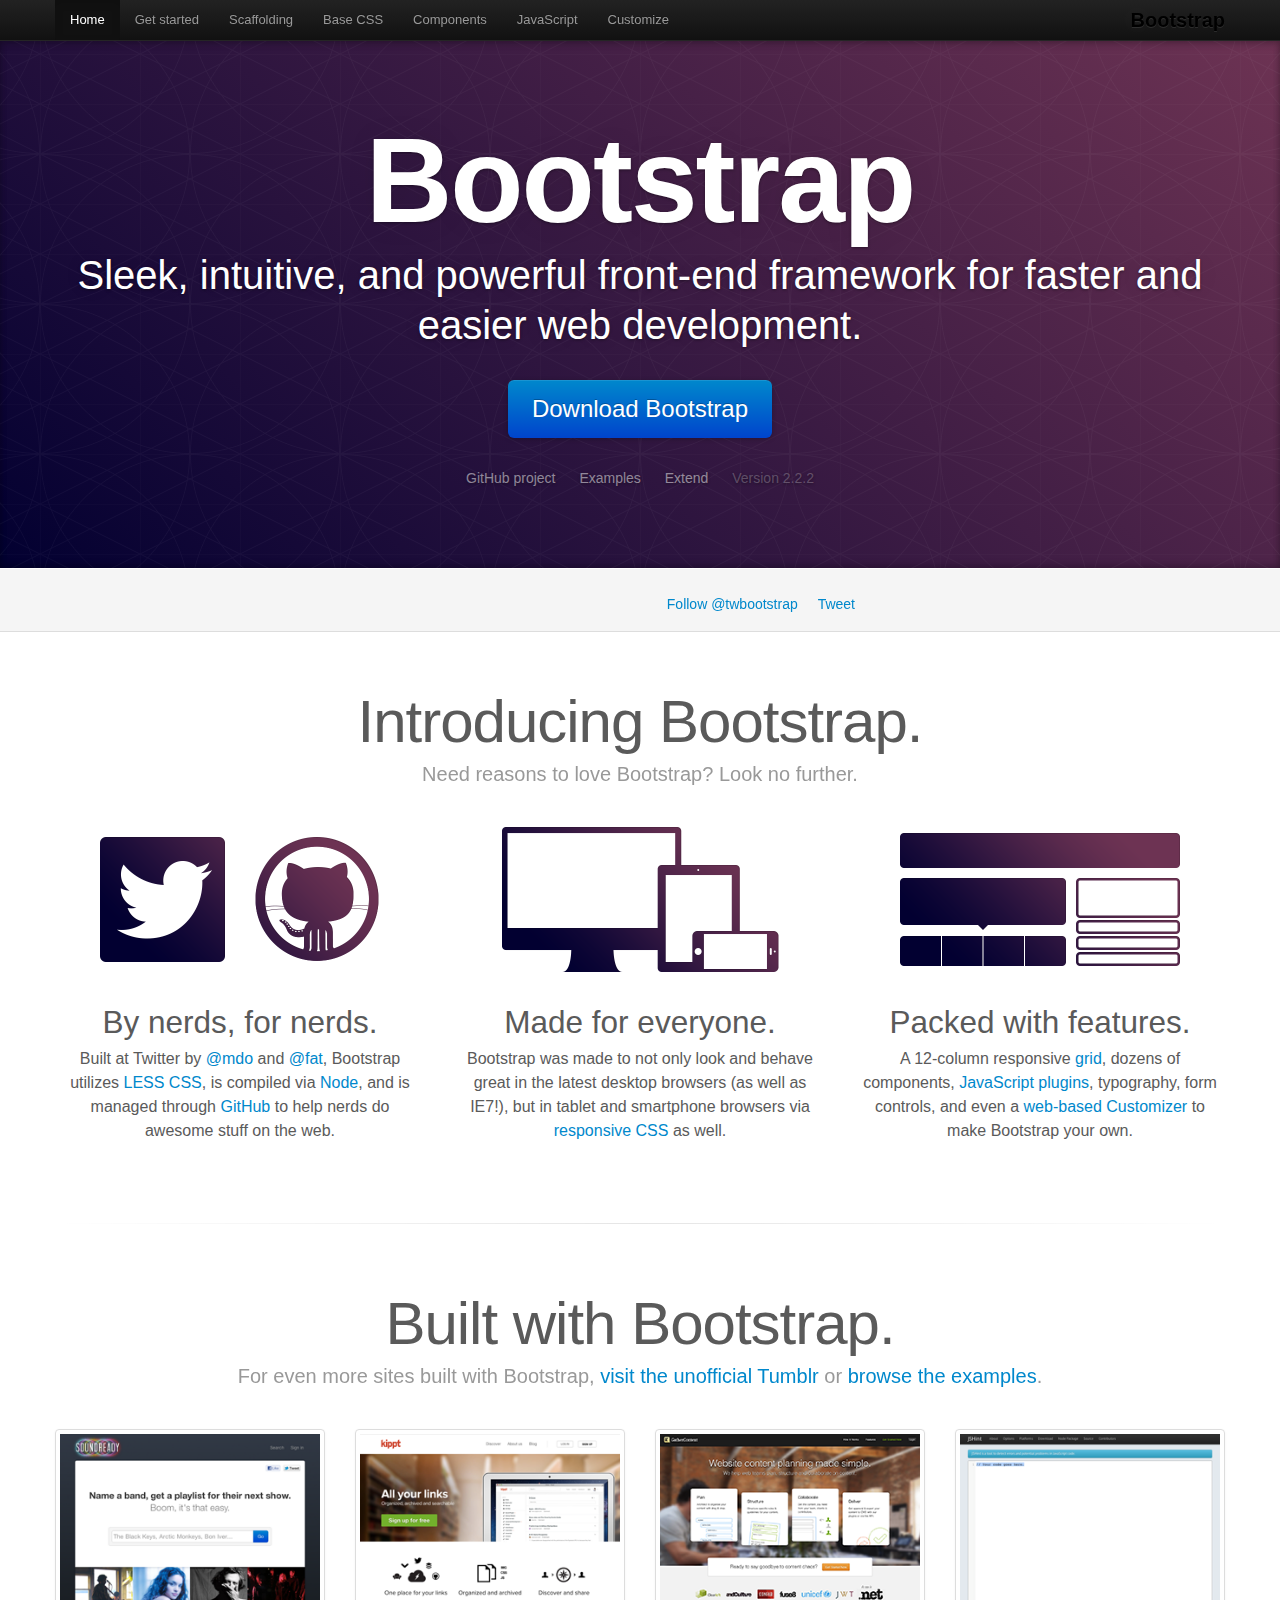
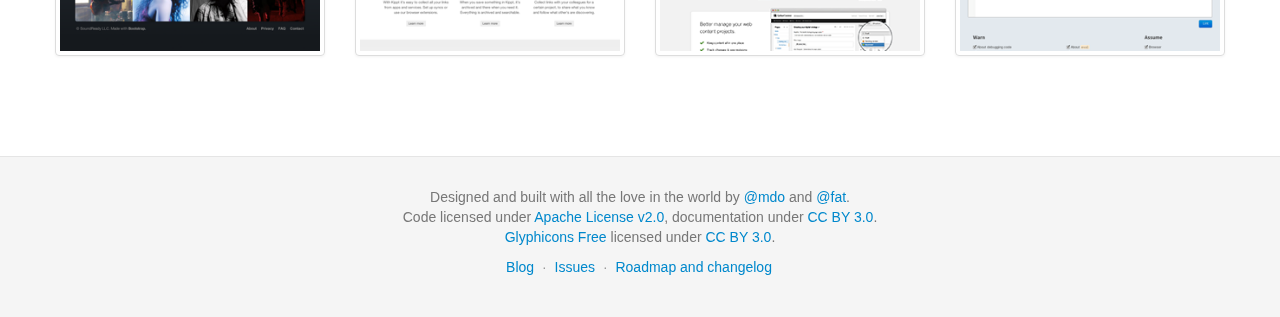
<file: Nova pasta/docs/index.html>
<!DOCTYPE html>
<html lang="en">
  <head>
    <meta charset="utf-8">
    <title>Bootstrap</title>
    <meta name="viewport" content="width=device-width, initial-scale=1.0">
    <meta name="description" content="">
    <meta name="author" content="">

    <!-- Le styles -->
    <link href="assets/css/bootstrap.css" rel="stylesheet">
    <link href="assets/css/bootstrap-responsive.css" rel="stylesheet">
    <link href="assets/css/docs.css" rel="stylesheet">
    <link href="assets/js/google-code-prettify/prettify.css" rel="stylesheet">

    <!-- Le HTML5 shim, for IE6-8 support of HTML5 elements -->
    <!--[if lt IE 9]>
      <script src="http://html5shim.googlecode.com/svn/trunk/html5.js"></script>
    <![endif]-->

    <!-- Le fav and touch icons -->
    <link rel="apple-touch-icon-precomposed" sizes="144x144" href="assets/ico/apple-touch-icon-144-precomposed.png">
    <link rel="apple-touch-icon-precomposed" sizes="114x114" href="assets/ico/apple-touch-icon-114-precomposed.png">
      <link rel="apple-touch-icon-precomposed" sizes="72x72" href="assets/ico/apple-touch-icon-72-precomposed.png">
                    <link rel="apple-touch-icon-precomposed" href="assets/ico/apple-touch-icon-57-precomposed.png">
                                   <link rel="shortcut icon" href="assets/ico/favicon.png">

  </head>

  <body data-spy="scroll" data-target=".bs-docs-sidebar">

    <!-- Navbar
    ================================================== -->
    <div class="navbar navbar-inverse navbar-fixed-top">
      <div class="navbar-inner">
        <div class="container">
          <button type="button" class="btn btn-navbar" data-toggle="collapse" data-target=".nav-collapse">
            <span class="icon-bar"></span>
            <span class="icon-bar"></span>
            <span class="icon-bar"></span>
          </button>
          <a class="brand" href="./index.html">Bootstrap</a>
          <div class="nav-collapse collapse">
            <ul class="nav">
              <li class="active">
                <a href="./index.html">Home</a>
              </li>
              <li class="">
                <a href="./getting-started.html">Get started</a>
              </li>
              <li class="">
                <a href="./scaffolding.html">Scaffolding</a>
              </li>
              <li class="">
                <a href="./base-css.html">Base CSS</a>
              </li>
              <li class="">
                <a href="./components.html">Components</a>
              </li>
              <li class="">
                <a href="./javascript.html">JavaScript</a>
              </li>
              <li class="">
                <a href="./customize.html">Customize</a>
              </li>
            </ul>
          </div>
        </div>
      </div>
    </div>

<div class="jumbotron masthead">
  <div class="container">
    <h1>Bootstrap</h1>
    <p>Sleek, intuitive, and powerful front-end framework for faster and easier web development.</p>
    <p>
      <a href="assets/bootstrap.zip" class="btn btn-primary btn-large" >Download Bootstrap</a>
    </p>
    <ul class="masthead-links">
      <li>
        <a href="http://github.com/twitter/bootstrap" >GitHub project</a>
      </li>
      <li>
        <a href="./getting-started.html#examples" >Examples</a>
      </li>
      <li>
        <a href="./extend.html" >Extend</a>
      </li>
      <li>
        Version 2.2.2
      </li>
    </ul>
  </div>
</div>

<div class="bs-docs-social">
  <div class="container">
    <ul class="bs-docs-social-buttons">
      <li>
        <iframe class="github-btn" src="http://ghbtns.com/github-btn.html?user=twitter&repo=bootstrap&type=watch&count=true" allowtransparency="true" frameborder="0" scrolling="0" width="100px" height="20px"></iframe>
      </li>
      <li>
        <iframe class="github-btn" src="http://ghbtns.com/github-btn.html?user=twitter&repo=bootstrap&type=fork&count=true" allowtransparency="true" frameborder="0" scrolling="0" width="102px" height="20px"></iframe>
      </li>
      <li class="follow-btn">
        <a href="https://twitter.com/twbootstrap" class="twitter-follow-button" data-link-color="#0069D6" data-show-count="true">Follow @twbootstrap</a>
      </li>
      <li class="tweet-btn">
        <a href="https://twitter.com/share" class="twitter-share-button" data-url="http://twitter.github.com/bootstrap/" data-count="horizontal" data-via="twbootstrap" data-related="mdo:Creator of Twitter Bootstrap">Tweet</a>
      </li>
    </ul>
  </div>
</div>

<div class="container">

  <div class="marketing">

    <h1>Introducing Bootstrap.</h1>
    <p class="marketing-byline">Need reasons to love Bootstrap? Look no further.</p>

    <div class="row-fluid">
      <div class="span4">
        <img class="marketing-img" src="assets/img/bs-docs-twitter-github.png">
        <h2>By nerds, for nerds.</h2>
        <p>Built at Twitter by <a href="http://twitter.com/mdo">@mdo</a> and <a href="http://twitter.com/fat">@fat</a>, Bootstrap utilizes <a href="http://lesscss.org">LESS CSS</a>, is compiled via <a href="http://nodejs.org">Node</a>, and is managed through <a href="http://github.com">GitHub</a> to help nerds do awesome stuff on the web.</p>
      </div>
      <div class="span4">
        <img class="marketing-img" src="assets/img/bs-docs-responsive-illustrations.png">
        <h2>Made for everyone.</h2>
        <p>Bootstrap was made to not only look and behave great in the latest desktop browsers (as well as IE7!), but in tablet and smartphone browsers via <a href="./scaffolding.html#responsive">responsive CSS</a> as well.</p>
      </div>
      <div class="span4">
        <img class="marketing-img" src="assets/img/bs-docs-bootstrap-features.png">
        <h2>Packed with features.</h2>
        <p>A 12-column responsive <a href="./scaffolding.html#gridSystem">grid</a>, dozens of components, <a href="./javascript.html">JavaScript plugins</a>, typography, form controls, and even a <a href="./customize.html">web-based Customizer</a> to make Bootstrap your own.</p>
      </div>
    </div>

    <hr class="soften">

    <h1>Built with Bootstrap.</h1>
    <p class="marketing-byline">For even more sites built with Bootstrap, <a href="http://builtwithbootstrap.tumblr.com/" target="_blank">visit the unofficial Tumblr</a> or <a href="./getting-started.html#examples">browse the examples</a>.</p>
    <div class="row-fluid">
      <ul class="thumbnails example-sites">
        <li class="span3">
          <a class="thumbnail" href="http://soundready.fm/" target="_blank">
            <img src="assets/img/example-sites/soundready.png" alt="SoundReady.fm">
          </a>
        </li>
        <li class="span3">
          <a class="thumbnail" href="http://kippt.com/" target="_blank">
            <img src="assets/img/example-sites/kippt.png" alt="Kippt">
          </a>
        </li>
        <li class="span3">
          <a class="thumbnail" href="http://www.gathercontent.com/" target="_blank">
            <img src="assets/img/example-sites/gathercontent.png" alt="Gather Content">
          </a>
        </li>
        <li class="span3">
          <a class="thumbnail" href="http://www.jshint.com/" target="_blank">
            <img src="assets/img/example-sites/jshint.png" alt="JS Hint">
          </a>
        </li>
      </ul>
     </div>

  </div>

</div>



    <!-- Footer
    ================================================== -->
    <footer class="footer">
      <div class="container">
        <p>Designed and built with all the love in the world by <a href="http://twitter.com/mdo" target="_blank">@mdo</a> and <a href="http://twitter.com/fat" target="_blank">@fat</a>.</p>
        <p>Code licensed under <a href="http://www.apache.org/licenses/LICENSE-2.0" target="_blank">Apache License v2.0</a>, documentation under <a href="http://creativecommons.org/licenses/by/3.0/">CC BY 3.0</a>.</p>
        <p><a href="http://glyphicons.com">Glyphicons Free</a> licensed under <a href="http://creativecommons.org/licenses/by/3.0/">CC BY 3.0</a>.</p>
        <ul class="footer-links">
          <li><a href="http://blog.getbootstrap.com">Blog</a></li>
          <li class="muted">&middot;</li>
          <li><a href="https://github.com/twitter/bootstrap/issues?state=open">Issues</a></li>
          <li class="muted">&middot;</li>
          <li><a href="https://github.com/twitter/bootstrap/wiki">Roadmap and changelog</a></li>
        </ul>
      </div>
    </footer>



    <!-- Le javascript
    ================================================== -->
    <!-- Placed at the end of the document so the pages load faster -->
    <script type="text/javascript" src="http://platform.twitter.com/widgets.js"></script>
    <script src="assets/js/jquery.js"></script>
    <script src="assets/js/bootstrap-transition.js"></script>
    <script src="assets/js/bootstrap-alert.js"></script>
    <script src="assets/js/bootstrap-modal.js"></script>
    <script src="assets/js/bootstrap-dropdown.js"></script>
    <script src="assets/js/bootstrap-scrollspy.js"></script>
    <script src="assets/js/bootstrap-tab.js"></script>
    <script src="assets/js/bootstrap-tooltip.js"></script>
    <script src="assets/js/bootstrap-popover.js"></script>
    <script src="assets/js/bootstrap-button.js"></script>
    <script src="assets/js/bootstrap-collapse.js"></script>
    <script src="assets/js/bootstrap-carousel.js"></script>
    <script src="assets/js/bootstrap-typeahead.js"></script>
    <script src="assets/js/bootstrap-affix.js"></script>

    <script src="assets/js/holder/holder.js"></script>
    <script src="assets/js/google-code-prettify/prettify.js"></script>

    <script src="assets/js/application.js"></script>



  </body>
</html>
</file>
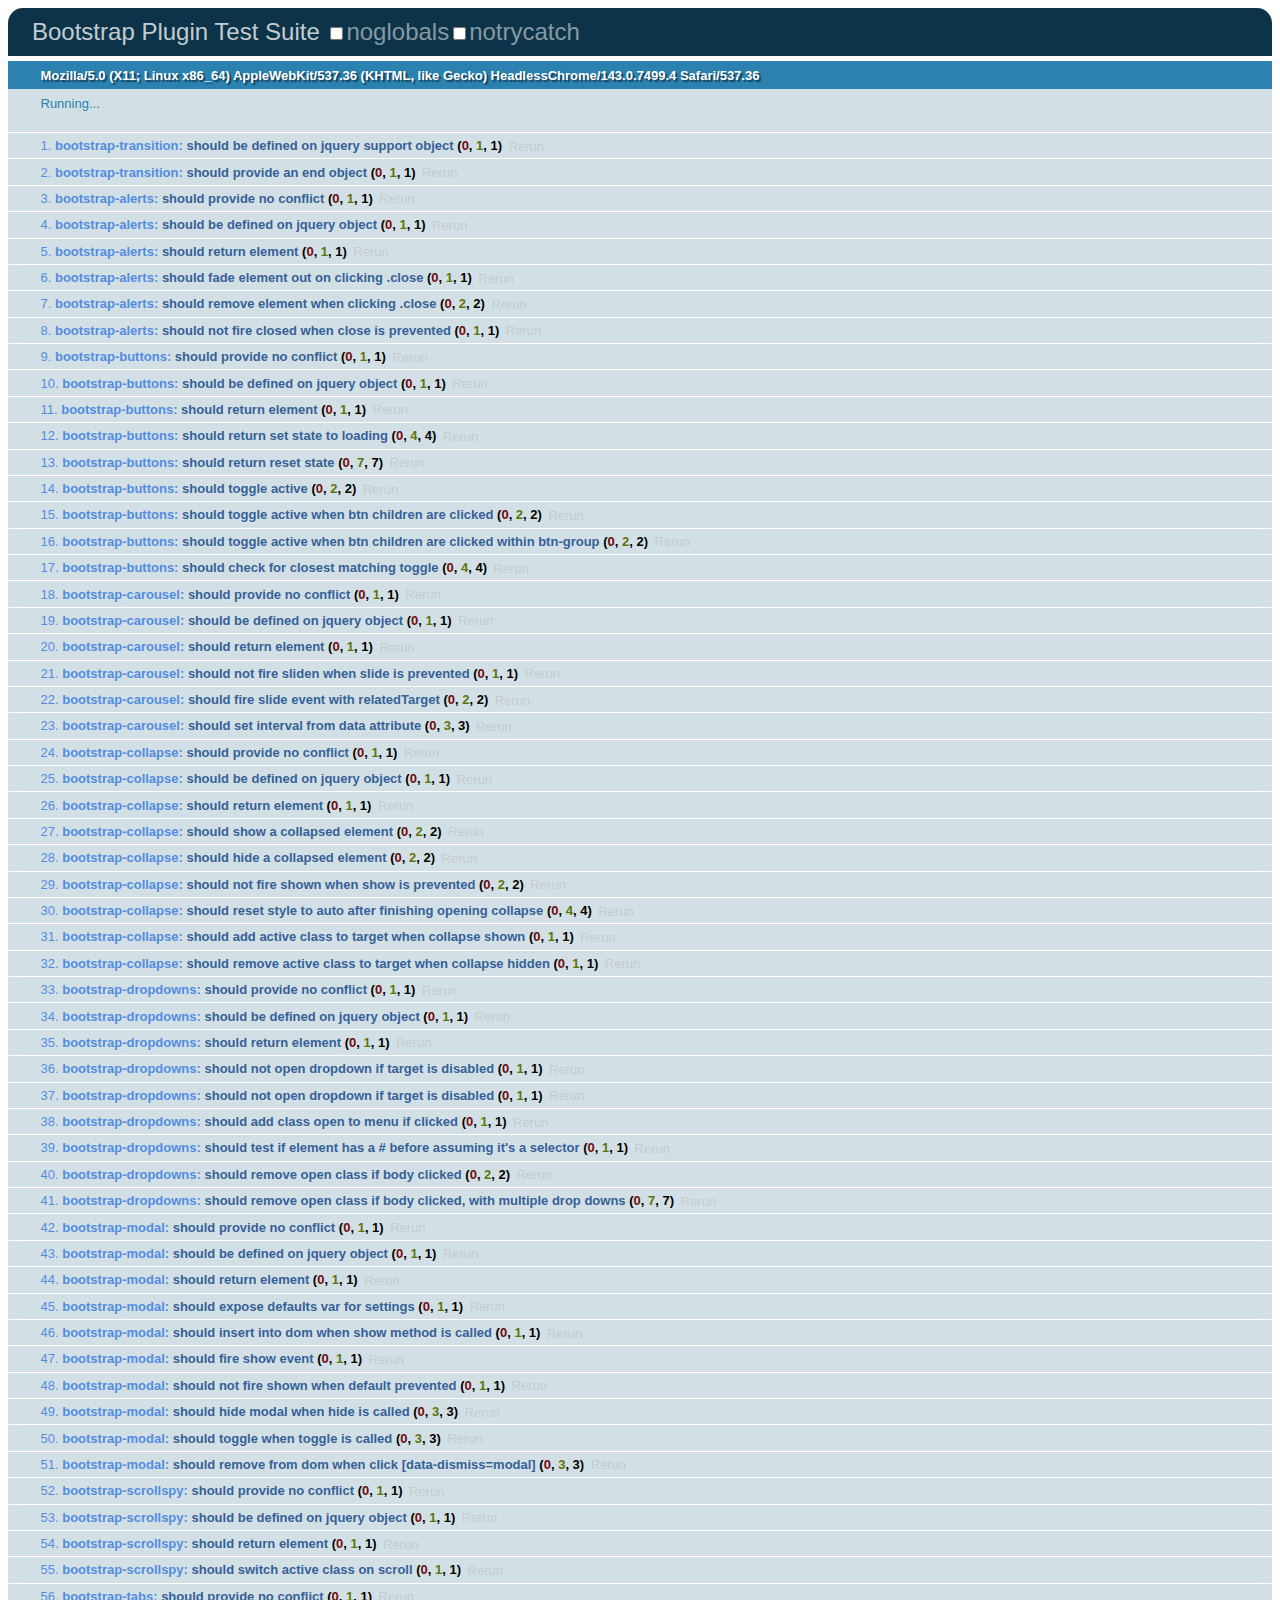
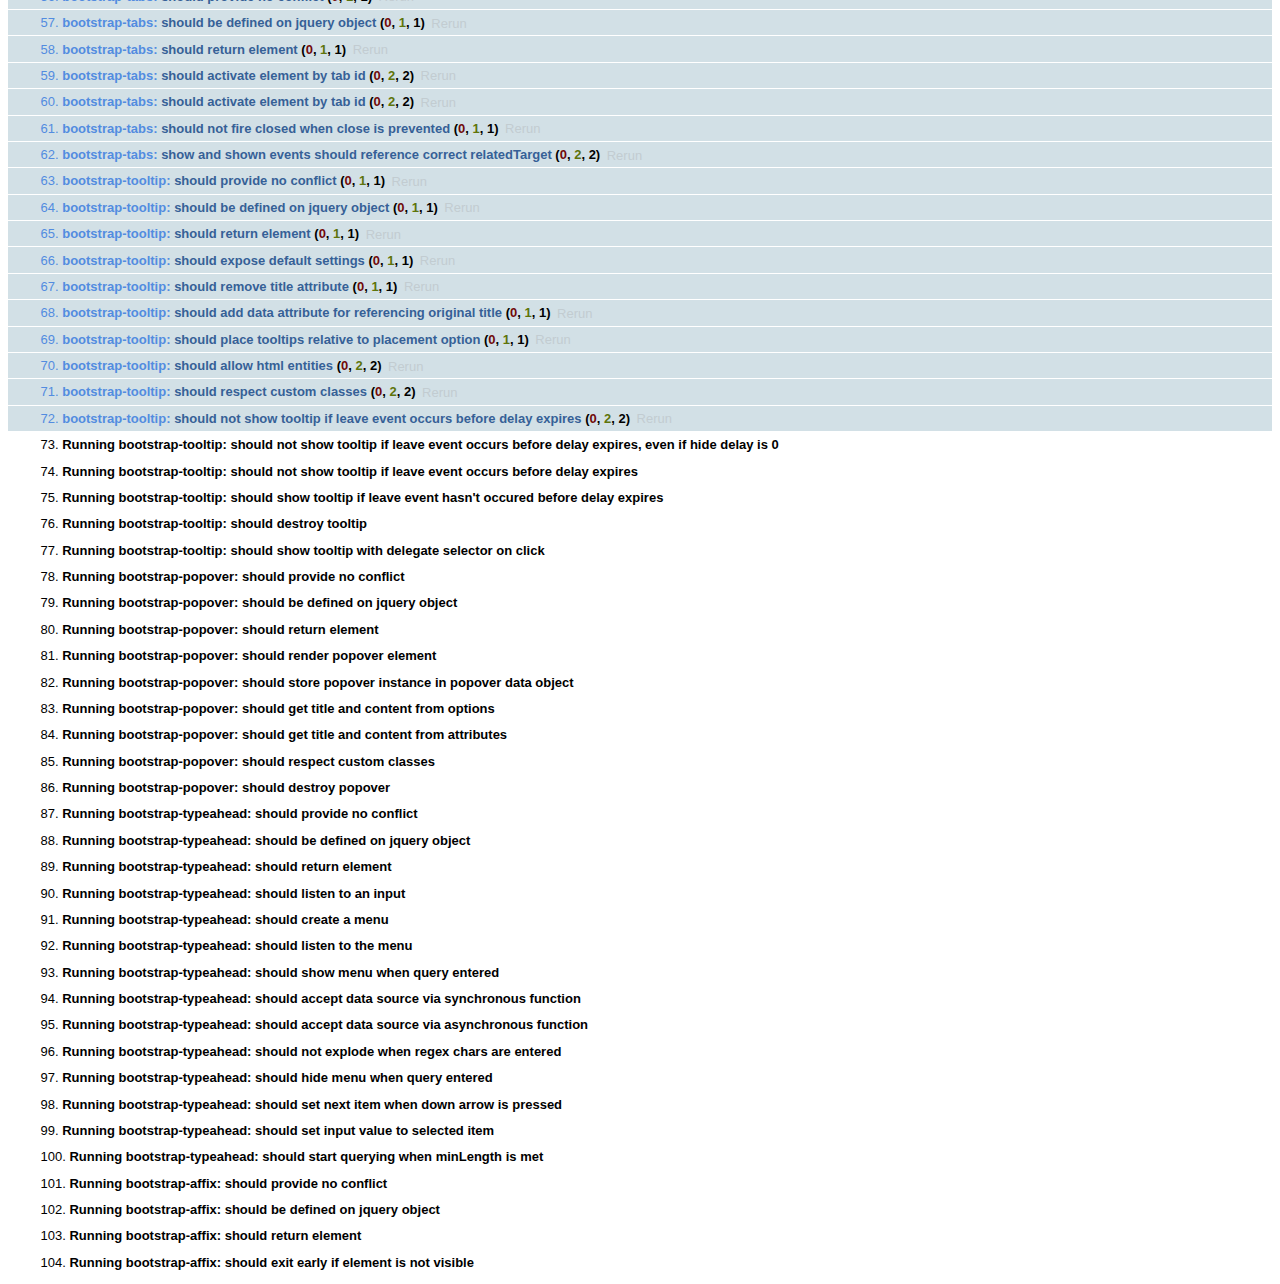
<file: Nova pasta/js/tests/index.html>
<!DOCTYPE HTML>
<html>
<head>
  <title>Bootstrap Plugin Test Suite</title>

  <!-- jquery -->
  <!--<script src="http://code.jquery.com/jquery-1.7.min.js"></script>-->
  <script src="vendor/jquery.js"></script>

  <!-- qunit -->
  <link rel="stylesheet" href="vendor/qunit.css" type="text/css" media="screen" />
  <script src="vendor/qunit.js"></script>

  <!-- phantomjs logging script-->
  <script src="unit/bootstrap-phantom.js"></script>

  <!--  plugin sources -->
  <script src="../../js/bootstrap-transition.js"></script>
  <script src="../../js/bootstrap-alert.js"></script>
  <script src="../../js/bootstrap-button.js"></script>
  <script src="../../js/bootstrap-carousel.js"></script>
  <script src="../../js/bootstrap-collapse.js"></script>
  <script src="../../js/bootstrap-dropdown.js"></script>
  <script src="../../js/bootstrap-modal.js"></script>
  <script src="../../js/bootstrap-scrollspy.js"></script>
  <script src="../../js/bootstrap-tab.js"></script>
  <script src="../../js/bootstrap-tooltip.js"></script>
  <script src="../../js/bootstrap-popover.js"></script>
  <script src="../../js/bootstrap-typeahead.js"></script>
  <script src="../../js/bootstrap-affix.js"></script>

  <!-- unit tests -->
  <script src="unit/bootstrap-transition.js"></script>
  <script src="unit/bootstrap-alert.js"></script>
  <script src="unit/bootstrap-button.js"></script>
  <script src="unit/bootstrap-carousel.js"></script>
  <script src="unit/bootstrap-collapse.js"></script>
  <script src="unit/bootstrap-dropdown.js"></script>
  <script src="unit/bootstrap-modal.js"></script>
  <script src="unit/bootstrap-scrollspy.js"></script>
  <script src="unit/bootstrap-tab.js"></script>
  <script src="unit/bootstrap-tooltip.js"></script>
  <script src="unit/bootstrap-popover.js"></script>
  <script src="unit/bootstrap-typeahead.js"></script>
  <script src="unit/bootstrap-affix.js"></script>
</head>
<body>
  <div>
    <h1 id="qunit-header">Bootstrap Plugin Test Suite</h1>
    <h2 id="qunit-banner"></h2>
    <h2 id="qunit-userAgent"></h2>
    <ol id="qunit-tests"></ol>
    <div id="qunit-fixture"></div>
  </div>
</body>
</html>
</file>
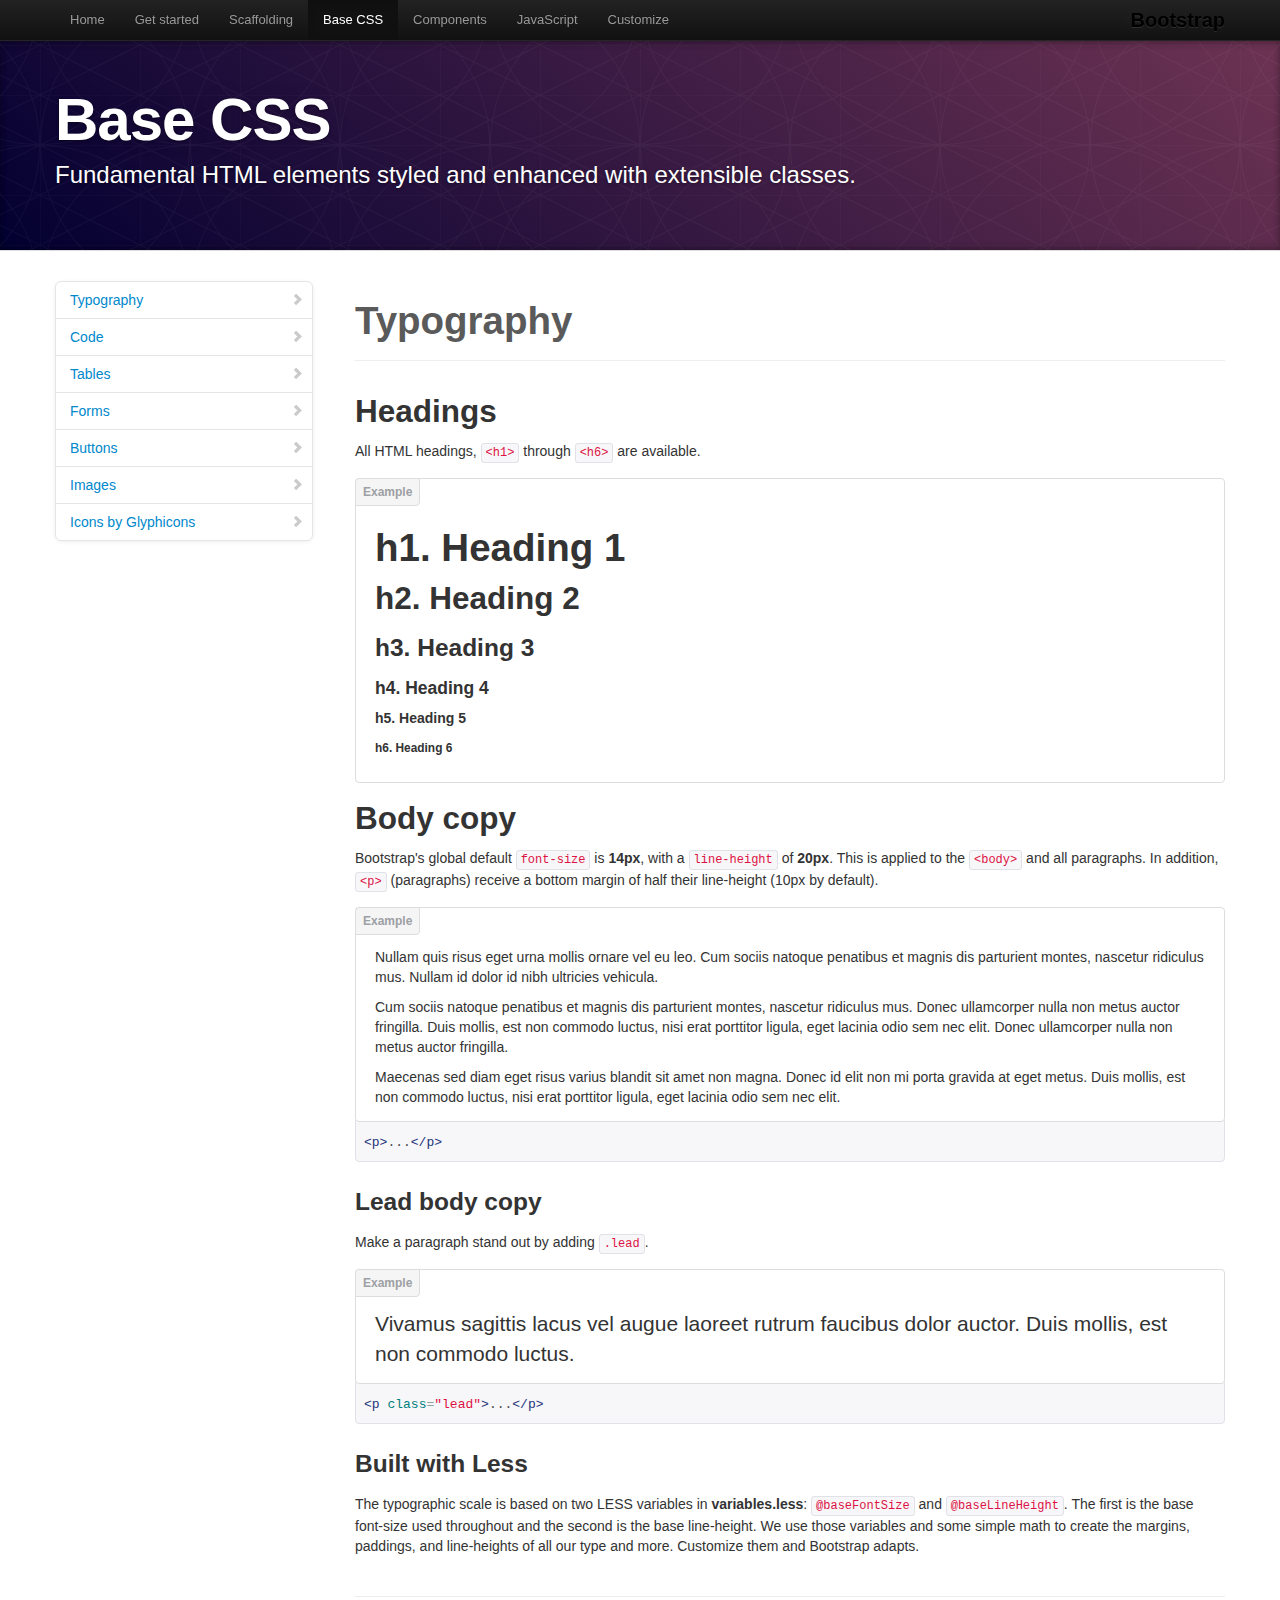
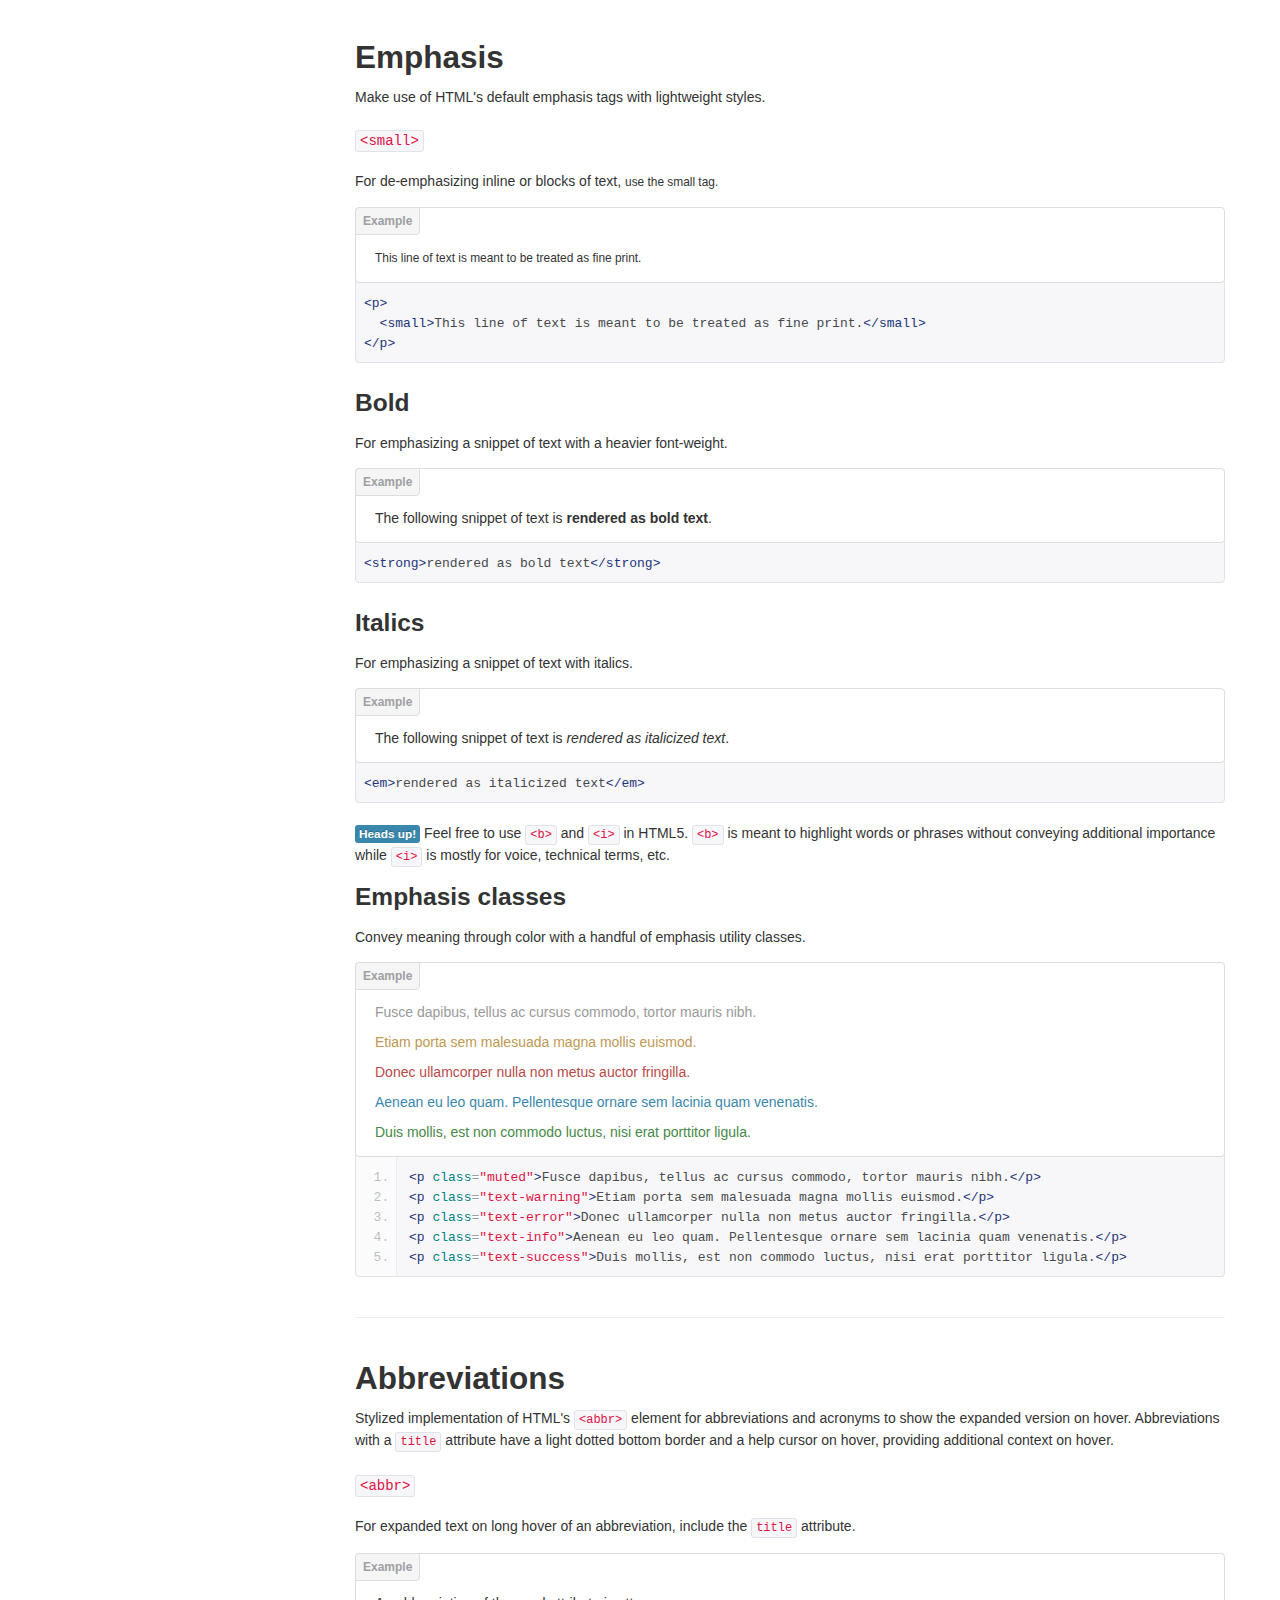
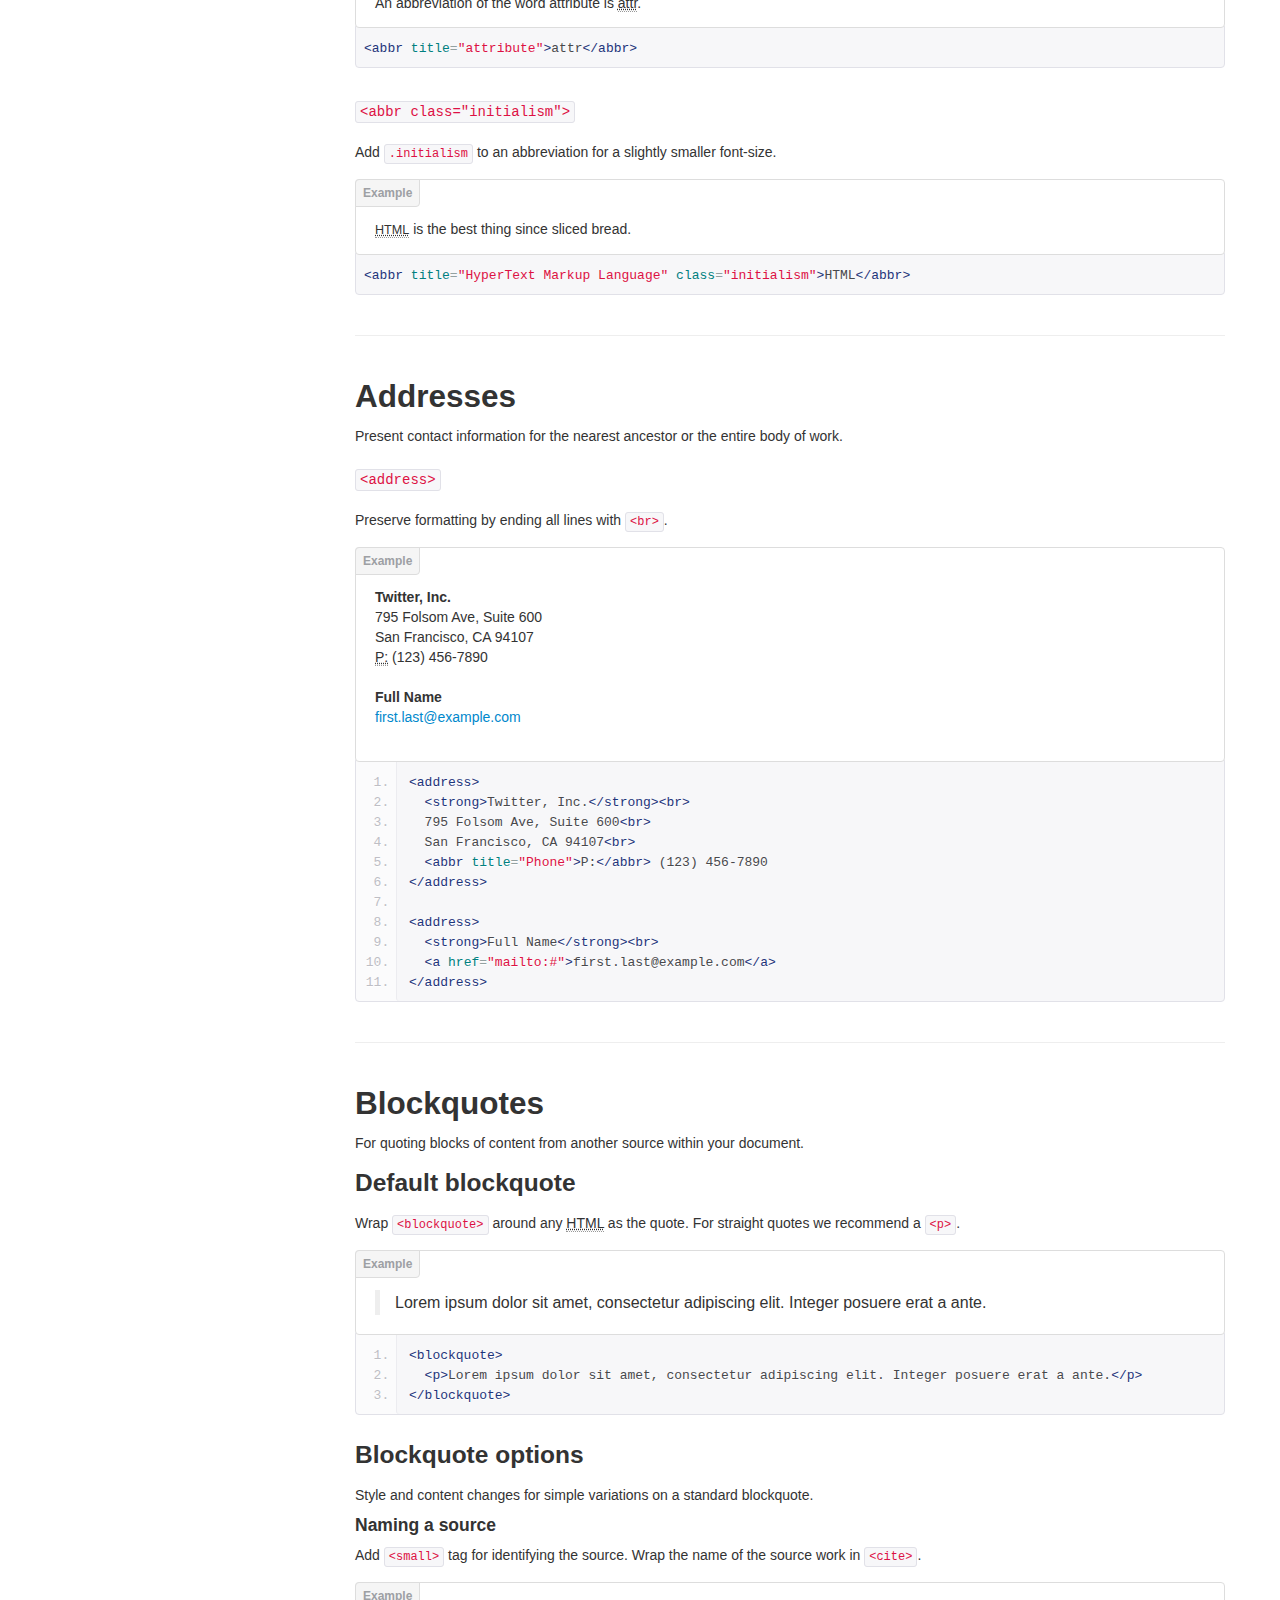
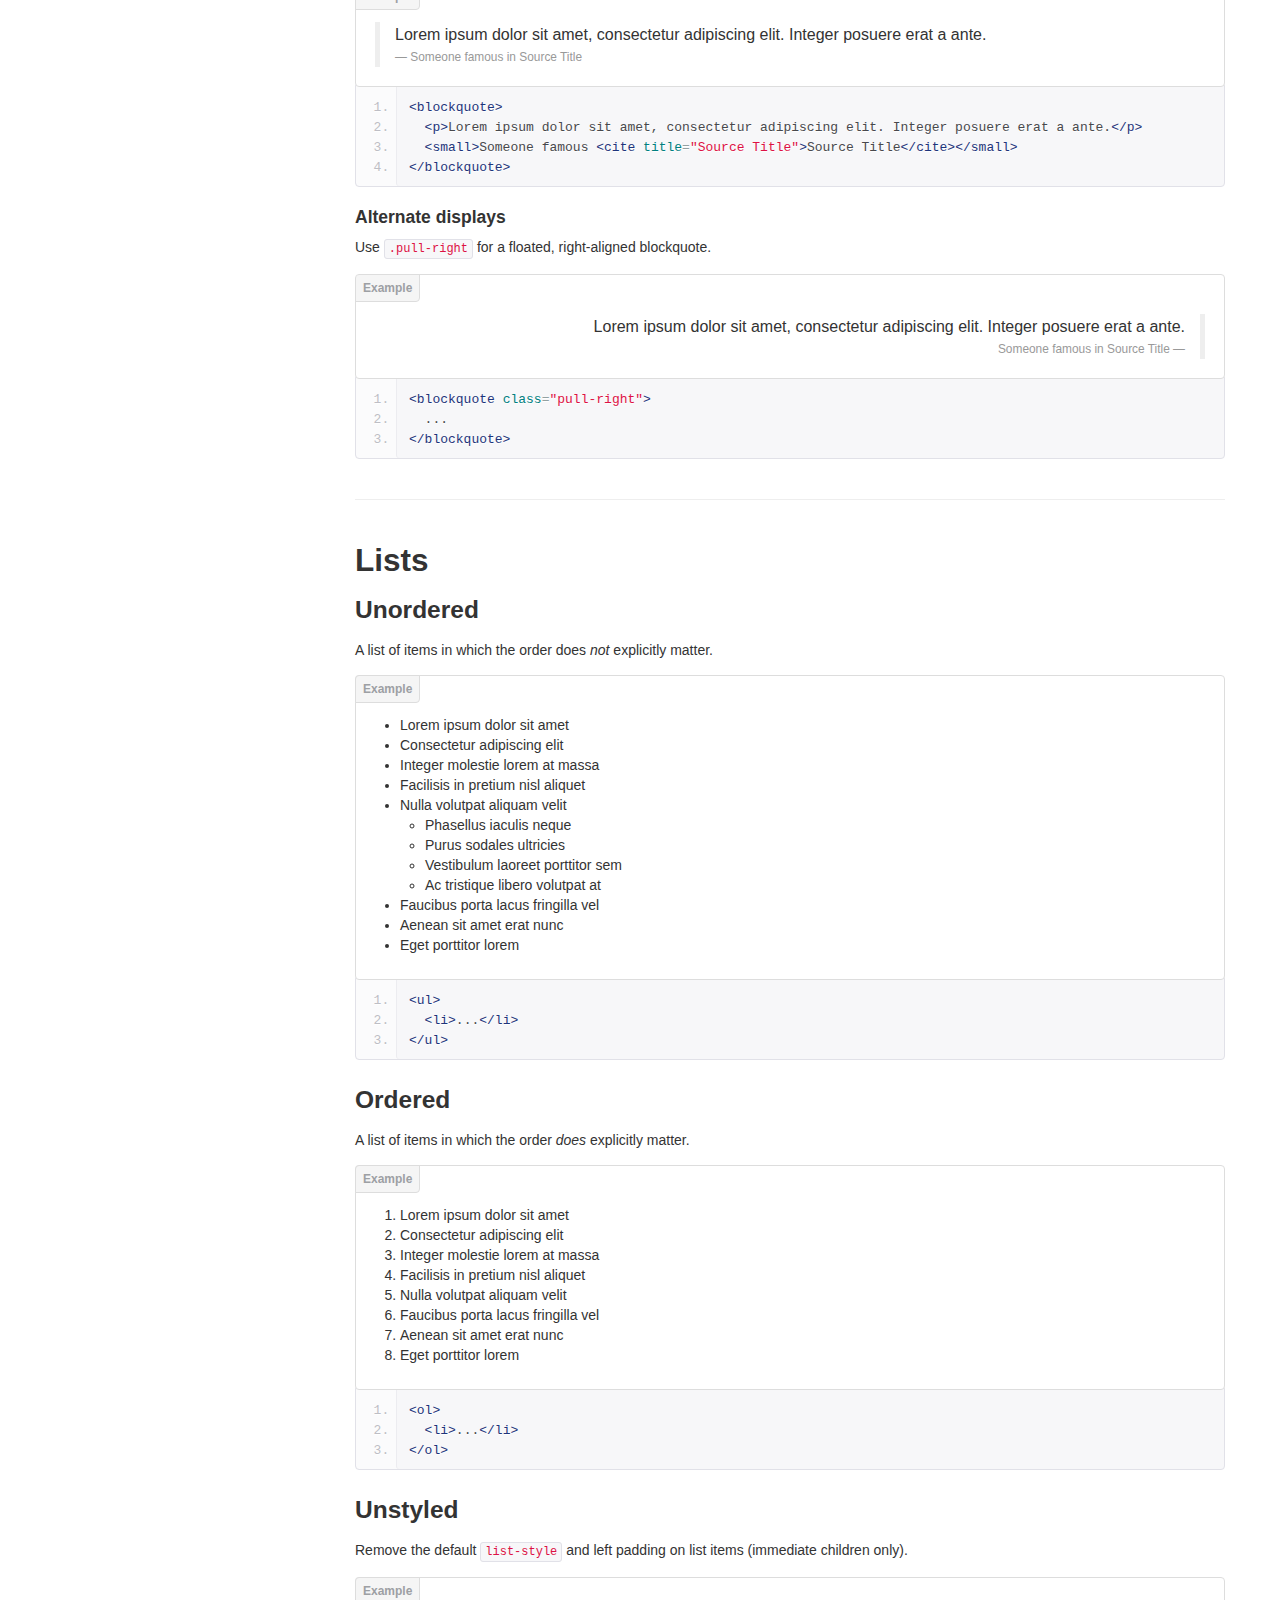
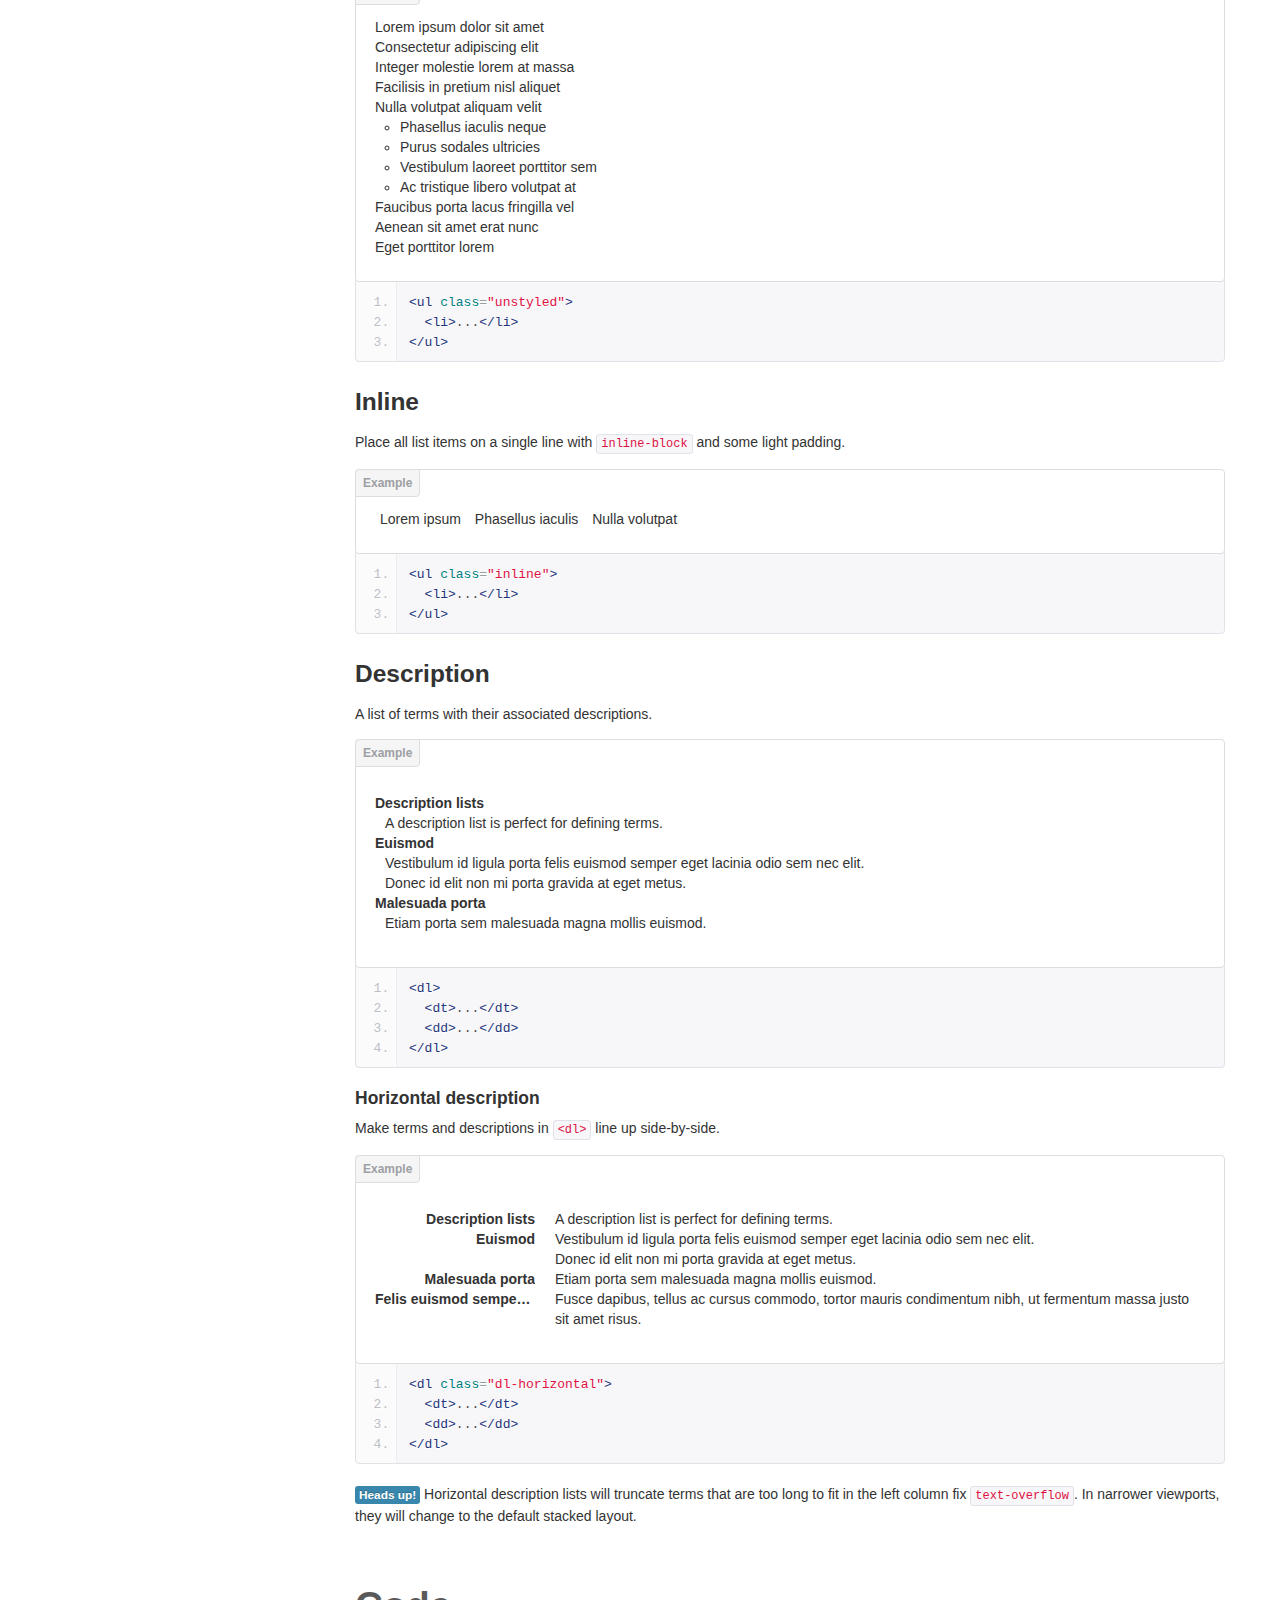
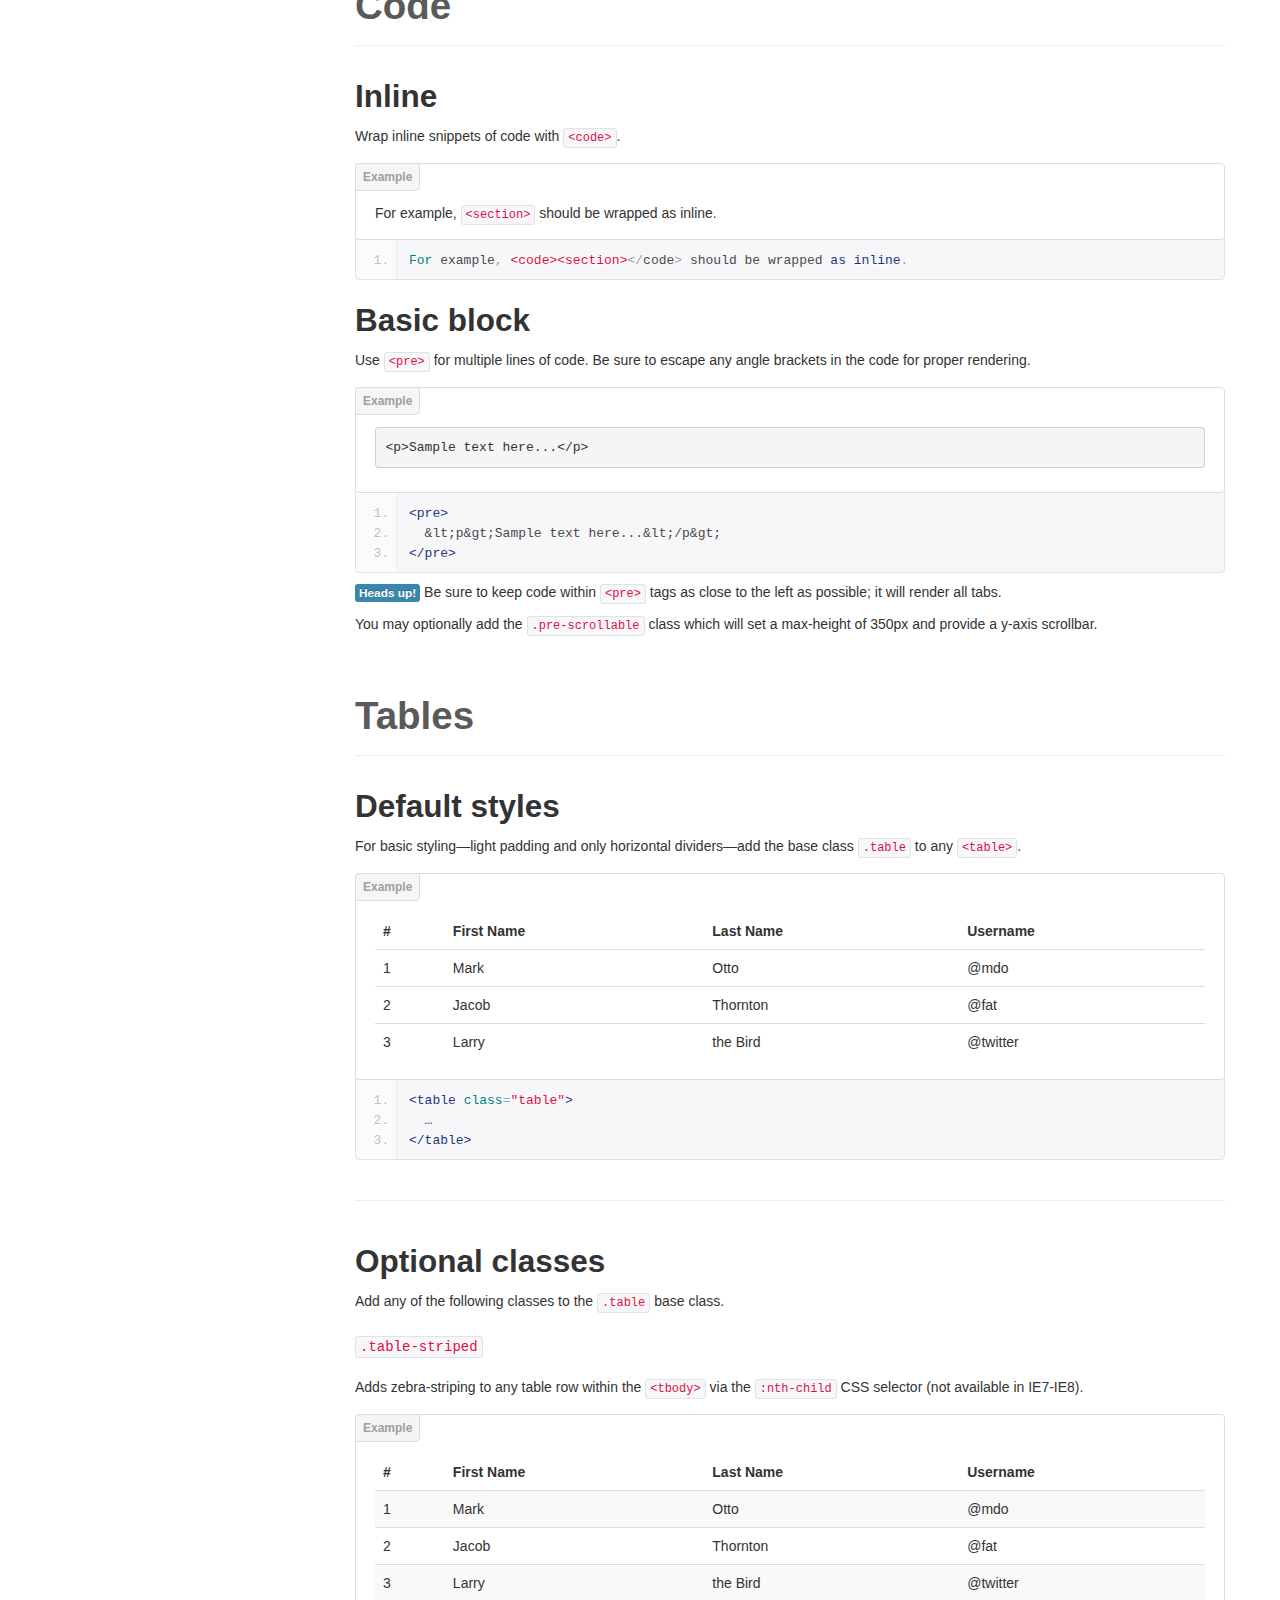
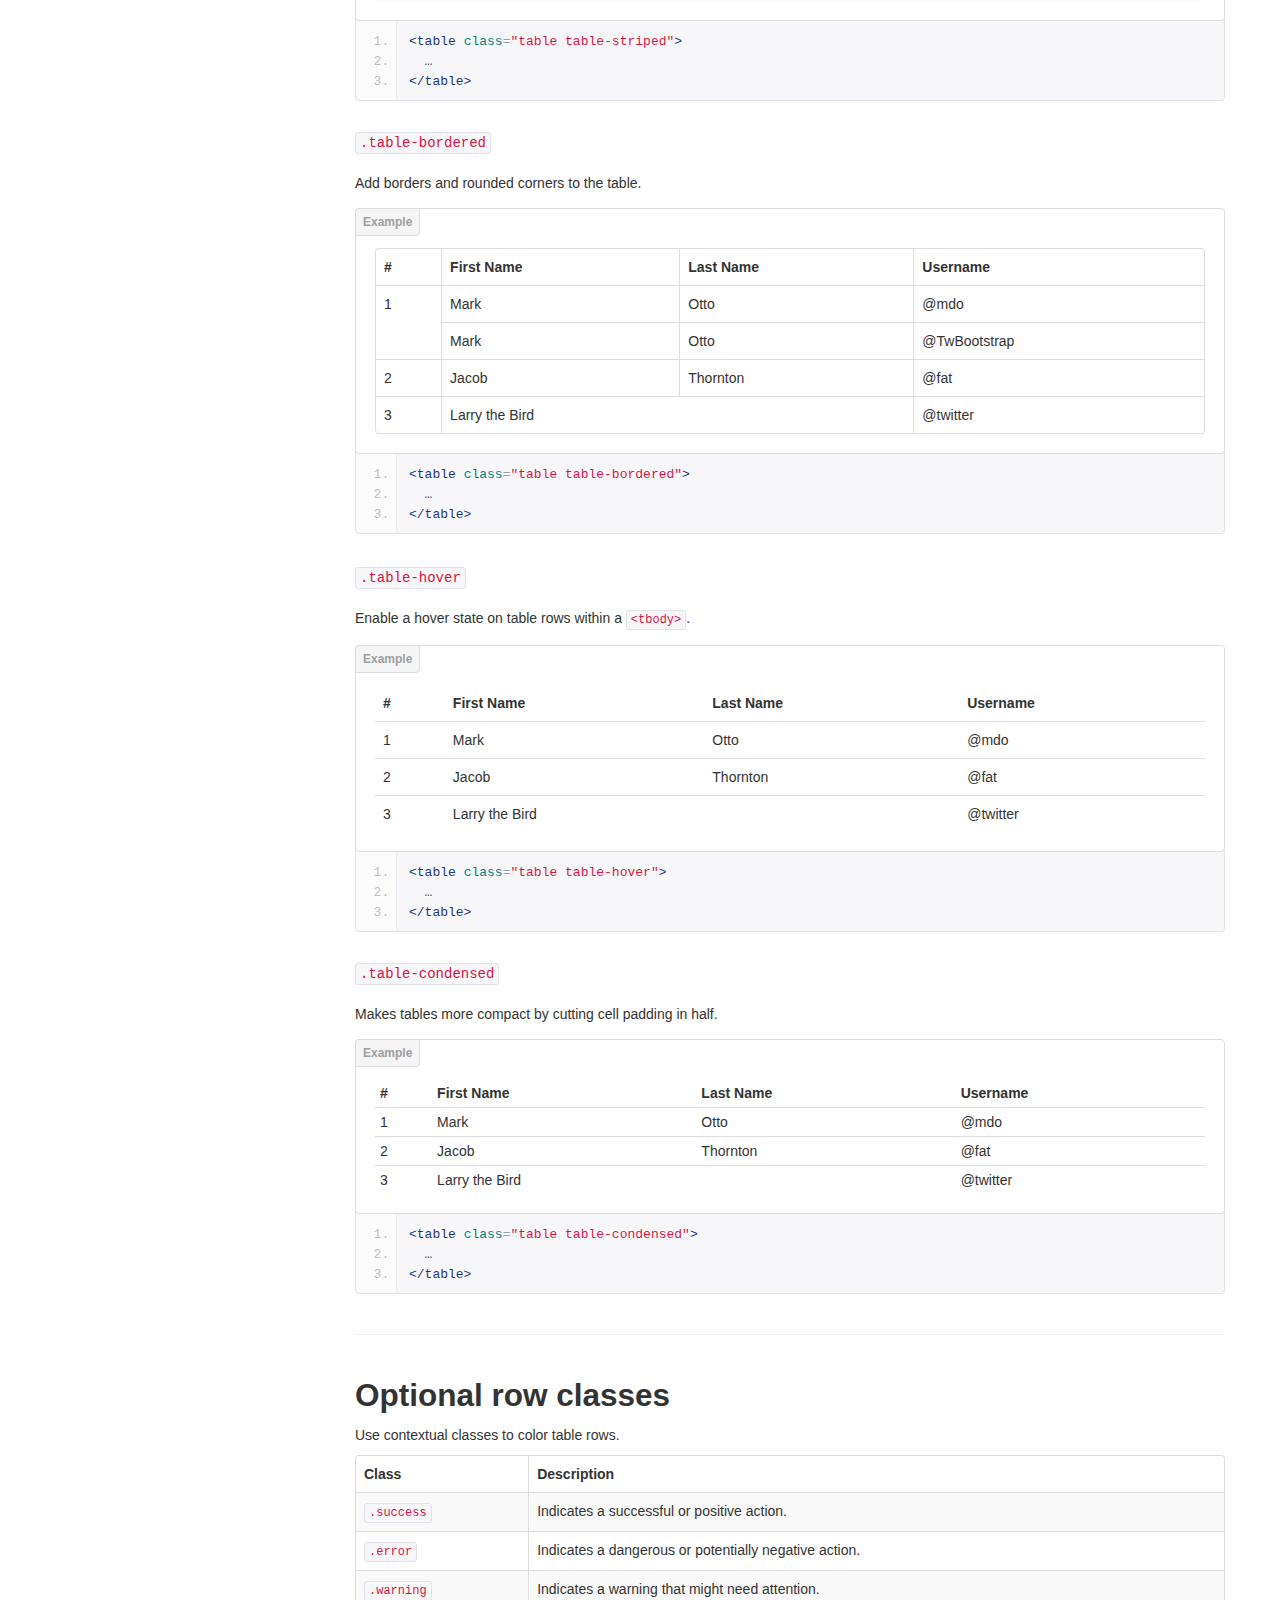
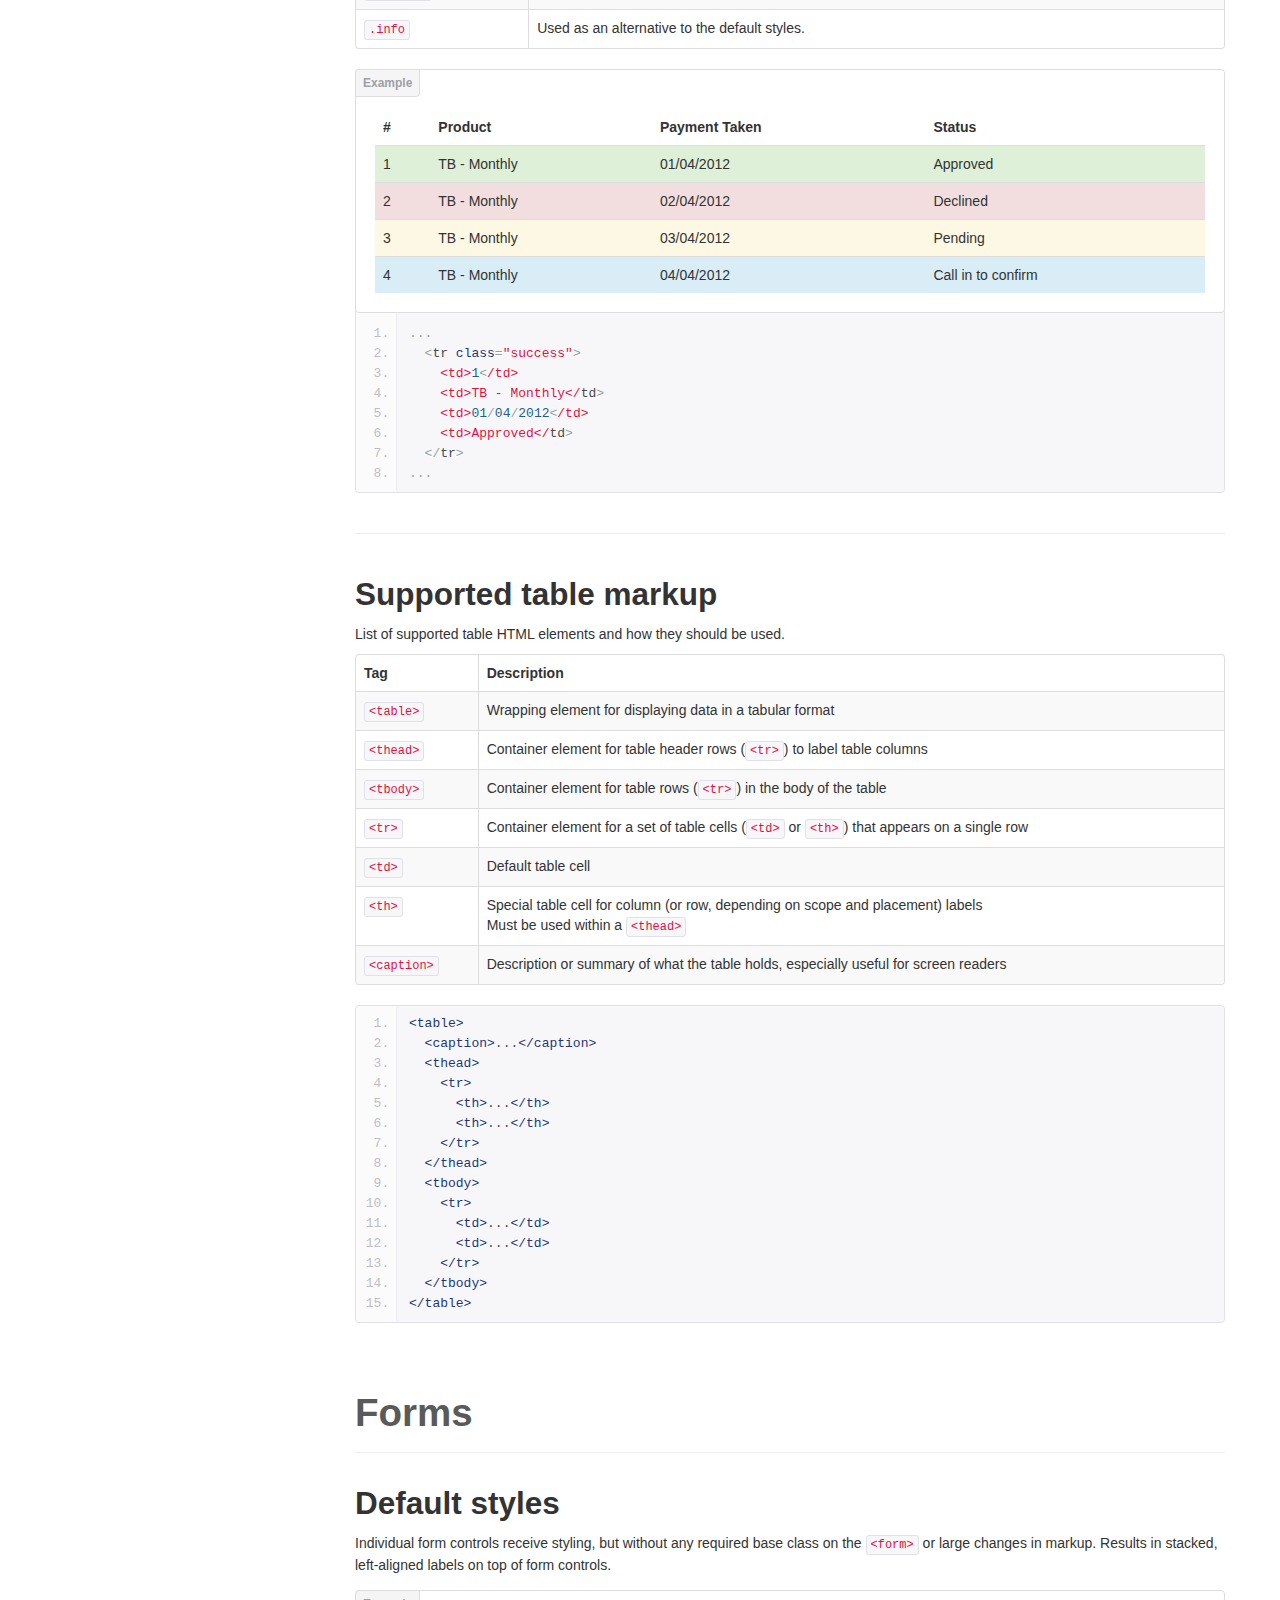
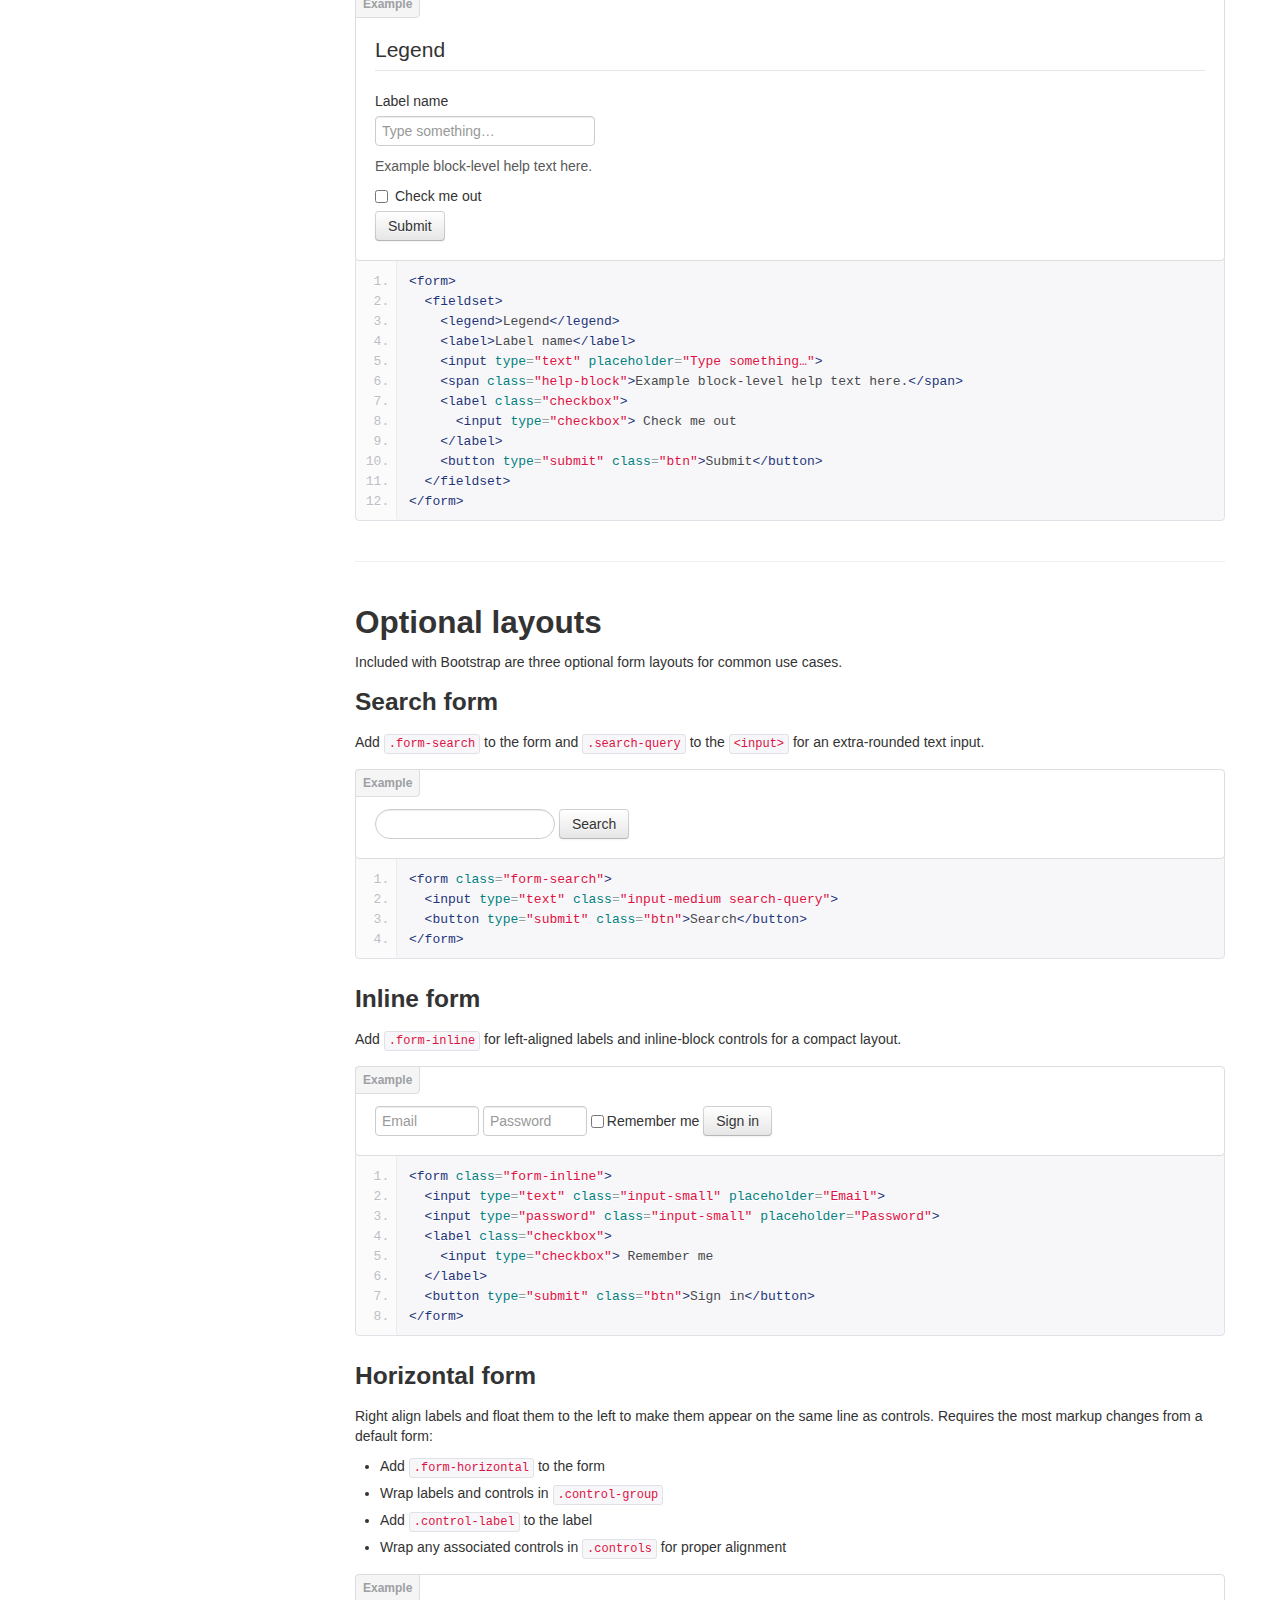
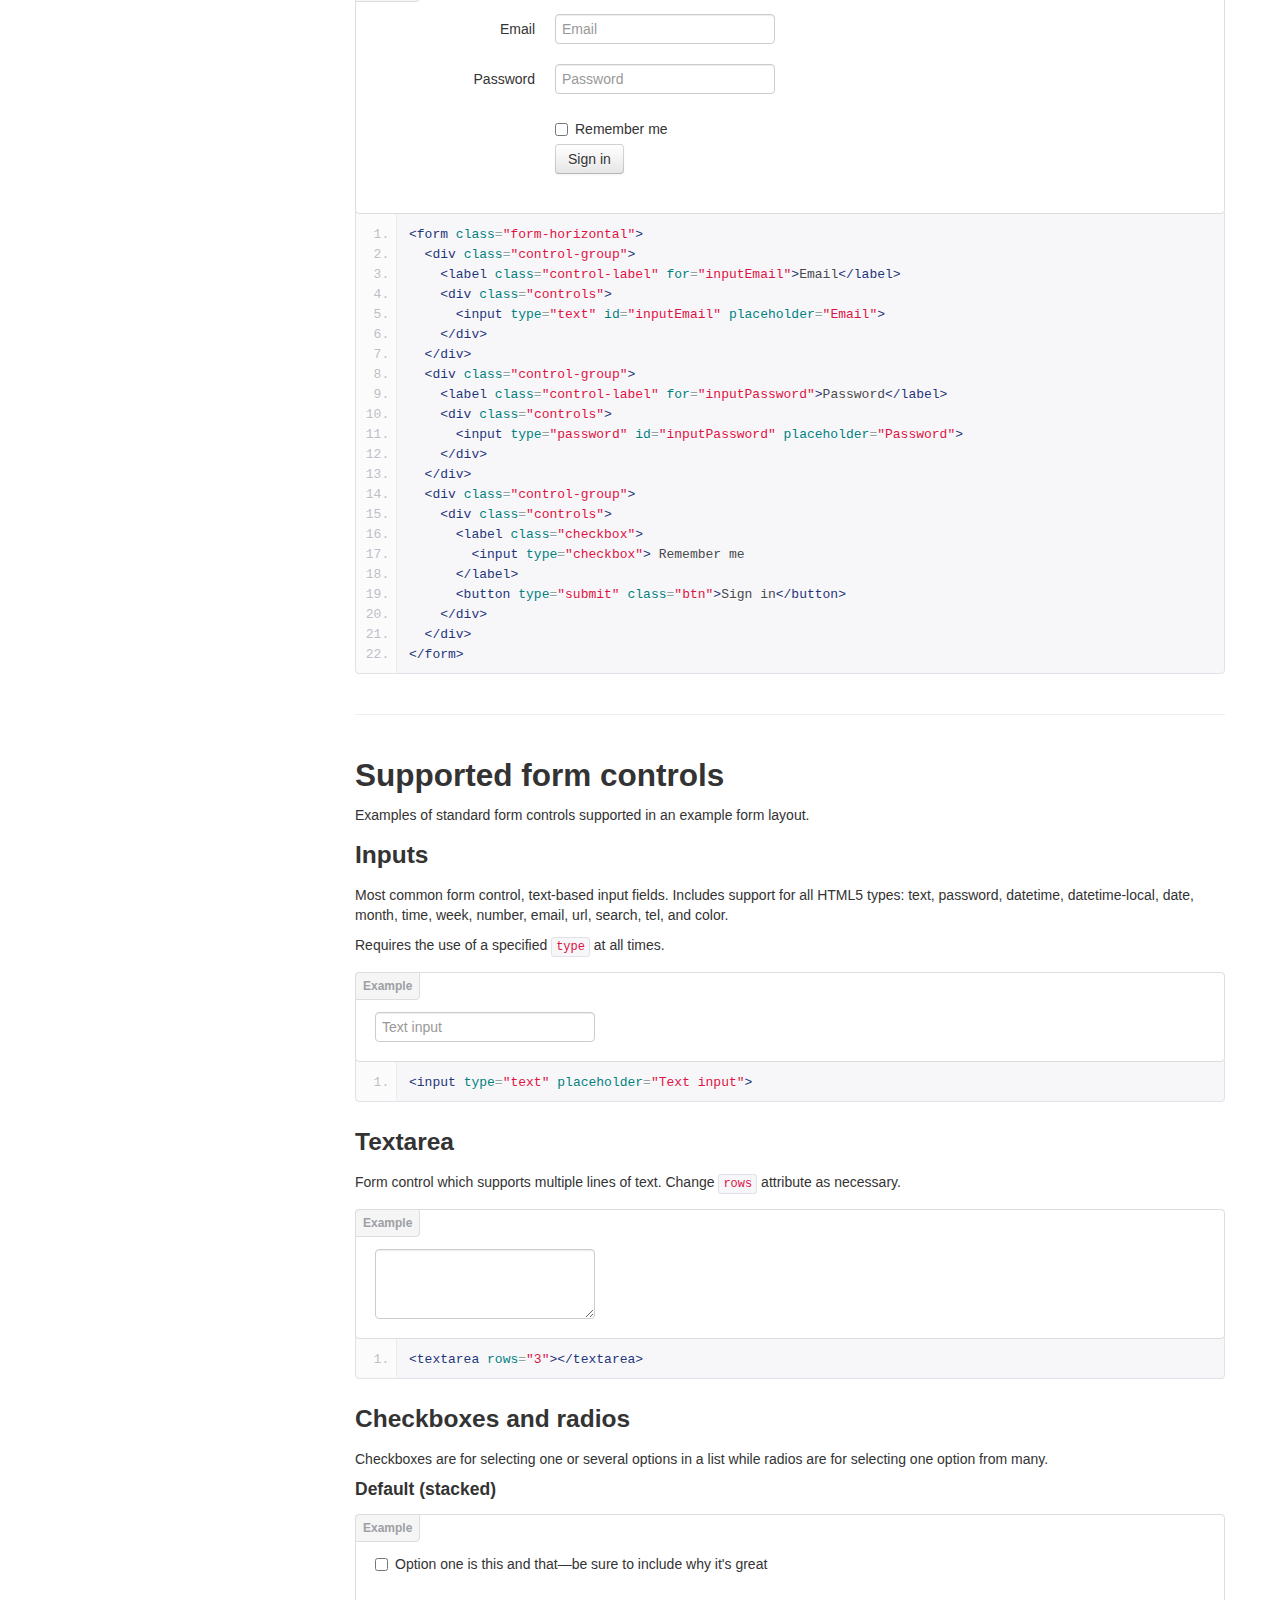
<file: Nova pasta/docs/base-css.html>
<!DOCTYPE html>
<html lang="en">
  <head>
    <meta charset="utf-8">
    <title>Base · Bootstrap</title>
    <meta name="viewport" content="width=device-width, initial-scale=1.0">
    <meta name="description" content="">
    <meta name="author" content="">

    <!-- Le styles -->
    <link href="assets/css/bootstrap.css" rel="stylesheet">
    <link href="assets/css/bootstrap-responsive.css" rel="stylesheet">
    <link href="assets/css/docs.css" rel="stylesheet">
    <link href="assets/js/google-code-prettify/prettify.css" rel="stylesheet">

    <!-- Le HTML5 shim, for IE6-8 support of HTML5 elements -->
    <!--[if lt IE 9]>
      <script src="http://html5shim.googlecode.com/svn/trunk/html5.js"></script>
    <![endif]-->

    <!-- Le fav and touch icons -->
    <link rel="apple-touch-icon-precomposed" sizes="144x144" href="assets/ico/apple-touch-icon-144-precomposed.png">
    <link rel="apple-touch-icon-precomposed" sizes="114x114" href="assets/ico/apple-touch-icon-114-precomposed.png">
      <link rel="apple-touch-icon-precomposed" sizes="72x72" href="assets/ico/apple-touch-icon-72-precomposed.png">
                    <link rel="apple-touch-icon-precomposed" href="assets/ico/apple-touch-icon-57-precomposed.png">
                                   <link rel="shortcut icon" href="assets/ico/favicon.png">

  </head>

  <body data-spy="scroll" data-target=".bs-docs-sidebar">

    <!-- Navbar
    ================================================== -->
    <div class="navbar navbar-inverse navbar-fixed-top">
      <div class="navbar-inner">
        <div class="container">
          <button type="button" class="btn btn-navbar" data-toggle="collapse" data-target=".nav-collapse">
            <span class="icon-bar"></span>
            <span class="icon-bar"></span>
            <span class="icon-bar"></span>
          </button>
          <a class="brand" href="./index.html">Bootstrap</a>
          <div class="nav-collapse collapse">
            <ul class="nav">
              <li class="">
                <a href="./index.html">Home</a>
              </li>
              <li class="">
                <a href="./getting-started.html">Get started</a>
              </li>
              <li class="">
                <a href="./scaffolding.html">Scaffolding</a>
              </li>
              <li class="active">
                <a href="./base-css.html">Base CSS</a>
              </li>
              <li class="">
                <a href="./components.html">Components</a>
              </li>
              <li class="">
                <a href="./javascript.html">JavaScript</a>
              </li>
              <li class="">
                <a href="./customize.html">Customize</a>
              </li>
            </ul>
          </div>
        </div>
      </div>
    </div>

<!-- Subhead
================================================== -->
<header class="jumbotron subhead" id="overview">
  <div class="container">
    <h1>Base CSS</h1>
    <p class="lead">Fundamental HTML elements styled and enhanced with extensible classes.</p>
  </div>
</header>


  <div class="container">

    <!-- Docs nav
    ================================================== -->
    <div class="row">
      <div class="span3 bs-docs-sidebar">
        <ul class="nav nav-list bs-docs-sidenav">
          <li><a href="#typography"><i class="icon-chevron-right"></i> Typography</a></li>
          <li><a href="#code"><i class="icon-chevron-right"></i> Code</a></li>
          <li><a href="#tables"><i class="icon-chevron-right"></i> Tables</a></li>
          <li><a href="#forms"><i class="icon-chevron-right"></i> Forms</a></li>
          <li><a href="#buttons"><i class="icon-chevron-right"></i> Buttons</a></li>
          <li><a href="#images"><i class="icon-chevron-right"></i> Images</a></li>
          <li><a href="#icons"><i class="icon-chevron-right"></i> Icons by Glyphicons</a></li>
        </ul>
      </div>
      <div class="span9">



        <!-- Typography
        ================================================== -->
        <section id="typography">
          <div class="page-header">
            <h1>Typography</h1>
          </div>

          <h2 id="headings">Headings</h2>
          <p>All HTML headings, <code>&lt;h1&gt;</code> through <code>&lt;h6&gt;</code> are available.</p>
          <div class="bs-docs-example">
            <h1>h1. Heading 1</h1>
            <h2>h2. Heading 2</h2>
            <h3>h3. Heading 3</h3>
            <h4>h4. Heading 4</h4>
            <h5>h5. Heading 5</h5>
            <h6>h6. Heading 6</h6>
          </div>

          <h2 id="body-copy">Body copy</h2>
          <p>Bootstrap's global default <code>font-size</code> is <strong>14px</strong>, with a <code>line-height</code> of <strong>20px</strong>. This is applied to the <code>&lt;body&gt;</code> and all paragraphs. In addition, <code>&lt;p&gt;</code> (paragraphs) receive a bottom margin of half their line-height (10px by default).</p>
          <div class="bs-docs-example">
            <p>Nullam quis risus eget urna mollis ornare vel eu leo. Cum sociis natoque penatibus et magnis dis parturient montes, nascetur ridiculus mus. Nullam id dolor id nibh ultricies vehicula.</p>
            <p>Cum sociis natoque penatibus et magnis dis parturient montes, nascetur ridiculus mus. Donec ullamcorper nulla non metus auctor fringilla. Duis mollis, est non commodo luctus, nisi erat porttitor ligula, eget lacinia odio sem nec elit. Donec ullamcorper nulla non metus auctor fringilla.</p>
            <p>Maecenas sed diam eget risus varius blandit sit amet non magna. Donec id elit non mi porta gravida at eget metus. Duis mollis, est non commodo luctus, nisi erat porttitor ligula, eget lacinia odio sem nec elit.</p>
          </div>
          <pre class="prettyprint">&lt;p&gt;...&lt;/p&gt;</pre>

          <h3>Lead body copy</h3>
          <p>Make a paragraph stand out by adding <code>.lead</code>.</p>
          <div class="bs-docs-example">
            <p class="lead">Vivamus sagittis lacus vel augue laoreet rutrum faucibus dolor auctor. Duis mollis, est non commodo luctus.</p>
          </div>
          <pre class="prettyprint">&lt;p class="lead"&gt;...&lt;/p&gt;</pre>

          <h3>Built with Less</h3>
          <p>The typographic scale is based on two LESS variables in <strong>variables.less</strong>: <code>@baseFontSize</code> and <code>@baseLineHeight</code>. The first is the base font-size used throughout and the second is the base line-height. We use those variables and some simple math to create the margins, paddings, and line-heights of all our type and more. Customize them and Bootstrap adapts.</p>


          <hr class="bs-docs-separator">


          <h2 id="emphasis">Emphasis</h2>
          <p>Make use of HTML's default emphasis tags with lightweight styles.</p>

          <h3><code>&lt;small&gt;</code></h3>
          <p>For de-emphasizing inline or blocks of text, <small>use the small tag.</small></p>
          <div class="bs-docs-example">
            <p><small>This line of text is meant to be treated as fine print.</small></p>
          </div>
<pre class="prettyprint">
&lt;p&gt;
  &lt;small&gt;This line of text is meant to be treated as fine print.&lt;/small&gt;
&lt;/p&gt;
</pre>

          <h3>Bold</h3>
          <p>For emphasizing a snippet of text with a heavier font-weight.</p>
          <div class="bs-docs-example">
            <p>The following snippet of text is <strong>rendered as bold text</strong>.</p>
          </div>
          <pre class="prettyprint">&lt;strong&gt;rendered as bold text&lt;/strong&gt;</pre>

          <h3>Italics</h3>
          <p>For emphasizing a snippet of text with italics.</p>
          <div class="bs-docs-example">
            <p>The following snippet of text is <em>rendered as italicized text</em>.</p>
          </div>
          <pre class="prettyprint">&lt;em&gt;rendered as italicized text&lt;/em&gt;</pre>

          <p><span class="label label-info">Heads up!</span> Feel free to use <code>&lt;b&gt;</code> and <code>&lt;i&gt;</code> in HTML5. <code>&lt;b&gt;</code> is meant to highlight words or phrases without conveying additional importance while <code>&lt;i&gt;</code> is mostly for voice, technical terms, etc.</p>

          <h3>Emphasis classes</h3>
          <p>Convey meaning through color with a handful of emphasis utility classes.</p>
          <div class="bs-docs-example">
            <p class="muted">Fusce dapibus, tellus ac cursus commodo, tortor mauris nibh.</p>
            <p class="text-warning">Etiam porta sem malesuada magna mollis euismod.</p>
            <p class="text-error">Donec ullamcorper nulla non metus auctor fringilla.</p>
            <p class="text-info">Aenean eu leo quam. Pellentesque ornare sem lacinia quam venenatis.</p>
            <p class="text-success">Duis mollis, est non commodo luctus, nisi erat porttitor ligula.</p>
          </div>
<pre class="prettyprint linenums">
&lt;p class="muted"&gt;Fusce dapibus, tellus ac cursus commodo, tortor mauris nibh.&lt;/p&gt;
&lt;p class="text-warning"&gt;Etiam porta sem malesuada magna mollis euismod.&lt;/p&gt;
&lt;p class="text-error"&gt;Donec ullamcorper nulla non metus auctor fringilla.&lt;/p&gt;
&lt;p class="text-info"&gt;Aenean eu leo quam. Pellentesque ornare sem lacinia quam venenatis.&lt;/p&gt;
&lt;p class="text-success"&gt;Duis mollis, est non commodo luctus, nisi erat porttitor ligula.&lt;/p&gt;
</pre>


          <hr class="bs-docs-separator">


          <h2 id="abbreviations">Abbreviations</h2>
          <p>Stylized implementation of HTML's <code>&lt;abbr&gt;</code> element for abbreviations and acronyms to show the expanded version on hover. Abbreviations with a <code>title</code> attribute have a light dotted bottom border and a help cursor on hover, providing additional context on hover.</p>

          <h3><code>&lt;abbr&gt;</code></h3>
          <p>For expanded text on long hover of an abbreviation, include the <code>title</code> attribute.</p>
          <div class="bs-docs-example">
            <p>An abbreviation of the word attribute is <abbr title="attribute">attr</abbr>.</p>
          </div>
          <pre class="prettyprint">&lt;abbr title="attribute"&gt;attr&lt;/abbr&gt;</pre>

          <h3><code>&lt;abbr class="initialism"&gt;</code></h3>
          <p>Add <code>.initialism</code> to an abbreviation for a slightly smaller font-size.</p>
          <div class="bs-docs-example">
            <p><abbr title="HyperText Markup Language" class="initialism">HTML</abbr> is the best thing since sliced bread.</p>
          </div>
          <pre class="prettyprint">&lt;abbr title="HyperText Markup Language" class="initialism"&gt;HTML&lt;/abbr&gt;</pre>


          <hr class="bs-docs-separator">


          <h2 id="addresses">Addresses</h2>
          <p>Present contact information for the nearest ancestor or the entire body of work.</p>

          <h3><code>&lt;address&gt;</code></h3>
          <p>Preserve formatting by ending all lines with <code>&lt;br&gt;</code>.</p>
          <div class="bs-docs-example">
            <address>
              <strong>Twitter, Inc.</strong><br>
              795 Folsom Ave, Suite 600<br>
              San Francisco, CA 94107<br>
              <abbr title="Phone">P:</abbr> (123) 456-7890
            </address>
            <address>
              <strong>Full Name</strong><br>
              <a href="mailto:#">first.last@example.com</a>
            </address>
          </div>
<pre class="prettyprint linenums">
&lt;address&gt;
  &lt;strong&gt;Twitter, Inc.&lt;/strong&gt;&lt;br&gt;
  795 Folsom Ave, Suite 600&lt;br&gt;
  San Francisco, CA 94107&lt;br&gt;
  &lt;abbr title="Phone"&gt;P:&lt;/abbr&gt; (123) 456-7890
&lt;/address&gt;

&lt;address&gt;
  &lt;strong&gt;Full Name&lt;/strong&gt;&lt;br&gt;
  &lt;a href="mailto:#"&gt;first.last@example.com&lt;/a&gt;
&lt;/address&gt;
</pre>


          <hr class="bs-docs-separator">


          <h2 id="blockquotes">Blockquotes</h2>
          <p>For quoting blocks of content from another source within your document.</p>

          <h3>Default blockquote</h3>
          <p>Wrap <code>&lt;blockquote&gt;</code> around any <abbr title="HyperText Markup Language">HTML</abbr> as the quote. For straight quotes we recommend a <code>&lt;p&gt;</code>.</p>
          <div class="bs-docs-example">
            <blockquote>
              <p>Lorem ipsum dolor sit amet, consectetur adipiscing elit. Integer posuere erat a ante.</p>
            </blockquote>
          </div>
<pre class="prettyprint linenums">
&lt;blockquote&gt;
  &lt;p&gt;Lorem ipsum dolor sit amet, consectetur adipiscing elit. Integer posuere erat a ante.&lt;/p&gt;
&lt;/blockquote&gt;
</pre>

          <h3>Blockquote options</h3>
          <p>Style and content changes for simple variations on a standard blockquote.</p>

          <h4>Naming a source</h4>
          <p>Add <code>&lt;small&gt;</code> tag for identifying the source. Wrap the name of the source work in <code>&lt;cite&gt;</code>.</p>
          <div class="bs-docs-example">
            <blockquote>
              <p>Lorem ipsum dolor sit amet, consectetur adipiscing elit. Integer posuere erat a ante.</p>
              <small>Someone famous in <cite title="Source Title">Source Title</cite></small>
            </blockquote>
          </div>
<pre class="prettyprint linenums">
&lt;blockquote&gt;
  &lt;p&gt;Lorem ipsum dolor sit amet, consectetur adipiscing elit. Integer posuere erat a ante.&lt;/p&gt;
  &lt;small&gt;Someone famous &lt;cite title="Source Title"&gt;Source Title&lt;/cite&gt;&lt;/small&gt;
&lt;/blockquote&gt;
</pre>

          <h4>Alternate displays</h4>
          <p>Use <code>.pull-right</code> for a floated, right-aligned blockquote.</p>
          <div class="bs-docs-example" style="overflow: hidden;">
            <blockquote class="pull-right">
              <p>Lorem ipsum dolor sit amet, consectetur adipiscing elit. Integer posuere erat a ante.</p>
              <small>Someone famous in <cite title="Source Title">Source Title</cite></small>
            </blockquote>
          </div>
<pre class="prettyprint linenums">
&lt;blockquote class="pull-right"&gt;
  ...
&lt;/blockquote&gt;
</pre>


          <hr class="bs-docs-separator">


          <!-- Lists -->
          <h2 id="lists">Lists</h2>

          <h3>Unordered</h3>
          <p>A list of items in which the order does <em>not</em> explicitly matter.</p>
          <div class="bs-docs-example">
            <ul>
              <li>Lorem ipsum dolor sit amet</li>
              <li>Consectetur adipiscing elit</li>
              <li>Integer molestie lorem at massa</li>
              <li>Facilisis in pretium nisl aliquet</li>
              <li>Nulla volutpat aliquam velit
                <ul>
                  <li>Phasellus iaculis neque</li>
                  <li>Purus sodales ultricies</li>
                  <li>Vestibulum laoreet porttitor sem</li>
                  <li>Ac tristique libero volutpat at</li>
                </ul>
              </li>
              <li>Faucibus porta lacus fringilla vel</li>
              <li>Aenean sit amet erat nunc</li>
              <li>Eget porttitor lorem</li>
            </ul>
          </div>
<pre class="prettyprint linenums">
&lt;ul&gt;
  &lt;li&gt;...&lt;/li&gt;
&lt;/ul&gt;
</pre>

          <h3>Ordered</h3>
          <p>A list of items in which the order <em>does</em> explicitly matter.</p>
          <div class="bs-docs-example">
            <ol>
              <li>Lorem ipsum dolor sit amet</li>
              <li>Consectetur adipiscing elit</li>
              <li>Integer molestie lorem at massa</li>
              <li>Facilisis in pretium nisl aliquet</li>
              <li>Nulla volutpat aliquam velit</li>
              <li>Faucibus porta lacus fringilla vel</li>
              <li>Aenean sit amet erat nunc</li>
              <li>Eget porttitor lorem</li>
            </ol>
          </div>
<pre class="prettyprint linenums">
&lt;ol&gt;
  &lt;li&gt;...&lt;/li&gt;
&lt;/ol&gt;
</pre>

        <h3>Unstyled</h3>
        <p>Remove the default <code>list-style</code> and left padding on list items (immediate children only).</p>
        <div class="bs-docs-example">
          <ul class="unstyled">
            <li>Lorem ipsum dolor sit amet</li>
            <li>Consectetur adipiscing elit</li>
            <li>Integer molestie lorem at massa</li>
            <li>Facilisis in pretium nisl aliquet</li>
            <li>Nulla volutpat aliquam velit
              <ul>
                <li>Phasellus iaculis neque</li>
                <li>Purus sodales ultricies</li>
                <li>Vestibulum laoreet porttitor sem</li>
                <li>Ac tristique libero volutpat at</li>
              </ul>
            </li>
            <li>Faucibus porta lacus fringilla vel</li>
            <li>Aenean sit amet erat nunc</li>
            <li>Eget porttitor lorem</li>
          </ul>
        </div>
<pre class="prettyprint linenums">
&lt;ul class="unstyled"&gt;
  &lt;li&gt;...&lt;/li&gt;
&lt;/ul&gt;
</pre>

        <h3>Inline</h3>
        <p>Place all list items on a single line with <code>inline-block</code> and some light padding.</p>
        <div class="bs-docs-example">
          <ul class="inline">
            <li>Lorem ipsum</li>
            <li>Phasellus iaculis</li>
            <li>Nulla volutpat</li>
          </ul>
        </div>
<pre class="prettyprint linenums">
&lt;ul class="inline"&gt;
  &lt;li&gt;...&lt;/li&gt;
&lt;/ul&gt;
</pre>

        <h3>Description</h3>
        <p>A list of terms with their associated descriptions.</p>
        <div class="bs-docs-example">
          <dl>
            <dt>Description lists</dt>
            <dd>A description list is perfect for defining terms.</dd>
            <dt>Euismod</dt>
            <dd>Vestibulum id ligula porta felis euismod semper eget lacinia odio sem nec elit.</dd>
            <dd>Donec id elit non mi porta gravida at eget metus.</dd>
            <dt>Malesuada porta</dt>
            <dd>Etiam porta sem malesuada magna mollis euismod.</dd>
          </dl>
        </div>
<pre class="prettyprint linenums">
&lt;dl&gt;
  &lt;dt&gt;...&lt;/dt&gt;
  &lt;dd&gt;...&lt;/dd&gt;
&lt;/dl&gt;
</pre>

        <h4>Horizontal description</h4>
        <p>Make terms and descriptions in <code>&lt;dl&gt;</code> line up side-by-side.</p>
        <div class="bs-docs-example">
          <dl class="dl-horizontal">
            <dt>Description lists</dt>
            <dd>A description list is perfect for defining terms.</dd>
            <dt>Euismod</dt>
            <dd>Vestibulum id ligula porta felis euismod semper eget lacinia odio sem nec elit.</dd>
            <dd>Donec id elit non mi porta gravida at eget metus.</dd>
            <dt>Malesuada porta</dt>
            <dd>Etiam porta sem malesuada magna mollis euismod.</dd>
            <dt>Felis euismod semper eget lacinia</dt>
            <dd>Fusce dapibus, tellus ac cursus commodo, tortor mauris condimentum nibh, ut fermentum massa justo sit amet risus.</dd>
          </dl>
        </div>
<pre class="prettyprint linenums">
&lt;dl class="dl-horizontal"&gt;
  &lt;dt&gt;...&lt;/dt&gt;
  &lt;dd&gt;...&lt;/dd&gt;
&lt;/dl&gt;
</pre>
        <p>
          <span class="label label-info">Heads up!</span>
          Horizontal description lists will truncate terms that are too long to fit in the left column fix <code>text-overflow</code>. In narrower viewports, they will change to the default stacked layout.
        </p>
      </section>



        <!-- Code
        ================================================== -->
        <section id="code">
          <div class="page-header">
            <h1>Code</h1>
          </div>

          <h2>Inline</h2>
          <p>Wrap inline snippets of code with <code>&lt;code&gt;</code>.</p>
<div class="bs-docs-example">
  For example, <code>&lt;section&gt;</code> should be wrapped as inline.
</div>
<pre class="prettyprint linenums">
For example, &lt;code&gt;&lt;section&gt;&lt;/code&gt; should be wrapped as inline.
</pre>

          <h2>Basic block</h2>
          <p>Use <code>&lt;pre&gt;</code> for multiple lines of code. Be sure to escape any angle brackets in the code for proper rendering.</p>
<div class="bs-docs-example">
  <pre>&lt;p&gt;Sample text here...&lt;/p&gt;</pre>
</div>
<pre class="prettyprint linenums" style="margin-bottom: 9px;">
&lt;pre&gt;
  &amp;lt;p&amp;gt;Sample text here...&amp;lt;/p&amp;gt;
&lt;/pre&gt;
</pre>
          <p><span class="label label-info">Heads up!</span> Be sure to keep code within <code>&lt;pre&gt;</code> tags as close to the left as possible; it will render all tabs.</p>
          <p>You may optionally add the <code>.pre-scrollable</code> class which will set a max-height of 350px and provide a y-axis scrollbar.</p>
        </section>



        <!-- Tables
        ================================================== -->
        <section id="tables">
          <div class="page-header">
            <h1>Tables</h1>
          </div>

          <h2>Default styles</h2>
          <p>For basic styling&mdash;light padding and only horizontal dividers&mdash;add the base class <code>.table</code> to any <code>&lt;table&gt;</code>.</p>
          <div class="bs-docs-example">
            <table class="table">
              <thead>
                <tr>
                  <th>#</th>
                  <th>First Name</th>
                  <th>Last Name</th>
                  <th>Username</th>
                </tr>
              </thead>
              <tbody>
                <tr>
                  <td>1</td>
                  <td>Mark</td>
                  <td>Otto</td>
                  <td>@mdo</td>
                </tr>
                <tr>
                  <td>2</td>
                  <td>Jacob</td>
                  <td>Thornton</td>
                  <td>@fat</td>
                </tr>
                <tr>
                  <td>3</td>
                  <td>Larry</td>
                  <td>the Bird</td>
                  <td>@twitter</td>
                </tr>
              </tbody>
            </table>
          </div>
<pre class="prettyprint linenums">
&lt;table class="table"&gt;
  …
&lt;/table&gt;
</pre>


          <hr class="bs-docs-separator">


          <h2>Optional classes</h2>
          <p>Add any of the following classes to the <code>.table</code> base class.</p>

          <h3><code>.table-striped</code></h3>
          <p>Adds zebra-striping to any table row within the <code>&lt;tbody&gt;</code> via the <code>:nth-child</code> CSS selector (not available in IE7-IE8).</p>
          <div class="bs-docs-example">
            <table class="table table-striped">
              <thead>
                <tr>
                  <th>#</th>
                  <th>First Name</th>
                  <th>Last Name</th>
                  <th>Username</th>
                </tr>
              </thead>
              <tbody>
                <tr>
                  <td>1</td>
                  <td>Mark</td>
                  <td>Otto</td>
                  <td>@mdo</td>
                </tr>
                <tr>
                  <td>2</td>
                  <td>Jacob</td>
                  <td>Thornton</td>
                  <td>@fat</td>
                </tr>
                <tr>
                  <td>3</td>
                  <td>Larry</td>
                  <td>the Bird</td>
                  <td>@twitter</td>
                </tr>
              </tbody>
            </table>
          </div>
<pre class="prettyprint linenums" style="margin-bottom: 18px;">
&lt;table class="table table-striped"&gt;
  …
&lt;/table&gt;
</pre>

          <h3><code>.table-bordered</code></h3>
          <p>Add borders and rounded corners to the table.</p>
          <div class="bs-docs-example">
            <table class="table table-bordered">
              <thead>
                <tr>
                  <th>#</th>
                  <th>First Name</th>
                  <th>Last Name</th>
                  <th>Username</th>
                </tr>
              </thead>
              <tbody>
                <tr>
                  <td rowspan="2">1</td>
                  <td>Mark</td>
                  <td>Otto</td>
                  <td>@mdo</td>
                </tr>
                <tr>
                  <td>Mark</td>
                  <td>Otto</td>
                  <td>@TwBootstrap</td>
                </tr>
                <tr>
                  <td>2</td>
                  <td>Jacob</td>
                  <td>Thornton</td>
                  <td>@fat</td>
                </tr>
                <tr>
                  <td>3</td>
                  <td colspan="2">Larry the Bird</td>
                  <td>@twitter</td>
                </tr>
              </tbody>
            </table>
          </div>
<pre class="prettyprint linenums">
&lt;table class="table table-bordered"&gt;
  …
&lt;/table&gt;
</pre>

          <h3><code>.table-hover</code></h3>
          <p>Enable a hover state on table rows within a <code>&lt;tbody&gt;</code>.</p>
          <div class="bs-docs-example">
            <table class="table table-hover">
              <thead>
                <tr>
                  <th>#</th>
                  <th>First Name</th>
                  <th>Last Name</th>
                  <th>Username</th>
                </tr>
              </thead>
              <tbody>
                <tr>
                  <td>1</td>
                  <td>Mark</td>
                  <td>Otto</td>
                  <td>@mdo</td>
                </tr>
                <tr>
                  <td>2</td>
                  <td>Jacob</td>
                  <td>Thornton</td>
                  <td>@fat</td>
                </tr>
                <tr>
                  <td>3</td>
                  <td colspan="2">Larry the Bird</td>
                  <td>@twitter</td>
                </tr>
              </tbody>
            </table>
          </div>
<pre class="prettyprint linenums" style="margin-bottom: 18px;">
&lt;table class="table table-hover"&gt;
  …
&lt;/table&gt;
</pre>

          <h3><code>.table-condensed</code></h3>
          <p>Makes tables more compact by cutting cell padding in half.</p>
          <div class="bs-docs-example">
            <table class="table table-condensed">
              <thead>
                <tr>
                  <th>#</th>
                  <th>First Name</th>
                  <th>Last Name</th>
                  <th>Username</th>
                </tr>
              </thead>
              <tbody>
                <tr>
                  <td>1</td>
                  <td>Mark</td>
                  <td>Otto</td>
                  <td>@mdo</td>
                </tr>
                <tr>
                  <td>2</td>
                  <td>Jacob</td>
                  <td>Thornton</td>
                  <td>@fat</td>
                </tr>
                <tr>
                  <td>3</td>
                  <td colspan="2">Larry the Bird</td>
                  <td>@twitter</td>
                </tr>
              </tbody>
            </table>
          </div>
<pre class="prettyprint linenums" style="margin-bottom: 18px;">
&lt;table class="table table-condensed"&gt;
  …
&lt;/table&gt;
</pre>


          <hr class="bs-docs-separator">


          <h2>Optional row classes</h2>
          <p>Use contextual classes to color table rows.</p>
          <table class="table table-bordered table-striped">
            <colgroup>
              <col class="span1">
              <col class="span7">
            </colgroup>
            <thead>
              <tr>
                <th>Class</th>
                <th>Description</th>
              </tr>
            </thead>
            <tbody>
              <tr>
                <td>
                  <code>.success</code>
                </td>
                <td>Indicates a successful or positive action.</td>
              </tr>
              <tr>
                <td>
                  <code>.error</code>
                </td>
                <td>Indicates a dangerous or potentially negative action.</td>
              </tr>
              <tr>
                <td>
                  <code>.warning</code>
                </td>
                <td>Indicates a warning that might need attention.</td>
              </tr>
              <tr>
                <td>
                  <code>.info</code>
                </td>
                <td>Used as an alternative to the default styles.</td>
              </tr>
            </tbody>
          </table>
          <div class="bs-docs-example">
            <table class="table">
              <thead>
                <tr>
                  <th>#</th>
                  <th>Product</th>
                  <th>Payment Taken</th>
                  <th>Status</th>
                </tr>
              </thead>
              <tbody>
                <tr class="success">
                  <td>1</td>
                  <td>TB - Monthly</td>
                  <td>01/04/2012</td>
                  <td>Approved</td>
                </tr>
                <tr class="error">
                  <td>2</td>
                  <td>TB - Monthly</td>
                  <td>02/04/2012</td>
                  <td>Declined</td>
                </tr>
                <tr class="warning">
                  <td>3</td>
                  <td>TB - Monthly</td>
                  <td>03/04/2012</td>
                  <td>Pending</td>
                </tr>
                <tr class="info">
                  <td>4</td>
                  <td>TB - Monthly</td>
                  <td>04/04/2012</td>
                  <td>Call in to confirm</td>
                </tr>
              </tbody>
            </table>
          </div>
<pre class="prettyprint linenums">
...
  &lt;tr class="success"&gt;
    &lt;td&gt;1&lt;/td&gt;
    &lt;td&gt;TB - Monthly&lt;/td&gt;
    &lt;td&gt;01/04/2012&lt;/td&gt;
    &lt;td&gt;Approved&lt;/td&gt;
  &lt;/tr&gt;
...
</pre>


          <hr class="bs-docs-separator">


          <h2>Supported table markup</h2>
          <p>List of supported table HTML elements and how they should be used.</p>
          <table class="table table-bordered table-striped">
            <colgroup>
              <col class="span1">
              <col class="span7">
            </colgroup>
            <thead>
              <tr>
                <th>Tag</th>
                <th>Description</th>
              </tr>
            </thead>
            <tbody>
              <tr>
                <td>
                  <code>&lt;table&gt;</code>
                </td>
                <td>
                  Wrapping element for displaying data in a tabular format
                </td>
              </tr>
              <tr>
                <td>
                  <code>&lt;thead&gt;</code>
                </td>
                <td>
                  Container element for table header rows (<code>&lt;tr&gt;</code>) to label table columns
                </td>
              </tr>
              <tr>
                <td>
                  <code>&lt;tbody&gt;</code>
                </td>
                <td>
                  Container element for table rows (<code>&lt;tr&gt;</code>) in the body of the table
                </td>
              </tr>
              <tr>
                <td>
                  <code>&lt;tr&gt;</code>
                </td>
                <td>
                  Container element for a set of table cells (<code>&lt;td&gt;</code> or <code>&lt;th&gt;</code>) that appears on a single row
                </td>
              </tr>
              <tr>
                <td>
                  <code>&lt;td&gt;</code>
                </td>
                <td>
                  Default table cell
                </td>
              </tr>
              <tr>
                <td>
                  <code>&lt;th&gt;</code>
                </td>
                <td>
                  Special table cell for column (or row, depending on scope and placement) labels<br>
                  Must be used within a <code>&lt;thead&gt;</code>
                </td>
              </tr>
              <tr>
                <td>
                  <code>&lt;caption&gt;</code>
                </td>
                <td>
                  Description or summary of what the table holds, especially useful for screen readers
                </td>
              </tr>
            </tbody>
          </table>
<pre class="prettyprint linenums">
&lt;table&gt;
  &lt;caption&gt;...&lt;/caption&gt;
  &lt;thead&gt;
    &lt;tr&gt;
      &lt;th&gt;...&lt;/th&gt;
      &lt;th&gt;...&lt;/th&gt;
    &lt;/tr&gt;
  &lt;/thead&gt;
  &lt;tbody&gt;
    &lt;tr&gt;
      &lt;td&gt;...&lt;/td&gt;
      &lt;td&gt;...&lt;/td&gt;
    &lt;/tr&gt;
  &lt;/tbody&gt;
&lt;/table&gt;
</pre>

        </section>



        <!-- Forms
        ================================================== -->
        <section id="forms">
          <div class="page-header">
            <h1>Forms</h1>
          </div>

          <h2>Default styles</h2>
          <p>Individual form controls receive styling, but without any required base class on the <code>&lt;form&gt;</code> or large changes in markup. Results in stacked, left-aligned labels on top of form controls.</p>
          <form class="bs-docs-example">
            <fieldset>
              <legend>Legend</legend>
              <label>Label name</label>
              <input type="text" placeholder="Type something…">
              <span class="help-block">Example block-level help text here.</span>
              <label class="checkbox">
                <input type="checkbox"> Check me out
              </label>
              <button type="submit" class="btn">Submit</button>
            </fieldset>
          </form>
<pre class="prettyprint linenums">
&lt;form&gt;
  &lt;fieldset&gt;
    &lt;legend&gt;Legend&lt;/legend&gt;
    &lt;label&gt;Label name&lt;/label&gt;
    &lt;input type="text" placeholder="Type something…"&gt;
    &lt;span class="help-block"&gt;Example block-level help text here.&lt;/span&gt;
    &lt;label class="checkbox"&gt;
      &lt;input type="checkbox"&gt; Check me out
    &lt;/label&gt;
    &lt;button type="submit" class="btn"&gt;Submit&lt;/button&gt;
  &lt;/fieldset&gt;
&lt;/form&gt;
</pre>


          <hr class="bs-docs-separator">


          <h2>Optional layouts</h2>
          <p>Included with Bootstrap are three optional form layouts for common use cases.</p>

          <h3>Search form</h3>
          <p>Add <code>.form-search</code> to the form and <code>.search-query</code> to the <code>&lt;input&gt;</code> for an extra-rounded text input.</p>
          <form class="bs-docs-example form-search">
            <input type="text" class="input-medium search-query">
            <button type="submit" class="btn">Search</button>
          </form>
<pre class="prettyprint linenums">
&lt;form class="form-search"&gt;
  &lt;input type="text" class="input-medium search-query"&gt;
  &lt;button type="submit" class="btn"&gt;Search&lt;/button&gt;
&lt;/form&gt;
</pre>

          <h3>Inline form</h3>
          <p>Add <code>.form-inline</code> for left-aligned labels and inline-block controls for a compact layout.</p>
          <form class="bs-docs-example form-inline">
            <input type="text" class="input-small" placeholder="Email">
            <input type="password" class="input-small" placeholder="Password">
            <label class="checkbox">
              <input type="checkbox"> Remember me
            </label>
            <button type="submit" class="btn">Sign in</button>
          </form>
<pre class="prettyprint linenums">
&lt;form class="form-inline"&gt;
  &lt;input type="text" class="input-small" placeholder="Email"&gt;
  &lt;input type="password" class="input-small" placeholder="Password"&gt;
  &lt;label class="checkbox"&gt;
    &lt;input type="checkbox"&gt; Remember me
  &lt;/label&gt;
  &lt;button type="submit" class="btn"&gt;Sign in&lt;/button&gt;
&lt;/form&gt;
</pre>

          <h3>Horizontal form</h3>
          <p>Right align labels and float them to the left to make them appear on the same line as controls. Requires the most markup changes from a default form:</p>
          <ul>
            <li>Add <code>.form-horizontal</code> to the form</li>
            <li>Wrap labels and controls in <code>.control-group</code></li>
            <li>Add <code>.control-label</code> to the label</li>
            <li>Wrap any associated controls in <code>.controls</code> for proper alignment</li>
          </ul>
          <form class="bs-docs-example form-horizontal">
            <div class="control-group">
              <label class="control-label" for="inputEmail">Email</label>
              <div class="controls">
                <input type="text" id="inputEmail" placeholder="Email">
              </div>
            </div>
            <div class="control-group">
              <label class="control-label" for="inputPassword">Password</label>
              <div class="controls">
                <input type="password" id="inputPassword" placeholder="Password">
              </div>
            </div>
            <div class="control-group">
              <div class="controls">
                <label class="checkbox">
                  <input type="checkbox"> Remember me
                </label>
                <button type="submit" class="btn">Sign in</button>
              </div>
            </div>
          </form>
<pre class="prettyprint linenums">
&lt;form class="form-horizontal"&gt;
  &lt;div class="control-group"&gt;
    &lt;label class="control-label" for="inputEmail"&gt;Email&lt;/label&gt;
    &lt;div class="controls"&gt;
      &lt;input type="text" id="inputEmail" placeholder="Email"&gt;
    &lt;/div&gt;
  &lt;/div&gt;
  &lt;div class="control-group"&gt;
    &lt;label class="control-label" for="inputPassword"&gt;Password&lt;/label&gt;
    &lt;div class="controls"&gt;
      &lt;input type="password" id="inputPassword" placeholder="Password"&gt;
    &lt;/div&gt;
  &lt;/div&gt;
  &lt;div class="control-group"&gt;
    &lt;div class="controls"&gt;
      &lt;label class="checkbox"&gt;
        &lt;input type="checkbox"&gt; Remember me
      &lt;/label&gt;
      &lt;button type="submit" class="btn"&gt;Sign in&lt;/button&gt;
    &lt;/div&gt;
  &lt;/div&gt;
&lt;/form&gt;
</pre>


          <hr class="bs-docs-separator">


          <h2>Supported form controls</h2>
          <p>Examples of standard form controls supported in an example form layout.</p>

          <h3>Inputs</h3>
          <p>Most common form control, text-based input fields. Includes support for all HTML5 types: text, password, datetime, datetime-local, date, month, time, week, number, email, url, search, tel, and color.</p>
          <p>Requires the use of a specified <code>type</code> at all times.</p>
          <form class="bs-docs-example form-inline">
            <input type="text" placeholder="Text input">
          </form>
<pre class="prettyprint linenums">
&lt;input type="text" placeholder="Text input"&gt;
</pre>

          <h3>Textarea</h3>
          <p>Form control which supports multiple lines of text. Change <code>rows</code> attribute as necessary.</p>
          <form class="bs-docs-example form-inline">
            <textarea rows="3"></textarea>
          </form>
<pre class="prettyprint linenums">
&lt;textarea rows="3"&gt;&lt;/textarea&gt;
</pre>

          <h3>Checkboxes and radios</h3>
          <p>Checkboxes are for selecting one or several options in a list while radios are for selecting one option from many.</p>
          <h4>Default (stacked)</h4>
          <form class="bs-docs-example">
            <label class="checkbox">
              <input type="checkbox" value="">
              Option one is this and that&mdash;be sure to include why it's great
            </label>
            <br>
            <label class="radio">
              <input type="radio" name="optionsRadios" id="optionsRadios1" value="option1" checked>
              Option one is this and that&mdash;be sure to include why it's great
            </label>
            <label class="radio">
              <input type="radio" name="optionsRadios" id="optionsRadios2" value="option2">
              Option two can be something else and selecting it will deselect option one
            </label>
          </form>
<pre class="prettyprint linenums">
&lt;label class="checkbox"&gt;
  &lt;input type="checkbox" value=""&gt;
  Option one is this and that&mdash;be sure to include why it's great
&lt;/label&gt;

&lt;label class="radio"&gt;
  &lt;input type="radio" name="optionsRadios" id="optionsRadios1" value="option1" checked&gt;
  Option one is this and that&mdash;be sure to include why it's great
&lt;/label&gt;
&lt;label class="radio"&gt;
  &lt;input type="radio" name="optionsRadios" id="optionsRadios2" value="option2"&gt;
  Option two can be something else and selecting it will deselect option one
&lt;/label&gt;
</pre>

          <h4>Inline checkboxes</h4>
          <p>Add the <code>.inline</code> class to a series of checkboxes or radios for controls appear on the same line.</p>
          <form class="bs-docs-example">
            <label class="checkbox inline">
              <input type="checkbox" id="inlineCheckbox1" value="option1"> 1
            </label>
            <label class="checkbox inline">
              <input type="checkbox" id="inlineCheckbox2" value="option2"> 2
            </label>
            <label class="checkbox inline">
              <input type="checkbox" id="inlineCheckbox3" value="option3"> 3
            </label>
          </form>
<pre class="prettyprint linenums">
&lt;label class="checkbox inline"&gt;
  &lt;input type="checkbox" id="inlineCheckbox1" value="option1"&gt; 1
&lt;/label&gt;
&lt;label class="checkbox inline"&gt;
  &lt;input type="checkbox" id="inlineCheckbox2" value="option2"&gt; 2
&lt;/label&gt;
&lt;label class="checkbox inline"&gt;
  &lt;input type="checkbox" id="inlineCheckbox3" value="option3"&gt; 3
&lt;/label&gt;
</pre>

          <h3>Selects</h3>
          <p>Use the default option or specify a <code>multiple="multiple"</code> to show multiple options at once.</p>
          <form class="bs-docs-example">
            <select>
              <option>1</option>
              <option>2</option>
              <option>3</option>
              <option>4</option>
              <option>5</option>
            </select>
            <br>
            <select multiple="multiple">
              <option>1</option>
              <option>2</option>
              <option>3</option>
              <option>4</option>
              <option>5</option>
            </select>
          </form>
<pre class="prettyprint linenums">
&lt;select&gt;
  &lt;option&gt;1&lt;/option&gt;
  &lt;option&gt;2&lt;/option&gt;
  &lt;option&gt;3&lt;/option&gt;
  &lt;option&gt;4&lt;/option&gt;
  &lt;option&gt;5&lt;/option&gt;
&lt;/select&gt;

&lt;select multiple="multiple"&gt;
  &lt;option&gt;1&lt;/option&gt;
  &lt;option&gt;2&lt;/option&gt;
  &lt;option&gt;3&lt;/option&gt;
  &lt;option&gt;4&lt;/option&gt;
  &lt;option&gt;5&lt;/option&gt;
&lt;/select&gt;
</pre>


          <hr class="bs-docs-separator">


          <h2>Extending form controls</h2>
          <p>Adding on top of existing browser controls, Bootstrap includes other useful form components.</p>

          <h3>Prepended and appended inputs</h3>
          <p>Add text or buttons before or after any text-based input. Do note that <code>select</code> elements are not supported here.</p>

          <h4>Default options</h4>
          <p>Wrap an <code>.add-on</code> and an <code>input</code> with one of two classes to prepend or append text to an input.</p>
          <form class="bs-docs-example">
            <div class="input-prepend">
              <span class="add-on">@</span>
              <input class="span2" id="prependedInput" type="text" placeholder="Username">
            </div>
            <br>
            <div class="input-append">
              <input class="span2" id="appendedInput" type="text">
              <span class="add-on">.00</span>
            </div>
          </form>
<pre class="prettyprint linenums">
&lt;div class="input-prepend"&gt;
  &lt;span class="add-on"&gt;@&lt;/span&gt;
  &lt;input class="span2" id="prependedInput" type="text" placeholder="Username"&gt;
&lt;/div&gt;
&lt;div class="input-append"&gt;
  &lt;input class="span2" id="appendedInput" type="text"&gt;
  &lt;span class="add-on"&gt;.00&lt;/span&gt;
&lt;/div&gt;
</pre>

          <h4>Combined</h4>
          <p>Use both classes and two instances of <code>.add-on</code> to prepend and append an input.</p>
          <form class="bs-docs-example form-inline">
            <div class="input-prepend input-append">
              <span class="add-on">$</span>
              <input class="span2" id="appendedPrependedInput" type="text">
              <span class="add-on">.00</span>
            </div>
          </form>
<pre class="prettyprint linenums">
&lt;div class="input-prepend input-append"&gt;
  &lt;span class="add-on"&gt;$&lt;/span&gt;
  &lt;input class="span2" id="appendedPrependedInput" type="text"&gt;
  &lt;span class="add-on"&gt;.00&lt;/span&gt;
&lt;/div&gt;
</pre>

          <h4>Buttons instead of text</h4>
          <p>Instead of a <code>&lt;span&gt;</code> with text, use a <code>.btn</code> to attach a button (or two) to an input.</p>
          <form class="bs-docs-example">
            <div class="input-append">
              <input class="span2" id="appendedInputButton" type="text">
              <button class="btn" type="button">Go!</button>
            </div>
          </form>
<pre class="prettyprint linenums">
&lt;div class="input-append"&gt;
  &lt;input class="span2" id="appendedInputButton" type="text"&gt;
  &lt;button class="btn" type="button"&gt;Go!&lt;/button&gt;
&lt;/div&gt;
</pre>
          <form class="bs-docs-example">
            <div class="input-append">
              <input class="span2" id="appendedInputButtons" type="text">
              <button class="btn" type="button">Search</button>
              <button class="btn" type="button">Options</button>
            </div>
          </form>
<pre class="prettyprint linenums">
&lt;div class="input-append"&gt;
  &lt;input class="span2" id="appendedInputButtons" type="text"&gt;
  &lt;button class="btn" type="button"&gt;Search&lt;/button&gt;
  &lt;button class="btn" type="button"&gt;Options&lt;/button&gt;
&lt;/div&gt;
</pre>

          <h4>Button dropdowns</h4>
          <p></p>
          <form class="bs-docs-example">
            <div class="input-append">
              <input class="span2" id="appendedDropdownButton" type="text">
              <div class="btn-group">
                <button class="btn dropdown-toggle" data-toggle="dropdown">Action <span class="caret"></span></button>
                <ul class="dropdown-menu">
                  <li><a href="#">Action</a></li>
                  <li><a href="#">Another action</a></li>
                  <li><a href="#">Something else here</a></li>
                  <li class="divider"></li>
                  <li><a href="#">Separated link</a></li>
                </ul>
              </div><!-- /btn-group -->
            </div><!-- /input-append -->
          </form>
<pre class="prettyprint linenums">
&lt;div class="input-append"&gt;
  &lt;input class="span2" id="appendedDropdownButton" type="text"&gt;
  &lt;div class="btn-group"&gt;
    &lt;button class="btn dropdown-toggle" data-toggle="dropdown"&gt;
      Action
      &lt;span class="caret"&gt;&lt;/span&gt;
    &lt;/button&gt;
    &lt;ul class="dropdown-menu"&gt;
      ...
    &lt;/ul&gt;
  &lt;/div&gt;
&lt;/div&gt;
</pre>

          <form class="bs-docs-example">
            <div class="input-prepend">
              <div class="btn-group">
                <button class="btn dropdown-toggle" data-toggle="dropdown">Action <span class="caret"></span></button>
                <ul class="dropdown-menu">
                  <li><a href="#">Action</a></li>
                  <li><a href="#">Another action</a></li>
                  <li><a href="#">Something else here</a></li>
                  <li class="divider"></li>
                  <li><a href="#">Separated link</a></li>
                </ul>
              </div><!-- /btn-group -->
              <input class="span2" id="prependedDropdownButton" type="text">
            </div><!-- /input-prepend -->
          </form>
<pre class="prettyprint linenums">
&lt;div class="input-prepend"&gt;
  &lt;div class="btn-group"&gt;
    &lt;button class="btn dropdown-toggle" data-toggle="dropdown"&gt;
      Action
      &lt;span class="caret"&gt;&lt;/span&gt;
    &lt;/button&gt;
    &lt;ul class="dropdown-menu"&gt;
      ...
    &lt;/ul&gt;
  &lt;/div&gt;
  &lt;input class="span2" id="prependedDropdownButton" type="text"&gt;
&lt;/div&gt;
</pre>

          <form class="bs-docs-example">
            <div class="input-prepend input-append">
              <div class="btn-group">
                <button class="btn dropdown-toggle" data-toggle="dropdown">Action <span class="caret"></span></button>
                <ul class="dropdown-menu">
                  <li><a href="#">Action</a></li>
                  <li><a href="#">Another action</a></li>
                  <li><a href="#">Something else here</a></li>
                  <li class="divider"></li>
                  <li><a href="#">Separated link</a></li>
                </ul>
              </div><!-- /btn-group -->
              <input class="span2" id="appendedPrependedDropdownButton" type="text">
              <div class="btn-group">
                <button class="btn dropdown-toggle" data-toggle="dropdown">Action <span class="caret"></span></button>
                <ul class="dropdown-menu">
                  <li><a href="#">Action</a></li>
                  <li><a href="#">Another action</a></li>
                  <li><a href="#">Something else here</a></li>
                  <li class="divider"></li>
                  <li><a href="#">Separated link</a></li>
                </ul>
              </div><!-- /btn-group -->
            </div><!-- /input-prepend input-append -->
          </form>
<pre class="prettyprint linenums">
&lt;div class="input-prepend input-append"&gt;
  &lt;div class="btn-group"&gt;
    &lt;button class="btn dropdown-toggle" data-toggle="dropdown"&gt;
      Action
      &lt;span class="caret"&gt;&lt;/span&gt;
    &lt;/button&gt;
    &lt;ul class="dropdown-menu"&gt;
      ...
    &lt;/ul&gt;
  &lt;/div&gt;
  &lt;input class="span2" id="appendedPrependedDropdownButton" type="text"&gt;
  &lt;div class="btn-group"&gt;
    &lt;button class="btn dropdown-toggle" data-toggle="dropdown"&gt;
      Action
      &lt;span class="caret"&gt;&lt;/span&gt;
    &lt;/button&gt;
    &lt;ul class="dropdown-menu"&gt;
      ...
    &lt;/ul&gt;
  &lt;/div&gt;
&lt;/div&gt;
</pre>

          <h4>Segmented dropdown groups</h4>
          <form class="bs-docs-example">
            <div class="input-prepend">
              <div class="btn-group">
                <button class="btn" tabindex="-1">Action</button>
                <button class="btn dropdown-toggle" data-toggle="dropdown" tabindex="-1">
                  <span class="caret"></span>
                </button>
                <ul class="dropdown-menu">
                  <li><a href="#">Action</a></li>
                  <li><a href="#">Another action</a></li>
                  <li><a href="#">Something else here</a></li>
                  <li class="divider"></li>
                  <li><a href="#">Separated link</a></li>
                </ul>
              </div>
              <input type="text">
            </div>
            <div class="input-append">
              <input type="text">
              <div class="btn-group">
                <button class="btn" tabindex="-1">Action</button>
                <button class="btn dropdown-toggle" data-toggle="dropdown" tabindex="-1">
                  <span class="caret"></span>
                </button>
                <ul class="dropdown-menu">
                  <li><a href="#">Action</a></li>
                  <li><a href="#">Another action</a></li>
                  <li><a href="#">Something else here</a></li>
                  <li class="divider"></li>
                  <li><a href="#">Separated link</a></li>
                </ul>
              </div>
            </div>
          </form>
<pre class="prettyprint linenums">
&lt;form&gt;
  &lt;div class="input-prepend"&gt;
    &lt;div class="btn-group"&gt;...&lt;/div&gt;
    &lt;input type="text"&gt;
  &lt;/div&gt;
  &lt;div class="input-append"&gt;
    &lt;input type="text"&gt;
    &lt;div class="btn-group"&gt;...&lt;/div&gt;
  &lt;/div&gt;
&lt;/form&gt;
</pre>

          <h4>Search form</h4>
          <form class="bs-docs-example form-search">
            <div class="input-append">
              <input type="text" class="span2 search-query">
              <button type="submit" class="btn">Search</button>
            </div>
            <div class="input-prepend">
              <button type="submit" class="btn">Search</button>
              <input type="text" class="span2 search-query">
            </div>
          </form>
<pre class="prettyprint linenums">
&lt;form class="form-search"&gt;
  &lt;div class="input-append"&gt;
    &lt;input type="text" class="span2 search-query"&gt;
    &lt;button type="submit" class="btn"&gt;Search&lt;/button&gt;
  &lt;/div&gt;
  &lt;div class="input-prepend"&gt;
    &lt;button type="submit" class="btn"&gt;Search&lt;/button&gt;
    &lt;input type="text" class="span2 search-query"&gt;
  &lt;/div&gt;
&lt;/form&gt;
</pre>

          <h3>Control sizing</h3>
          <p>Use relative sizing classes like <code>.input-large</code> or match your inputs to the grid column sizes using <code>.span*</code> classes.</p>

          <h4>Block level inputs</h4>
          <p>Make any <code>&lt;input&gt;</code> or <code>&lt;textarea&gt;</code> element behave like a block level element.</p>
          <form class="bs-docs-example" style="padding-bottom: 15px;">
            <div class="controls">
              <input class="input-block-level" type="text" placeholder=".input-block-level">
            </div>
          </form>
<pre class="prettyprint linenums">
&lt;input class="input-block-level" type="text" placeholder=".input-block-level"&gt;
</pre>

          <h4>Relative sizing</h4>
          <form class="bs-docs-example" style="padding-bottom: 15px;">
            <div class="controls docs-input-sizes">
              <input class="input-mini" type="text" placeholder=".input-mini">
              <input class="input-small" type="text" placeholder=".input-small">
              <input class="input-medium" type="text" placeholder=".input-medium">
              <input class="input-large" type="text" placeholder=".input-large">
              <input class="input-xlarge" type="text" placeholder=".input-xlarge">
              <input class="input-xxlarge" type="text" placeholder=".input-xxlarge">
            </div>
          </form>
<pre class="prettyprint linenums">
&lt;input class="input-mini" type="text" placeholder=".input-mini"&gt;
&lt;input class="input-small" type="text" placeholder=".input-small"&gt;
&lt;input class="input-medium" type="text" placeholder=".input-medium"&gt;
&lt;input class="input-large" type="text" placeholder=".input-large"&gt;
&lt;input class="input-xlarge" type="text" placeholder=".input-xlarge"&gt;
&lt;input class="input-xxlarge" type="text" placeholder=".input-xxlarge"&gt;
</pre>
          <p>
            <span class="label label-info">Heads up!</span> In future versions, we'll be altering the use of these relative input classes to match our button sizes. For example, <code>.input-large</code> will increase the padding and font-size of an input.
          </p>

          <h4>Grid sizing</h4>
          <p>Use <code>.span1</code> to <code>.span12</code> for inputs that match the same sizes of the grid columns.</p>
          <form class="bs-docs-example" style="padding-bottom: 15px;">
            <div class="controls docs-input-sizes">
              <input class="span1" type="text" placeholder=".span1">
              <input class="span2" type="text" placeholder=".span2">
              <input class="span3" type="text" placeholder=".span3">
              <select class="span1">
                <option>1</option>
                <option>2</option>
                <option>3</option>
                <option>4</option>
                <option>5</option>
              </select>
              <select class="span2">
                <option>1</option>
                <option>2</option>
                <option>3</option>
                <option>4</option>
                <option>5</option>
              </select>
              <select class="span3">
                <option>1</option>
                <option>2</option>
                <option>3</option>
                <option>4</option>
                <option>5</option>
              </select>
            </div>
          </form>
<pre class="prettyprint linenums">
&lt;input class="span1" type="text" placeholder=".span1"&gt;
&lt;input class="span2" type="text" placeholder=".span2"&gt;
&lt;input class="span3" type="text" placeholder=".span3"&gt;
&lt;select class="span1"&gt;
  ...
&lt;/select&gt;
&lt;select class="span2"&gt;
  ...
&lt;/select&gt;
&lt;select class="span3"&gt;
  ...
&lt;/select&gt;
</pre>

          <p>For multiple grid inputs per line, <strong>use the <code>.controls-row</code> modifier class for proper spacing</strong>. It floats the inputs to collapse white-space, sets the proper margins, and clears the float.</p>
          <form class="bs-docs-example" style="padding-bottom: 15px;">
            <div class="controls">
              <input class="span5" type="text" placeholder=".span5">
            </div>
            <div class="controls controls-row">
              <input class="span4" type="text" placeholder=".span4">
              <input class="span1" type="text" placeholder=".span1">
            </div>
            <div class="controls controls-row">
              <input class="span3" type="text" placeholder=".span3">
              <input class="span2" type="text" placeholder=".span2">
            </div>
            <div class="controls controls-row">
              <input class="span2" type="text" placeholder=".span2">
              <input class="span3" type="text" placeholder=".span3">
            </div>
            <div class="controls controls-row">
              <input class="span1" type="text" placeholder=".span1">
              <input class="span4" type="text" placeholder=".span4">
            </div>
          </form>
<pre class="prettyprint linenums">
&lt;div class="controls"&gt;
  &lt;input class="span5" type="text" placeholder=".span5"&gt;
&lt;/div&gt;
&lt;div class="controls controls-row"&gt;
  &lt;input class="span4" type="text" placeholder=".span4"&gt;
  &lt;input class="span1" type="text" placeholder=".span1"&gt;
&lt;/div&gt;
...
</pre>

          <h3>Uneditable inputs</h3>
          <p>Present data in a form that's not editable without using actual form markup.</p>
          <form class="bs-docs-example">
            <span class="input-xlarge uneditable-input">Some value here</span>
          </form>
<pre class="prettyprint linenums">
&lt;span class="input-xlarge uneditable-input"&gt;Some value here&lt;/span&gt;
</pre>

          <h3>Form actions</h3>
          <p>End a form with a group of actions (buttons). When placed within a <code>.form-horizontal</code>, the buttons will automatically indent to line up with the form controls.</p>
          <form class="bs-docs-example">
            <div class="form-actions">
              <button type="submit" class="btn btn-primary">Save changes</button>
              <button type="button" class="btn">Cancel</button>
            </div>
          </form>
<pre class="prettyprint linenums">
&lt;div class="form-actions"&gt;
  &lt;button type="submit" class="btn btn-primary"&gt;Save changes&lt;/button&gt;
  &lt;button type="button" class="btn"&gt;Cancel&lt;/button&gt;
&lt;/div&gt;
</pre>

          <h3>Help text</h3>
          <p>Inline and block level support for help text that appears around form controls.</p>
          <h4>Inline help</h4>
          <form class="bs-docs-example form-inline">
            <input type="text"> <span class="help-inline">Inline help text</span>
          </form>
<pre class="prettyprint linenums">
&lt;input type="text"&gt;&lt;span class="help-inline"&gt;Inline help text&lt;/span&gt;
</pre>

          <h4>Block help</h4>
          <form class="bs-docs-example form-inline">
            <input type="text">
            <span class="help-block">A longer block of help text that breaks onto a new line and may extend beyond one line.</span>
          </form>
<pre class="prettyprint linenums">
&lt;input type="text"&gt;&lt;span class="help-block"&gt;A longer block of help text that breaks onto a new line and may extend beyond one line.&lt;/span&gt;
</pre>


          <hr class="bs-docs-separator">


          <h2>Form control states</h2>
          <p>Provide feedback to users or visitors with basic feedback states on form controls and labels.</p>

          <h3>Input focus</h3>
          <p>We remove the default <code>outline</code> styles on some form controls and apply a <code>box-shadow</code> in its place for <code>:focus</code>.</p>
          <form class="bs-docs-example form-inline">
            <input class="input-xlarge focused" id="focusedInput" type="text" value="This is focused...">
          </form>
<pre class="prettyprint linenums">
&lt;input class="input-xlarge" id="focusedInput" type="text" value="This is focused..."&gt;
</pre>

          <h3>Invalid inputs</h3>
          <p>Style inputs via default browser functionality with <code>:invalid</code>. Specify a <code>type</code> and add the <code>required</code> attribute.</p>
          <form class="bs-docs-example form-inline">
            <input class="span3" type="email" placeholder="test@example.com" required>
          </form>
<pre class="prettyprint linenums">
&lt;input class="span3" type="email" required&gt;
</pre>

          <h3>Disabled inputs</h3>
          <p>Add the <code>disabled</code> attribute on an input to prevent user input and trigger a slightly different look.</p>
          <form class="bs-docs-example form-inline">
            <input class="input-xlarge" id="disabledInput" type="text" placeholder="Disabled input here…" disabled>
          </form>
<pre class="prettyprint linenums">
&lt;input class="input-xlarge" id="disabledInput" type="text" placeholder="Disabled input here..." disabled&gt;
</pre>

          <h3>Validation states</h3>
          <p>Bootstrap includes validation styles for error, warning, info, and success messages. To use, add the appropriate class to the surrounding <code>.control-group</code>.</p>

          <form class="bs-docs-example form-horizontal">
            <div class="control-group warning">
              <label class="control-label" for="inputWarning">Input with warning</label>
              <div class="controls">
                <input type="text" id="inputWarning">
                <span class="help-inline">Something may have gone wrong</span>
              </div>
            </div>
            <div class="control-group error">
              <label class="control-label" for="inputError">Input with error</label>
              <div class="controls">
                <input type="text" id="inputError">
                <span class="help-inline">Please correct the error</span>
              </div>
            </div>
            <div class="control-group info">
              <label class="control-label" for="inputInfo">Input with info</label>
              <div class="controls">
                <input type="text" id="inputInfo">
                <span class="help-inline">Username is taken</span>
              </div>
            </div>
            <div class="control-group success">
              <label class="control-label" for="inputSuccess">Input with success</label>
              <div class="controls">
                <input type="text" id="inputSuccess">
                <span class="help-inline">Woohoo!</span>
              </div>
            </div>
          </form>
<pre class="prettyprint linenums">
&lt;div class="control-group warning"&gt;
  &lt;label class="control-label" for="inputWarning"&gt;Input with warning&lt;/label&gt;
  &lt;div class="controls"&gt;
    &lt;input type="text" id="inputWarning"&gt;
    &lt;span class="help-inline"&gt;Something may have gone wrong&lt;/span&gt;
  &lt;/div&gt;
&lt;/div&gt;
&lt;div class="control-group error"&gt;
  &lt;label class="control-label" for="inputError"&gt;Input with error&lt;/label&gt;
  &lt;div class="controls"&gt;
    &lt;input type="text" id="inputError"&gt;
    &lt;span class="help-inline"&gt;Please correct the error&lt;/span&gt;
  &lt;/div&gt;
&lt;/div&gt;
&lt;div class="control-group success"&gt;
  &lt;label class="control-label" for="inputSuccess"&gt;Input with success&lt;/label&gt;
  &lt;div class="controls"&gt;
    &lt;input type="text" id="inputSuccess"&gt;
    &lt;span class="help-inline"&gt;Woohoo!&lt;/span&gt;
  &lt;/div&gt;
&lt;/div&gt;
</pre>

        </section>



        <!-- Buttons
        ================================================== -->
        <section id="buttons">
          <div class="page-header">
            <h1>Buttons</h1>
          </div>

          <h2>Default buttons</h2>
          <p>Button styles can be applied to anything with the <code>.btn</code> class applied. However, typically you'll want to apply these to only <code>&lt;a&gt;</code> and <code>&lt;button&gt;</code> elements for the best rendering.</p>
          <table class="table table-bordered table-striped">
            <thead>
              <tr>
                <th>Button</th>
                <th>class=""</th>
                <th>Description</th>
              </tr>
            </thead>
            <tbody>
              <tr>
                <td><button type="button" class="btn">Default</button></td>
                <td><code>btn</code></td>
                <td>Standard gray button with gradient</td>
              </tr>
              <tr>
                <td><button type="button" class="btn btn-primary">Primary</button></td>
                <td><code>btn btn-primary</code></td>
                <td>Provides extra visual weight and identifies the primary action in a set of buttons</td>
              </tr>
              <tr>
                <td><button type="button" class="btn btn-info">Info</button></td>
                <td><code>btn btn-info</code></td>
                <td>Used as an alternative to the default styles</td>
              </tr>
              <tr>
                <td><button type="button" class="btn btn-success">Success</button></td>
                <td><code>btn btn-success</code></td>
                <td>Indicates a successful or positive action</td>
              </tr>
              <tr>
                <td><button type="button" class="btn btn-warning">Warning</button></td>
                <td><code>btn btn-warning</code></td>
                <td>Indicates caution should be taken with this action</td>
              </tr>
              <tr>
                <td><button type="button" class="btn btn-danger">Danger</button></td>
                <td><code>btn btn-danger</code></td>
                <td>Indicates a dangerous or potentially negative action</td>
              </tr>
              <tr>
                <td><button type="button" class="btn btn-inverse">Inverse</button></td>
                <td><code>btn btn-inverse</code></td>
                <td>Alternate dark gray button, not tied to a semantic action or use</td>
              </tr>
              <tr>
                <td><button type="button" class="btn btn-link">Link</button></td>
                <td><code>btn btn-link</code></td>
                <td>Deemphasize a button by making it look like a link while maintaining button behavior</td>
              </tr>
            </tbody>
          </table>

          <h4>Cross browser compatibility</h4>
          <p>IE9 doesn't crop background gradients on rounded corners, so we remove it. Related, IE9 jankifies disabled <code>button</code> elements, rendering text gray with a nasty text-shadow that we cannot fix.</p>


          <h2>Button sizes</h2>
          <p>Fancy larger or smaller buttons? Add <code>.btn-large</code>, <code>.btn-small</code>, or <code>.btn-mini</code> for additional sizes.</p>
          <div class="bs-docs-example">
            <p>
              <button type="button" class="btn btn-large btn-primary">Large button</button>
              <button type="button" class="btn btn-large">Large button</button>
            </p>
            <p>
              <button type="button" class="btn btn-primary">Default button</button>
              <button type="button" class="btn">Default button</button>
            </p>
            <p>
              <button type="button" class="btn btn-small btn-primary">Small button</button>
              <button type="button" class="btn btn-small">Small button</button>
            </p>
            <p>
              <button type="button" class="btn btn-mini btn-primary">Mini button</button>
              <button type="button" class="btn btn-mini">Mini button</button>
            </p>
          </div>
<pre class="prettyprint linenums">
&lt;p&gt;
  &lt;button class="btn btn-large btn-primary" type="button"&gt;Large button&lt;/button&gt;
  &lt;button class="btn btn-large" type="button"&gt;Large button&lt;/button&gt;
&lt;/p&gt;
&lt;p&gt;
  &lt;button class="btn btn-primary" type="button"&gt;Default button&lt;/button&gt;
  &lt;button class="btn" type="button"&gt;Default button&lt;/button&gt;
&lt;/p&gt;
&lt;p&gt;
  &lt;button class="btn btn-small btn-primary" type="button"&gt;Small button&lt;/button&gt;
  &lt;button class="btn btn-small" type="button"&gt;Small button&lt;/button&gt;
&lt;/p&gt;
&lt;p&gt;
  &lt;button class="btn btn-mini btn-primary" type="button"&gt;Mini button&lt;/button&gt;
  &lt;button class="btn btn-mini" type="button"&gt;Mini button&lt;/button&gt;
&lt;/p&gt;
</pre>
          <p>Create block level buttons&mdash;those that span the full width of a parent&mdash; by adding <code>.btn-block</code>.</p>
          <div class="bs-docs-example">
            <div class="well" style="max-width: 400px; margin: 0 auto 10px;">
              <button type="button" class="btn btn-large btn-block btn-primary">Block level button</button>
              <button type="button" class="btn btn-large btn-block">Block level button</button>
            </div>
          </div>
<pre class="prettyprint linenums">
&lt;button class="btn btn-large btn-block btn-primary" type="button"&gt;Block level button&lt;/button&gt;
&lt;button class="btn btn-large btn-block" type="button"&gt;Block level button&lt;/button&gt;
</pre>


          <h2>Disabled state</h2>
          <p>Make buttons look unclickable by fading them back 50%.</p>

          <h3>Anchor element</h3>
          <p>Add the <code>.disabled</code> class to <code>&lt;a&gt;</code> buttons.</p>
          <p class="bs-docs-example">
            <a href="#" class="btn btn-large btn-primary disabled">Primary link</a>
            <a href="#" class="btn btn-large disabled">Link</a>
          </p>
<pre class="prettyprint linenums">
&lt;a href="#" class="btn btn-large btn-primary disabled"&gt;Primary link&lt;/a&gt;
&lt;a href="#" class="btn btn-large disabled"&gt;Link&lt;/a&gt;
</pre>
          <p>
            <span class="label label-info">Heads up!</span>
            We use <code>.disabled</code> as a utility class here, similar to the common <code>.active</code> class, so no prefix is required. Also, this class is only for aesthetic; you must use custom JavaScript to disable links here.
          </p>

          <h3>Button element</h3>
          <p>Add the <code>disabled</code> attribute to <code>&lt;button&gt;</code> buttons.</p>
          <p class="bs-docs-example">
            <button type="button" class="btn btn-large btn-primary disabled" disabled="disabled">Primary button</button>
            <button type="button" class="btn btn-large" disabled>Button</button>
          </p>
<pre class="prettyprint linenums">
&lt;button type="button" class="btn btn-large btn-primary disabled" disabled="disabled"&gt;Primary button&lt;/button&gt;
&lt;button type="button" class="btn btn-large" disabled&gt;Button&lt;/button&gt;
</pre>


          <h2>One class, multiple tags</h2>
          <p>Use the <code>.btn</code> class on an <code>&lt;a&gt;</code>, <code>&lt;button&gt;</code>, or <code>&lt;input&gt;</code> element.</p>
          <form class="bs-docs-example">
            <a class="btn" href="">Link</a>
            <button class="btn" type="submit">Button</button>
            <input class="btn" type="button" value="Input">
            <input class="btn" type="submit" value="Submit">
          </form>
<pre class="prettyprint linenums">
&lt;a class="btn" href=""&gt;Link&lt;/a&gt;
&lt;button class="btn" type="submit"&gt;Button&lt;/button&gt;
&lt;input class="btn" type="button" value="Input"&gt;
&lt;input class="btn" type="submit" value="Submit"&gt;
</pre>
          <p>As a best practice, try to match the element for your context to ensure matching cross-browser rendering. If you have an <code>input</code>, use an <code>&lt;input type="submit"&gt;</code> for your button.</p>

        </section>



        <!-- Images
        ================================================== -->
        <section id="images">
          <div class="page-header">
            <h1>Images</h1>
          </div>

          <p>Add classes to an <code>&lt;img&gt;</code> element to easily style images in any project.</p>
          <div class="bs-docs-example bs-docs-example-images">
            <img data-src="holder.js/140x140" class="img-rounded">
            <img data-src="holder.js/140x140" class="img-circle">
            <img data-src="holder.js/140x140" class="img-polaroid">
          </div>
<pre class="prettyprint linenums">
&lt;img src="..." class="img-rounded"&gt;
&lt;img src="..." class="img-circle"&gt;
&lt;img src="..." class="img-polaroid"&gt;
</pre>
          <p><span class="label label-info">Heads up!</span> <code>.img-rounded</code> and <code>.img-circle</code> do not work in IE7-8 due to lack of <code>border-radius</code> support.</p>


        </section>



        <!-- Icons
        ================================================== -->
        <section id="icons">
          <div class="page-header">
            <h1>Icons <small>by <a href="http://glyphicons.com" target="_blank">Glyphicons</a></small></h1>
          </div>

          <h2>Icon glyphs</h2>
          <p>140 icons in sprite form, available in dark gray (default) and white, provided by <a href="http://glyphicons.com" target="_blank">Glyphicons</a>.</p>
          <ul class="the-icons clearfix">
            <li><i class="icon-glass"></i> icon-glass</li>
            <li><i class="icon-music"></i> icon-music</li>
            <li><i class="icon-search"></i> icon-search</li>
            <li><i class="icon-envelope"></i> icon-envelope</li>
            <li><i class="icon-heart"></i> icon-heart</li>
            <li><i class="icon-star"></i> icon-star</li>
            <li><i class="icon-star-empty"></i> icon-star-empty</li>
            <li><i class="icon-user"></i> icon-user</li>
            <li><i class="icon-film"></i> icon-film</li>
            <li><i class="icon-th-large"></i> icon-th-large</li>
            <li><i class="icon-th"></i> icon-th</li>
            <li><i class="icon-th-list"></i> icon-th-list</li>
            <li><i class="icon-ok"></i> icon-ok</li>
            <li><i class="icon-remove"></i> icon-remove</li>
            <li><i class="icon-zoom-in"></i> icon-zoom-in</li>
            <li><i class="icon-zoom-out"></i> icon-zoom-out</li>
            <li><i class="icon-off"></i> icon-off</li>
            <li><i class="icon-signal"></i> icon-signal</li>
            <li><i class="icon-cog"></i> icon-cog</li>
            <li><i class="icon-trash"></i> icon-trash</li>
            <li><i class="icon-home"></i> icon-home</li>
            <li><i class="icon-file"></i> icon-file</li>
            <li><i class="icon-time"></i> icon-time</li>
            <li><i class="icon-road"></i> icon-road</li>
            <li><i class="icon-download-alt"></i> icon-download-alt</li>
            <li><i class="icon-download"></i> icon-download</li>
            <li><i class="icon-upload"></i> icon-upload</li>
            <li><i class="icon-inbox"></i> icon-inbox</li>

            <li><i class="icon-play-circle"></i> icon-play-circle</li>
            <li><i class="icon-repeat"></i> icon-repeat</li>
            <li><i class="icon-refresh"></i> icon-refresh</li>
            <li><i class="icon-list-alt"></i> icon-list-alt</li>
            <li><i class="icon-lock"></i> icon-lock</li>
            <li><i class="icon-flag"></i> icon-flag</li>
            <li><i class="icon-headphones"></i> icon-headphones</li>
            <li><i class="icon-volume-off"></i> icon-volume-off</li>
            <li><i class="icon-volume-down"></i> icon-volume-down</li>
            <li><i class="icon-volume-up"></i> icon-volume-up</li>
            <li><i class="icon-qrcode"></i> icon-qrcode</li>
            <li><i class="icon-barcode"></i> icon-barcode</li>
            <li><i class="icon-tag"></i> icon-tag</li>
            <li><i class="icon-tags"></i> icon-tags</li>
            <li><i class="icon-book"></i> icon-book</li>
            <li><i class="icon-bookmark"></i> icon-bookmark</li>
            <li><i class="icon-print"></i> icon-print</li>
            <li><i class="icon-camera"></i> icon-camera</li>
            <li><i class="icon-font"></i> icon-font</li>
            <li><i class="icon-bold"></i> icon-bold</li>
            <li><i class="icon-italic"></i> icon-italic</li>
            <li><i class="icon-text-height"></i> icon-text-height</li>
            <li><i class="icon-text-width"></i> icon-text-width</li>
            <li><i class="icon-align-left"></i> icon-align-left</li>
            <li><i class="icon-align-center"></i> icon-align-center</li>
            <li><i class="icon-align-right"></i> icon-align-right</li>
            <li><i class="icon-align-justify"></i> icon-align-justify</li>
            <li><i class="icon-list"></i> icon-list</li>

            <li><i class="icon-indent-left"></i> icon-indent-left</li>
            <li><i class="icon-indent-right"></i> icon-indent-right</li>
            <li><i class="icon-facetime-video"></i> icon-facetime-video</li>
            <li><i class="icon-picture"></i> icon-picture</li>
            <li><i class="icon-pencil"></i> icon-pencil</li>
            <li><i class="icon-map-marker"></i> icon-map-marker</li>
            <li><i class="icon-adjust"></i> icon-adjust</li>
            <li><i class="icon-tint"></i> icon-tint</li>
            <li><i class="icon-edit"></i> icon-edit</li>
            <li><i class="icon-share"></i> icon-share</li>
            <li><i class="icon-check"></i> icon-check</li>
            <li><i class="icon-move"></i> icon-move</li>
            <li><i class="icon-step-backward"></i> icon-step-backward</li>
            <li><i class="icon-fast-backward"></i> icon-fast-backward</li>
            <li><i class="icon-backward"></i> icon-backward</li>
            <li><i class="icon-play"></i> icon-play</li>
            <li><i class="icon-pause"></i> icon-pause</li>
            <li><i class="icon-stop"></i> icon-stop</li>
            <li><i class="icon-forward"></i> icon-forward</li>
            <li><i class="icon-fast-forward"></i> icon-fast-forward</li>
            <li><i class="icon-step-forward"></i> icon-step-forward</li>
            <li><i class="icon-eject"></i> icon-eject</li>
            <li><i class="icon-chevron-left"></i> icon-chevron-left</li>
            <li><i class="icon-chevron-right"></i> icon-chevron-right</li>
            <li><i class="icon-plus-sign"></i> icon-plus-sign</li>
            <li><i class="icon-minus-sign"></i> icon-minus-sign</li>
            <li><i class="icon-remove-sign"></i> icon-remove-sign</li>
            <li><i class="icon-ok-sign"></i> icon-ok-sign</li>

            <li><i class="icon-question-sign"></i> icon-question-sign</li>
            <li><i class="icon-info-sign"></i> icon-info-sign</li>
            <li><i class="icon-screenshot"></i> icon-screenshot</li>
            <li><i class="icon-remove-circle"></i> icon-remove-circle</li>
            <li><i class="icon-ok-circle"></i> icon-ok-circle</li>
            <li><i class="icon-ban-circle"></i> icon-ban-circle</li>
            <li><i class="icon-arrow-left"></i> icon-arrow-left</li>
            <li><i class="icon-arrow-right"></i> icon-arrow-right</li>
            <li><i class="icon-arrow-up"></i> icon-arrow-up</li>
            <li><i class="icon-arrow-down"></i> icon-arrow-down</li>
            <li><i class="icon-share-alt"></i> icon-share-alt</li>
            <li><i class="icon-resize-full"></i> icon-resize-full</li>
            <li><i class="icon-resize-small"></i> icon-resize-small</li>
            <li><i class="icon-plus"></i> icon-plus</li>
            <li><i class="icon-minus"></i> icon-minus</li>
            <li><i class="icon-asterisk"></i> icon-asterisk</li>
            <li><i class="icon-exclamation-sign"></i> icon-exclamation-sign</li>
            <li><i class="icon-gift"></i> icon-gift</li>
            <li><i class="icon-leaf"></i> icon-leaf</li>
            <li><i class="icon-fire"></i> icon-fire</li>
            <li><i class="icon-eye-open"></i> icon-eye-open</li>
            <li><i class="icon-eye-close"></i> icon-eye-close</li>
            <li><i class="icon-warning-sign"></i> icon-warning-sign</li>
            <li><i class="icon-plane"></i> icon-plane</li>
            <li><i class="icon-calendar"></i> icon-calendar</li>
            <li><i class="icon-random"></i> icon-random</li>
            <li><i class="icon-comment"></i> icon-comment</li>
            <li><i class="icon-magnet"></i> icon-magnet</li>

            <li><i class="icon-chevron-up"></i> icon-chevron-up</li>
            <li><i class="icon-chevron-down"></i> icon-chevron-down</li>
            <li><i class="icon-retweet"></i> icon-retweet</li>
            <li><i class="icon-shopping-cart"></i> icon-shopping-cart</li>
            <li><i class="icon-folder-close"></i> icon-folder-close</li>
            <li><i class="icon-folder-open"></i> icon-folder-open</li>
            <li><i class="icon-resize-vertical"></i> icon-resize-vertical</li>
            <li><i class="icon-resize-horizontal"></i> icon-resize-horizontal</li>
            <li><i class="icon-hdd"></i> icon-hdd</li>
            <li><i class="icon-bullhorn"></i> icon-bullhorn</li>
            <li><i class="icon-bell"></i> icon-bell</li>
            <li><i class="icon-certificate"></i> icon-certificate</li>
            <li><i class="icon-thumbs-up"></i> icon-thumbs-up</li>
            <li><i class="icon-thumbs-down"></i> icon-thumbs-down</li>
            <li><i class="icon-hand-right"></i> icon-hand-right</li>
            <li><i class="icon-hand-left"></i> icon-hand-left</li>
            <li><i class="icon-hand-up"></i> icon-hand-up</li>
            <li><i class="icon-hand-down"></i> icon-hand-down</li>
            <li><i class="icon-circle-arrow-right"></i> icon-circle-arrow-right</li>
            <li><i class="icon-circle-arrow-left"></i> icon-circle-arrow-left</li>
            <li><i class="icon-circle-arrow-up"></i> icon-circle-arrow-up</li>
            <li><i class="icon-circle-arrow-down"></i> icon-circle-arrow-down</li>
            <li><i class="icon-globe"></i> icon-globe</li>
            <li><i class="icon-wrench"></i> icon-wrench</li>
            <li><i class="icon-tasks"></i> icon-tasks</li>
            <li><i class="icon-filter"></i> icon-filter</li>
            <li><i class="icon-briefcase"></i> icon-briefcase</li>
            <li><i class="icon-fullscreen"></i> icon-fullscreen</li>
          </ul>

          <h3>Glyphicons attribution</h3>
          <p><a href="http://glyphicons.com/">Glyphicons</a> Halflings are normally not available for free, but an arrangement between Bootstrap and the Glyphicons creators have made this possible at no cost to you as developers. As a thank you, we ask you to include an optional link back to <a href="http://glyphicons.com/">Glyphicons</a> whenever practical.</p>


          <hr class="bs-docs-separator">


          <h2>How to use</h2>
          <p>All icons require an <code>&lt;i&gt;</code> tag with a unique class, prefixed with <code>icon-</code>. To use, place the following code just about anywhere:</p>
<pre class="prettyprint linenums">
&lt;i class="icon-search"&gt;&lt;/i&gt;
</pre>
          <p>There are also styles available for inverted (white) icons, made ready with one extra class. We will specifically enforce this class on hover and active states for nav and dropdown links.</p>
<pre class="prettyprint linenums">
&lt;i class="icon-search icon-white"&gt;&lt;/i&gt;
</pre>
          <p>
            <span class="label label-info">Heads up!</span>
            When using beside strings of text, as in buttons or nav links, be sure to leave a space after the <code>&lt;i&gt;</code> tag for proper spacing.
          </p>


          <hr class="bs-docs-separator">


          <h2>Icon examples</h2>
          <p>Use them in buttons, button groups for a toolbar, navigation, or prepended form inputs.</p>

          <h4>Buttons</h4>

          <h5>Button group in a button toolbar</h5>
          <div class="bs-docs-example">
            <div class="btn-toolbar">
              <div class="btn-group">
                <a class="btn" href="#"><i class="icon-align-left"></i></a>
                <a class="btn" href="#"><i class="icon-align-center"></i></a>
                <a class="btn" href="#"><i class="icon-align-right"></i></a>
                <a class="btn" href="#"><i class="icon-align-justify"></i></a>
              </div>
            </div>
          </div>
<pre class="prettyprint linenums">
&lt;div class="btn-toolbar"&gt;
  &lt;div class="btn-group"&gt;

    &lt;a class="btn" href="#"&gt;&lt;i class="icon-align-left"&gt;&lt;/i&gt;&lt;/a&gt;
    &lt;a class="btn" href="#"&gt;&lt;i class="icon-align-center"&gt;&lt;/i&gt;&lt;/a&gt;
    &lt;a class="btn" href="#"&gt;&lt;i class="icon-align-right"&gt;&lt;/i&gt;&lt;/a&gt;
    &lt;a class="btn" href="#"&gt;&lt;i class="icon-align-justify"&gt;&lt;/i&gt;&lt;/a&gt;
  &lt;/div&gt;
&lt;/div&gt;
</pre>

          <h5>Dropdown in a button group</h5>
          <div class="bs-docs-example">
            <div class="btn-group">
              <a class="btn btn-primary" href="#"><i class="icon-user icon-white"></i> User</a>
              <a class="btn btn-primary dropdown-toggle" data-toggle="dropdown" href="#"><span class="caret"></span></a>
              <ul class="dropdown-menu">
                <li><a href="#"><i class="icon-pencil"></i> Edit</a></li>
                <li><a href="#"><i class="icon-trash"></i> Delete</a></li>
                <li><a href="#"><i class="icon-ban-circle"></i> Ban</a></li>
                <li class="divider"></li>
                <li><a href="#"><i class="i"></i> Make admin</a></li>
              </ul>
            </div>
          </div>
<pre class="prettyprint linenums">
&lt;div class="btn-group"&gt;
  &lt;a class="btn btn-primary" href="#"&gt;&lt;i class="icon-user icon-white"&gt;&lt;/i&gt; User&lt;/a&gt;
  &lt;a class="btn btn-primary dropdown-toggle" data-toggle="dropdown" href="#"&gt;&lt;span class="caret"&gt;&lt;/span&gt;&lt;/a&gt;
  &lt;ul class="dropdown-menu"&gt;
    &lt;li&gt;&lt;a href="#"&gt;&lt;i class="icon-pencil"&gt;&lt;/i&gt; Edit&lt;/a&gt;&lt;/li&gt;
    &lt;li&gt;&lt;a href="#"&gt;&lt;i class="icon-trash"&gt;&lt;/i&gt; Delete&lt;/a&gt;&lt;/li&gt;
    &lt;li&gt;&lt;a href="#"&gt;&lt;i class="icon-ban-circle"&gt;&lt;/i&gt; Ban&lt;/a&gt;&lt;/li&gt;
    &lt;li class="divider"&gt;&lt;/li&gt;
    &lt;li&gt;&lt;a href="#"&gt;&lt;i class="i"&gt;&lt;/i&gt; Make admin&lt;/a&gt;&lt;/li&gt;
  &lt;/ul&gt;
&lt;/div&gt;
</pre>

          <h5>Button sizes</h5>
          <div class="bs-docs-example">
            <a class="btn btn-large" href="#"><i class="icon-star"></i> Star</a>
            <a class="btn btn-small" href="#"><i class="icon-star"></i> Star</a>
            <a class="btn btn-mini" href="#"><i class="icon-star"></i> Star</a>
          </div>
<pre class="prettyprint linenums">
&lt;a class="btn btn-large" href="#"&gt;&lt;i class="icon-star"&gt;&lt;/i&gt; Star&lt;/a&gt;
&lt;a class="btn btn-small" href="#"&gt;&lt;i class="icon-star"&gt;&lt;/i&gt; Star&lt;/a&gt;
&lt;a class="btn btn-mini" href="#"&gt;&lt;i class="icon-star"&gt;&lt;/i&gt; Star&lt;/a&gt;
</pre>

          <h4>Navigation</h4>
          <div class="bs-docs-example">
            <div class="well" style="padding: 8px 0; margin-bottom: 0;">
              <ul class="nav nav-list">
                <li class="active"><a href="#"><i class="icon-home icon-white"></i> Home</a></li>
                <li><a href="#"><i class="icon-book"></i> Library</a></li>
                <li><a href="#"><i class="icon-pencil"></i> Applications</a></li>
                <li><a href="#"><i class="i"></i> Misc</a></li>
              </ul>
            </div>
          </div>
<pre class="prettyprint linenums">
&lt;ul class="nav nav-list"&gt;
  &lt;li class="active"&gt;&lt;a href="#"&gt;&lt;i class="icon-home icon-white"&gt;&lt;/i&gt; Home&lt;/a&gt;&lt;/li&gt;
  &lt;li&gt;&lt;a href="#"&gt;&lt;i class="icon-book"&gt;&lt;/i&gt; Library&lt;/a&gt;&lt;/li&gt;
  &lt;li&gt;&lt;a href="#"&gt;&lt;i class="icon-pencil"&gt;&lt;/i&gt; Applications&lt;/a&gt;&lt;/li&gt;
  &lt;li&gt;&lt;a href="#"&gt;&lt;i class="i"&gt;&lt;/i&gt; Misc&lt;/a&gt;&lt;/li&gt;
&lt;/ul&gt;
</pre>

          <h4>Form fields</h4>
          <form class="bs-docs-example form-horizontal">
            <div class="control-group">
              <label class="control-label" for="inputIcon">Email address</label>
              <div class="controls">
                <div class="input-prepend">
                  <span class="add-on"><i class="icon-envelope"></i></span><input class="span2" id="inputIcon" type="text">
                </div>
              </div>
            </div>
          </form>
<pre class="prettyprint linenums">
&lt;div class="control-group"&gt;
  &lt;label class="control-label" for="inputIcon"&gt;Email address&lt;/label&gt;
  &lt;div class="controls"&gt;
    &lt;div class="input-prepend"&gt;
      &lt;span class="add-on"&gt;&lt;i class="icon-envelope"&gt;&lt;/i&gt;&lt;/span&gt;
      &lt;input class="span2" id="inputIcon" type="text"&gt;
    &lt;/div&gt;
  &lt;/div&gt;
&lt;/div&gt;
</pre>

        </section>



      </div>
    </div>

  </div>



    <!-- Footer
    ================================================== -->
    <footer class="footer">
      <div class="container">
        <p>Designed and built with all the love in the world by <a href="http://twitter.com/mdo" target="_blank">@mdo</a> and <a href="http://twitter.com/fat" target="_blank">@fat</a>.</p>
        <p>Code licensed under <a href="http://www.apache.org/licenses/LICENSE-2.0" target="_blank">Apache License v2.0</a>, documentation under <a href="http://creativecommons.org/licenses/by/3.0/">CC BY 3.0</a>.</p>
        <p><a href="http://glyphicons.com">Glyphicons Free</a> licensed under <a href="http://creativecommons.org/licenses/by/3.0/">CC BY 3.0</a>.</p>
        <ul class="footer-links">
          <li><a href="http://blog.getbootstrap.com">Blog</a></li>
          <li class="muted">&middot;</li>
          <li><a href="https://github.com/twitter/bootstrap/issues?state=open">Issues</a></li>
          <li class="muted">&middot;</li>
          <li><a href="https://github.com/twitter/bootstrap/wiki">Roadmap and changelog</a></li>
        </ul>
      </div>
    </footer>



    <!-- Le javascript
    ================================================== -->
    <!-- Placed at the end of the document so the pages load faster -->
    <script type="text/javascript" src="http://platform.twitter.com/widgets.js"></script>
    <script src="assets/js/jquery.js"></script>
    <script src="assets/js/bootstrap-transition.js"></script>
    <script src="assets/js/bootstrap-alert.js"></script>
    <script src="assets/js/bootstrap-modal.js"></script>
    <script src="assets/js/bootstrap-dropdown.js"></script>
    <script src="assets/js/bootstrap-scrollspy.js"></script>
    <script src="assets/js/bootstrap-tab.js"></script>
    <script src="assets/js/bootstrap-tooltip.js"></script>
    <script src="assets/js/bootstrap-popover.js"></script>
    <script src="assets/js/bootstrap-button.js"></script>
    <script src="assets/js/bootstrap-collapse.js"></script>
    <script src="assets/js/bootstrap-carousel.js"></script>
    <script src="assets/js/bootstrap-typeahead.js"></script>
    <script src="assets/js/bootstrap-affix.js"></script>

    <script src="assets/js/holder/holder.js"></script>
    <script src="assets/js/google-code-prettify/prettify.js"></script>

    <script src="assets/js/application.js"></script>



  </body>
</html>
</file>
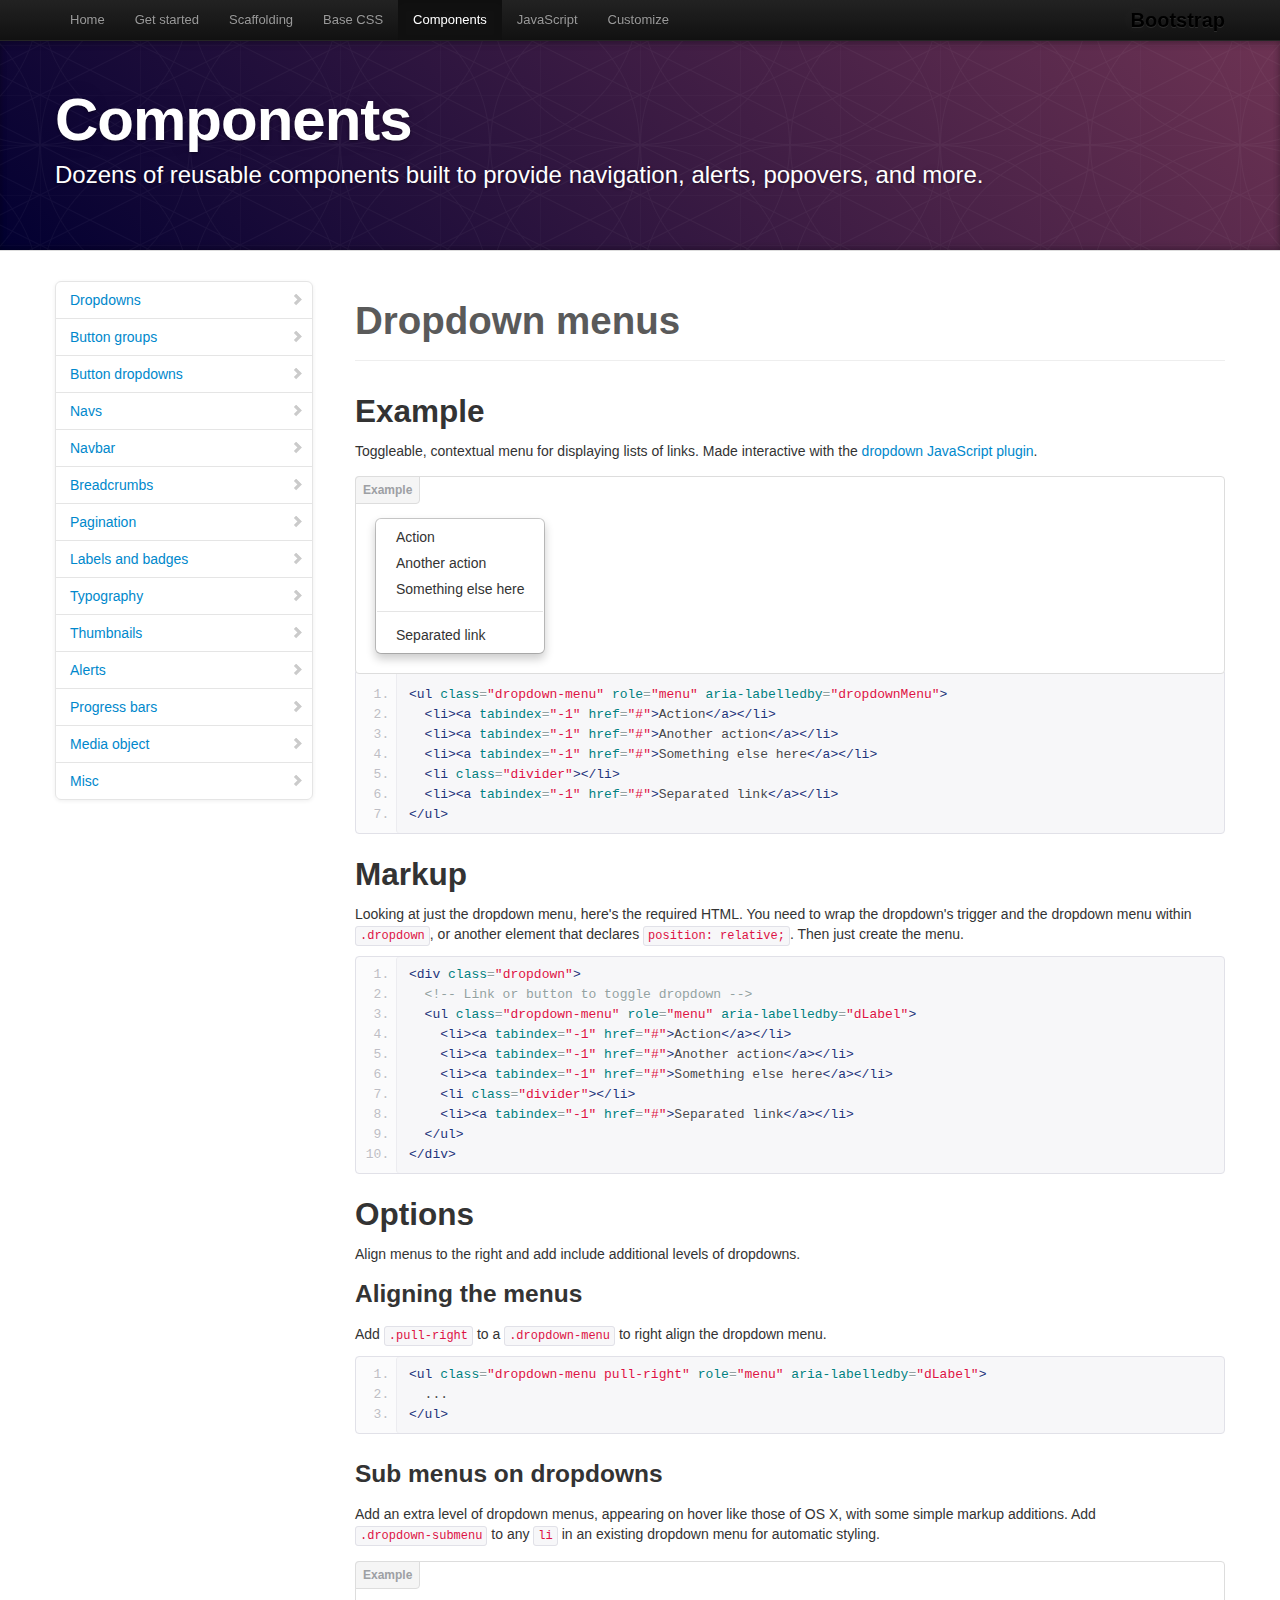
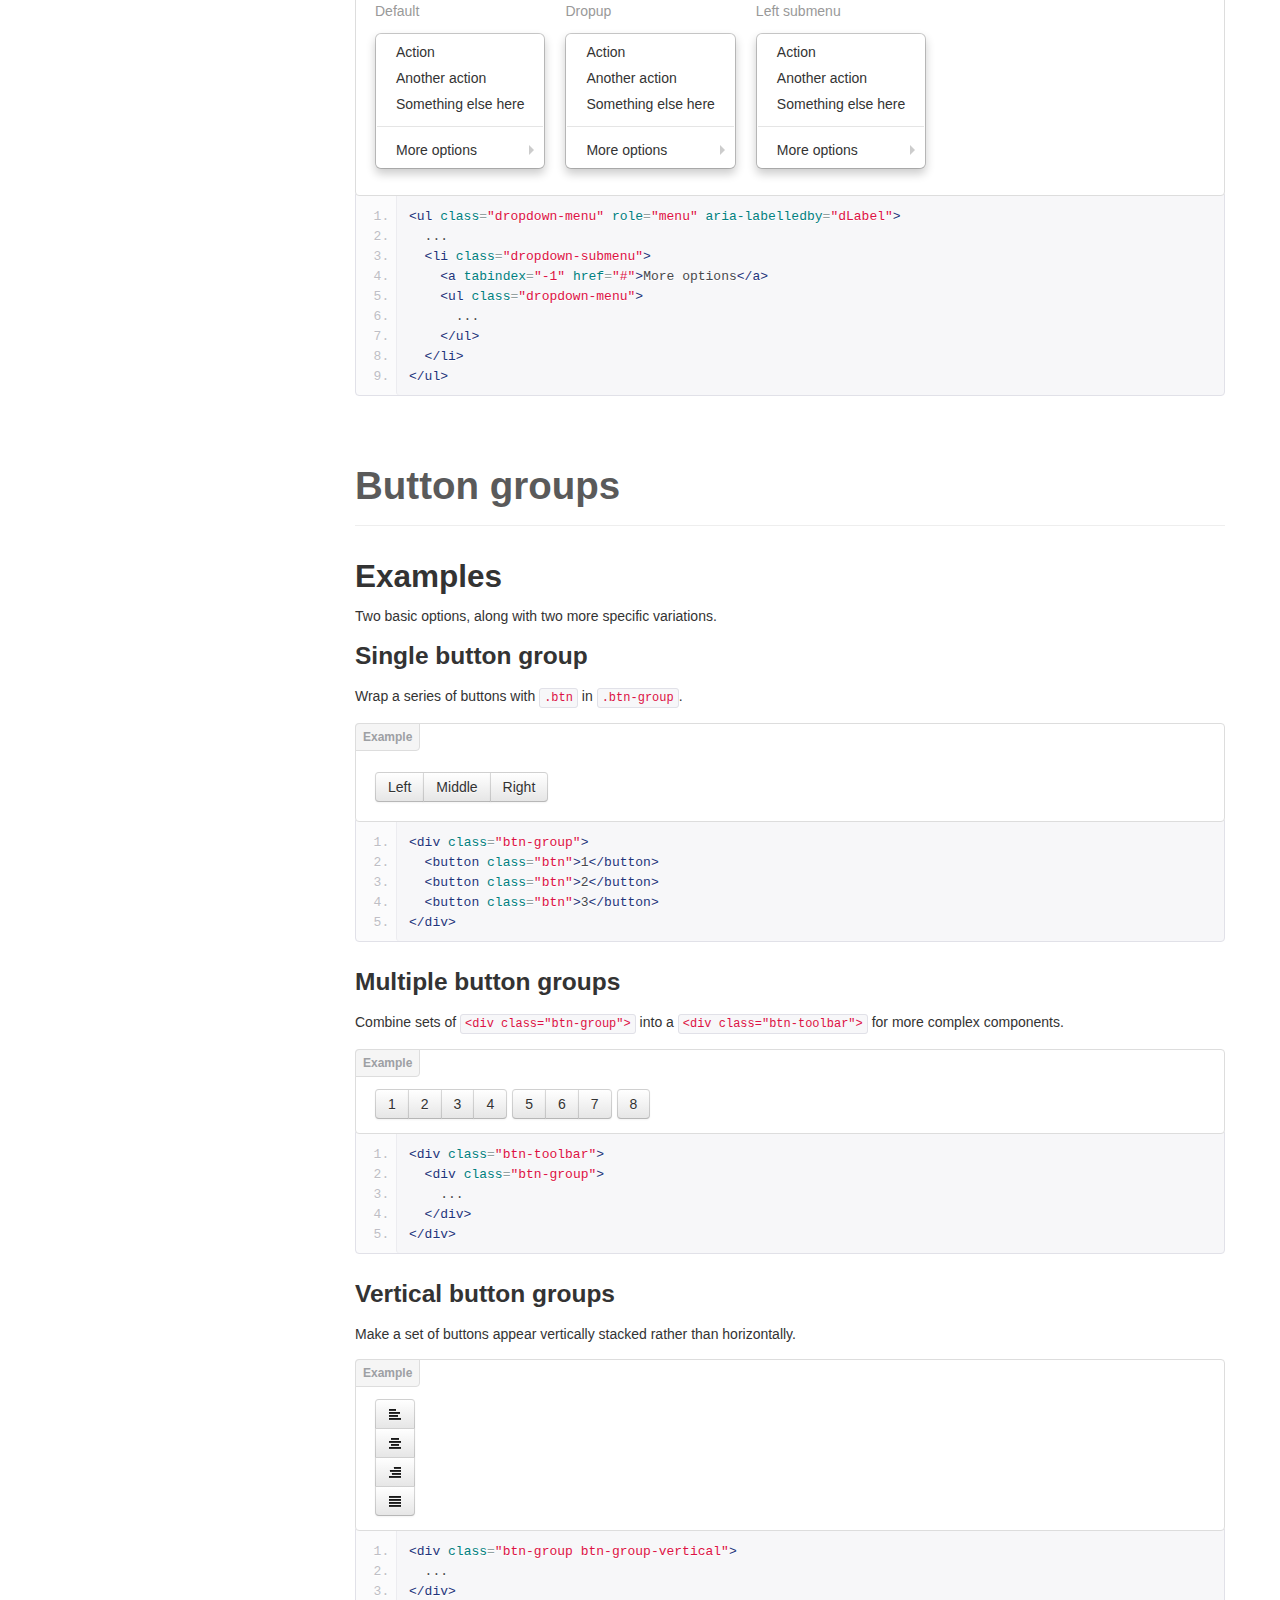
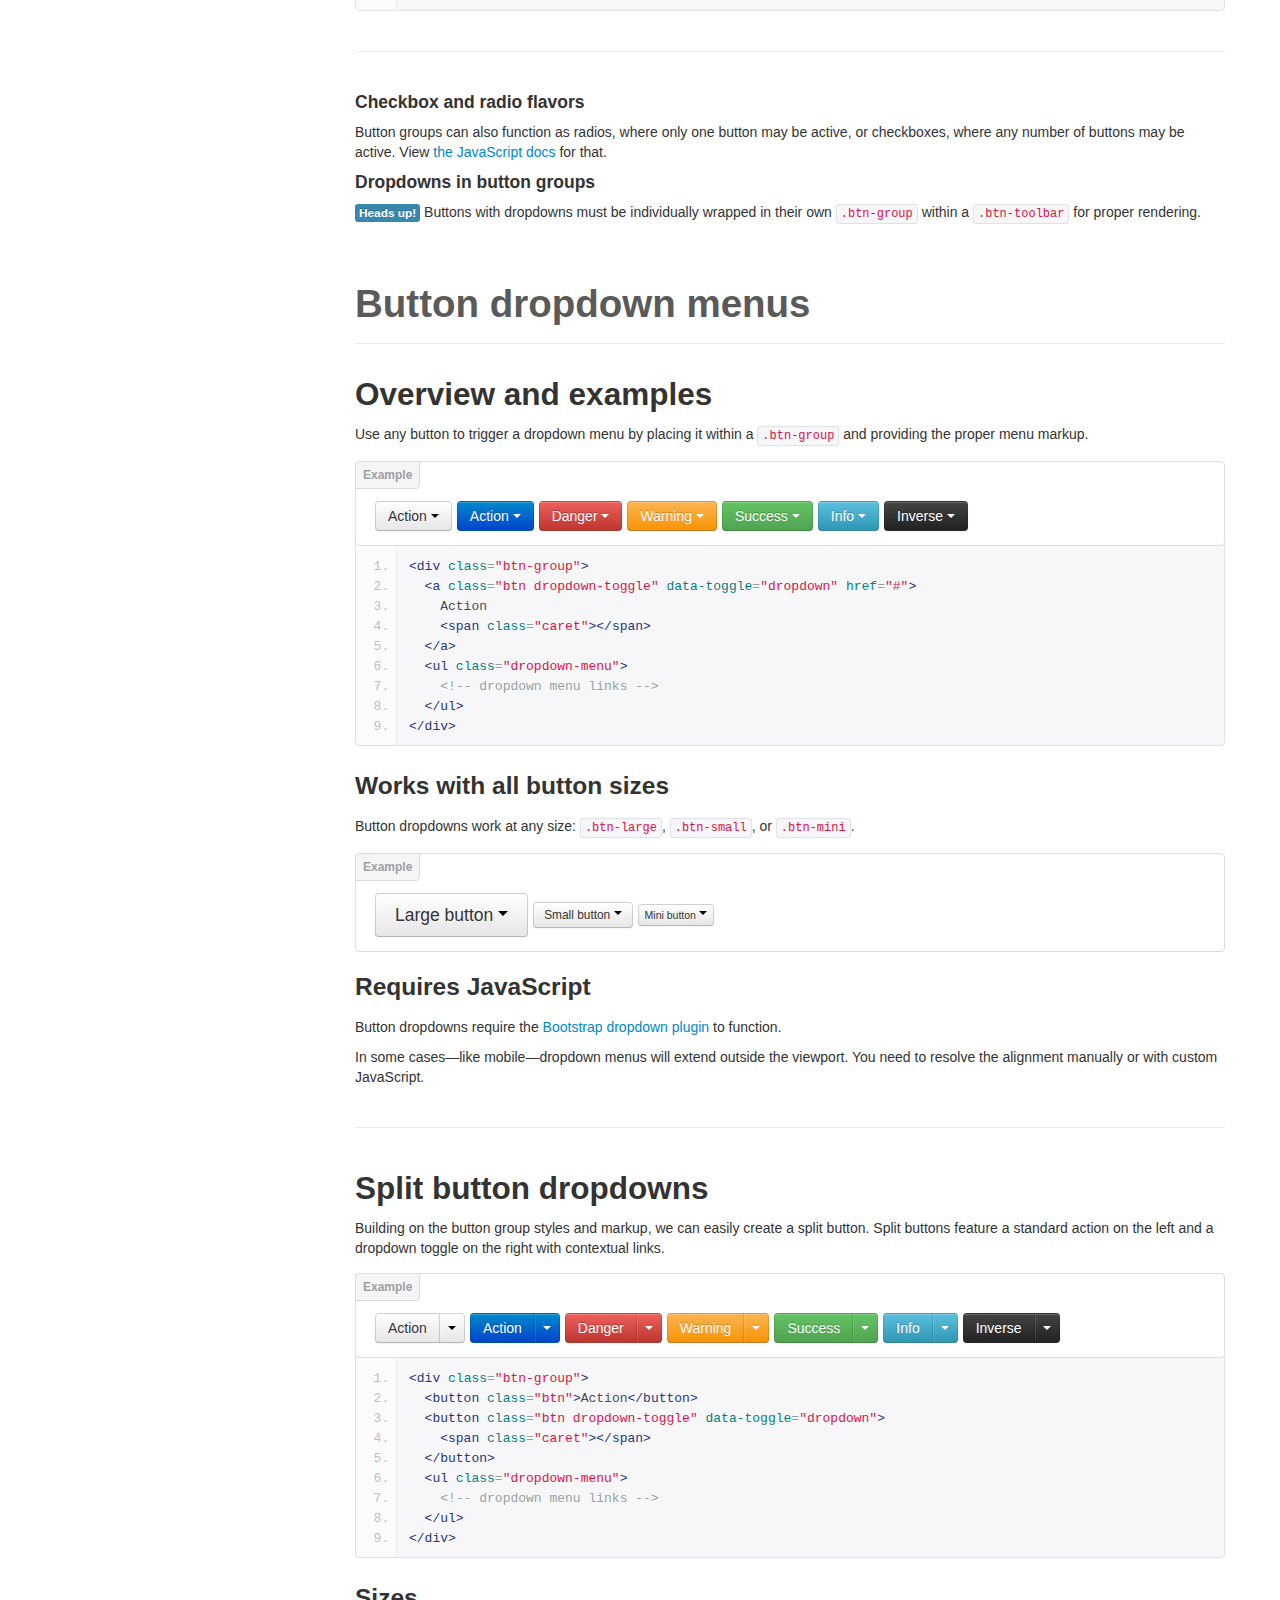
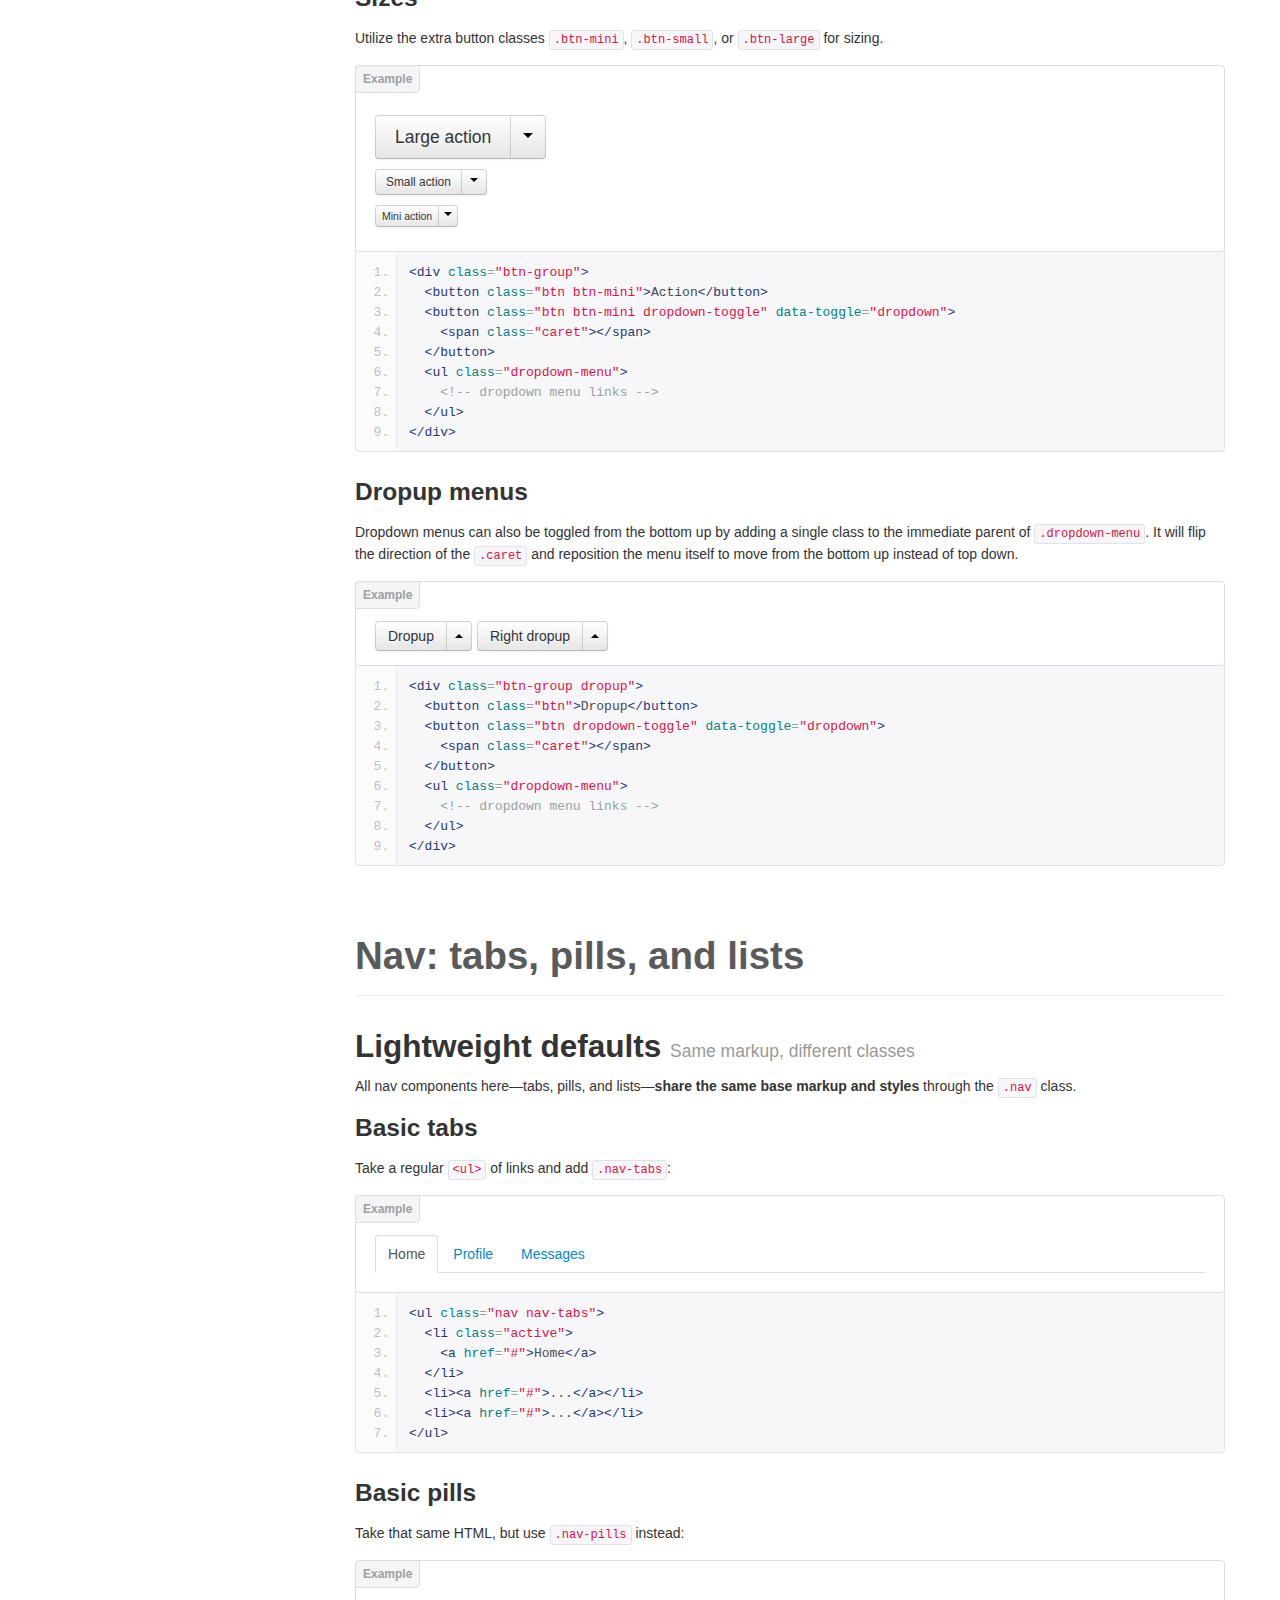
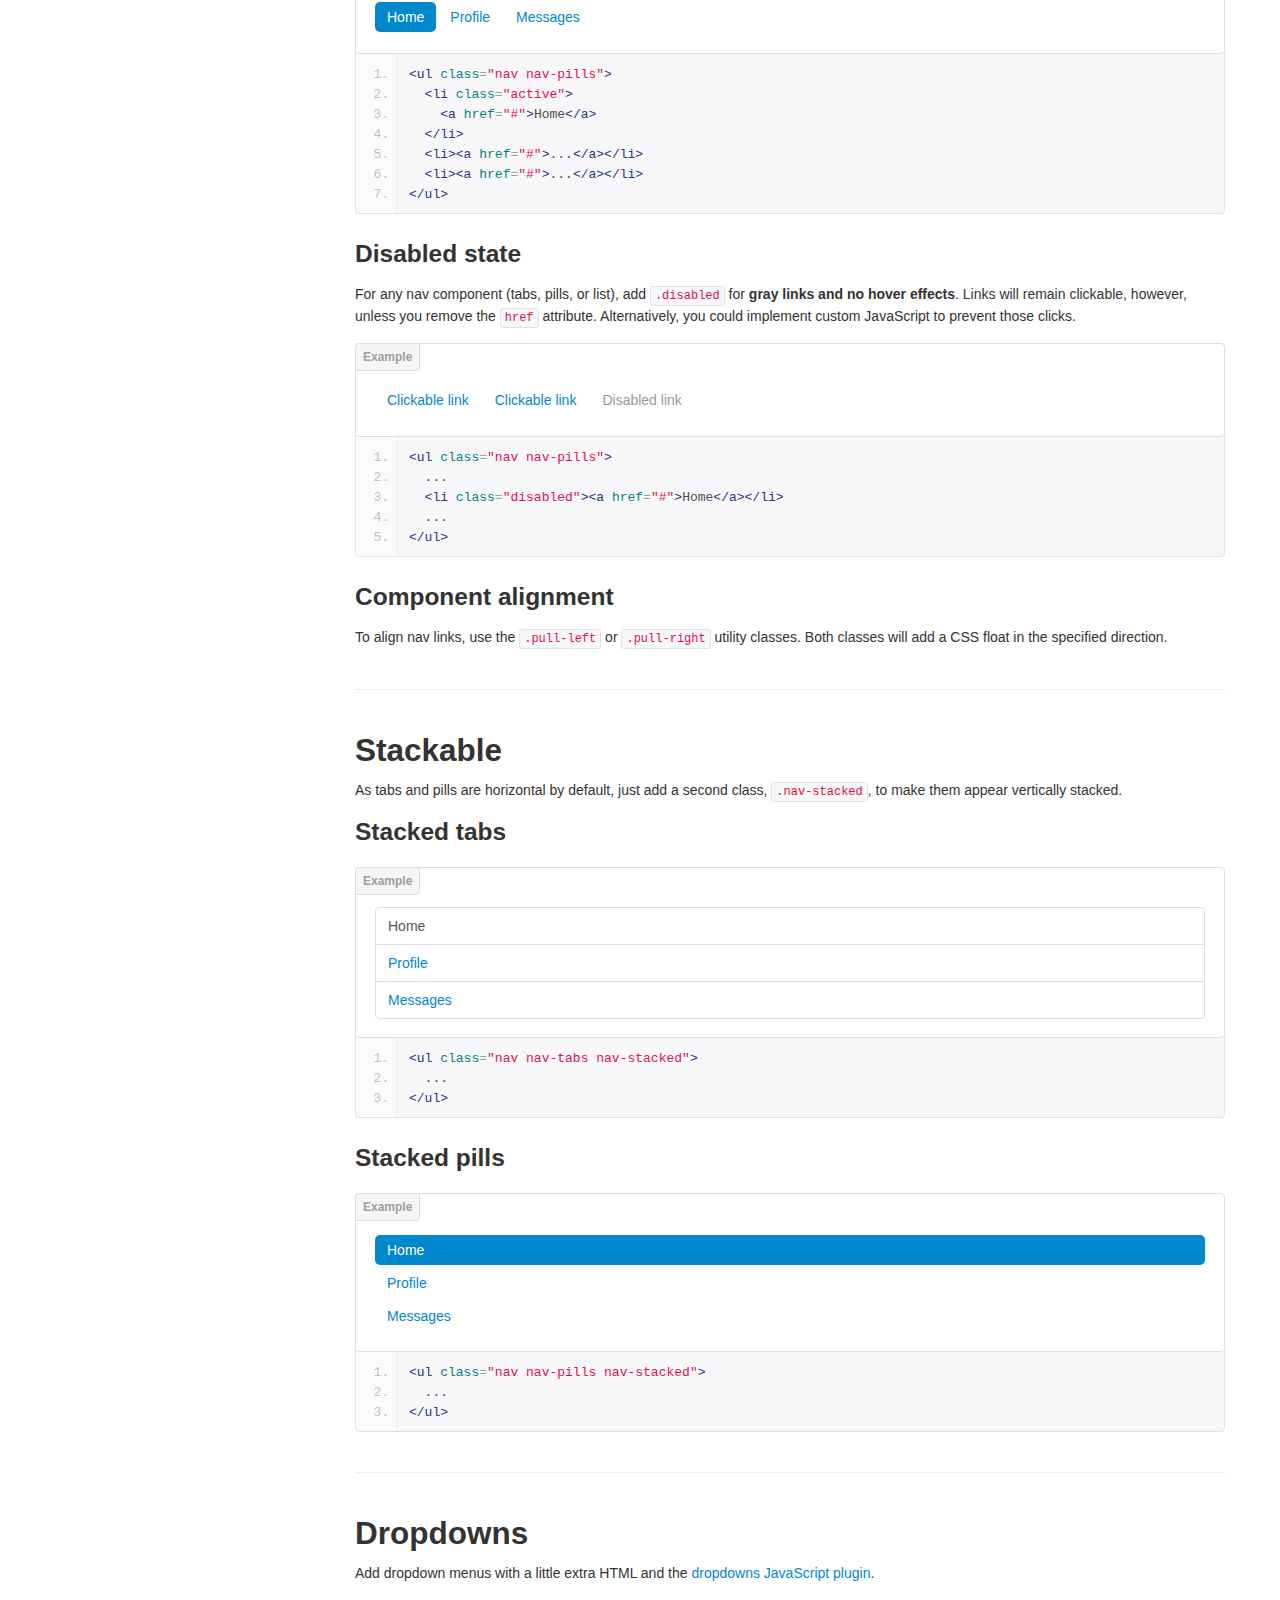
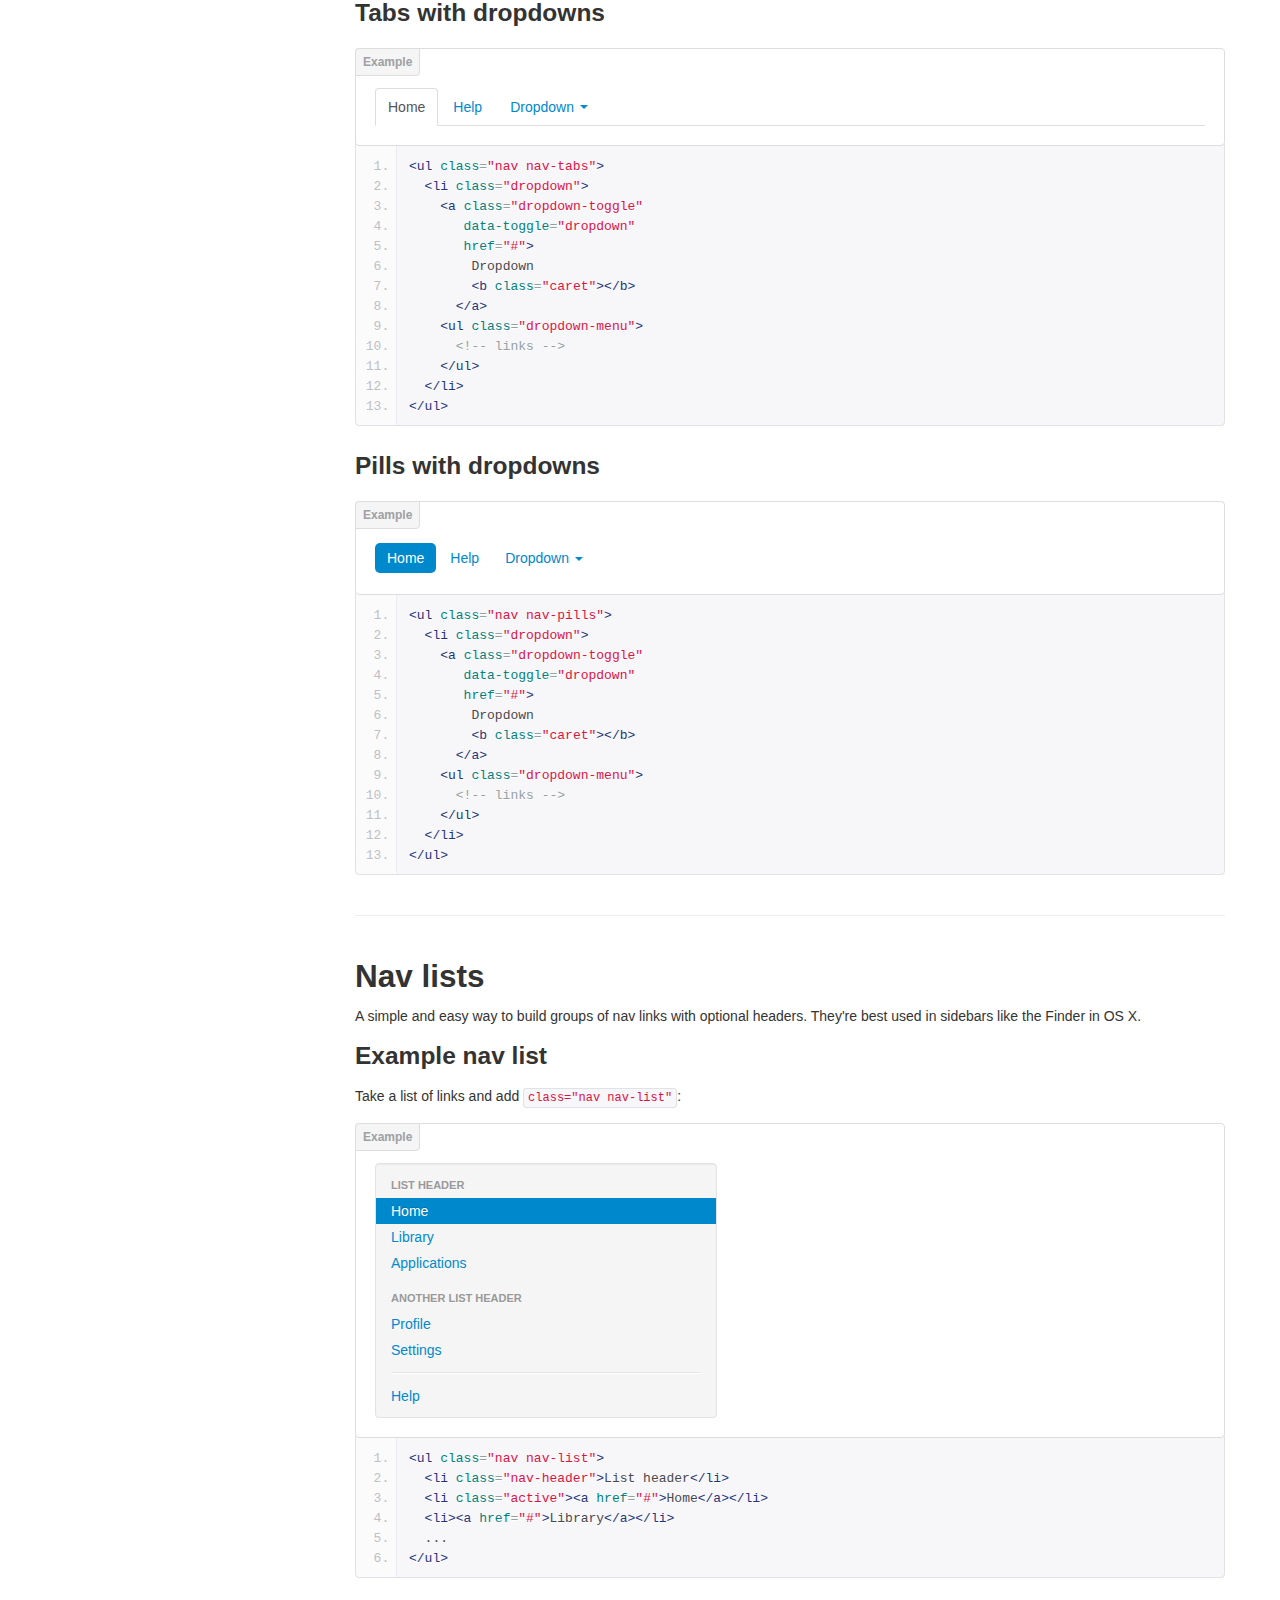
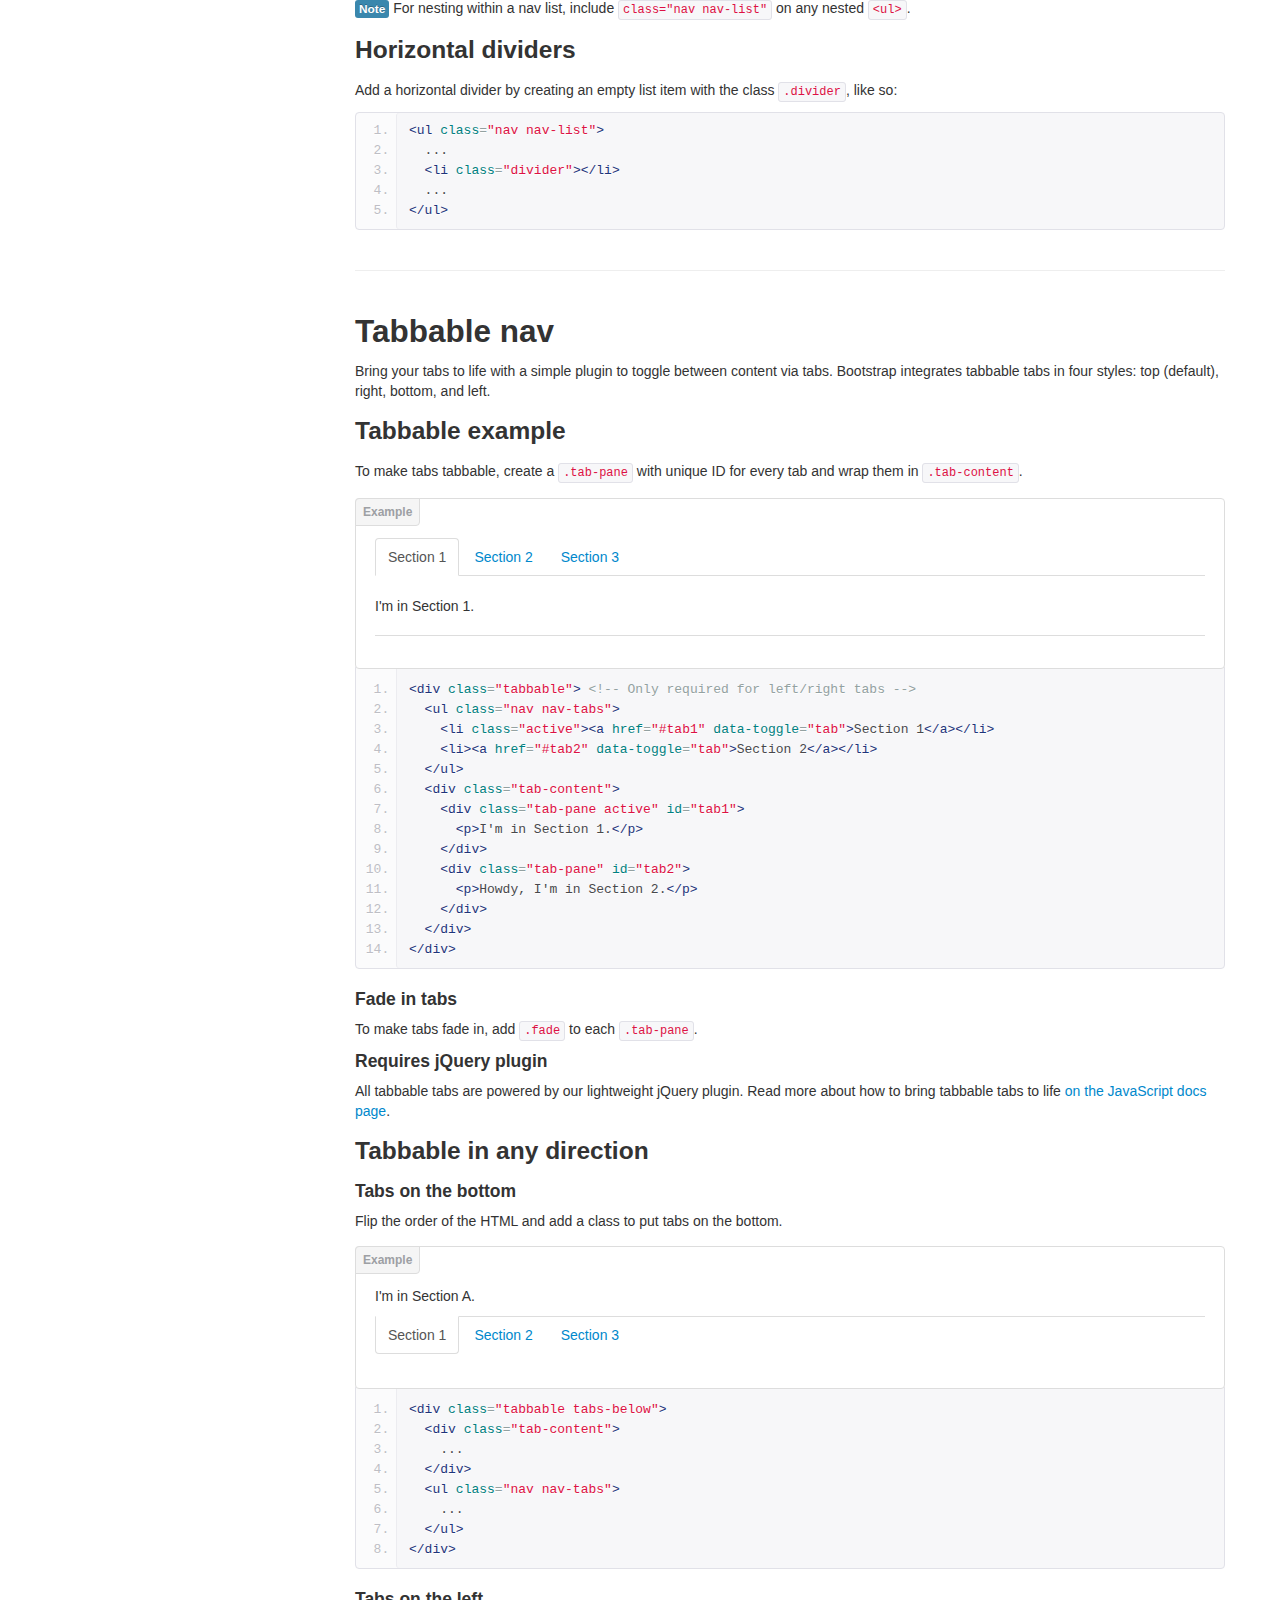
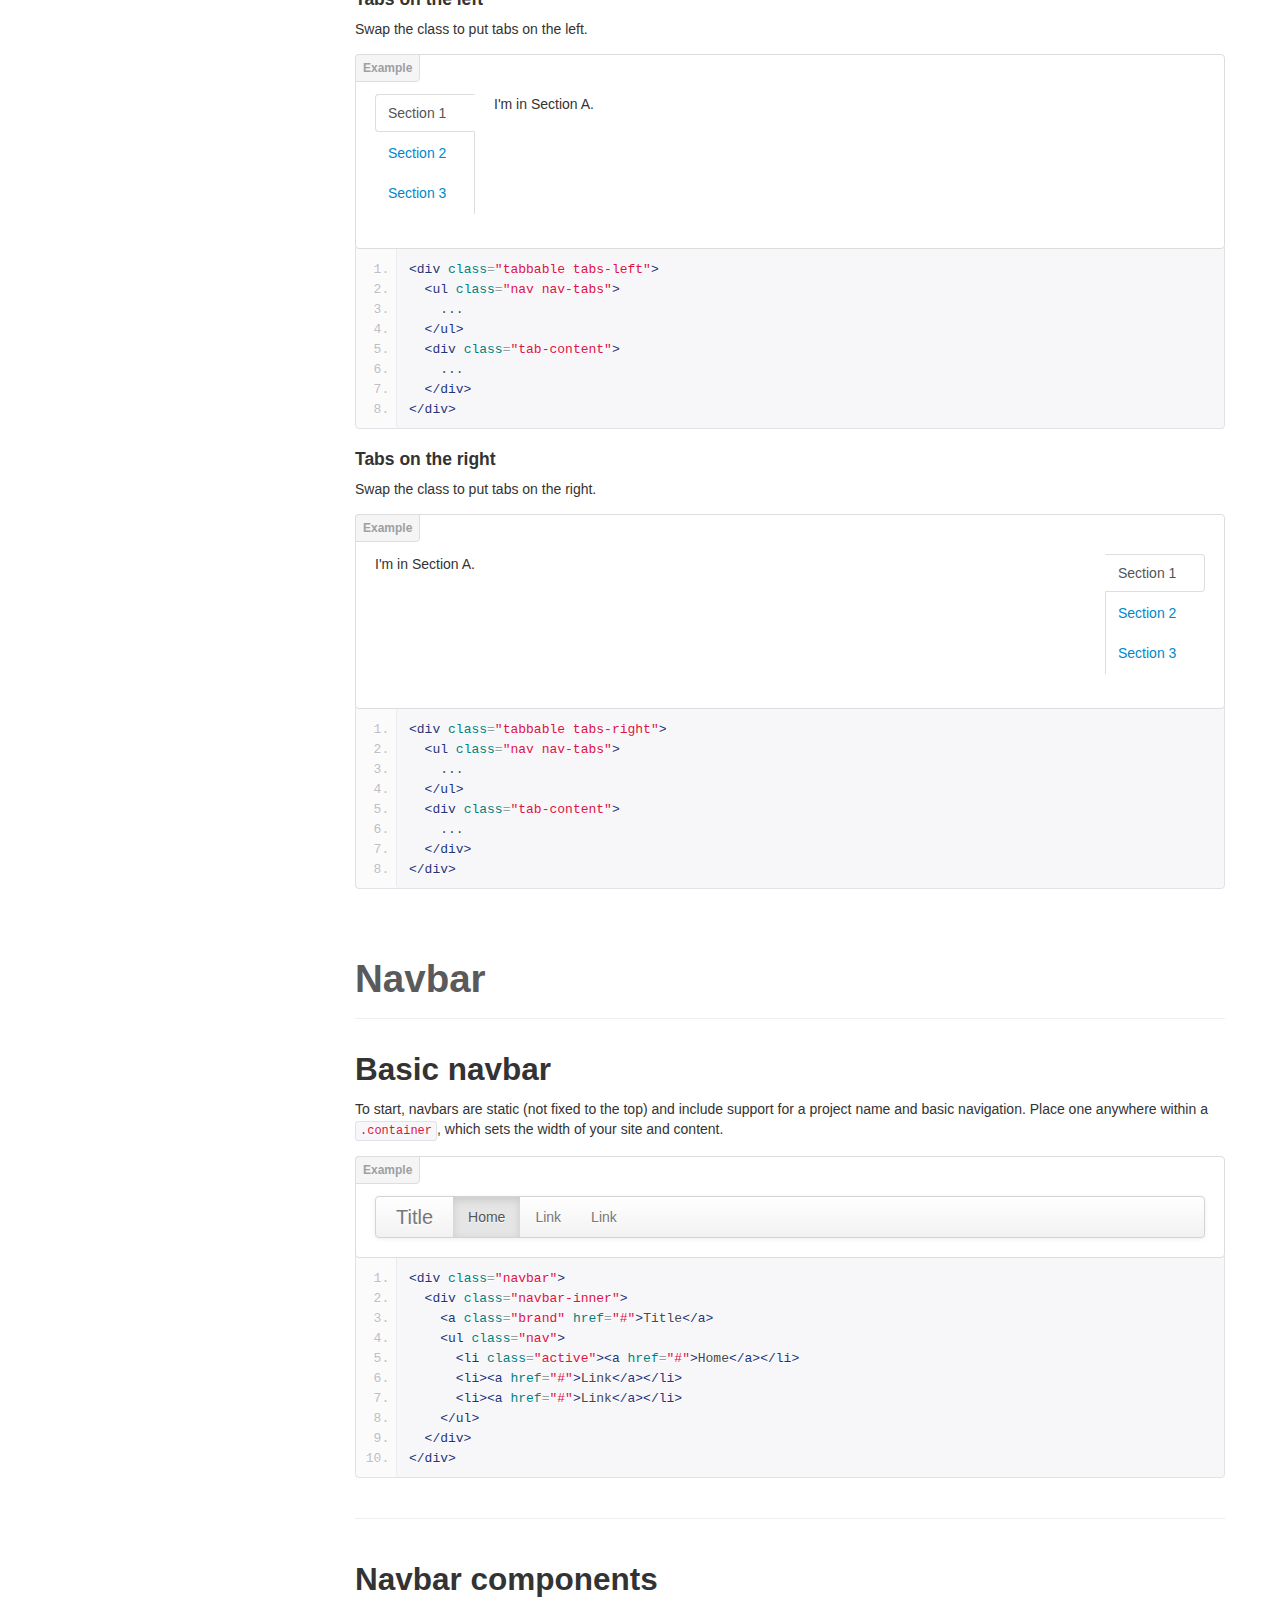
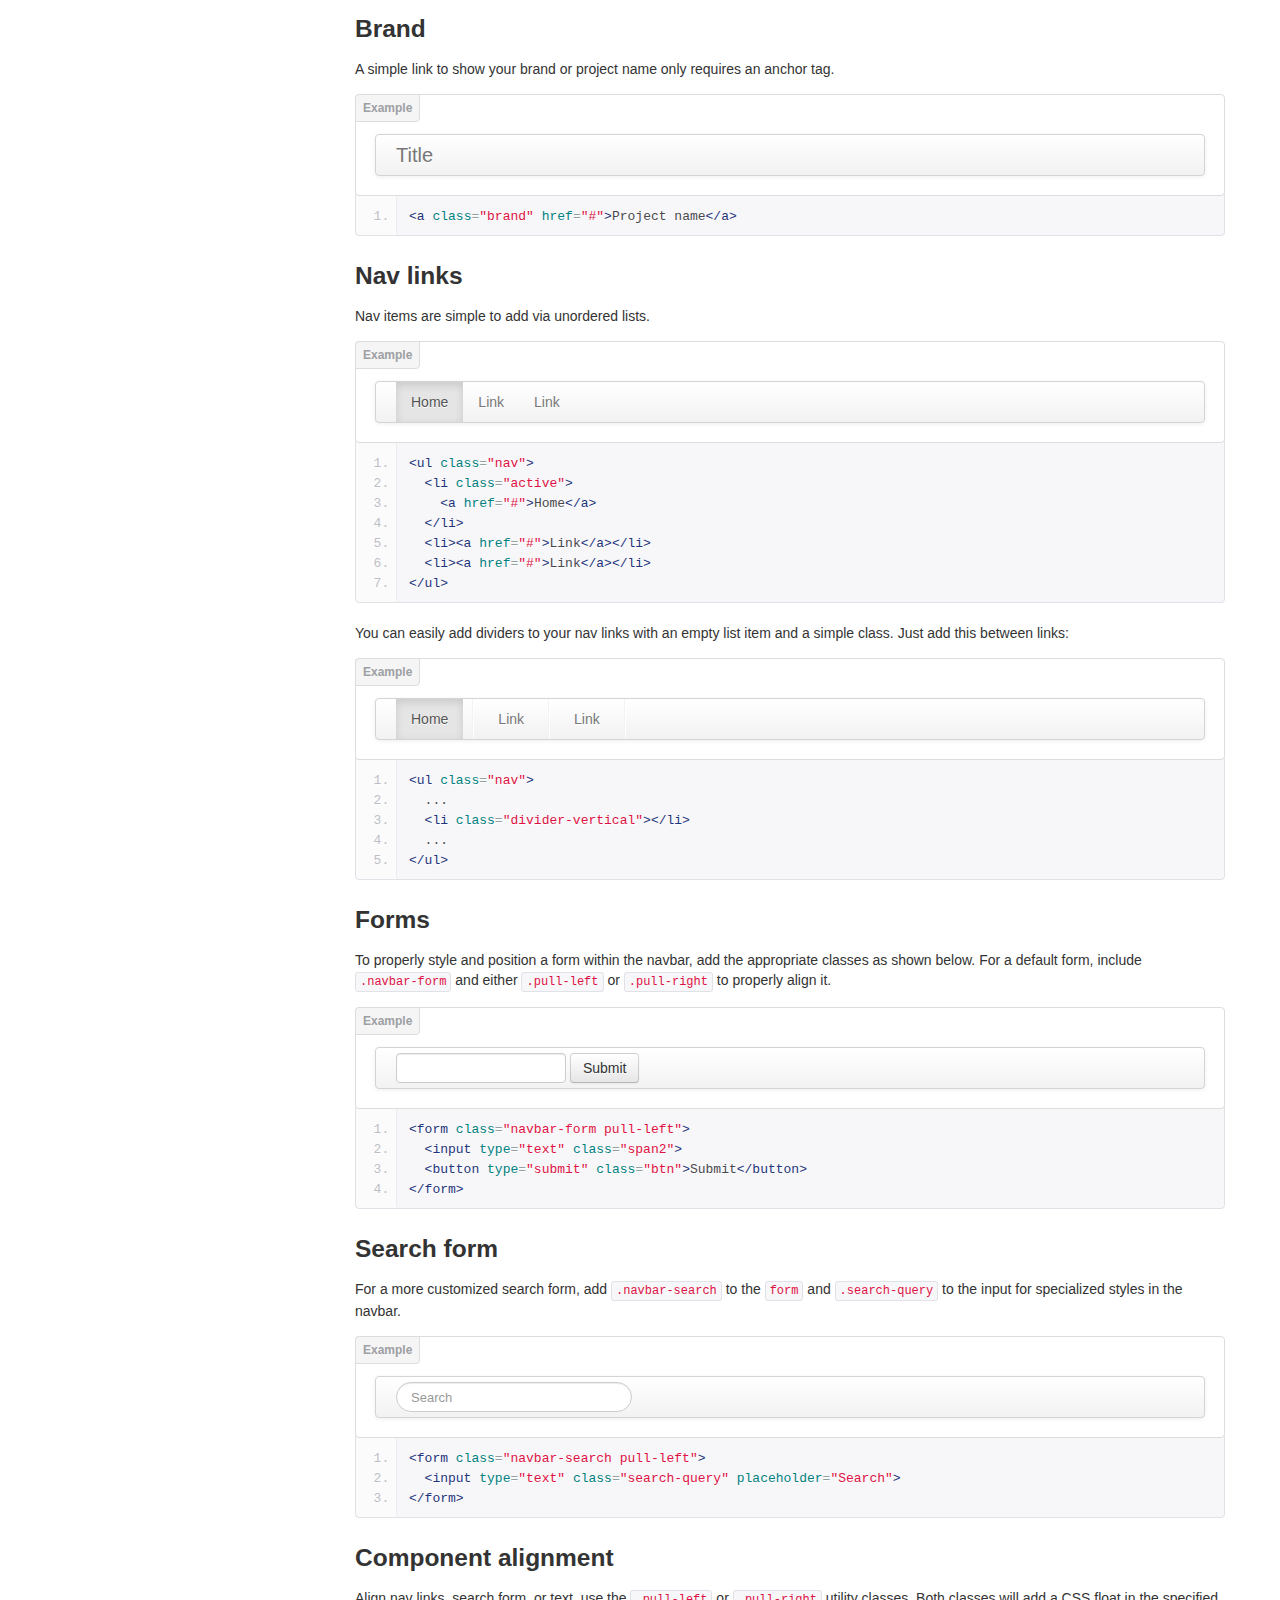
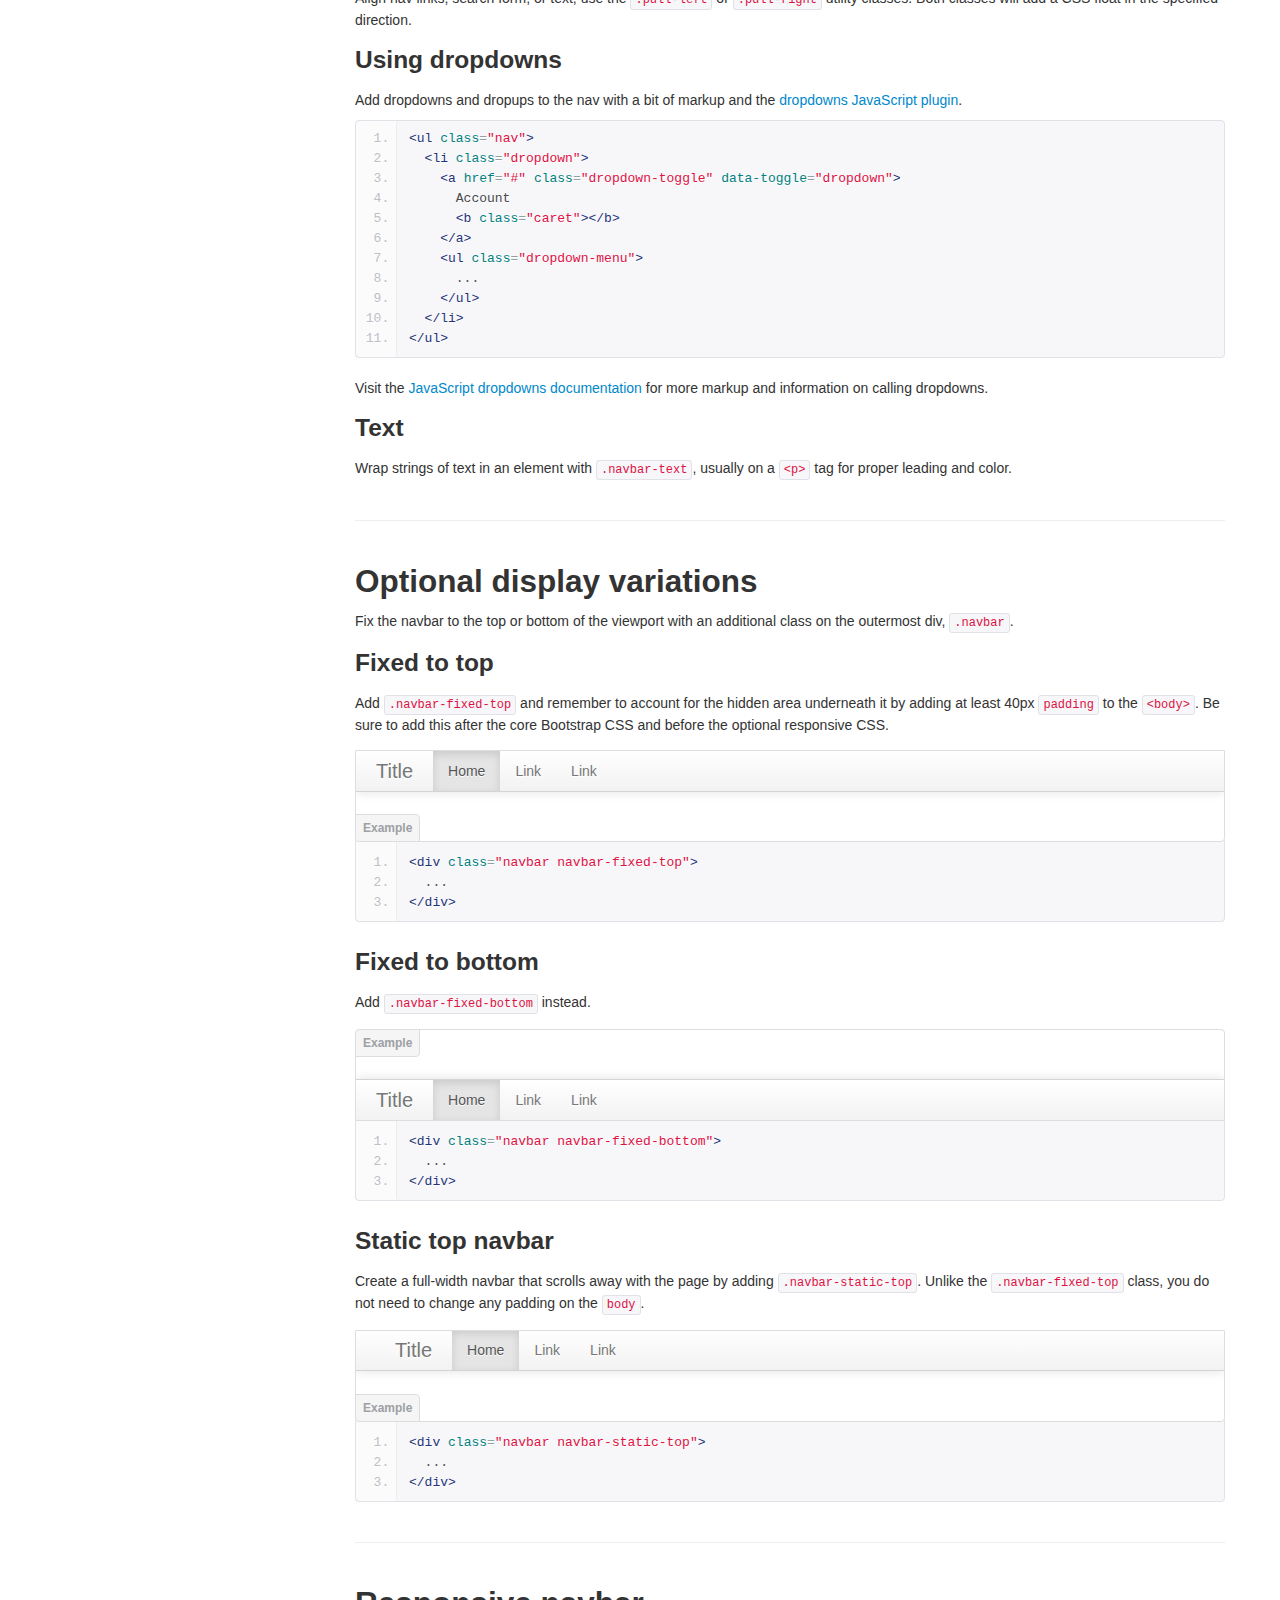
<file: Nova pasta/docs/components.html>
<!DOCTYPE html>
<html lang="en">
  <head>
    <meta charset="utf-8">
    <title>Components · Bootstrap</title>
    <meta name="viewport" content="width=device-width, initial-scale=1.0">
    <meta name="description" content="">
    <meta name="author" content="">

    <!-- Le styles -->
    <link href="assets/css/bootstrap.css" rel="stylesheet">
    <link href="assets/css/bootstrap-responsive.css" rel="stylesheet">
    <link href="assets/css/docs.css" rel="stylesheet">
    <link href="assets/js/google-code-prettify/prettify.css" rel="stylesheet">

    <!-- Le HTML5 shim, for IE6-8 support of HTML5 elements -->
    <!--[if lt IE 9]>
      <script src="http://html5shim.googlecode.com/svn/trunk/html5.js"></script>
    <![endif]-->

    <!-- Le fav and touch icons -->
    <link rel="apple-touch-icon-precomposed" sizes="144x144" href="assets/ico/apple-touch-icon-144-precomposed.png">
    <link rel="apple-touch-icon-precomposed" sizes="114x114" href="assets/ico/apple-touch-icon-114-precomposed.png">
      <link rel="apple-touch-icon-precomposed" sizes="72x72" href="assets/ico/apple-touch-icon-72-precomposed.png">
                    <link rel="apple-touch-icon-precomposed" href="assets/ico/apple-touch-icon-57-precomposed.png">
                                   <link rel="shortcut icon" href="assets/ico/favicon.png">

  </head>

  <body data-spy="scroll" data-target=".bs-docs-sidebar">

    <!-- Navbar
    ================================================== -->
    <div class="navbar navbar-inverse navbar-fixed-top">
      <div class="navbar-inner">
        <div class="container">
          <button type="button" class="btn btn-navbar" data-toggle="collapse" data-target=".nav-collapse">
            <span class="icon-bar"></span>
            <span class="icon-bar"></span>
            <span class="icon-bar"></span>
          </button>
          <a class="brand" href="./index.html">Bootstrap</a>
          <div class="nav-collapse collapse">
            <ul class="nav">
              <li class="">
                <a href="./index.html">Home</a>
              </li>
              <li class="">
                <a href="./getting-started.html">Get started</a>
              </li>
              <li class="">
                <a href="./scaffolding.html">Scaffolding</a>
              </li>
              <li class="">
                <a href="./base-css.html">Base CSS</a>
              </li>
              <li class="active">
                <a href="./components.html">Components</a>
              </li>
              <li class="">
                <a href="./javascript.html">JavaScript</a>
              </li>
              <li class="">
                <a href="./customize.html">Customize</a>
              </li>
            </ul>
          </div>
        </div>
      </div>
    </div>

<!-- Subhead
================================================== -->
<header class="jumbotron subhead" id="overview">
  <div class="container">
    <h1>Components</h1>
    <p class="lead">Dozens of reusable components built to provide navigation, alerts, popovers, and more.</p>
  </div>
</header>


  <div class="container">

    <!-- Docs nav
    ================================================== -->
    <div class="row">
      <div class="span3 bs-docs-sidebar">
        <ul class="nav nav-list bs-docs-sidenav">
          <li><a href="#dropdowns"><i class="icon-chevron-right"></i> Dropdowns</a></li>
          <li><a href="#buttonGroups"><i class="icon-chevron-right"></i> Button groups</a></li>
          <li><a href="#buttonDropdowns"><i class="icon-chevron-right"></i> Button dropdowns</a></li>
          <li><a href="#navs"><i class="icon-chevron-right"></i> Navs</a></li>
          <li><a href="#navbar"><i class="icon-chevron-right"></i> Navbar</a></li>
          <li><a href="#breadcrumbs"><i class="icon-chevron-right"></i> Breadcrumbs</a></li>
          <li><a href="#pagination"><i class="icon-chevron-right"></i> Pagination</a></li>
          <li><a href="#labels-badges"><i class="icon-chevron-right"></i> Labels and badges</a></li>
          <li><a href="#typography"><i class="icon-chevron-right"></i> Typography</a></li>
          <li><a href="#thumbnails"><i class="icon-chevron-right"></i> Thumbnails</a></li>
          <li><a href="#alerts"><i class="icon-chevron-right"></i> Alerts</a></li>
          <li><a href="#progress"><i class="icon-chevron-right"></i> Progress bars</a></li>
          <li><a href="#media"><i class="icon-chevron-right"></i> Media object</a></li>
          <li><a href="#misc"><i class="icon-chevron-right"></i> Misc</a></li>
        </ul>
      </div>
      <div class="span9">



        <!-- Dropdowns
        ================================================== -->
        <section id="dropdowns">
          <div class="page-header">
            <h1>Dropdown menus</h1>
          </div>

          <h2>Example</h2>
          <p>Toggleable, contextual menu for displaying lists of links. Made interactive with the <a href="./javascript.html#dropdowns">dropdown JavaScript plugin</a>.</p>
          <div class="bs-docs-example">
            <div class="dropdown clearfix">
              <ul class="dropdown-menu" role="menu" aria-labelledby="dropdownMenu" style="display: block; position: static; margin-bottom: 5px; *width: 180px;">
                <li><a tabindex="-1" href="#">Action</a></li>
                <li><a tabindex="-1" href="#">Another action</a></li>
                <li><a tabindex="-1" href="#">Something else here</a></li>
                <li class="divider"></li>
                <li><a tabindex="-1" href="#">Separated link</a></li>
              </ul>
            </div>
          </div>
<pre class="prettyprint linenums">
&lt;ul class="dropdown-menu" role="menu" aria-labelledby="dropdownMenu"&gt;
  &lt;li&gt;&lt;a tabindex="-1" href="#"&gt;Action&lt;/a&gt;&lt;/li&gt;
  &lt;li&gt;&lt;a tabindex="-1" href="#"&gt;Another action&lt;/a&gt;&lt;/li&gt;
  &lt;li&gt;&lt;a tabindex="-1" href="#"&gt;Something else here&lt;/a&gt;&lt;/li&gt;
  &lt;li class="divider"&gt;&lt;/li&gt;
  &lt;li&gt;&lt;a tabindex="-1" href="#"&gt;Separated link&lt;/a&gt;&lt;/li&gt;
&lt;/ul&gt;
</pre>

          <h2>Markup</h2>
          <p>Looking at just the dropdown menu, here's the required HTML. You need to wrap the dropdown's trigger and the dropdown menu within <code>.dropdown</code>, or another element that declares <code>position: relative;</code>. Then just create the menu.</p>

<pre class="prettyprint linenums">
&lt;div class="dropdown"&gt;
  &lt;!-- Link or button to toggle dropdown --&gt;
  &lt;ul class="dropdown-menu" role="menu" aria-labelledby="dLabel"&gt;
    &lt;li&gt;&lt;a tabindex="-1" href="#"&gt;Action&lt;/a&gt;&lt;/li&gt;
    &lt;li&gt;&lt;a tabindex="-1" href="#"&gt;Another action&lt;/a&gt;&lt;/li&gt;
    &lt;li&gt;&lt;a tabindex="-1" href="#"&gt;Something else here&lt;/a&gt;&lt;/li&gt;
    &lt;li class="divider"&gt;&lt;/li&gt;
    &lt;li&gt;&lt;a tabindex="-1" href="#"&gt;Separated link&lt;/a&gt;&lt;/li&gt;
  &lt;/ul&gt;
&lt;/div&gt;
</pre>

          <h2>Options</h2>
          <p>Align menus to the right and add include additional levels of dropdowns.</p>

          <h3>Aligning the menus</h3>
          <p>Add <code>.pull-right</code> to a <code>.dropdown-menu</code> to right align the dropdown menu.</p>
<pre class="prettyprint linenums">
&lt;ul class="dropdown-menu pull-right" role="menu" aria-labelledby="dLabel"&gt;
  ...
&lt;/ul&gt;
</pre>

          <h3>Sub menus on dropdowns</h3>
          <p>Add an extra level of dropdown menus, appearing on hover like those of OS X, with some simple markup additions. Add <code>.dropdown-submenu</code> to any <code>li</code> in an existing dropdown menu for automatic styling.</p>
          <div class="bs-docs-example bs-docs-example-submenus">

            <div class="pull-left">
              <p class="muted">Default</p>
              <div class="dropdown clearfix">
                <ul class="dropdown-menu" role="menu" aria-labelledby="dropdownMenu">
                  <li><a tabindex="-1" href="#">Action</a></li>
                  <li><a tabindex="-1" href="#">Another action</a></li>
                  <li><a tabindex="-1" href="#">Something else here</a></li>
                  <li class="divider"></li>
                  <li class="dropdown-submenu">
                    <a tabindex="-1" href="#">More options</a>
                    <ul class="dropdown-menu">
                      <li><a tabindex="-1" href="#">Second level link</a></li>
                      <li><a tabindex="-1" href="#">Second level link</a></li>
                      <li><a tabindex="-1" href="#">Second level link</a></li>
                      <li><a tabindex="-1" href="#">Second level link</a></li>
                      <li><a tabindex="-1" href="#">Second level link</a></li>
                    </ul>
                  </li>
                </ul>
              </div>
            </div>

            <div class="pull-left">
              <p class="muted">Dropup</p>
              <div class="dropup">
                <ul class="dropdown-menu" role="menu" aria-labelledby="dropdownMenu">
                  <li><a tabindex="-1" href="#">Action</a></li>
                  <li><a tabindex="-1" href="#">Another action</a></li>
                  <li><a tabindex="-1" href="#">Something else here</a></li>
                  <li class="divider"></li>
                  <li class="dropdown-submenu">
                    <a tabindex="-1" href="#">More options</a>
                    <ul class="dropdown-menu">
                      <li><a tabindex="-1" href="#">Second level link</a></li>
                      <li><a tabindex="-1" href="#">Second level link</a></li>
                      <li><a tabindex="-1" href="#">Second level link</a></li>
                      <li><a tabindex="-1" href="#">Second level link</a></li>
                      <li><a tabindex="-1" href="#">Second level link</a></li>
                    </ul>
                  </li>
                </ul>
              </div>
            </div>

            <div class="pull-left">
              <p class="muted">Left submenu</p>
              <div class="dropdown">
                <ul class="dropdown-menu" role="menu" aria-labelledby="dropdownMenu">
                  <li><a tabindex="-1" href="#">Action</a></li>
                  <li><a tabindex="-1" href="#">Another action</a></li>
                  <li><a tabindex="-1" href="#">Something else here</a></li>
                  <li class="divider"></li>
                  <li class="dropdown-submenu pull-left">
                    <a tabindex="-1" href="#">More options</a>
                    <ul class="dropdown-menu">
                      <li><a tabindex="-1" href="#">Second level link</a></li>
                      <li><a tabindex="-1" href="#">Second level link</a></li>
                      <li><a tabindex="-1" href="#">Second level link</a></li>
                      <li><a tabindex="-1" href="#">Second level link</a></li>
                      <li><a tabindex="-1" href="#">Second level link</a></li>
                    </ul>
                  </li>
                </ul>
              </div>
            </div>

          </div>
<pre class="prettyprint linenums">
&lt;ul class="dropdown-menu" role="menu" aria-labelledby="dLabel"&gt;
  ...
  &lt;li class="dropdown-submenu"&gt;
    &lt;a tabindex="-1" href="#"&gt;More options&lt;/a&gt;
    &lt;ul class="dropdown-menu"&gt;
      ...
    &lt;/ul&gt;
  &lt;/li&gt;
&lt;/ul&gt;
</pre>

        </section>




        <!-- Button Groups
        ================================================== -->
        <section id="buttonGroups">
          <div class="page-header">
            <h1>Button groups</h1>
          </div>

          <h2>Examples</h2>
          <p>Two basic options, along with two more specific variations.</p>

          <h3>Single button group</h3>
          <p>Wrap a series of buttons with <code>.btn</code> in <code>.btn-group</code>.</p>
          <div class="bs-docs-example">
            <div class="btn-group" style="margin: 9px 0 5px;">
              <button class="btn">Left</button>
              <button class="btn">Middle</button>
              <button class="btn">Right</button>
            </div>
          </div>
<pre class="prettyprint linenums">
&lt;div class="btn-group"&gt;
  &lt;button class="btn"&gt;1&lt;/button&gt;
  &lt;button class="btn"&gt;2&lt;/button&gt;
  &lt;button class="btn"&gt;3&lt;/button&gt;
&lt;/div&gt;
</pre>

          <h3>Multiple button groups</h3>
          <p>Combine sets of <code>&lt;div class="btn-group"&gt;</code> into a <code>&lt;div class="btn-toolbar"&gt;</code> for more complex components.</p>
          <div class="bs-docs-example">
            <div class="btn-toolbar" style="margin: 0;">
              <div class="btn-group">
                <button class="btn">1</button>
                <button class="btn">2</button>
                <button class="btn">3</button>
                <button class="btn">4</button>
              </div>
              <div class="btn-group">
                <button class="btn">5</button>
                <button class="btn">6</button>
                <button class="btn">7</button>
              </div>
              <div class="btn-group">
                <button class="btn">8</button>
              </div>
            </div>
          </div>
<pre class="prettyprint linenums">
&lt;div class="btn-toolbar"&gt;
  &lt;div class="btn-group"&gt;
    ...
  &lt;/div&gt;
&lt;/div&gt;
</pre>

          <h3>Vertical button groups</h3>
          <p>Make a set of buttons appear vertically stacked rather than horizontally.</p>
          <div class="bs-docs-example">
            <div class="btn-group btn-group-vertical">
              <button type="button" class="btn"><i class="icon-align-left"></i></button>
              <button type="button" class="btn"><i class="icon-align-center"></i></button>
              <button type="button" class="btn"><i class="icon-align-right"></i></button>
              <button type="button" class="btn"><i class="icon-align-justify"></i></button>
            </div>
          </div>
<pre class="prettyprint linenums">
&lt;div class="btn-group btn-group-vertical"&gt;
  ...
&lt;/div&gt;
</pre>


          <hr class="bs-docs-separator">


          <h4>Checkbox and radio flavors</h4>
          <p>Button groups can also function as radios, where only one button may be active, or checkboxes, where any number of buttons may be active. View <a href="./javascript.html#buttons">the JavaScript docs</a> for that.</p>

          <h4>Dropdowns in button groups</h4>
          <p><span class="label label-info">Heads up!</span> Buttons with dropdowns must be individually wrapped in their own <code>.btn-group</code> within a <code>.btn-toolbar</code> for proper rendering.</p>
        </section>



        <!-- Split button dropdowns
        ================================================== -->
        <section id="buttonDropdowns">
          <div class="page-header">
            <h1>Button dropdown menus</h1>
          </div>


          <h2>Overview and examples</h2>
          <p>Use any button to trigger a dropdown menu by placing it within a <code>.btn-group</code> and providing the proper menu markup.</p>
          <div class="bs-docs-example">
            <div class="btn-toolbar" style="margin: 0;">
              <div class="btn-group">
                <button class="btn dropdown-toggle" data-toggle="dropdown">Action <span class="caret"></span></button>
                <ul class="dropdown-menu">
                  <li><a href="#">Action</a></li>
                  <li><a href="#">Another action</a></li>
                  <li><a href="#">Something else here</a></li>
                  <li class="divider"></li>
                  <li><a href="#">Separated link</a></li>
                </ul>
              </div><!-- /btn-group -->
              <div class="btn-group">
                <button class="btn btn-primary dropdown-toggle" data-toggle="dropdown">Action <span class="caret"></span></button>
                <ul class="dropdown-menu">
                  <li><a href="#">Action</a></li>
                  <li><a href="#">Another action</a></li>
                  <li><a href="#">Something else here</a></li>
                  <li class="divider"></li>
                  <li><a href="#">Separated link</a></li>
                </ul>
              </div><!-- /btn-group -->
              <div class="btn-group">
                <button class="btn btn-danger dropdown-toggle" data-toggle="dropdown">Danger <span class="caret"></span></button>
                <ul class="dropdown-menu">
                  <li><a href="#">Action</a></li>
                  <li><a href="#">Another action</a></li>
                  <li><a href="#">Something else here</a></li>
                  <li class="divider"></li>
                  <li><a href="#">Separated link</a></li>
                </ul>
              </div><!-- /btn-group -->
              <div class="btn-group">
                <button class="btn btn-warning dropdown-toggle" data-toggle="dropdown">Warning <span class="caret"></span></button>
                <ul class="dropdown-menu">
                  <li><a href="#">Action</a></li>
                  <li><a href="#">Another action</a></li>
                  <li><a href="#">Something else here</a></li>
                  <li class="divider"></li>
                  <li><a href="#">Separated link</a></li>
                </ul>
              </div><!-- /btn-group -->
              <div class="btn-group">
                <button class="btn btn-success dropdown-toggle" data-toggle="dropdown">Success <span class="caret"></span></button>
                <ul class="dropdown-menu">
                  <li><a href="#">Action</a></li>
                  <li><a href="#">Another action</a></li>
                  <li><a href="#">Something else here</a></li>
                  <li class="divider"></li>
                  <li><a href="#">Separated link</a></li>
                </ul>
              </div><!-- /btn-group -->
              <div class="btn-group">
                <button class="btn btn-info dropdown-toggle" data-toggle="dropdown">Info <span class="caret"></span></button>
                <ul class="dropdown-menu">
                  <li><a href="#">Action</a></li>
                  <li><a href="#">Another action</a></li>
                  <li><a href="#">Something else here</a></li>
                  <li class="divider"></li>
                  <li><a href="#">Separated link</a></li>
                </ul>
              </div><!-- /btn-group -->
              <div class="btn-group">
                <button class="btn btn-inverse dropdown-toggle" data-toggle="dropdown">Inverse <span class="caret"></span></button>
                <ul class="dropdown-menu">
                  <li><a href="#">Action</a></li>
                  <li><a href="#">Another action</a></li>
                  <li><a href="#">Something else here</a></li>
                  <li class="divider"></li>
                  <li><a href="#">Separated link</a></li>
                </ul>
              </div><!-- /btn-group -->
            </div><!-- /btn-toolbar -->
          </div>
<pre class="prettyprint linenums">
&lt;div class="btn-group"&gt;
  &lt;a class="btn dropdown-toggle" data-toggle="dropdown" href="#"&gt;
    Action
    &lt;span class="caret"&gt;&lt;/span&gt;
  &lt;/a&gt;
  &lt;ul class="dropdown-menu"&gt;
    &lt;!-- dropdown menu links --&gt;
  &lt;/ul&gt;
&lt;/div&gt;
</pre>

          <h3>Works with all button sizes</h3>
          <p>Button dropdowns work at any size:  <code>.btn-large</code>, <code>.btn-small</code>, or <code>.btn-mini</code>.</p>
          <div class="bs-docs-example">
            <div class="btn-toolbar" style="margin: 0;">
              <div class="btn-group">
                <button class="btn btn-large dropdown-toggle" data-toggle="dropdown">Large button <span class="caret"></span></button>
                <ul class="dropdown-menu">
                  <li><a href="#">Action</a></li>
                  <li><a href="#">Another action</a></li>
                  <li><a href="#">Something else here</a></li>
                  <li class="divider"></li>
                  <li><a href="#">Separated link</a></li>
                </ul>
              </div><!-- /btn-group -->
              <div class="btn-group">
                <button class="btn btn-small dropdown-toggle" data-toggle="dropdown">Small button <span class="caret"></span></button>
                <ul class="dropdown-menu">
                  <li><a href="#">Action</a></li>
                  <li><a href="#">Another action</a></li>
                  <li><a href="#">Something else here</a></li>
                  <li class="divider"></li>
                  <li><a href="#">Separated link</a></li>
                </ul>
              </div><!-- /btn-group -->
              <div class="btn-group">
                <button class="btn btn-mini dropdown-toggle" data-toggle="dropdown">Mini button <span class="caret"></span></button>
                <ul class="dropdown-menu">
                  <li><a href="#">Action</a></li>
                  <li><a href="#">Another action</a></li>
                  <li><a href="#">Something else here</a></li>
                  <li class="divider"></li>
                  <li><a href="#">Separated link</a></li>
                </ul>
              </div><!-- /btn-group -->
            </div><!-- /btn-toolbar -->
          </div>

          <h3>Requires JavaScript</h3>
          <p>Button dropdowns require the <a href="./javascript.html#dropdowns">Bootstrap dropdown plugin</a> to function.</p>
          <p>In some cases&mdash;like mobile&mdash;dropdown menus will extend outside the viewport. You need to resolve the alignment manually or with custom JavaScript.</p>


          <hr class="bs-docs-separator">


          <h2>Split button dropdowns</h2>
          <p>Building on the button group styles and markup, we can easily create a split button. Split buttons feature a standard action on the left and a dropdown toggle on the right with contextual links.</p>
          <div class="bs-docs-example">
            <div class="btn-toolbar" style="margin: 0;">
              <div class="btn-group">
                <button class="btn">Action</button>
                <button class="btn dropdown-toggle" data-toggle="dropdown"><span class="caret"></span></button>
                <ul class="dropdown-menu">
                  <li><a href="#">Action</a></li>
                  <li><a href="#">Another action</a></li>
                  <li><a href="#">Something else here</a></li>
                  <li class="divider"></li>
                  <li><a href="#">Separated link</a></li>
                </ul>
              </div><!-- /btn-group -->
              <div class="btn-group">
                <button class="btn btn-primary">Action</button>
                <button class="btn btn-primary dropdown-toggle" data-toggle="dropdown"><span class="caret"></span></button>
                <ul class="dropdown-menu">
                  <li><a href="#">Action</a></li>
                  <li><a href="#">Another action</a></li>
                  <li><a href="#">Something else here</a></li>
                  <li class="divider"></li>
                  <li><a href="#">Separated link</a></li>
                </ul>
              </div><!-- /btn-group -->
              <div class="btn-group">
                <button class="btn btn-danger">Danger</button>
                <button class="btn btn-danger dropdown-toggle" data-toggle="dropdown"><span class="caret"></span></button>
                <ul class="dropdown-menu">
                  <li><a href="#">Action</a></li>
                  <li><a href="#">Another action</a></li>
                  <li><a href="#">Something else here</a></li>
                  <li class="divider"></li>
                  <li><a href="#">Separated link</a></li>
                </ul>
              </div><!-- /btn-group -->
              <div class="btn-group">
                <button class="btn btn-warning">Warning</button>
                <button class="btn btn-warning dropdown-toggle" data-toggle="dropdown"><span class="caret"></span></button>
                <ul class="dropdown-menu">
                  <li><a href="#">Action</a></li>
                  <li><a href="#">Another action</a></li>
                  <li><a href="#">Something else here</a></li>
                  <li class="divider"></li>
                  <li><a href="#">Separated link</a></li>
                </ul>
              </div><!-- /btn-group -->
              <div class="btn-group">
                <button class="btn btn-success">Success</button>
                <button class="btn btn-success dropdown-toggle" data-toggle="dropdown"><span class="caret"></span></button>
                <ul class="dropdown-menu">
                  <li><a href="#">Action</a></li>
                  <li><a href="#">Another action</a></li>
                  <li><a href="#">Something else here</a></li>
                  <li class="divider"></li>
                  <li><a href="#">Separated link</a></li>
                </ul>
              </div><!-- /btn-group -->
              <div class="btn-group">
                <button class="btn btn-info">Info</button>
                <button class="btn btn-info dropdown-toggle" data-toggle="dropdown"><span class="caret"></span></button>
                <ul class="dropdown-menu">
                  <li><a href="#">Action</a></li>
                  <li><a href="#">Another action</a></li>
                  <li><a href="#">Something else here</a></li>
                  <li class="divider"></li>
                  <li><a href="#">Separated link</a></li>
                </ul>
              </div><!-- /btn-group -->
              <div class="btn-group">
                <button class="btn btn-inverse">Inverse</button>
                <button class="btn btn-inverse dropdown-toggle" data-toggle="dropdown"><span class="caret"></span></button>
                <ul class="dropdown-menu">
                  <li><a href="#">Action</a></li>
                  <li><a href="#">Another action</a></li>
                  <li><a href="#">Something else here</a></li>
                  <li class="divider"></li>
                  <li><a href="#">Separated link</a></li>
                </ul>
              </div><!-- /btn-group -->
            </div><!-- /btn-toolbar -->
          </div>
<pre class="prettyprint linenums">
&lt;div class="btn-group"&gt;
  &lt;button class="btn"&gt;Action&lt;/button&gt;
  &lt;button class="btn dropdown-toggle" data-toggle="dropdown"&gt;
    &lt;span class="caret"&gt;&lt;/span&gt;
  &lt;/button&gt;
  &lt;ul class="dropdown-menu"&gt;
    &lt;!-- dropdown menu links --&gt;
  &lt;/ul&gt;
&lt;/div&gt;
</pre>

          <h3>Sizes</h3>
          <p>Utilize the extra button classes <code>.btn-mini</code>, <code>.btn-small</code>, or <code>.btn-large</code> for sizing.</p>
          <div class="bs-docs-example">
            <div class="btn-toolbar">
              <div class="btn-group">
                <button class="btn btn-large">Large action</button>
                <button class="btn btn-large dropdown-toggle" data-toggle="dropdown"><span class="caret"></span></button>
                <ul class="dropdown-menu">
                  <li><a href="#">Action</a></li>
                  <li><a href="#">Another action</a></li>
                  <li><a href="#">Something else here</a></li>
                  <li class="divider"></li>
                  <li><a href="#">Separated link</a></li>
                </ul>
              </div><!-- /btn-group -->
            </div><!-- /btn-toolbar -->
            <div class="btn-toolbar">
              <div class="btn-group">
                <button class="btn btn-small">Small action</button>
                <button class="btn btn-small dropdown-toggle" data-toggle="dropdown"><span class="caret"></span></button>
                <ul class="dropdown-menu">
                  <li><a href="#">Action</a></li>
                  <li><a href="#">Another action</a></li>
                  <li><a href="#">Something else here</a></li>
                  <li class="divider"></li>
                  <li><a href="#">Separated link</a></li>
                </ul>
              </div><!-- /btn-group -->
            </div><!-- /btn-toolbar -->
            <div class="btn-toolbar">
              <div class="btn-group">
                <button class="btn btn-mini">Mini action</button>
                <button class="btn btn-mini dropdown-toggle" data-toggle="dropdown"><span class="caret"></span></button>
                <ul class="dropdown-menu">
                  <li><a href="#">Action</a></li>
                  <li><a href="#">Another action</a></li>
                  <li><a href="#">Something else here</a></li>
                  <li class="divider"></li>
                  <li><a href="#">Separated link</a></li>
                </ul>
              </div><!-- /btn-group -->
            </div><!-- /btn-toolbar -->
          </div>
<pre class="prettyprint linenums">
&lt;div class="btn-group"&gt;
  &lt;button class="btn btn-mini"&gt;Action&lt;/button&gt;
  &lt;button class="btn btn-mini dropdown-toggle" data-toggle="dropdown"&gt;
    &lt;span class="caret"&gt;&lt;/span&gt;
  &lt;/button&gt;
  &lt;ul class="dropdown-menu"&gt;
    &lt;!-- dropdown menu links --&gt;
  &lt;/ul&gt;
&lt;/div&gt;
</pre>

          <h3>Dropup menus</h3>
          <p>Dropdown menus can also be toggled from the bottom up by adding a single class to the immediate parent of <code>.dropdown-menu</code>. It will flip the direction of the <code>.caret</code> and reposition the menu itself to move from the bottom up instead of top down.</p>
          <div class="bs-docs-example">
            <div class="btn-toolbar" style="margin: 0;">
              <div class="btn-group dropup">
                <button class="btn">Dropup</button>
                <button class="btn dropdown-toggle" data-toggle="dropdown"><span class="caret"></span></button>
                <ul class="dropdown-menu">
                  <li><a href="#">Action</a></li>
                  <li><a href="#">Another action</a></li>
                  <li><a href="#">Something else here</a></li>
                  <li class="divider"></li>
                  <li><a href="#">Separated link</a></li>
                </ul>
              </div><!-- /btn-group -->
              <div class="btn-group dropup">
                <button class="btn primary">Right dropup</button>
                <button class="btn primary dropdown-toggle" data-toggle="dropdown"><span class="caret"></span></button>
                <ul class="dropdown-menu pull-right">
                  <li><a href="#">Action</a></li>
                  <li><a href="#">Another action</a></li>
                  <li><a href="#">Something else here</a></li>
                  <li class="divider"></li>
                  <li><a href="#">Separated link</a></li>
                </ul>
              </div><!-- /btn-group -->
            </div>
          </div>
<pre class="prettyprint linenums">
&lt;div class="btn-group dropup"&gt;
  &lt;button class="btn"&gt;Dropup&lt;/button&gt;
  &lt;button class="btn dropdown-toggle" data-toggle="dropdown"&gt;
    &lt;span class="caret"&gt;&lt;/span&gt;
  &lt;/button&gt;
  &lt;ul class="dropdown-menu"&gt;
    &lt;!-- dropdown menu links --&gt;
  &lt;/ul&gt;
&lt;/div&gt;
</pre>

        </section>



        <!-- Nav, Tabs, & Pills
        ================================================== -->
        <section id="navs">
          <div class="page-header">
            <h1>Nav: tabs, pills, and lists</small></h1>
          </div>

          <h2>Lightweight defaults <small>Same markup, different classes</small></h2>
          <p>All nav components here&mdash;tabs, pills, and lists&mdash;<strong>share the same base markup and styles</strong> through the <code>.nav</code> class.</p>

          <h3>Basic tabs</h3>
          <p>Take a regular <code>&lt;ul&gt;</code> of links and add <code>.nav-tabs</code>:</p>
          <div class="bs-docs-example">
            <ul class="nav nav-tabs">
              <li class="active"><a href="#">Home</a></li>
              <li><a href="#">Profile</a></li>
              <li><a href="#">Messages</a></li>
            </ul>
          </div>
<pre class="prettyprint linenums">
&lt;ul class="nav nav-tabs"&gt;
  &lt;li class="active"&gt;
    &lt;a href="#"&gt;Home&lt;/a&gt;
  &lt;/li&gt;
  &lt;li&gt;&lt;a href="#"&gt;...&lt;/a&gt;&lt;/li&gt;
  &lt;li&gt;&lt;a href="#"&gt;...&lt;/a&gt;&lt;/li&gt;
&lt;/ul&gt;
</pre>

          <h3>Basic pills</h3>
          <p>Take that same HTML, but use <code>.nav-pills</code> instead:</p>
          <div class="bs-docs-example">
            <ul class="nav nav-pills">
              <li class="active"><a href="#">Home</a></li>
              <li><a href="#">Profile</a></li>
              <li><a href="#">Messages</a></li>
            </ul>
          </div>
<pre class="prettyprint linenums">
&lt;ul class="nav nav-pills"&gt;
  &lt;li class="active"&gt;
    &lt;a href="#"&gt;Home&lt;/a&gt;
  &lt;/li&gt;
  &lt;li&gt;&lt;a href="#"&gt;...&lt;/a&gt;&lt;/li&gt;
  &lt;li&gt;&lt;a href="#"&gt;...&lt;/a&gt;&lt;/li&gt;
&lt;/ul&gt;
</pre>

          <h3>Disabled state</h3>
          <p>For any nav component (tabs, pills, or list), add <code>.disabled</code> for <strong>gray links and no hover effects</strong>. Links will remain clickable, however, unless you remove the <code>href</code> attribute. Alternatively, you could implement custom JavaScript to prevent those clicks.</p>
          <div class="bs-docs-example">
            <ul class="nav nav-pills">
              <li><a href="#">Clickable link</a></li>
              <li><a href="#">Clickable link</a></li>
              <li class="disabled"><a href="#">Disabled link</a></li>
            </ul>
          </div>
<pre class="prettyprint linenums">
&lt;ul class="nav nav-pills"&gt;
  ...
  &lt;li class="disabled"&gt;&lt;a href="#"&gt;Home&lt;/a&gt;&lt;/li&gt;
  ...
&lt;/ul&gt;
</pre>

          <h3>Component alignment</h3>
          <p>To align nav links, use the <code>.pull-left</code> or <code>.pull-right</code> utility classes. Both classes will add a CSS float in the specified direction.</p>


          <hr class="bs-docs-separator">


          <h2>Stackable</h2>
          <p>As tabs and pills are horizontal by default, just add a second class, <code>.nav-stacked</code>, to make them appear vertically stacked.</p>

          <h3>Stacked tabs</h3>
          <div class="bs-docs-example">
            <ul class="nav nav-tabs nav-stacked">
              <li class="active"><a href="#">Home</a></li>
              <li><a href="#">Profile</a></li>
              <li><a href="#">Messages</a></li>
            </ul>
          </div>
<pre class="prettyprint linenums">
&lt;ul class="nav nav-tabs nav-stacked"&gt;
  ...
&lt;/ul&gt;
</pre>

          <h3>Stacked pills</h3>
          <div class="bs-docs-example">
            <ul class="nav nav-pills nav-stacked">
              <li class="active"><a href="#">Home</a></li>
              <li><a href="#">Profile</a></li>
              <li><a href="#">Messages</a></li>
            </ul>
          </div>
<pre class="prettyprint linenums">
&lt;ul class="nav nav-pills nav-stacked"&gt;
  ...
&lt;/ul&gt;
</pre>


          <hr class="bs-docs-separator">


          <h2>Dropdowns</h2>
          <p>Add dropdown menus with a little extra HTML and the <a href="./javascript.html#dropdowns">dropdowns JavaScript plugin</a>.</p>

          <h3>Tabs with dropdowns</h3>
          <div class="bs-docs-example">
            <ul class="nav nav-tabs">
              <li class="active"><a href="#">Home</a></li>
              <li><a href="#">Help</a></li>
              <li class="dropdown">
                <a class="dropdown-toggle" data-toggle="dropdown" href="#">Dropdown <b class="caret"></b></a>
                <ul class="dropdown-menu">
                  <li><a href="#">Action</a></li>
                  <li><a href="#">Another action</a></li>
                  <li><a href="#">Something else here</a></li>
                  <li class="divider"></li>
                  <li><a href="#">Separated link</a></li>
                </ul>
              </li>
            </ul>
          </div>
<pre class="prettyprint linenums">
&lt;ul class="nav nav-tabs"&gt;
  &lt;li class="dropdown"&gt;
    &lt;a class="dropdown-toggle"
       data-toggle="dropdown"
       href="#"&gt;
        Dropdown
        &lt;b class="caret"&gt;&lt;/b&gt;
      &lt;/a&gt;
    &lt;ul class="dropdown-menu"&gt;
      &lt;!-- links --&gt;
    &lt;/ul&gt;
  &lt;/li&gt;
&lt;/ul&gt;
</pre>

          <h3>Pills with dropdowns</h3>
          <div class="bs-docs-example">
            <ul class="nav nav-pills">
              <li class="active"><a href="#">Home</a></li>
              <li><a href="#">Help</a></li>
              <li class="dropdown">
                <a class="dropdown-toggle" data-toggle="dropdown" href="#">Dropdown <b class="caret"></b></a>
                <ul class="dropdown-menu">
                  <li><a href="#">Action</a></li>
                  <li><a href="#">Another action</a></li>
                  <li><a href="#">Something else here</a></li>
                  <li class="divider"></li>
                  <li><a href="#">Separated link</a></li>
                </ul>
              </li>
            </ul>
          </div>
<pre class="prettyprint linenums">
&lt;ul class="nav nav-pills"&gt;
  &lt;li class="dropdown"&gt;
    &lt;a class="dropdown-toggle"
       data-toggle="dropdown"
       href="#"&gt;
        Dropdown
        &lt;b class="caret"&gt;&lt;/b&gt;
      &lt;/a&gt;
    &lt;ul class="dropdown-menu"&gt;
      &lt;!-- links --&gt;
    &lt;/ul&gt;
  &lt;/li&gt;
&lt;/ul&gt;
</pre>


          <hr class="bs-docs-separator">


          <h2>Nav lists</h2>
          <p>A simple and easy way to build groups of nav links with optional headers. They're best used in sidebars like the Finder in OS X.</p>

          <h3>Example nav list</h3>
          <p>Take a list of links and add <code>class="nav nav-list"</code>:</p>
          <div class="bs-docs-example">
            <div class="well" style="max-width: 340px; padding: 8px 0;">
              <ul class="nav nav-list">
                <li class="nav-header">List header</li>
                <li class="active"><a href="#">Home</a></li>
                <li><a href="#">Library</a></li>
                <li><a href="#">Applications</a></li>
                <li class="nav-header">Another list header</li>
                <li><a href="#">Profile</a></li>
                <li><a href="#">Settings</a></li>
                <li class="divider"></li>
                <li><a href="#">Help</a></li>
              </ul>
            </div> <!-- /well -->
          </div>
<pre class="prettyprint linenums">
&lt;ul class="nav nav-list"&gt;
  &lt;li class="nav-header"&gt;List header&lt;/li&gt;
  &lt;li class="active"&gt;&lt;a href="#"&gt;Home&lt;/a&gt;&lt;/li&gt;
  &lt;li&gt;&lt;a href="#"&gt;Library&lt;/a&gt;&lt;/li&gt;
  ...
&lt;/ul&gt;
</pre>
          <p>
            <span class="label label-info">Note</span>
            For nesting within a nav list, include <code>class="nav nav-list"</code> on any nested <code>&lt;ul&gt;</code>.
          </p>

          <h3>Horizontal dividers</h3>
          <p>Add a horizontal divider by creating an empty list item with the class <code>.divider</code>, like so:</p>
<pre class="prettyprint linenums">
&lt;ul class="nav nav-list"&gt;
  ...
  &lt;li class="divider"&gt;&lt;/li&gt;
  ...
&lt;/ul&gt;
</pre>


          <hr class="bs-docs-separator">


          <h2>Tabbable nav</h2>
          <p>Bring your tabs to life with a simple plugin to toggle between content via tabs. Bootstrap integrates tabbable tabs in four styles: top (default), right, bottom, and left.</p>

          <h3>Tabbable example</h3>
          <p>To make tabs tabbable, create a <code>.tab-pane</code> with unique ID for every tab and wrap them in <code>.tab-content</code>.</p>
          <div class="bs-docs-example">
            <div class="tabbable" style="margin-bottom: 18px;">
              <ul class="nav nav-tabs">
                <li class="active"><a href="#tab1" data-toggle="tab">Section 1</a></li>
                <li><a href="#tab2" data-toggle="tab">Section 2</a></li>
                <li><a href="#tab3" data-toggle="tab">Section 3</a></li>
              </ul>
              <div class="tab-content" style="padding-bottom: 9px; border-bottom: 1px solid #ddd;">
                <div class="tab-pane active" id="tab1">
                  <p>I'm in Section 1.</p>
                </div>
                <div class="tab-pane" id="tab2">
                  <p>Howdy, I'm in Section 2.</p>
                </div>
                <div class="tab-pane" id="tab3">
                  <p>What up girl, this is Section 3.</p>
                </div>
              </div>
            </div> <!-- /tabbable -->
          </div>
<pre class="prettyprint linenums">
&lt;div class="tabbable"&gt; &lt;!-- Only required for left/right tabs --&gt;
  &lt;ul class="nav nav-tabs"&gt;
    &lt;li class="active"&gt;&lt;a href="#tab1" data-toggle="tab"&gt;Section 1&lt;/a&gt;&lt;/li&gt;
    &lt;li&gt;&lt;a href="#tab2" data-toggle="tab"&gt;Section 2&lt;/a&gt;&lt;/li&gt;
  &lt;/ul&gt;
  &lt;div class="tab-content"&gt;
    &lt;div class="tab-pane active" id="tab1"&gt;
      &lt;p&gt;I'm in Section 1.&lt;/p&gt;
    &lt;/div&gt;
    &lt;div class="tab-pane" id="tab2"&gt;
      &lt;p&gt;Howdy, I'm in Section 2.&lt;/p&gt;
    &lt;/div&gt;
  &lt;/div&gt;
&lt;/div&gt;
</pre>

          <h4>Fade in tabs</h4>
          <p>To make tabs fade in, add <code>.fade</code> to each <code>.tab-pane</code>.</p>

          <h4>Requires jQuery plugin</h4>
          <p>All tabbable tabs are powered by our lightweight jQuery plugin. Read more about how to bring tabbable tabs to life <a href="./javascript.html#tabs">on the JavaScript docs page</a>.</p>

          <h3>Tabbable in any direction</h3>

          <h4>Tabs on the bottom</h4>
          <p>Flip the order of the HTML and add a class to put tabs on the bottom.</p>
          <div class="bs-docs-example">
            <div class="tabbable tabs-below">
              <div class="tab-content">
                <div class="tab-pane active" id="A">
                  <p>I'm in Section A.</p>
                </div>
                <div class="tab-pane" id="B">
                  <p>Howdy, I'm in Section B.</p>
                </div>
                <div class="tab-pane" id="C">
                  <p>What up girl, this is Section C.</p>
                </div>
              </div>
              <ul class="nav nav-tabs">
                <li class="active"><a href="#A" data-toggle="tab">Section 1</a></li>
                <li><a href="#B" data-toggle="tab">Section 2</a></li>
                <li><a href="#C" data-toggle="tab">Section 3</a></li>
              </ul>
            </div> <!-- /tabbable -->
          </div>
<pre class="prettyprint linenums">
&lt;div class="tabbable tabs-below"&gt;
  &lt;div class="tab-content"&gt;
    ...
  &lt;/div&gt;
  &lt;ul class="nav nav-tabs"&gt;
    ...
  &lt;/ul&gt;
&lt;/div&gt;
</pre>

          <h4>Tabs on the left</h4>
          <p>Swap the class to put tabs on the left.</p>
          <div class="bs-docs-example">
            <div class="tabbable tabs-left">
              <ul class="nav nav-tabs">
                <li class="active"><a href="#lA" data-toggle="tab">Section 1</a></li>
                <li><a href="#lB" data-toggle="tab">Section 2</a></li>
                <li><a href="#lC" data-toggle="tab">Section 3</a></li>
              </ul>
              <div class="tab-content">
                <div class="tab-pane active" id="lA">
                  <p>I'm in Section A.</p>
                </div>
                <div class="tab-pane" id="lB">
                  <p>Howdy, I'm in Section B.</p>
                </div>
                <div class="tab-pane" id="lC">
                  <p>What up girl, this is Section C.</p>
                </div>
              </div>
            </div> <!-- /tabbable -->
          </div>
<pre class="prettyprint linenums">
&lt;div class="tabbable tabs-left"&gt;
  &lt;ul class="nav nav-tabs"&gt;
    ...
  &lt;/ul&gt;
  &lt;div class="tab-content"&gt;
    ...
  &lt;/div&gt;
&lt;/div&gt;
</pre>

          <h4>Tabs on the right</h4>
          <p>Swap the class to put tabs on the right.</p>
          <div class="bs-docs-example">
            <div class="tabbable tabs-right">
              <ul class="nav nav-tabs">
                <li class="active"><a href="#rA" data-toggle="tab">Section 1</a></li>
                <li><a href="#rB" data-toggle="tab">Section 2</a></li>
                <li><a href="#rC" data-toggle="tab">Section 3</a></li>
              </ul>
              <div class="tab-content">
                <div class="tab-pane active" id="rA">
                  <p>I'm in Section A.</p>
                </div>
                <div class="tab-pane" id="rB">
                  <p>Howdy, I'm in Section B.</p>
                </div>
                <div class="tab-pane" id="rC">
                  <p>What up girl, this is Section C.</p>
                </div>
              </div>
            </div> <!-- /tabbable -->
          </div>
<pre class="prettyprint linenums">
&lt;div class="tabbable tabs-right"&gt;
  &lt;ul class="nav nav-tabs"&gt;
    ...
  &lt;/ul&gt;
  &lt;div class="tab-content"&gt;
    ...
  &lt;/div&gt;
&lt;/div&gt;
</pre>

        </section>



        <!-- Navbar
        ================================================== -->
        <section id="navbar">
          <div class="page-header">
            <h1>Navbar</h1>
          </div>


          <h2>Basic navbar</h2>
          <p>To start, navbars are static (not fixed to the top) and include support for a project name and basic navigation. Place one anywhere within a <code>.container</code>, which sets the width of your site and content.</p>
          <div class="bs-docs-example">
            <div class="navbar">
              <div class="navbar-inner">
                <a class="brand" href="#">Title</a>
                <ul class="nav">
                  <li class="active"><a href="#">Home</a></li>
                  <li><a href="#">Link</a></li>
                  <li><a href="#">Link</a></li>
                </ul>
              </div>
            </div>
          </div>
<pre class="prettyprint linenums">
&lt;div class="navbar"&gt;
  &lt;div class="navbar-inner"&gt;
    &lt;a class="brand" href="#"&gt;Title&lt;/a&gt;
    &lt;ul class="nav"&gt;
      &lt;li class="active"&gt;&lt;a href="#"&gt;Home&lt;/a&gt;&lt;/li&gt;
      &lt;li&gt;&lt;a href="#"&gt;Link&lt;/a&gt;&lt;/li&gt;
      &lt;li&gt;&lt;a href="#"&gt;Link&lt;/a&gt;&lt;/li&gt;
    &lt;/ul&gt;
  &lt;/div&gt;
&lt;/div&gt;
</pre>


          <hr class="bs-docs-separator">


          <h2>Navbar components</h2>

          <h3>Brand</h3>
          <p>A simple link to show your brand or project name only requires an anchor tag.</p>
          <div class="bs-docs-example">
            <div class="navbar">
              <div class="navbar-inner">
                <a class="brand" href="#">Title</a>
              </div>
            </div>
          </div>
<pre class="prettyprint linenums">
&lt;a class="brand" href="#"&gt;Project name&lt;/a&gt;
</pre>

          <h3>Nav links</h3>
          <p>Nav items are simple to add via unordered lists.</p>
          <div class="bs-docs-example">
            <div class="navbar">
              <div class="navbar-inner">
                <ul class="nav">
                  <li class="active"><a href="#">Home</a></li>
                  <li><a href="#">Link</a></li>
                  <li><a href="#">Link</a></li>
                </ul>
              </div>
            </div>
          </div>
<pre class="prettyprint linenums">
&lt;ul class="nav"&gt;
  &lt;li class="active"&gt;
    &lt;a href="#">Home&lt;/a&gt;
  &lt;/li&gt;
  &lt;li&gt;&lt;a href="#"&gt;Link&lt;/a&gt;&lt;/li&gt;
  &lt;li&gt;&lt;a href="#"&gt;Link&lt;/a&gt;&lt;/li&gt;
&lt;/ul&gt;
</pre>
          <p>You can easily add dividers to your nav links with an empty list item and a simple class. Just add this between links:</p>
          <div class="bs-docs-example">
            <div class="navbar">
              <div class="navbar-inner">
                <ul class="nav">
                  <li class="active"><a href="#">Home</a></li>
                  <li class="divider-vertical"></li>
                  <li><a href="#">Link</a></li>
                  <li class="divider-vertical"></li>
                  <li><a href="#">Link</a></li>
                  <li class="divider-vertical"></li>
                </ul>
              </div>
            </div>
          </div>
<pre class="prettyprint linenums">
&lt;ul class="nav"&gt;
  ...
  &lt;li class="divider-vertical"&gt;&lt;/li&gt;
  ...
&lt;/ul&gt;
</pre>

          <h3>Forms</h3>
          <p>To properly style and position a form within the navbar, add the appropriate classes as shown below. For a default form, include <code>.navbar-form</code> and either <code>.pull-left</code> or <code>.pull-right</code> to properly align it.</p>
          <div class="bs-docs-example">
            <div class="navbar">
              <div class="navbar-inner">
                <form class="navbar-form pull-left">
                  <input type="text" class="span2">
                  <button type="submit" class="btn">Submit</button>
                </form>
              </div>
            </div>
          </div>
<pre class="prettyprint linenums">
&lt;form class="navbar-form pull-left"&gt;
  &lt;input type="text" class="span2"&gt;
  &lt;button type="submit" class="btn"&gt;Submit&lt;/button&gt;
&lt;/form&gt;
</pre>

          <h3>Search form</h3>
          <p>For a more customized search form, add <code>.navbar-search</code> to the <code>form</code> and <code>.search-query</code> to the input for specialized styles in the navbar.</p>
          <div class="bs-docs-example">
            <div class="navbar">
              <div class="navbar-inner">
                <form class="navbar-search pull-left">
                  <input type="text" class="search-query" placeholder="Search">
                </form>
              </div>
            </div>
          </div>
<pre class="prettyprint linenums">
&lt;form class="navbar-search pull-left"&gt;
  &lt;input type="text" class="search-query" placeholder="Search"&gt;
&lt;/form&gt;
</pre>

          <h3>Component alignment</h3>
          <p>Align nav links, search form, or text, use the <code>.pull-left</code> or <code>.pull-right</code> utility classes. Both classes will add a CSS float in the specified direction.</p>

          <h3>Using dropdowns</h3>
          <p>Add dropdowns and dropups to the nav with a bit of markup and the <a href="./javascript.html#dropdowns">dropdowns JavaScript plugin</a>.</p>
<pre class="prettyprint linenums">
&lt;ul class="nav"&gt;
  &lt;li class="dropdown"&gt;
    &lt;a href="#" class="dropdown-toggle" data-toggle="dropdown">
      Account
      &lt;b class="caret"&gt;&lt;/b&gt;
    &lt;/a&gt;
    &lt;ul class="dropdown-menu"&gt;
      ...
    &lt;/ul&gt;
  &lt;/li&gt;
&lt;/ul&gt;
</pre>
          <p>Visit the <a href="./javascript.html#dropdowns">JavaScript dropdowns documentation</a> for more markup and information on calling dropdowns.</p>

          <h3>Text</h3>
          <p>Wrap strings of text in an element with <code>.navbar-text</code>, usually on a <code>&lt;p&gt;</code> tag for proper leading and color.</p>


          <hr class="bs-docs-separator">


          <h2>Optional display variations</h2>
          <p>Fix the navbar to the top or bottom of the viewport with an additional class on the outermost div, <code>.navbar</code>.</p>

          <h3>Fixed to top</h3>
          <p>Add <code>.navbar-fixed-top</code> and remember to account for the hidden area underneath it by adding at least 40px <code>padding</code> to the <code>&lt;body&gt;</code>. Be sure to add this after the core Bootstrap CSS and before the optional responsive CSS.</p>
          <div class="bs-docs-example bs-navbar-top-example">
            <div class="navbar navbar-fixed-top" style="position: absolute;">
              <div class="navbar-inner">
                <div class="container" style="width: auto; padding: 0 20px;">
                  <a class="brand" href="#">Title</a>
                  <ul class="nav">
                    <li class="active"><a href="#">Home</a></li>
                    <li><a href="#">Link</a></li>
                    <li><a href="#">Link</a></li>
                  </ul>
                </div>
              </div>
            </div>
          </div>
<pre class="prettyprint linenums">
&lt;div class="navbar navbar-fixed-top"&gt;
  ...
&lt;/div&gt;
</pre>

          <h3>Fixed to bottom</h3>
          <p>Add <code>.navbar-fixed-bottom</code> instead.</p>
          <div class="bs-docs-example bs-navbar-bottom-example">
            <div class="navbar navbar-fixed-bottom" style="position: absolute;">
              <div class="navbar-inner">
                <div class="container" style="width: auto; padding: 0 20px;">
                  <a class="brand" href="#">Title</a>
                  <ul class="nav">
                    <li class="active"><a href="#">Home</a></li>
                    <li><a href="#">Link</a></li>
                    <li><a href="#">Link</a></li>
                  </ul>
                </div>
              </div>
            </div>
          </div>
<pre class="prettyprint linenums">
&lt;div class="navbar navbar-fixed-bottom"&gt;
  ...
&lt;/div&gt;
</pre>

          <h3>Static top navbar</h3>
          <p>Create a full-width navbar that scrolls away with the page by adding <code>.navbar-static-top</code>. Unlike the <code>.navbar-fixed-top</code> class, you do not need to change any padding on the <code>body</code>.</p>
          <div class="bs-docs-example bs-navbar-top-example">
            <div class="navbar navbar-static-top" style="margin: -1px -1px 0;">
              <div class="navbar-inner">
                <div class="container" style="width: auto; padding: 0 20px;">
                  <a class="brand" href="#">Title</a>
                  <ul class="nav">
                    <li class="active"><a href="#">Home</a></li>
                    <li><a href="#">Link</a></li>
                    <li><a href="#">Link</a></li>
                  </ul>
                </div>
              </div>
            </div>
          </div>
<pre class="prettyprint linenums">
&lt;div class="navbar navbar-static-top"&gt;
  ...
&lt;/div&gt;
</pre>


          <hr class="bs-docs-separator">


          <h2>Responsive navbar</h2>
          <p>To implement a collapsing responsive navbar, wrap your navbar content in a containing div, <code>.nav-collapse.collapse</code>, and add the navbar toggle button, <code>.btn-navbar</code>.</p>
          <div class="bs-docs-example">
            <div class="navbar">
              <div class="navbar-inner">
                <div class="container">
                  <a class="btn btn-navbar" data-toggle="collapse" data-target=".navbar-responsive-collapse">
                    <span class="icon-bar"></span>
                    <span class="icon-bar"></span>
                    <span class="icon-bar"></span>
                  </a>
                  <a class="brand" href="#">Title</a>
                  <div class="nav-collapse collapse navbar-responsive-collapse">
                    <ul class="nav">
                      <li class="active"><a href="#">Home</a></li>
                      <li><a href="#">Link</a></li>
                      <li><a href="#">Link</a></li>
                      <li class="dropdown">
                        <a href="#" class="dropdown-toggle" data-toggle="dropdown">Dropdown <b class="caret"></b></a>
                        <ul class="dropdown-menu">
                          <li><a href="#">Action</a></li>
                          <li><a href="#">Another action</a></li>
                          <li><a href="#">Something else here</a></li>
                          <li class="divider"></li>
                          <li class="nav-header">Nav header</li>
                          <li><a href="#">Separated link</a></li>
                          <li><a href="#">One more separated link</a></li>
                        </ul>
                      </li>
                    </ul>
                    <form class="navbar-search pull-left" action="">
                      <input type="text" class="search-query span2" placeholder="Search">
                    </form>
                    <ul class="nav pull-right">
                      <li><a href="#">Link</a></li>
                      <li class="divider-vertical"></li>
                      <li class="dropdown">
                        <a href="#" class="dropdown-toggle" data-toggle="dropdown">Dropdown <b class="caret"></b></a>
                        <ul class="dropdown-menu">
                          <li><a href="#">Action</a></li>
                          <li><a href="#">Another action</a></li>
                          <li><a href="#">Something else here</a></li>
                          <li class="divider"></li>
                          <li><a href="#">Separated link</a></li>
                        </ul>
                      </li>
                    </ul>
                  </div><!-- /.nav-collapse -->
                </div>
              </div><!-- /navbar-inner -->
            </div><!-- /navbar -->
          </div>
<pre class="prettyprint linenums">
&lt;div class="navbar"&gt;
  &lt;div class="navbar-inner"&gt;
    &lt;div class="container"&gt;

      &lt;!-- .btn-navbar is used as the toggle for collapsed navbar content --&gt;
      &lt;a class="btn btn-navbar" data-toggle="collapse" data-target=".nav-collapse"&gt;
        &lt;span class="icon-bar"&gt;&lt;/span&gt;
        &lt;span class="icon-bar"&gt;&lt;/span&gt;
        &lt;span class="icon-bar"&gt;&lt;/span&gt;
      &lt;/a&gt;

      &lt;!-- Be sure to leave the brand out there if you want it shown --&gt;
      &lt;a class="brand" href="#"&gt;Project name&lt;/a&gt;

      &lt;!-- Everything you want hidden at 940px or less, place within here --&gt;
      &lt;div class="nav-collapse collapse"&gt;
        &lt;!-- .nav, .navbar-search, .navbar-form, etc --&gt;
      &lt;/div&gt;

    &lt;/div&gt;
  &lt;/div&gt;
&lt;/div&gt;
</pre>
          <div class="alert alert-info">
            <strong>Heads up!</strong> The responsive navbar requires the <a href="./javascript.html#collapse">collapse plugin</a> and <a href="./scaffolding.html#responsive">responsive Bootstrap CSS file</a>.
          </div>


          <hr class="bs-docs-separator">


          <h2>Inverted variation</h2>
          <p>Modify the look of the navbar by adding <code>.navbar-inverse</code>.</p>
          <div class="bs-docs-example">
            <div class="navbar navbar-inverse" style="position: static;">
              <div class="navbar-inner">
                <div class="container">
                  <a class="btn btn-navbar" data-toggle="collapse" data-target=".navbar-inverse-collapse">
                    <span class="icon-bar"></span>
                    <span class="icon-bar"></span>
                    <span class="icon-bar"></span>
                  </a>
                  <a class="brand" href="#">Title</a>
                  <div class="nav-collapse collapse navbar-inverse-collapse">
                    <ul class="nav">
                      <li class="active"><a href="#">Home</a></li>
                      <li><a href="#">Link</a></li>
                      <li><a href="#">Link</a></li>
                      <li class="dropdown">
                        <a href="#" class="dropdown-toggle" data-toggle="dropdown">Dropdown <b class="caret"></b></a>
                        <ul class="dropdown-menu">
                          <li><a href="#">Action</a></li>
                          <li><a href="#">Another action</a></li>
                          <li><a href="#">Something else here</a></li>
                          <li class="divider"></li>
                          <li class="nav-header">Nav header</li>
                          <li><a href="#">Separated link</a></li>
                          <li><a href="#">One more separated link</a></li>
                        </ul>
                      </li>
                    </ul>
                    <form class="navbar-search pull-left" action="">
                      <input type="text" class="search-query span2" placeholder="Search">
                    </form>
                    <ul class="nav pull-right">
                      <li><a href="#">Link</a></li>
                      <li class="divider-vertical"></li>
                      <li class="dropdown">
                        <a href="#" class="dropdown-toggle" data-toggle="dropdown">Dropdown <b class="caret"></b></a>
                        <ul class="dropdown-menu">
                          <li><a href="#">Action</a></li>
                          <li><a href="#">Another action</a></li>
                          <li><a href="#">Something else here</a></li>
                          <li class="divider"></li>
                          <li><a href="#">Separated link</a></li>
                        </ul>
                      </li>
                    </ul>
                  </div><!-- /.nav-collapse -->
                </div>
              </div><!-- /navbar-inner -->
            </div><!-- /navbar -->
          </div>
<pre class="prettyprint linenums">
&lt;div class="navbar navbar-inverse"&gt;
  ...
&lt;/div&gt;
</pre>

        </section>



        <!-- Breadcrumbs
        ================================================== -->
        <section id="breadcrumbs">
          <div class="page-header">
            <h1>Breadcrumbs <small></small></h1>
          </div>

          <h2>Examples</h2>
          <p>A single example shown as it might be displayed across multiple pages.</p>
          <div class="bs-docs-example">
            <ul class="breadcrumb">
              <li class="active">Home</li>
            </ul>
            <ul class="breadcrumb">
              <li><a href="#">Home</a> <span class="divider">/</span></li>
              <li class="active">Library</li>
            </ul>
            <ul class="breadcrumb" style="margin-bottom: 5px;">
              <li><a href="#">Home</a> <span class="divider">/</span></li>
              <li><a href="#">Library</a> <span class="divider">/</span></li>
              <li class="active">Data</li>
            </ul>
          </div>
<pre class="prettyprint linenums">
&lt;ul class="breadcrumb"&gt;
  &lt;li&gt;&lt;a href="#"&gt;Home&lt;/a&gt; &lt;span class="divider"&gt;/&lt;/span&gt;&lt;/li&gt;
  &lt;li&gt;&lt;a href="#"&gt;Library&lt;/a&gt; &lt;span class="divider"&gt;/&lt;/span&gt;&lt;/li&gt;
  &lt;li class="active"&gt;Data&lt;/li&gt;
&lt;/ul&gt;
</pre>

        </section>



        <!-- Pagination
        ================================================== -->
        <section id="pagination">
          <div class="page-header">
            <h1>Pagination <small>Two options for paging through content</small></h1>
          </div>

          <h2>Standard pagination</h2>
          <p>Simple pagination inspired by Rdio, great for apps and search results. The large block is hard to miss, easily scalable, and provides large click areas.</p>
          <div class="bs-docs-example">
            <div class="pagination">
              <ul>
                <li><a href="#">&laquo;</a></li>
                <li><a href="#">1</a></li>
                <li><a href="#">2</a></li>
                <li><a href="#">3</a></li>
                <li><a href="#">4</a></li>
                <li><a href="#">5</a></li>
                <li><a href="#">&raquo;</a></li>
              </ul>
            </div>
          </div>
<pre class="prettyprint linenums">
&lt;div class="pagination"&gt;
  &lt;ul&gt;
    &lt;li&gt;&lt;a href="#"&gt;Prev&lt;/a&gt;&lt;/li&gt;
    &lt;li&gt;&lt;a href="#"&gt;1&lt;/a&gt;&lt;/li&gt;
    &lt;li&gt;&lt;a href="#"&gt;2&lt;/a&gt;&lt;/li&gt;
    &lt;li&gt;&lt;a href="#"&gt;3&lt;/a&gt;&lt;/li&gt;
    &lt;li&gt;&lt;a href="#"&gt;4&lt;/a&gt;&lt;/li&gt;
    &lt;li&gt;&lt;a href="#"&gt;Next&lt;/a&gt;&lt;/li&gt;
  &lt;/ul&gt;
&lt;/div&gt;
</pre>


          <hr class="bs-docs-separator">


          <h2>Options</h2>

          <h3>Disabled and active states</h3>
          <p>Links are customizable for different circumstances. Use <code>.disabled</code> for unclickable links and <code>.active</code> to indicate the current page.</p>
          <div class="bs-docs-example">
            <div class="pagination pagination-centered">
              <ul>
                <li class="disabled"><a href="#">&laquo;</a></li>
                <li class="active"><a href="#">1</a></li>
                <li><a href="#">2</a></li>
                <li><a href="#">3</a></li>
                <li><a href="#">4</a></li>
                <li><a href="#">5</a></li>
                <li><a href="#">&raquo;</a></li>
             </ul>
            </div>
          </div>
<pre class="prettyprint linenums">
&lt;div class="pagination"&gt;
  &lt;ul&gt;
    &lt;li class="disabled"&gt;&lt;a href="#"&gt;Prev&lt;/a&gt;&lt;/li&gt;
    &lt;li class="active"&gt;&lt;a href="#"&gt;1&lt;/a&gt;&lt;/li&gt;
    ...
  &lt;/ul&gt;
&lt;/div&gt;
</pre>
          <p>You can optionally swap out active or disabled anchors for spans to remove click functionality while retaining intended styles.</p>
<pre class="prettyprint linenums">
&lt;div class="pagination"&gt;
  &lt;ul&gt;
    &lt;li class="disabled"&gt;&lt;span&gt;Prev&lt;/span&gt;&lt;/li&gt;
    &lt;li class="active"&gt;&lt;span&gt;1&lt;/span&gt;&lt;/li&gt;
    ...
  &lt;/ul&gt;
&lt;/div&gt;
</pre>

          <h3>Sizes</h3>
          <p>Fancy larger or smaller pagination? Add <code>.pagination-large</code>, <code>.pagination-small</code>, or <code>.pagination-mini</code> for additional sizes.</p>
          <div class="bs-docs-example">
            <div class="pagination pagination-large">
              <ul>
                <li><a href="#">&laquo;</a></li>
                <li><a href="#">1</a></li>
                <li><a href="#">2</a></li>
                <li><a href="#">3</a></li>
                <li><a href="#">4</a></li>
                <li><a href="#">5</a></li>
                <li><a href="#">&raquo;</a></li>
              </ul>
            </div>
            <div class="pagination">
              <ul>
                <li><a href="#">&laquo;</a></li>
                <li><a href="#">1</a></li>
                <li><a href="#">2</a></li>
                <li><a href="#">3</a></li>
                <li><a href="#">4</a></li>
                <li><a href="#">5</a></li>
                <li><a href="#">&raquo;</a></li>
             </ul>
            </div>
            <div class="pagination pagination-small">
              <ul>
                <li><a href="#">&laquo;</a></li>
                <li><a href="#">1</a></li>
                <li><a href="#">2</a></li>
                <li><a href="#">3</a></li>
                <li><a href="#">4</a></li>
                <li><a href="#">5</a></li>
                <li><a href="#">&raquo;</a></li>
              </ul>
            </div>
            <div class="pagination pagination-mini">
              <ul>
                <li><a href="#">&laquo;</a></li>
                <li><a href="#">1</a></li>
                <li><a href="#">2</a></li>
                <li><a href="#">3</a></li>
                <li><a href="#">4</a></li>
                <li><a href="#">5</a></li>
                <li><a href="#">&raquo;</a></li>
              </ul>
            </div>
          </div>
<pre class="prettyprint linenums">
&lt;div class="pagination pagination-large"&gt;
  &lt;ul&gt;
    ...
  &lt;/ul&gt;
&lt;/div&gt;
&lt;div class="pagination"&gt;
  &lt;ul&gt;
    ...
  &lt;/ul&gt;
&lt;/div&gt;
&lt;div class="pagination pagination-small"&gt;
  &lt;ul&gt;
    ...
  &lt;/ul&gt;
&lt;/div&gt;
&lt;div class="pagination pagination-mini"&gt;
  &lt;ul&gt;
    ...
  &lt;/ul&gt;
&lt;/div&gt;
</pre>

          <h3>Alignment</h3>
          <p>Add one of two optional classes to change the alignment of pagination links: <code>.pagination-centered</code> and <code>.pagination-right</code>.</p>
          <div class="bs-docs-example">
            <div class="pagination pagination-centered">
              <ul>
                <li><a href="#">&laquo;</a></li>
                <li><a href="#">1</a></li>
                <li><a href="#">2</a></li>
                <li><a href="#">3</a></li>
                <li><a href="#">4</a></li>
                <li><a href="#">5</a></li>
                <li><a href="#">&raquo;</a></li>
             </ul>
            </div>
          </div>
<pre class="prettyprint linenums">
&lt;div class="pagination pagination-centered"&gt;
  ...
&lt;/div&gt;
</pre>
          <div class="bs-docs-example">
            <div class="pagination pagination-right">
              <ul>
                <li><a href="#">&laquo;</a></li>
                <li><a href="#">1</a></li>
                <li><a href="#">2</a></li>
                <li><a href="#">3</a></li>
                <li><a href="#">4</a></li>
                <li><a href="#">5</a></li>
                <li><a href="#">&raquo;</a></li>
              </ul>
            </div>
          </div>
<pre class="prettyprint linenums">
&lt;div class="pagination pagination-right"&gt;
  ...
&lt;/div&gt;
</pre>


          <hr class="bs-docs-separator">


          <h2>Pager</h2>
          <p>Quick previous and next links for simple pagination implementations with light markup and styles. It's great for simple sites like blogs or magazines.</p>

          <h3>Default example</h3>
          <p>By default, the pager centers links.</p>
          <div class="bs-docs-example">
            <ul class="pager">
              <li><a href="#">Previous</a></li>
              <li><a href="#">Next</a></li>
            </ul>
          </div>
<pre class="prettyprint linenums">
&lt;ul class="pager"&gt;
  &lt;li&gt;&lt;a href="#"&gt;Previous&lt;/a&gt;&lt;/li&gt;
  &lt;li&gt;&lt;a href="#"&gt;Next&lt;/a&gt;&lt;/li&gt;
&lt;/ul&gt;
</pre>

          <h3>Aligned links</h3>
          <p>Alternatively, you can align each link to the sides:</p>
          <div class="bs-docs-example">
            <ul class="pager">
              <li class="previous"><a href="#">&larr; Older</a></li>
              <li class="next"><a href="#">Newer &rarr;</a></li>
            </ul>
          </div>
<pre class="prettyprint linenums">
&lt;ul class="pager"&gt;
  &lt;li class="previous"&gt;
    &lt;a href="#"&gt;&amp;larr; Older&lt;/a&gt;
  &lt;/li&gt;
  &lt;li class="next"&gt;
    &lt;a href="#"&gt;Newer &amp;rarr;&lt;/a&gt;
  &lt;/li&gt;
&lt;/ul&gt;
</pre>

          <h3>Optional disabled state</h3>
          <p>Pager links also use the general <code>.disabled</code> utility class from the pagination.</p>
          <div class="bs-docs-example">
            <ul class="pager">
              <li class="previous disabled"><a href="#">&larr; Older</a></li>
              <li class="next"><a href="#">Newer &rarr;</a></li>
            </ul>
          </div>
<pre class="prettyprint linenums">
&lt;ul class="pager"&gt;
  &lt;li class="previous disabled"&gt;
    &lt;a href="#"&gt;&amp;larr; Older&lt;/a&gt;
  &lt;/li&gt;
  ...
&lt;/ul&gt;
</pre>

        </section>



        <!-- Labels and badges
        ================================================== -->
        <section id="labels-badges">
          <div class="page-header">
            <h1>Labels and badges</h1>
          </div>
          <h3>Labels</h3>
          <table class="table table-bordered table-striped">
            <thead>
              <tr>
                <th>Labels</th>
                <th>Markup</th>
              </tr>
            </thead>
            <tbody>
              <tr>
                <td>
                  <span class="label">Default</span>
                </td>
                <td>
                  <code>&lt;span class="label"&gt;Default&lt;/span&gt;</code>
                </td>
              </tr>
              <tr>
                <td>
                  <span class="label label-success">Success</span>
                </td>
                <td>
                  <code>&lt;span class="label label-success"&gt;Success&lt;/span&gt;</code>
                </td>
              </tr>
              <tr>
                <td>
                  <span class="label label-warning">Warning</span>
                </td>
                <td>
                  <code>&lt;span class="label label-warning"&gt;Warning&lt;/span&gt;</code>
                </td>
              </tr>
              <tr>
                <td>
                  <span class="label label-important">Important</span>
                </td>
                <td>
                  <code>&lt;span class="label label-important"&gt;Important&lt;/span&gt;</code>
                </td>
              </tr>
              <tr>
                <td>
                  <span class="label label-info">Info</span>
                </td>
                <td>
                  <code>&lt;span class="label label-info"&gt;Info&lt;/span&gt;</code>
                </td>
              </tr>
              <tr>
                <td>
                  <span class="label label-inverse">Inverse</span>
                </td>
                <td>
                  <code>&lt;span class="label label-inverse"&gt;Inverse&lt;/span&gt;</code>
                </td>
              </tr>
            </tbody>
          </table>

          <h3>Badges</h3>
          <table class="table table-bordered table-striped">
            <thead>
              <tr>
                <th>Name</th>
                <th>Example</th>
                <th>Markup</th>
              </tr>
            </thead>
            <tbody>
              <tr>
                <td>
                  Default
                </td>
                <td>
                  <span class="badge">1</span>
                </td>
                <td>
                  <code>&lt;span class="badge"&gt;1&lt;/span&gt;</code>
                </td>
              </tr>
              <tr>
                <td>
                  Success
                </td>
                <td>
                  <span class="badge badge-success">2</span>
                </td>
                <td>
                  <code>&lt;span class="badge badge-success"&gt;2&lt;/span&gt;</code>
                </td>
              </tr>
              <tr>
                <td>
                  Warning
                </td>
                <td>
                  <span class="badge badge-warning">4</span>
                </td>
                <td>
                  <code>&lt;span class="badge badge-warning"&gt;4&lt;/span&gt;</code>
                </td>
              </tr>
              <tr>
                <td>
                  Important
                </td>
                <td>
                  <span class="badge badge-important">6</span>
                </td>
                <td>
                  <code>&lt;span class="badge badge-important"&gt;6&lt;/span&gt;</code>
                </td>
              </tr>
              <tr>
                <td>
                  Info
                </td>
                <td>
                  <span class="badge badge-info">8</span>
                </td>
                <td>
                  <code>&lt;span class="badge badge-info"&gt;8&lt;/span&gt;</code>
                </td>
              </tr>
              <tr>
                <td>
                  Inverse
                </td>
                <td>
                  <span class="badge badge-inverse">10</span>
                </td>
                <td>
                  <code>&lt;span class="badge badge-inverse"&gt;10&lt;/span&gt;</code>
                </td>
              </tr>
            </tbody>
          </table>

          <h3>Easily collapsible</h3>
          <p>For easy implementation, labels and badges will simply collapse (via CSS's <code>:empty</code> selector) when no content exists within.</p>

        </section>



        <!-- Typographic components
        ================================================== -->
        <section id="typography">
          <div class="page-header">
            <h1>Typographic components</h1>
          </div>

          <h2>Hero unit</h2>
          <p>A lightweight, flexible component to showcase key content on your site. It works well on marketing and content-heavy sites.</p>
          <div class="bs-docs-example">
            <div class="hero-unit">
              <h1>Hello, world!</h1>
              <p>This is a simple hero unit, a simple jumbotron-style component for calling extra attention to featured content or information.</p>
              <p><a class="btn btn-primary btn-large">Learn more</a></p>
            </div>
          </div>
<pre class="prettyprint linenums">
&lt;div class="hero-unit"&gt;
  &lt;h1&gt;Heading&lt;/h1&gt;
  &lt;p&gt;Tagline&lt;/p&gt;
  &lt;p&gt;
    &lt;a class="btn btn-primary btn-large"&gt;
      Learn more
    &lt;/a&gt;
  &lt;/p&gt;
&lt;/div&gt;
</pre>

          <h2>Page header</h2>
          <p>A simple shell for an <code>h1</code> to appropriately space out and segment sections of content on a page. It can utilize the <code>h1</code>'s default <code>small</code>, element as well most other components (with additional styles).</p>
          <div class="bs-docs-example">
            <div class="page-header">
              <h1>Example page header <small>Subtext for header</small></h1>
            </div>
          </div>
<pre class="prettyprint linenums">
&lt;div class="page-header"&gt;
  &lt;h1&gt;Example page header &lt;small&gt;Subtext for header&lt;/small&gt;&lt;/h1&gt;
&lt;/div&gt;
</pre>

        </section>



        <!-- Thumbnails
        ================================================== -->
        <section id="thumbnails">
          <div class="page-header">
            <h1>Thumbnails <small>Grids of images, videos, text, and more</small></h1>
          </div>

          <h2>Default thumbnails</h2>
          <p>By default, Bootstrap's thumbnails are designed to showcase linked images with minimal required markup.</p>
          <div class="row-fluid">
            <ul class="thumbnails">
              <li class="span3">
                <a href="#" class="thumbnail">
                  <img data-src="holder.js/260x180" alt="">
                </a>
              </li>
              <li class="span3">
                <a href="#" class="thumbnail">
                  <img data-src="holder.js/260x180" alt="">
                </a>
              </li>
              <li class="span3">
                <a href="#" class="thumbnail">
                  <img data-src="holder.js/260x180" alt="">
                </a>
              </li>
              <li class="span3">
                <a href="#" class="thumbnail">
                  <img data-src="holder.js/260x180" alt="">
                </a>
              </li>
            </ul>
          </div>

          <h2>Highly customizable</h2>
          <p>With a bit of extra markup, it's possible to add any kind of HTML content like headings, paragraphs, or buttons into thumbnails.</p>
          <div class="row-fluid">
            <ul class="thumbnails">
              <li class="span4">
                <div class="thumbnail">
                  <img data-src="holder.js/300x200" alt="">
                  <div class="caption">
                    <h3>Thumbnail label</h3>
                    <p>Cras justo odio, dapibus ac facilisis in, egestas eget quam. Donec id elit non mi porta gravida at eget metus. Nullam id dolor id nibh ultricies vehicula ut id elit.</p>
                    <p><a href="#" class="btn btn-primary">Action</a> <a href="#" class="btn">Action</a></p>
                  </div>
                </div>
              </li>
              <li class="span4">
                <div class="thumbnail">
                  <img data-src="holder.js/300x200" alt="">
                  <div class="caption">
                    <h3>Thumbnail label</h3>
                    <p>Cras justo odio, dapibus ac facilisis in, egestas eget quam. Donec id elit non mi porta gravida at eget metus. Nullam id dolor id nibh ultricies vehicula ut id elit.</p>
                    <p><a href="#" class="btn btn-primary">Action</a> <a href="#" class="btn">Action</a></p>
                  </div>
                </div>
              </li>
              <li class="span4">
                <div class="thumbnail">
                  <img data-src="holder.js/300x200" alt="">
                  <div class="caption">
                    <h3>Thumbnail label</h3>
                    <p>Cras justo odio, dapibus ac facilisis in, egestas eget quam. Donec id elit non mi porta gravida at eget metus. Nullam id dolor id nibh ultricies vehicula ut id elit.</p>
                    <p><a href="#" class="btn btn-primary">Action</a> <a href="#" class="btn">Action</a></p>
                  </div>
                </div>
              </li>
            </ul>
          </div>

          <h3>Why use thumbnails</h3>
          <p>Thumbnails (previously <code>.media-grid</code> up until v1.4) are great for grids of photos or videos, image search results, retail products, portfolios, and much more. They can be links or static content.</p>

          <h3>Simple, flexible markup</h3>
          <p>Thumbnail markup is simple&mdash;a <code>ul</code> with any number of <code>li</code> elements is all that is required. It's also super flexible, allowing for any type of content with just a bit more markup to wrap your contents.</p>

          <h3>Uses grid column sizes</h3>
          <p>Lastly, the thumbnails component uses existing grid system classes&mdash;like <code>.span2</code> or <code>.span3</code>&mdash;for control of thumbnail dimensions.</p>

          <h2>Markup</h2>
          <p>As mentioned previously, the required markup for thumbnails is light and straightforward. Here's a look at the default setup <strong>for linked images</strong>:</p>
<pre class="prettyprint linenums">
&lt;ul class="thumbnails"&gt;
  &lt;li class="span4"&gt;
    &lt;a href="#" class="thumbnail"&gt;
      &lt;img data-src="holder.js/300x200" alt=""&gt;
    &lt;/a&gt;
  &lt;/li&gt;
  ...
&lt;/ul&gt;
</pre>
          <p>For custom HTML content in thumbnails, the markup changes slightly. To allow block level content anywhere, we swap the <code>&lt;a&gt;</code> for a <code>&lt;div&gt;</code> like so:</p>
<pre class="prettyprint linenums">
&lt;ul class="thumbnails"&gt;
  &lt;li class="span4"&gt;
    &lt;div class="thumbnail"&gt;
      &lt;img data-src="holder.js/300x200" alt=""&gt;
      &lt;h3&gt;Thumbnail label&lt;/h3&gt;
      &lt;p&gt;Thumbnail caption...&lt;/p&gt;
    &lt;/div&gt;
  &lt;/li&gt;
  ...
&lt;/ul&gt;
</pre>

          <h2>More examples</h2>
          <p>Explore all your options with the various grid classes available to you. You can also mix and match different sizes.</p>
          <ul class="thumbnails">
            <li class="span4">
              <a href="#" class="thumbnail">
                <img data-src="holder.js/360x270" alt="">
              </a>
            </li>
            <li class="span3">
              <a href="#" class="thumbnail">
                <img data-src="holder.js/260x120" alt="">
              </a>
            </li>
            <li class="span2">
              <a href="#" class="thumbnail">
                <img data-src="holder.js/160x120" alt="">
              </a>
            </li>
            <li class="span3">
              <a href="#" class="thumbnail">
                <img data-src="holder.js/260x120" alt="">
              </a>
            </li>
            <li class="span2">
              <a href="#" class="thumbnail">
                <img data-src="holder.js/160x120" alt="">
              </a>
            </li>
          </ul>

        </section>




        <!-- Alerts
        ================================================== -->
        <section id="alerts">
          <div class="page-header">
            <h1>Alerts <small>Styles for success, warning, and error messages</small></h1>
          </div>

          <h2>Default alert</h2>
          <p>Wrap any text and an optional dismiss button in <code>.alert</code> for a basic warning alert message.</p>
          <div class="bs-docs-example">
            <div class="alert">
              <button type="button" class="close" data-dismiss="alert">&times;</button>
              <strong>Warning!</strong> Best check yo self, you're not looking too good.
            </div>
          </div>
<pre class="prettyprint linenums">
&lt;div class="alert"&gt;
  &lt;button type="button" class="close" data-dismiss="alert"&gt;&amp;times;&lt;/button&gt;
  &lt;strong&gt;Warning!&lt;/strong&gt; Best check yo self, you're not looking too good.
&lt;/div&gt;
</pre>

          <h3>Dismiss buttons</h3>
          <p>Mobile Safari and Mobile Opera browsers, in addition to the <code>data-dismiss="alert"</code> attribute, require an <code>href="#"</code> for the dismissal of alerts when using an <code>&lt;a&gt;</code> tag.</p>
          <pre class="prettyprint linenums">&lt;a href="#" class="close" data-dismiss="alert"&gt;&amp;times;&lt;/a&gt;</pre>
          <p>Alternatively, you may use a <code>&lt;button&gt;</code> element with the data attribute, which we have opted to do for our docs. When using <code>&lt;button&gt;</code>, you must include <code>type="button"</code> or your forms may not submit.</p>
          <pre class="prettyprint linenums">&lt;button type="button" class="close" data-dismiss="alert"&gt;&amp;times;&lt;/button&gt;</pre>

          <h3>Dismiss alerts via JavaScript</h3>
          <p>Use the <a href="./javascript.html#alerts">alerts jQuery plugin</a> for quick and easy dismissal of alerts.</p>


          <hr class="bs-docs-separator">


          <h2>Options</h2>
          <p>For longer messages, increase the padding on the top and bottom of the alert wrapper by adding <code>.alert-block</code>.</p>
          <div class="bs-docs-example">
            <div class="alert alert-block">
              <button type="button" class="close" data-dismiss="alert">&times;</button>
              <h4>Warning!</h4>
              <p>Best check yo self, you're not looking too good. Nulla vitae elit libero, a pharetra augue. Praesent commodo cursus magna, vel scelerisque nisl consectetur et.</p>
            </div>
          </div>
<pre class="prettyprint linenums">
&lt;div class="alert alert-block"&gt;
  &lt;button type="button" class="close" data-dismiss="alert"&gt;&amp;times;&lt;/button&gt;
  &lt;h4&gt;Warning!&lt;/h4&gt;
  Best check yo self, you're not...
&lt;/div&gt;
</pre>


          <hr class="bs-docs-separator">


          <h2>Contextual alternatives</h2>
          <p>Add optional classes to change an alert's connotation.</p>

          <h3>Error or danger</h3>
          <div class="bs-docs-example">
            <div class="alert alert-error">
              <button type="button" class="close" data-dismiss="alert">&times;</button>
              <strong>Oh snap!</strong> Change a few things up and try submitting again.
            </div>
          </div>
<pre class="prettyprint linenums">
&lt;div class="alert alert-error"&gt;
  ...
&lt;/div&gt;
</pre>

          <h3>Success</h3>
          <div class="bs-docs-example">
            <div class="alert alert-success">
              <button type="button" class="close" data-dismiss="alert">&times;</button>
              <strong>Well done!</strong> You successfully read this important alert message.
            </div>
          </div>
<pre class="prettyprint linenums">
&lt;div class="alert alert-success"&gt;
  ...
&lt;/div&gt;
</pre>

          <h3>Information</h3>
          <div class="bs-docs-example">
            <div class="alert alert-info">
              <button type="button" class="close" data-dismiss="alert">&times;</button>
              <strong>Heads up!</strong> This alert needs your attention, but it's not super important.
            </div>
          </div>
<pre class="prettyprint linenums">
&lt;div class="alert alert-info"&gt;
  ...
&lt;/div&gt;
</pre>

        </section>




        <!-- Progress bars
        ================================================== -->
        <section id="progress">
          <div class="page-header">
            <h1>Progress bars <small>For loading, redirecting, or action status</small></h1>
          </div>

          <h2>Examples and markup</h2>

          <h3>Basic</h3>
          <p>Default progress bar with a vertical gradient.</p>
          <div class="bs-docs-example">
            <div class="progress">
              <div class="bar" style="width: 60%;"></div>
            </div>
          </div>
<pre class="prettyprint linenums">
&lt;div class="progress"&gt;
  &lt;div class="bar" style="width: 60%;"&gt;&lt;/div&gt;
&lt;/div&gt;
</pre>

          <h3>Striped</h3>
          <p>Uses a gradient to create a striped effect. Not available in IE7-8.</p>
          <div class="bs-docs-example">
            <div class="progress progress-striped">
              <div class="bar" style="width: 20%;"></div>
            </div>
          </div>
<pre class="prettyprint linenums">
&lt;div class="progress progress-striped"&gt;
  &lt;div class="bar" style="width: 20%;"&gt;&lt;/div&gt;
&lt;/div&gt;
</pre>

          <h3>Animated</h3>
          <p>Add <code>.active</code> to <code>.progress-striped</code> to animate the stripes right to left. Not available in all versions of IE.</p>
          <div class="bs-docs-example">
            <div class="progress progress-striped active">
              <div class="bar" style="width: 45%"></div>
            </div>
          </div>
<pre class="prettyprint linenums">
&lt;div class="progress progress-striped active"&gt;
  &lt;div class="bar" style="width: 40%;"&gt;&lt;/div&gt;
&lt;/div&gt;
</pre>

          <h3>Stacked</h3>
          <p>Place multiple bars into the same <code>.progress</code> to stack them.</p>
          <div class="bs-docs-example">
            <div class="progress">
              <div class="bar bar-success" style="width: 35%"></div>
              <div class="bar bar-warning" style="width: 20%"></div>
              <div class="bar bar-danger" style="width: 10%"></div>
            </div>
          </div>
<pre class="prettyprint linenums">
&lt;div class="progress"&gt;
  &lt;div class="bar bar-success" style="width: 35%;"&gt;&lt;/div&gt;
  &lt;div class="bar bar-warning" style="width: 20%;"&gt;&lt;/div&gt;
  &lt;div class="bar bar-danger" style="width: 10%;"&gt;&lt;/div&gt;
&lt;/div&gt;
</pre>


          <hr class="bs-docs-separator">


          <h2>Options</h2>

          <h3>Additional colors</h3>
          <p>Progress bars use some of the same button and alert classes for consistent styles.</p>
          <div class="bs-docs-example">
            <div class="progress progress-info" style="margin-bottom: 9px;">
              <div class="bar" style="width: 20%"></div>
            </div>
            <div class="progress progress-success" style="margin-bottom: 9px;">
              <div class="bar" style="width: 40%"></div>
            </div>
            <div class="progress progress-warning" style="margin-bottom: 9px;">
              <div class="bar" style="width: 60%"></div>
            </div>
            <div class="progress progress-danger">
              <div class="bar" style="width: 80%"></div>
            </div>
          </div>
<pre class="prettyprint linenums">
&lt;div class="progress progress-info"&gt;
  &lt;div class="bar" style="width: 20%"&gt;&lt;/div&gt;
&lt;/div&gt;
&lt;div class="progress progress-success"&gt;
  &lt;div class="bar" style="width: 40%"&gt;&lt;/div&gt;
&lt;/div&gt;
&lt;div class="progress progress-warning"&gt;
  &lt;div class="bar" style="width: 60%"&gt;&lt;/div&gt;
&lt;/div&gt;
&lt;div class="progress progress-danger"&gt;
  &lt;div class="bar" style="width: 80%"&gt;&lt;/div&gt;
&lt;/div&gt;
</pre>

          <h3>Striped bars</h3>
          <p>Similar to the solid colors, we have varied striped progress bars.</p>
          <div class="bs-docs-example">
            <div class="progress progress-info progress-striped" style="margin-bottom: 9px;">
              <div class="bar" style="width: 20%"></div>
            </div>
            <div class="progress progress-success progress-striped" style="margin-bottom: 9px;">
              <div class="bar" style="width: 40%"></div>
            </div>
            <div class="progress progress-warning progress-striped" style="margin-bottom: 9px;">
              <div class="bar" style="width: 60%"></div>
            </div>
            <div class="progress progress-danger progress-striped">
              <div class="bar" style="width: 80%"></div>
            </div>
          </div>
<pre class="prettyprint linenums">
&lt;div class="progress progress-info progress-striped"&gt;
  &lt;div class="bar" style="width: 20%"&gt;&lt;/div&gt;
&lt;/div&gt;
&lt;div class="progress progress-success progress-striped"&gt;
  &lt;div class="bar" style="width: 40%"&gt;&lt;/div&gt;
&lt;/div&gt;
&lt;div class="progress progress-warning progress-striped"&gt;
  &lt;div class="bar" style="width: 60%"&gt;&lt;/div&gt;
&lt;/div&gt;
&lt;div class="progress progress-danger progress-striped"&gt;
  &lt;div class="bar" style="width: 80%"&gt;&lt;/div&gt;
&lt;/div&gt;
</pre>


          <hr class="bs-docs-separator">


          <h2>Browser support</h2>
          <p>Progress bars use CSS3 gradients, transitions, and animations to achieve all their effects. These features are not supported in IE7-9 or older versions of Firefox.</p>
          <p>Versions earlier than Internet Explorer 10 and Opera 12 do not support animations.</p>

        </section>




        <!-- Media object
        ================================================== -->
        <section id="media">
          <div class="page-header">
            <h1>Media object</h1>
          </div>
          <p class="lead">Abstract object styles for building various types of components (like blog comments, Tweets, etc) that feature a left- or right-aligned image alongside textual content.</p>

          <h2>Default example</h2>
          <p>The default media allow to float a media object (images, video, audio) to the left or right of a content block.</p>
          <div class="bs-docs-example">
            <div class="media">
              <a class="pull-left" href="#">
                <img class="media-object" data-src="holder.js/64x64">
              </a>
              <div class="media-body">
                <h4 class="media-heading">Media heading</h4>
                Cras sit amet nibh libero, in gravida nulla. Nulla vel metus scelerisque ante sollicitudin commodo. Cras purus odio, vestibulum in vulputate at, tempus viverra turpis. Fusce condimentum nunc ac nisi vulputate fringilla. Donec lacinia congue felis in faucibus.
              </div>
            </div>
            <div class="media">
              <a class="pull-left" href="#">
                <img class="media-object" data-src="holder.js/64x64">
              </a>
              <div class="media-body">
                <h4 class="media-heading">Media heading</h4>
                Cras sit amet nibh libero, in gravida nulla. Nulla vel metus scelerisque ante sollicitudin commodo. Cras purus odio, vestibulum in vulputate at, tempus viverra turpis. Fusce condimentum nunc ac nisi vulputate fringilla. Donec lacinia congue felis in faucibus.
                <div class="media">
                  <a class="pull-left" href="#">
                    <img class="media-object" data-src="holder.js/64x64">
                  </a>
                  <div class="media-body">
                    <h4 class="media-heading">Media heading</h4>
                    Cras sit amet nibh libero, in gravida nulla. Nulla vel metus scelerisque ante sollicitudin commodo. Cras purus odio, vestibulum in vulputate at, tempus viverra turpis. Fusce condimentum nunc ac nisi vulputate fringilla. Donec lacinia congue felis in faucibus.
                  </div>
                </div>
              </div>
            </div>
          </div>
<pre class="prettyprint linenums">
&lt;div class="media"&gt;
  &lt;a class="pull-left" href="#"&gt;
    &lt;img class="media-object" data-src="holder.js/64x64"&gt;
  &lt;/a&gt;
  &lt;div class="media-body"&gt;
    &lt;h4 class="media-heading"&gt;Media heading&lt;/h4&gt;
    ...

    &lt;!-- Nested media object --&gt;
    &lt;div class="media"&gt;
      ...
    &lt;/div&gt;
  &lt;/div&gt;
&lt;/div&gt;
</pre>


          <hr class="bs-docs-separator">


          <h2>Media list</h2>
          <p>With a bit of extra markup, you can use media inside list (useful for comment threads or articles lists).</p>
          <div class="bs-docs-example">
            <ul class="media-list">
              <li class="media">
                <a class="pull-left" href="#">
                  <img class="media-object" data-src="holder.js/64x64">
                </a>
                <div class="media-body">
                  <h4 class="media-heading">Media heading</h4>
                  <p>Cras sit amet nibh libero, in gravida nulla. Nulla vel metus scelerisque ante sollicitudin commodo. Cras purus odio, vestibulum in vulputate at, tempus viverra turpis.</p>
                  <!-- Nested media object -->
                  <div class="media">
                    <a class="pull-left" href="#">
                      <img class="media-object" data-src="holder.js/64x64">
                    </a>
                    <div class="media-body">
                      <h4 class="media-heading">Nested media heading</h4>
                      Cras sit amet nibh libero, in gravida nulla. Nulla vel metus scelerisque ante sollicitudin commodo. Cras purus odio, vestibulum in vulputate at, tempus viverra turpis.
                      <!-- Nested media object -->
                      <div class="media">
                        <a class="pull-left" href="#">
                          <img class="media-object" data-src="holder.js/64x64">
                        </a>
                        <div class="media-body">
                          <h4 class="media-heading">Nested media heading</h4>
                          Cras sit amet nibh libero, in gravida nulla. Nulla vel metus scelerisque ante sollicitudin commodo. Cras purus odio, vestibulum in vulputate at, tempus viverra turpis.
                        </div>
                      </div>
                    </div>
                  </div>
                  <!-- Nested media object -->
                  <div class="media">
                    <a class="pull-left" href="#">
                      <img class="media-object" data-src="holder.js/64x64">
                    </a>
                    <div class="media-body">
                      <h4 class="media-heading">Nested media heading</h4>
                      Cras sit amet nibh libero, in gravida nulla. Nulla vel metus scelerisque ante sollicitudin commodo. Cras purus odio, vestibulum in vulputate at, tempus viverra turpis.
                    </div>
                  </div>
                </div>
              </li>
              <li class="media">
                <a class="pull-right" href="#">
                  <img class="media-object" data-src="holder.js/64x64">
                </a>
                <div class="media-body">
                  <h4 class="media-heading">Media heading</h4>
                  Cras sit amet nibh libero, in gravida nulla. Nulla vel metus scelerisque ante sollicitudin commodo. Cras purus odio, vestibulum in vulputate at, tempus viverra turpis.
                </div>
              </li>
            </ul>
          </div>
<pre class="prettyprint linenums">
&lt;ul class="media-list"&gt;
  &lt;li class="media"&gt;
    &lt;a class="pull-left" href="#"&gt;
      &lt;img class="media-object" data-src="holder.js/64x64"&gt;
    &lt;/a&gt;
    &lt;div class="media-body"&gt;
      &lt;h4 class="media-heading"&gt;Media heading&lt;/h4&gt;
      ...

      &lt;!-- Nested media object --&gt;
      &lt;div class="media"&gt;
        ...
     &lt;/div&gt;
    &lt;/div&gt;
  &lt;/li&gt;
&lt;/ul&gt;
</pre>

</section>





        <!-- Miscellaneous
        ================================================== -->
        <section id="misc">
          <div class="page-header">
            <h1>Miscellaneous <small>Lightweight utility components</small></h1>
          </div>

          <h2>Wells</h2>
          <p>Use the well as a simple effect on an element to give it an inset effect.</p>
          <div class="bs-docs-example">
            <div class="well">
              Look, I'm in a well!
            </div>
          </div>
<pre class="prettyprint linenums">
&lt;div class="well"&gt;
  ...
&lt;/div&gt;
</pre>
          <h3>Optional classes</h3>
          <p>Control padding and rounded corners with two optional modifier classes.</p>
          <div class="bs-docs-example">
            <div class="well well-large">
              Look, I'm in a well!
            </div>
          </div>
<pre class="prettyprint linenums">
&lt;div class="well well-large"&gt;
  ...
&lt;/div&gt;
</pre>
          <div class="bs-docs-example">
            <div class="well well-small">
              Look, I'm in a well!
            </div>
          </div>
<pre class="prettyprint linenums">
&lt;div class="well well-small"&gt;
  ...
&lt;/div&gt;
</pre>

          <h2>Close icon</h2>
          <p>Use the generic close icon for dismissing content like modals and alerts.</p>
          <div class="bs-docs-example">
            <p><button class="close" style="float: none;">&times;</button></p>
          </div>
          <pre class="prettyprint linenums">&lt;button class="close"&gt;&amp;times;&lt;/button&gt;</pre>
          <p>iOS devices require an href="#" for click events if you would rather use an anchor.</p>
          <pre class="prettyprint linenums">&lt;a class="close" href="#"&gt;&amp;times;&lt;/a&gt;</pre>

          <h2>Helper classes</h2>
          <p>Simple, focused classes for small display or behavior tweaks.</p>

          <h4>.pull-left</h4>
          <p>Float an element left</p>
<pre class="prettyprint linenums">
class="pull-left"
</pre>
<pre class="prettyprint linenums">
.pull-left {
  float: left;
}
</pre>

          <h4>.pull-right</h4>
          <p>Float an element right</p>
<pre class="prettyprint linenums">
class="pull-right"
</pre>
<pre class="prettyprint linenums">
.pull-right {
  float: right;
}
</pre>

          <h4>.muted</h4>
          <p>Change an element's color to <code>#999</code></p>
<pre class="prettyprint linenums">
class="muted"
</pre>
<pre class="prettyprint linenums">
.muted {
  color: #999;
}
</pre>

          <h4>.clearfix</h4>
          <p>Clear the <code>float</code> on any element</p>
<pre class="prettyprint linenums">
class="clearfix"
</pre>
<pre class="prettyprint linenums">
.clearfix {
  *zoom: 1;
  &:before,
  &:after {
    display: table;
    content: "";
  }
  &:after {
    clear: both;
  }
}
</pre>

        </section>



      </div>
    </div>

  </div>



    <!-- Footer
    ================================================== -->
    <footer class="footer">
      <div class="container">
        <p>Designed and built with all the love in the world by <a href="http://twitter.com/mdo" target="_blank">@mdo</a> and <a href="http://twitter.com/fat" target="_blank">@fat</a>.</p>
        <p>Code licensed under <a href="http://www.apache.org/licenses/LICENSE-2.0" target="_blank">Apache License v2.0</a>, documentation under <a href="http://creativecommons.org/licenses/by/3.0/">CC BY 3.0</a>.</p>
        <p><a href="http://glyphicons.com">Glyphicons Free</a> licensed under <a href="http://creativecommons.org/licenses/by/3.0/">CC BY 3.0</a>.</p>
        <ul class="footer-links">
          <li><a href="http://blog.getbootstrap.com">Blog</a></li>
          <li class="muted">&middot;</li>
          <li><a href="https://github.com/twitter/bootstrap/issues?state=open">Issues</a></li>
          <li class="muted">&middot;</li>
          <li><a href="https://github.com/twitter/bootstrap/wiki">Roadmap and changelog</a></li>
        </ul>
      </div>
    </footer>



    <!-- Le javascript
    ================================================== -->
    <!-- Placed at the end of the document so the pages load faster -->
    <script type="text/javascript" src="http://platform.twitter.com/widgets.js"></script>
    <script src="assets/js/jquery.js"></script>
    <script src="assets/js/bootstrap-transition.js"></script>
    <script src="assets/js/bootstrap-alert.js"></script>
    <script src="assets/js/bootstrap-modal.js"></script>
    <script src="assets/js/bootstrap-dropdown.js"></script>
    <script src="assets/js/bootstrap-scrollspy.js"></script>
    <script src="assets/js/bootstrap-tab.js"></script>
    <script src="assets/js/bootstrap-tooltip.js"></script>
    <script src="assets/js/bootstrap-popover.js"></script>
    <script src="assets/js/bootstrap-button.js"></script>
    <script src="assets/js/bootstrap-collapse.js"></script>
    <script src="assets/js/bootstrap-carousel.js"></script>
    <script src="assets/js/bootstrap-typeahead.js"></script>
    <script src="assets/js/bootstrap-affix.js"></script>

    <script src="assets/js/holder/holder.js"></script>
    <script src="assets/js/google-code-prettify/prettify.js"></script>

    <script src="assets/js/application.js"></script>



  </body>
</html>
</file>
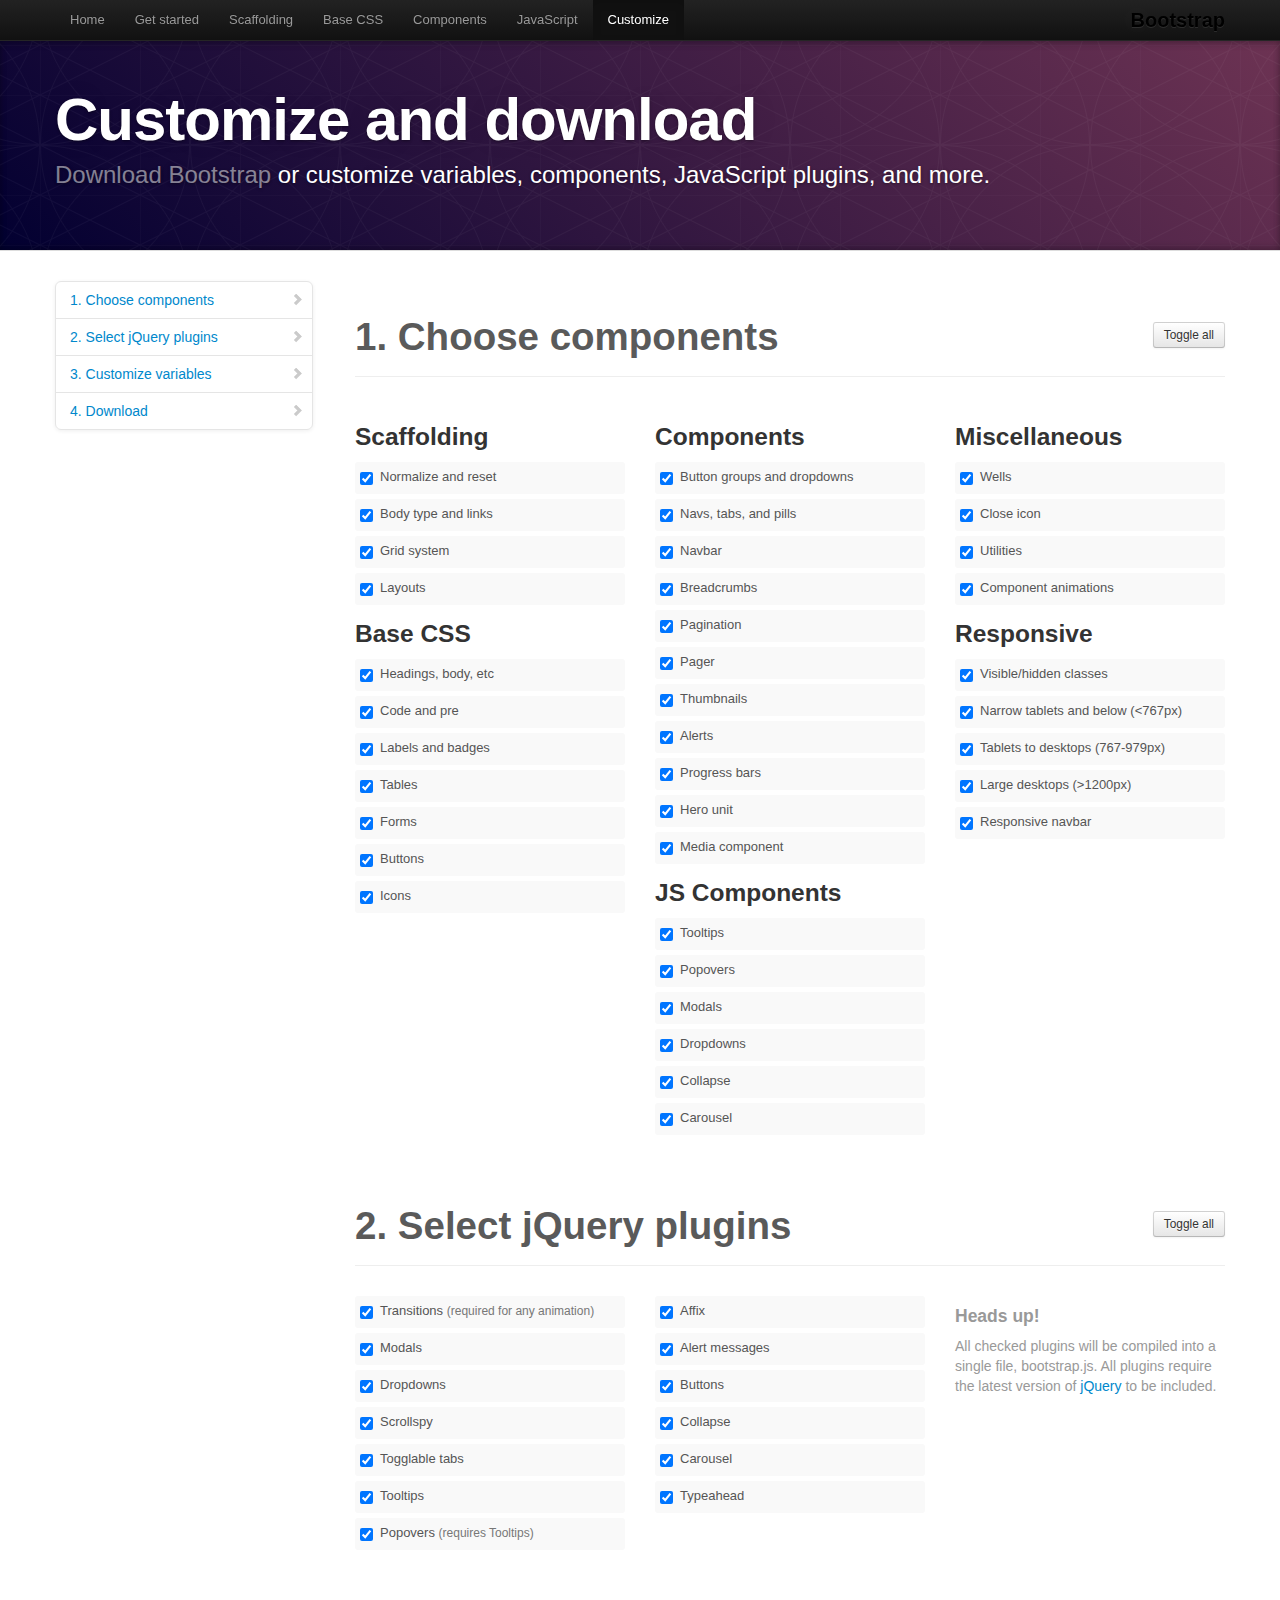
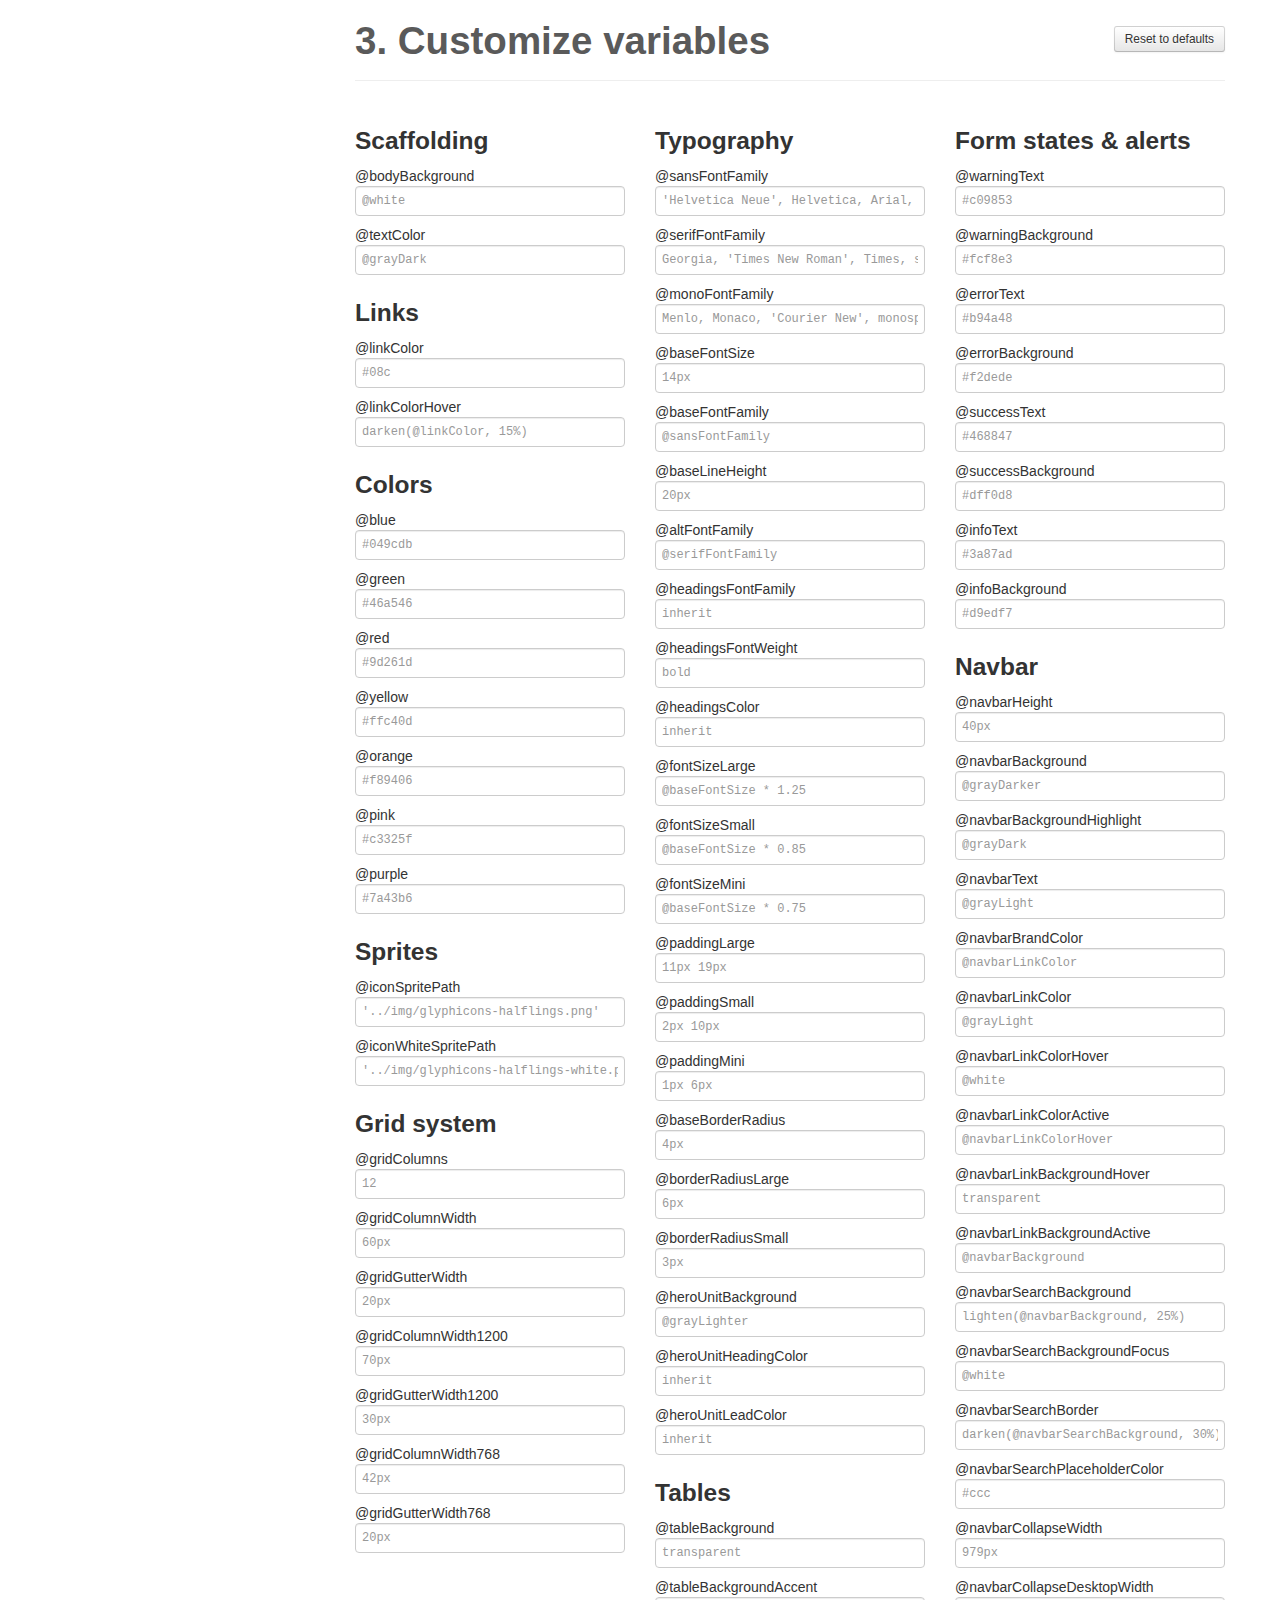
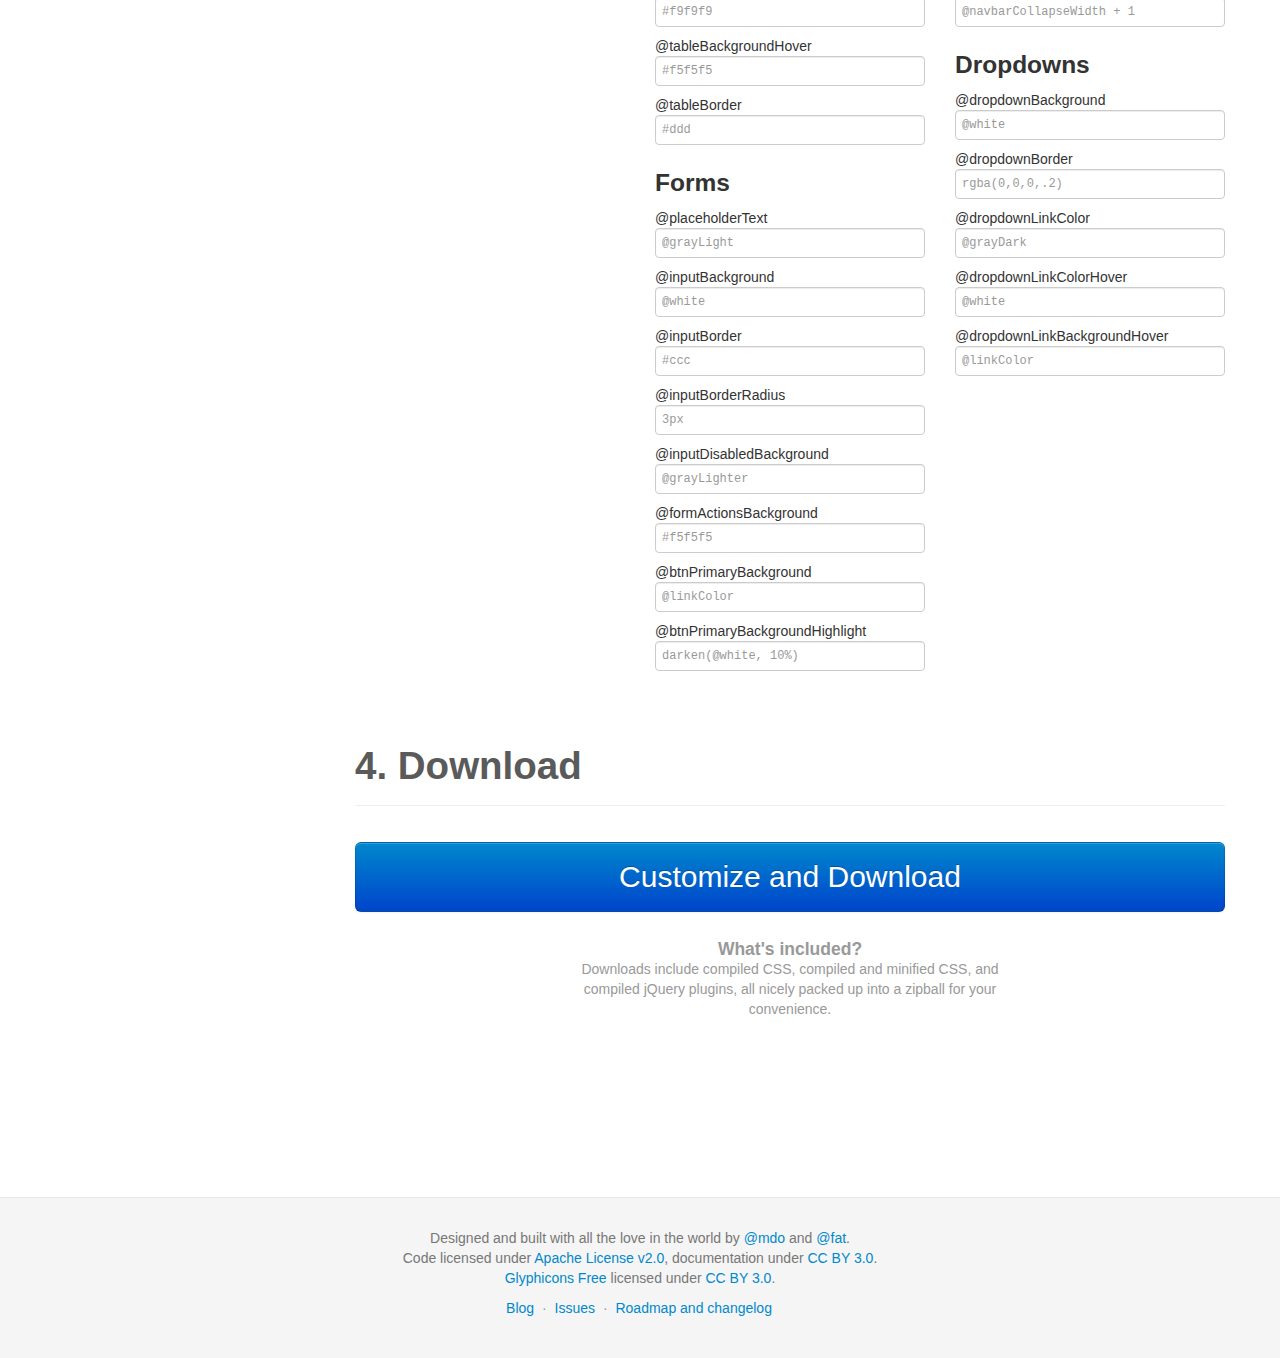
<file: Nova pasta/docs/customize.html>
<!DOCTYPE html>
<html lang="en">
  <head>
    <meta charset="utf-8">
    <title>Customize · Bootstrap</title>
    <meta name="viewport" content="width=device-width, initial-scale=1.0">
    <meta name="description" content="">
    <meta name="author" content="">

    <!-- Le styles -->
    <link href="assets/css/bootstrap.css" rel="stylesheet">
    <link href="assets/css/bootstrap-responsive.css" rel="stylesheet">
    <link href="assets/css/docs.css" rel="stylesheet">
    <link href="assets/js/google-code-prettify/prettify.css" rel="stylesheet">

    <!-- Le HTML5 shim, for IE6-8 support of HTML5 elements -->
    <!--[if lt IE 9]>
      <script src="http://html5shim.googlecode.com/svn/trunk/html5.js"></script>
    <![endif]-->

    <!-- Le fav and touch icons -->
    <link rel="apple-touch-icon-precomposed" sizes="144x144" href="assets/ico/apple-touch-icon-144-precomposed.png">
    <link rel="apple-touch-icon-precomposed" sizes="114x114" href="assets/ico/apple-touch-icon-114-precomposed.png">
      <link rel="apple-touch-icon-precomposed" sizes="72x72" href="assets/ico/apple-touch-icon-72-precomposed.png">
                    <link rel="apple-touch-icon-precomposed" href="assets/ico/apple-touch-icon-57-precomposed.png">
                                   <link rel="shortcut icon" href="assets/ico/favicon.png">

  </head>

  <body data-spy="scroll" data-target=".bs-docs-sidebar">

    <!-- Navbar
    ================================================== -->
    <div class="navbar navbar-inverse navbar-fixed-top">
      <div class="navbar-inner">
        <div class="container">
          <button type="button" class="btn btn-navbar" data-toggle="collapse" data-target=".nav-collapse">
            <span class="icon-bar"></span>
            <span class="icon-bar"></span>
            <span class="icon-bar"></span>
          </button>
          <a class="brand" href="./index.html">Bootstrap</a>
          <div class="nav-collapse collapse">
            <ul class="nav">
              <li class="">
                <a href="./index.html">Home</a>
              </li>
              <li class="">
                <a href="./getting-started.html">Get started</a>
              </li>
              <li class="">
                <a href="./scaffolding.html">Scaffolding</a>
              </li>
              <li class="">
                <a href="./base-css.html">Base CSS</a>
              </li>
              <li class="">
                <a href="./components.html">Components</a>
              </li>
              <li class="">
                <a href="./javascript.html">JavaScript</a>
              </li>
              <li class="active">
                <a href="./customize.html">Customize</a>
              </li>
            </ul>
          </div>
        </div>
      </div>
    </div>

<!-- Masthead
================================================== -->
<header class="jumbotron subhead" id="overview">
  <div class="container">
    <h1>Customize and download</h1>
    <p class="lead"><a href="https://github.com/twitter/bootstrap/zipball/master">Download Bootstrap</a> or customize variables, components, JavaScript plugins, and more.</p>
  </div>
</header>


  <div class="container">

    <!-- Docs nav
    ================================================== -->
    <div class="row">
      <div class="span3 bs-docs-sidebar">
        <ul class="nav nav-list bs-docs-sidenav">
          <li><a href="#components"><i class="icon-chevron-right"></i> 1. Choose components</a></li>
          <li><a href="#plugins"><i class="icon-chevron-right"></i> 2. Select jQuery plugins</a></li>
          <li><a href="#variables"><i class="icon-chevron-right"></i> 3. Customize variables</a></li>
          <li><a href="#download"><i class="icon-chevron-right"></i> 4. Download</a></li>
        </ul>
      </div>
      <div class="span9">


        <!-- Customize form
        ================================================== -->
        <form>
          <section class="download" id="components">
            <div class="page-header">
              <a class="btn btn-small pull-right toggle-all" href="#">Toggle all</a>
              <h1>
                1. Choose components
              </h1>
            </div>
            <div class="row download-builder">
              <div class="span3">
                <h3>Scaffolding</h3>
                <label class="checkbox"><input checked="checked" type="checkbox" value="reset.less"> Normalize and reset</label>
                <label class="checkbox"><input checked="checked" type="checkbox" value="scaffolding.less"> Body type and links</label>
                <label class="checkbox"><input checked="checked" type="checkbox" value="grid.less"> Grid system</label>
                <label class="checkbox"><input checked="checked" type="checkbox" value="layouts.less"> Layouts</label>
                <h3>Base CSS</h3>
                <label class="checkbox"><input checked="checked" type="checkbox" value="type.less"> Headings, body, etc</label>
                <label class="checkbox"><input checked="checked" type="checkbox" value="code.less"> Code and pre</label>
                <label class="checkbox"><input checked="checked" type="checkbox" value="labels-badges.less"> Labels and badges</label>
                <label class="checkbox"><input checked="checked" type="checkbox" value="tables.less"> Tables</label>
                <label class="checkbox"><input checked="checked" type="checkbox" value="forms.less"> Forms</label>
                <label class="checkbox"><input checked="checked" type="checkbox" value="buttons.less"> Buttons</label>
                <label class="checkbox"><input checked="checked" type="checkbox" value="sprites.less"> Icons</label>
              </div><!-- /span -->
              <div class="span3">
                <h3>Components</h3>
                <label class="checkbox"><input checked="checked" type="checkbox" value="button-groups.less"> Button groups and dropdowns</label>
                <label class="checkbox"><input checked="checked" type="checkbox" value="navs.less"> Navs, tabs, and pills</label>
                <label class="checkbox"><input checked="checked" type="checkbox" value="navbar.less"> Navbar</label>
                <label class="checkbox"><input checked="checked" type="checkbox" value="breadcrumbs.less"> Breadcrumbs</label>
                <label class="checkbox"><input checked="checked" type="checkbox" value="pagination.less"> Pagination</label>
                <label class="checkbox"><input checked="checked" type="checkbox" value="pager.less"> Pager</label>
                <label class="checkbox"><input checked="checked" type="checkbox" value="thumbnails.less"> Thumbnails</label>
                <label class="checkbox"><input checked="checked" type="checkbox" value="alerts.less"> Alerts</label>
                <label class="checkbox"><input checked="checked" type="checkbox" value="progress-bars.less"> Progress bars</label>
                <label class="checkbox"><input checked="checked" type="checkbox" value="hero-unit.less"> Hero unit</label>
                <label class="checkbox"><input checked="checked" type="checkbox" value="media.less"> Media component</label>
                <h3>JS Components</h3>
                <label class="checkbox"><input checked="checked" type="checkbox" value="tooltip.less"> Tooltips</label>
                <label class="checkbox"><input checked="checked" type="checkbox" value="popovers.less"> Popovers</label>
                <label class="checkbox"><input checked="checked" type="checkbox" value="modals.less"> Modals</label>
                <label class="checkbox"><input checked="checked" type="checkbox" value="dropdowns.less"> Dropdowns</label>
                <label class="checkbox"><input checked="checked" type="checkbox" value="accordion.less"> Collapse</label>
                <label class="checkbox"><input checked="checked" type="checkbox" value="carousel.less"> Carousel</label>
              </div><!-- /span -->
              <div class="span3">
                <h3>Miscellaneous</h3>
                <label class="checkbox"><input checked="checked" type="checkbox" value="wells.less"> Wells</label>
                <label class="checkbox"><input checked="checked" type="checkbox" value="close.less"> Close icon</label>
                <label class="checkbox"><input checked="checked" type="checkbox" value="utilities.less"> Utilities</label>
                <label class="checkbox"><input checked="checked" type="checkbox" value="component-animations.less"> Component animations</label>
                <h3>Responsive</h3>
                <label class="checkbox"><input checked="checked" type="checkbox" value="responsive-utilities.less"> Visible/hidden classes</label>
                <label class="checkbox"><input checked="checked" type="checkbox" value="responsive-767px-max.less"> Narrow tablets and below (<767px)</label>
                <label class="checkbox"><input checked="checked" type="checkbox" value="responsive-768px-979px.less"> Tablets to desktops (767-979px)</label>
                <label class="checkbox"><input checked="checked" type="checkbox" value="responsive-1200px-min.less"> Large desktops (>1200px)</label>
                <label class="checkbox"><input checked="checked" type="checkbox" value="responsive-navbar.less"> Responsive navbar</label>
              </div><!-- /span -->
            </div><!-- /row -->
          </section>

          <section class="download" id="plugins">
            <div class="page-header">
              <a class="btn btn-small pull-right toggle-all" href="#">Toggle all</a>
              <h1>
                2. Select jQuery plugins
              </h1>
            </div>
            <div class="row download-builder">
              <div class="span3">
                <label class="checkbox">
                  <input type="checkbox" checked="true" value="bootstrap-transition.js">
                  Transitions <small>(required for any animation)</small>
                </label>
                <label class="checkbox">
                  <input type="checkbox" checked="true" value="bootstrap-modal.js">
                  Modals
                </label>
                <label class="checkbox">
                  <input type="checkbox" checked="true" value="bootstrap-dropdown.js">
                  Dropdowns
                </label>
                <label class="checkbox">
                  <input type="checkbox" checked="true" value="bootstrap-scrollspy.js">
                  Scrollspy
                </label>
                <label class="checkbox">
                  <input type="checkbox" checked="true" value="bootstrap-tab.js">
                  Togglable tabs
                </label>
                <label class="checkbox">
                  <input type="checkbox" checked="true" value="bootstrap-tooltip.js">
                  Tooltips
                </label>
                <label class="checkbox">
                  <input type="checkbox" checked="true" value="bootstrap-popover.js">
                  Popovers <small>(requires Tooltips)</small>
                </label>
              </div><!-- /span -->
              <div class="span3">
                <label class="checkbox">
                  <input type="checkbox" checked="true" value="bootstrap-affix.js">
                  Affix
                </label>
                <label class="checkbox">
                  <input type="checkbox" checked="true" value="bootstrap-alert.js">
                  Alert messages
                </label>
                <label class="checkbox">
                  <input type="checkbox" checked="true" value="bootstrap-button.js">
                  Buttons
                </label>
                <label class="checkbox">
                  <input type="checkbox" checked="true" value="bootstrap-collapse.js">
                  Collapse
                </label>
                <label class="checkbox">
                  <input type="checkbox" checked="true" value="bootstrap-carousel.js">
                  Carousel
                </label>
                <label class="checkbox">
                  <input type="checkbox" checked="true" value="bootstrap-typeahead.js">
                  Typeahead
                </label>
              </div><!-- /span -->
              <div class="span3">
                <h4 class="muted">Heads up!</h4>
                <p class="muted">All checked plugins will be compiled into a single file, bootstrap.js. All plugins require the latest version of <a href="http://jquery.com/" target="_blank">jQuery</a> to be included.</p>
              </div><!-- /span -->
            </div><!-- /row -->
          </section>


          <section class="download" id="variables">
            <div class="page-header">
              <a class="btn btn-small pull-right toggle-all" href="#">Reset to defaults</a>
              <h1>
                3. Customize variables
              </h1>
            </div>
            <div class="row download-builder">
              <div class="span3">
                <h3>Scaffolding</h3>
                <label>@bodyBackground</label>
                <input type="text" class="span3" placeholder="@white">
                <label>@textColor</label>
                <input type="text" class="span3" placeholder="@grayDark">

                <h3>Links</h3>
                <label>@linkColor</label>
                <input type="text" class="span3" placeholder="#08c">
                <label>@linkColorHover</label>
                <input type="text" class="span3" placeholder="darken(@linkColor, 15%)">
                <h3>Colors</h3>
                <label>@blue</label>
                <input type="text" class="span3" placeholder="#049cdb">
                <label>@green</label>
                <input type="text" class="span3" placeholder="#46a546">
                <label>@red</label>
                <input type="text" class="span3" placeholder="#9d261d">
                <label>@yellow</label>
                <input type="text" class="span3" placeholder="#ffc40d">
                <label>@orange</label>
                <input type="text" class="span3" placeholder="#f89406">
                <label>@pink</label>
                <input type="text" class="span3" placeholder="#c3325f">
                <label>@purple</label>
                <input type="text" class="span3" placeholder="#7a43b6">

                <h3>Sprites</h3>
                <label>@iconSpritePath</label>
                <input type="text" class="span3" placeholder="'../img/glyphicons-halflings.png'">
                <label>@iconWhiteSpritePath</label>
                <input type="text" class="span3" placeholder="'../img/glyphicons-halflings-white.png'">

                <h3>Grid system</h3>
                <label>@gridColumns</label>
                <input type="text" class="span3" placeholder="12">
                <label>@gridColumnWidth</label>
                <input type="text" class="span3" placeholder="60px">
                <label>@gridGutterWidth</label>
                <input type="text" class="span3" placeholder="20px">
                <label>@gridColumnWidth1200</label>
                <input type="text" class="span3" placeholder="70px">
                <label>@gridGutterWidth1200</label>
                <input type="text" class="span3" placeholder="30px">
                <label>@gridColumnWidth768</label>
                <input type="text" class="span3" placeholder="42px">
                <label>@gridGutterWidth768</label>
                <input type="text" class="span3" placeholder="20px">

              </div><!-- /span -->
              <div class="span3">

                <h3>Typography</h3>
                <label>@sansFontFamily</label>
                <input type="text" class="span3" placeholder="'Helvetica Neue', Helvetica, Arial, sans-serif">
                <label>@serifFontFamily</label>
                <input type="text" class="span3" placeholder="Georgia, 'Times New Roman', Times, serif">
                <label>@monoFontFamily</label>
                <input type="text" class="span3" placeholder="Menlo, Monaco, 'Courier New', monospace">

                <label>@baseFontSize</label>
                <input type="text" class="span3" placeholder="14px">
                <label>@baseFontFamily</label>
                <input type="text" class="span3" placeholder="@sansFontFamily">
                <label>@baseLineHeight</label>
                <input type="text" class="span3" placeholder="20px">

                <label>@altFontFamily</label>
                <input type="text" class="span3" placeholder="@serifFontFamily">
                <label>@headingsFontFamily</label>
                <input type="text" class="span3" placeholder="inherit">
                <label>@headingsFontWeight</label>
                <input type="text" class="span3" placeholder="bold">
                <label>@headingsColor</label>
                <input type="text" class="span3" placeholder="inherit">

                <label>@fontSizeLarge</label>
                <input type="text" class="span3" placeholder="@baseFontSize * 1.25">
                <label>@fontSizeSmall</label>
                <input type="text" class="span3" placeholder="@baseFontSize * 0.85">
                <label>@fontSizeMini</label>
                <input type="text" class="span3" placeholder="@baseFontSize * 0.75">

                <label>@paddingLarge</label>
                <input type="text" class="span3" placeholder="11px 19px">
                <label>@paddingSmall</label>
                <input type="text" class="span3" placeholder="2px 10px">
                <label>@paddingMini</label>
                <input type="text" class="span3" placeholder="1px 6px">

                <label>@baseBorderRadius</label>
                <input type="text" class="span3" placeholder="4px">
                <label>@borderRadiusLarge</label>
                <input type="text" class="span3" placeholder="6px">
                <label>@borderRadiusSmall</label>
                <input type="text" class="span3" placeholder="3px">

                <label>@heroUnitBackground</label>
                <input type="text" class="span3" placeholder="@grayLighter">
                <label>@heroUnitHeadingColor</label>
                <input type="text" class="span3" placeholder="inherit">
                <label>@heroUnitLeadColor</label>
                <input type="text" class="span3" placeholder="inherit">

                <h3>Tables</h3>
                <label>@tableBackground</label>
                <input type="text" class="span3" placeholder="transparent">
                <label>@tableBackgroundAccent</label>
                <input type="text" class="span3" placeholder="#f9f9f9">
                <label>@tableBackgroundHover</label>
                <input type="text" class="span3" placeholder="#f5f5f5">
                <label>@tableBorder</label>
                <input type="text" class="span3" placeholder="#ddd">

                <h3>Forms</h3>
                <label>@placeholderText</label>
                <input type="text" class="span3" placeholder="@grayLight">
                <label>@inputBackground</label>
                <input type="text" class="span3" placeholder="@white">
                <label>@inputBorder</label>
                <input type="text" class="span3" placeholder="#ccc">
                <label>@inputBorderRadius</label>
                <input type="text" class="span3" placeholder="3px">
                <label>@inputDisabledBackground</label>
                <input type="text" class="span3" placeholder="@grayLighter">
                <label>@formActionsBackground</label>
                <input type="text" class="span3" placeholder="#f5f5f5">
                <label>@btnPrimaryBackground</label>
                <input type="text" class="span3" placeholder="@linkColor">
                <label>@btnPrimaryBackgroundHighlight</label>
                <input type="text" class="span3" placeholder="darken(@white, 10%)">

              </div><!-- /span -->
              <div class="span3">

                <h3>Form states &amp; alerts</h3>
                <label>@warningText</label>
                <input type="text" class="span3" placeholder="#c09853">
                <label>@warningBackground</label>
                <input type="text" class="span3" placeholder="#fcf8e3">
                <label>@errorText</label>
                <input type="text" class="span3" placeholder="#b94a48">
                <label>@errorBackground</label>
                <input type="text" class="span3" placeholder="#f2dede">
                <label>@successText</label>
                <input type="text" class="span3" placeholder="#468847">
                <label>@successBackground</label>
                <input type="text" class="span3" placeholder="#dff0d8">
                <label>@infoText</label>
                <input type="text" class="span3" placeholder="#3a87ad">
                <label>@infoBackground</label>
                <input type="text" class="span3" placeholder="#d9edf7">

                <h3>Navbar</h3>
                <label>@navbarHeight</label>
                <input type="text" class="span3" placeholder="40px">
                <label>@navbarBackground</label>
                <input type="text" class="span3" placeholder="@grayDarker">
                <label>@navbarBackgroundHighlight</label>
                <input type="text" class="span3" placeholder="@grayDark">
                <label>@navbarText</label>
                <input type="text" class="span3" placeholder="@grayLight">
                <label>@navbarBrandColor</label>
                <input type="text" class="span3" placeholder="@navbarLinkColor">
                <label>@navbarLinkColor</label>
                <input type="text" class="span3" placeholder="@grayLight">
                <label>@navbarLinkColorHover</label>
                <input type="text" class="span3" placeholder="@white">
                <label>@navbarLinkColorActive</label>
                <input type="text" class="span3" placeholder="@navbarLinkColorHover">
                <label>@navbarLinkBackgroundHover</label>
                <input type="text" class="span3" placeholder="transparent">
                <label>@navbarLinkBackgroundActive</label>
                <input type="text" class="span3" placeholder="@navbarBackground">
                <label>@navbarSearchBackground</label>
                <input type="text" class="span3" placeholder="lighten(@navbarBackground, 25%)">
                <label>@navbarSearchBackgroundFocus</label>
                <input type="text" class="span3" placeholder="@white">
                <label>@navbarSearchBorder</label>
                <input type="text" class="span3" placeholder="darken(@navbarSearchBackground, 30%)">
                <label>@navbarSearchPlaceholderColor</label>
                <input type="text" class="span3" placeholder="#ccc">

                <label>@navbarCollapseWidth</label>
                <input type="text" class="span3" placeholder="979px">
                <label>@navbarCollapseDesktopWidth</label>
                <input type="text" class="span3" placeholder="@navbarCollapseWidth + 1">

                <h3>Dropdowns</h3>
                <label>@dropdownBackground</label>
                <input type="text" class="span3" placeholder="@white">
                <label>@dropdownBorder</label>
                <input type="text" class="span3" placeholder="rgba(0,0,0,.2)">
                <label>@dropdownLinkColor</label>
                <input type="text" class="span3" placeholder="@grayDark">
                <label>@dropdownLinkColorHover</label>
                <input type="text" class="span3" placeholder="@white">
                <label>@dropdownLinkBackgroundHover</label>
                <input type="text" class="span3" placeholder="@linkColor">
              </div><!-- /span -->
            </div><!-- /row -->
          </section>

          <section class="download" id="download">
            <div class="page-header">
              <h1>
                4. Download
              </h1>
            </div>
            <div class="download-btn">
              <a class="btn btn-primary" href="#" >Customize and Download</a>
              <h4>What's included?</h4>
              <p>Downloads include compiled CSS, compiled and minified CSS, and compiled jQuery plugins, all nicely packed up into a zipball for your convenience.</p>
            </div>
          </section><!-- /download -->
        </form>



      </div>
    </div>

  </div>



    <!-- Footer
    ================================================== -->
    <footer class="footer">
      <div class="container">
        <p>Designed and built with all the love in the world by <a href="http://twitter.com/mdo" target="_blank">@mdo</a> and <a href="http://twitter.com/fat" target="_blank">@fat</a>.</p>
        <p>Code licensed under <a href="http://www.apache.org/licenses/LICENSE-2.0" target="_blank">Apache License v2.0</a>, documentation under <a href="http://creativecommons.org/licenses/by/3.0/">CC BY 3.0</a>.</p>
        <p><a href="http://glyphicons.com">Glyphicons Free</a> licensed under <a href="http://creativecommons.org/licenses/by/3.0/">CC BY 3.0</a>.</p>
        <ul class="footer-links">
          <li><a href="http://blog.getbootstrap.com">Blog</a></li>
          <li class="muted">&middot;</li>
          <li><a href="https://github.com/twitter/bootstrap/issues?state=open">Issues</a></li>
          <li class="muted">&middot;</li>
          <li><a href="https://github.com/twitter/bootstrap/wiki">Roadmap and changelog</a></li>
        </ul>
      </div>
    </footer>



    <!-- Le javascript
    ================================================== -->
    <!-- Placed at the end of the document so the pages load faster -->
    <script type="text/javascript" src="http://platform.twitter.com/widgets.js"></script>
    <script src="assets/js/jquery.js"></script>
    <script src="assets/js/bootstrap-transition.js"></script>
    <script src="assets/js/bootstrap-alert.js"></script>
    <script src="assets/js/bootstrap-modal.js"></script>
    <script src="assets/js/bootstrap-dropdown.js"></script>
    <script src="assets/js/bootstrap-scrollspy.js"></script>
    <script src="assets/js/bootstrap-tab.js"></script>
    <script src="assets/js/bootstrap-tooltip.js"></script>
    <script src="assets/js/bootstrap-popover.js"></script>
    <script src="assets/js/bootstrap-button.js"></script>
    <script src="assets/js/bootstrap-collapse.js"></script>
    <script src="assets/js/bootstrap-carousel.js"></script>
    <script src="assets/js/bootstrap-typeahead.js"></script>
    <script src="assets/js/bootstrap-affix.js"></script>

    <script src="assets/js/holder/holder.js"></script>
    <script src="assets/js/google-code-prettify/prettify.js"></script>

    <script src="assets/js/application.js"></script>



  </body>
</html>
</file>
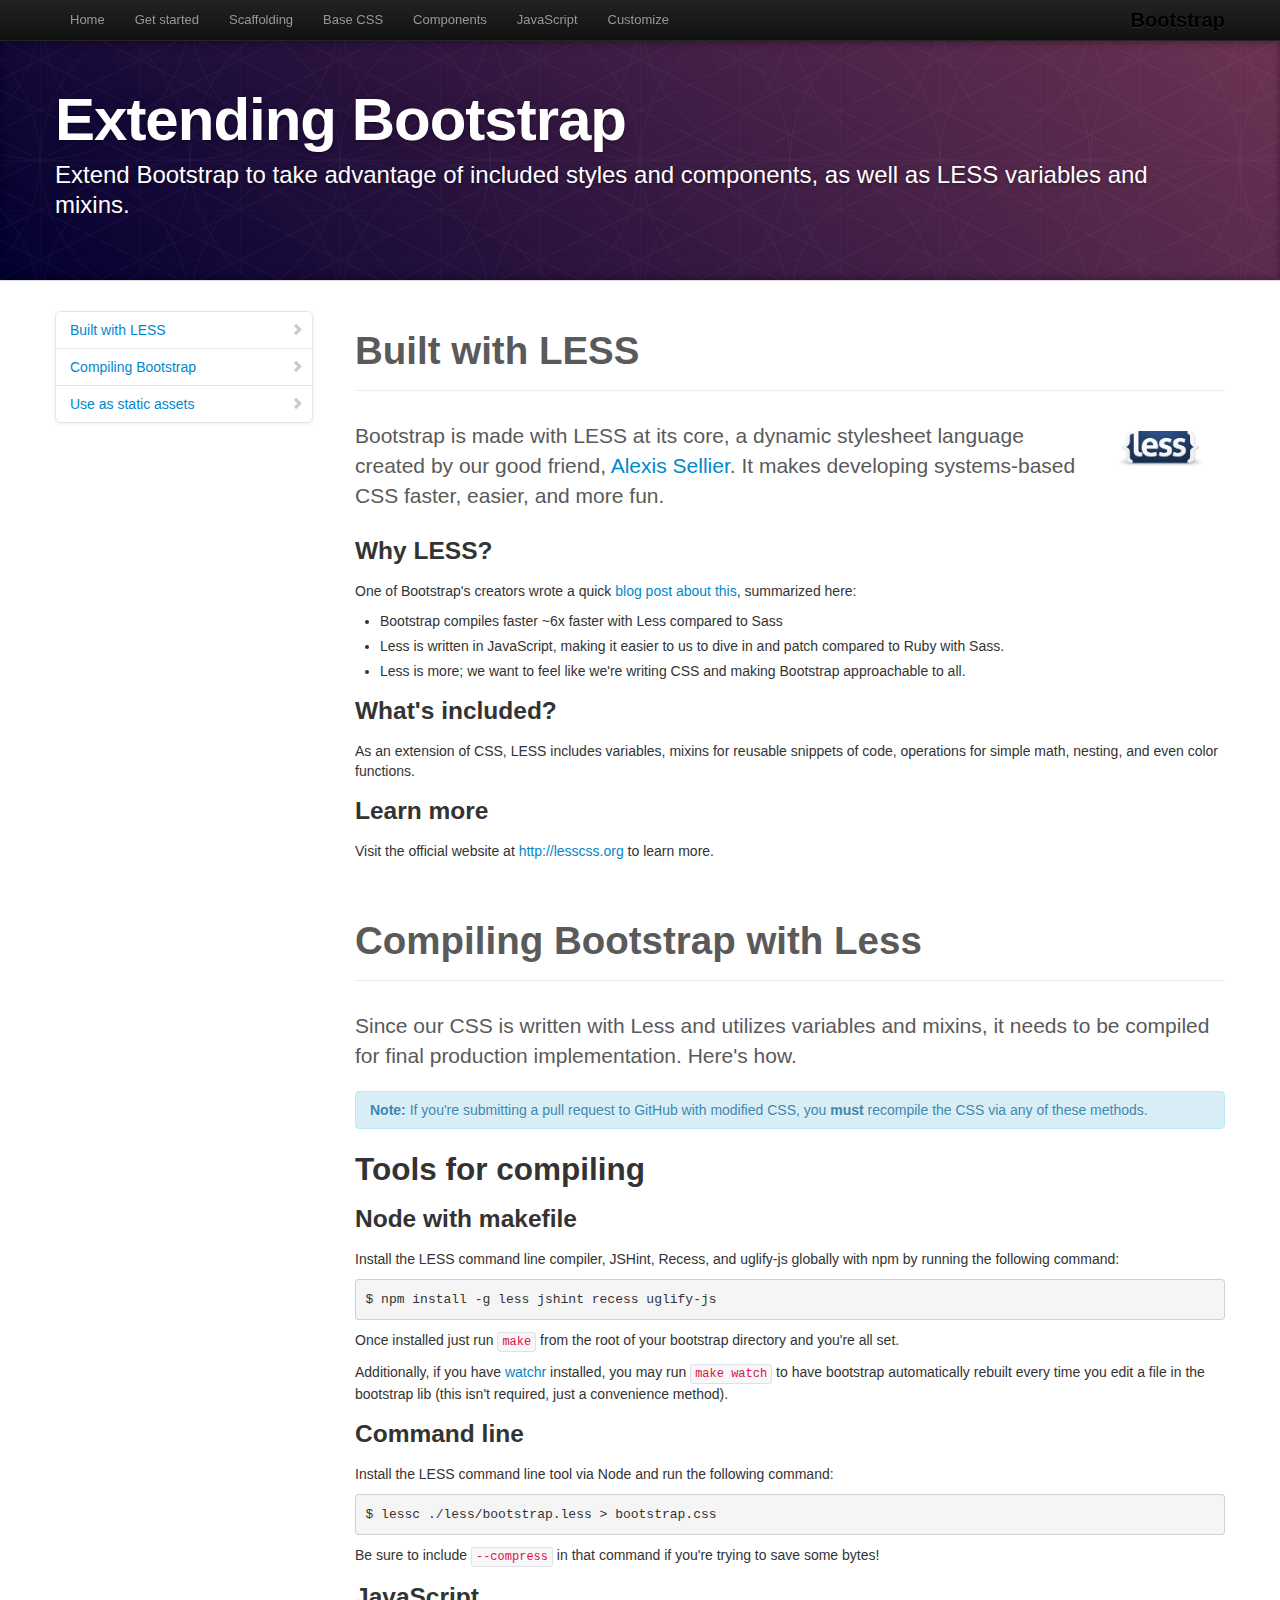
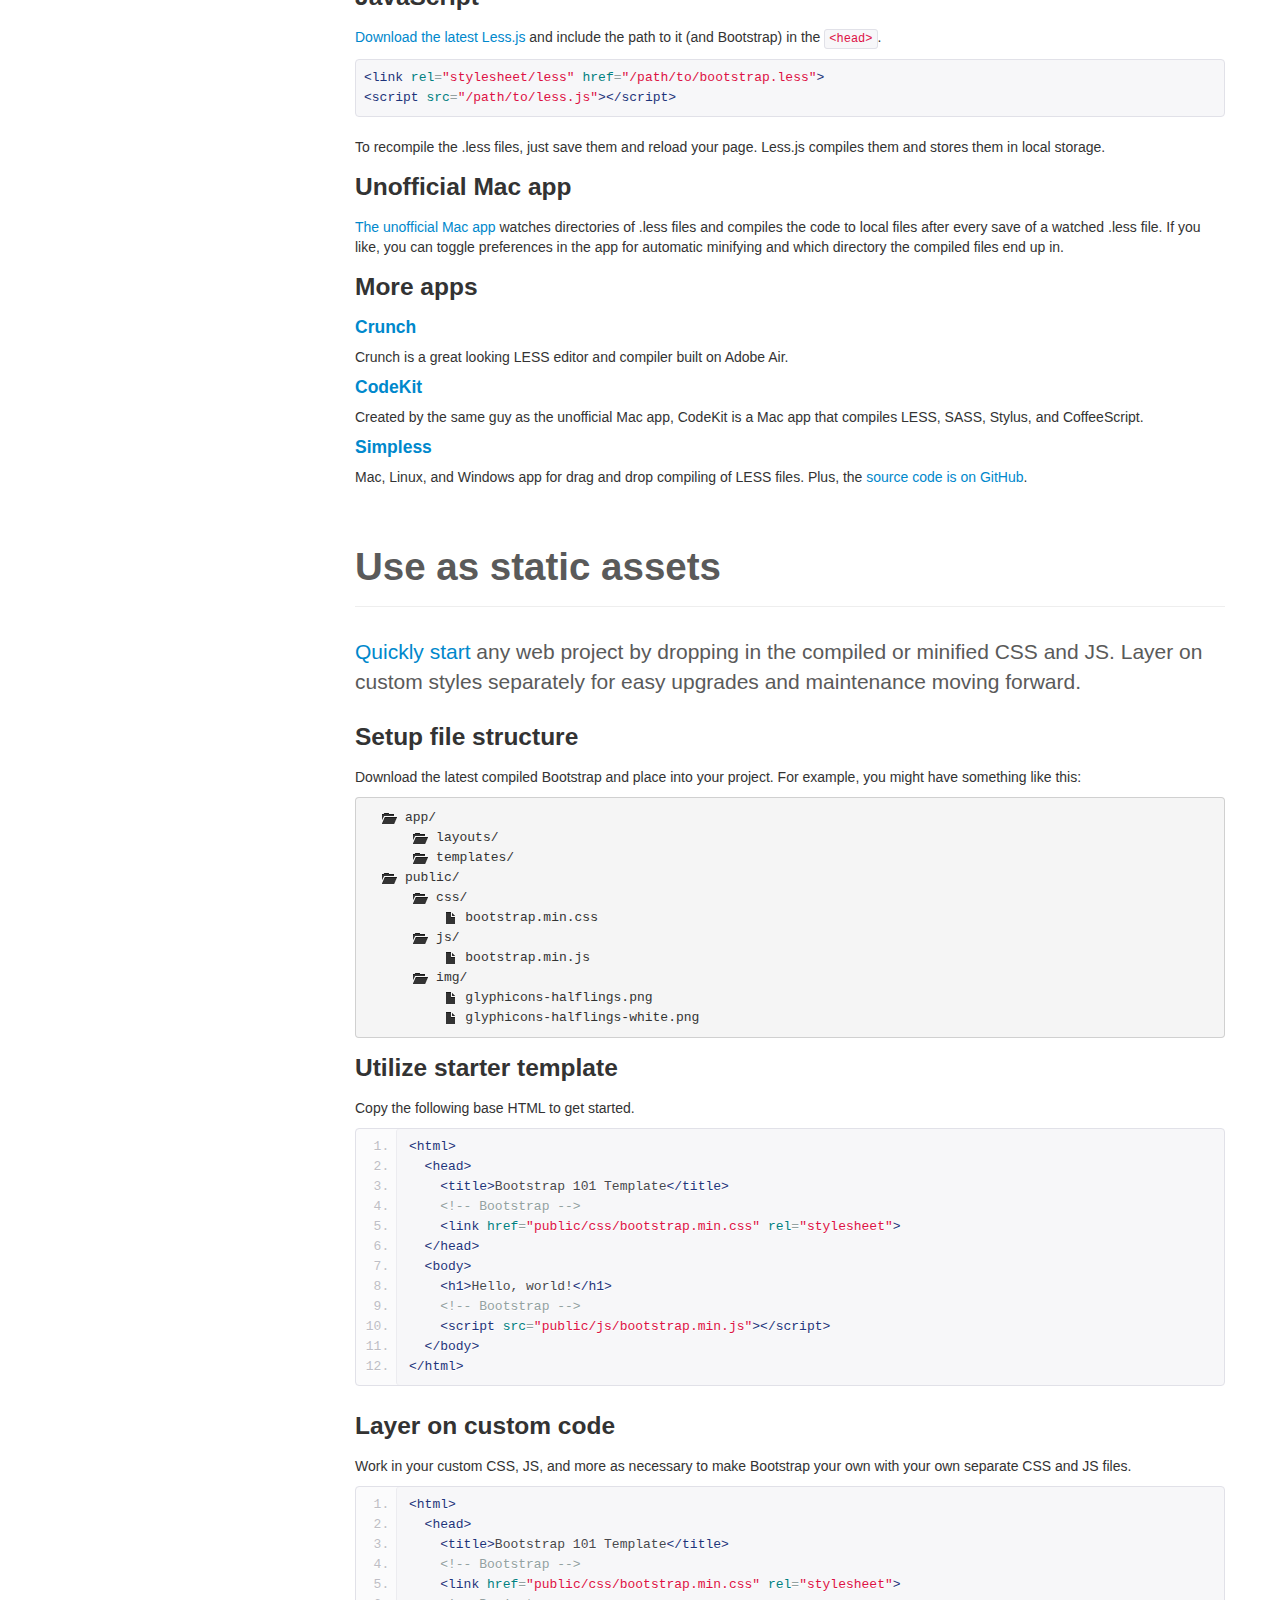
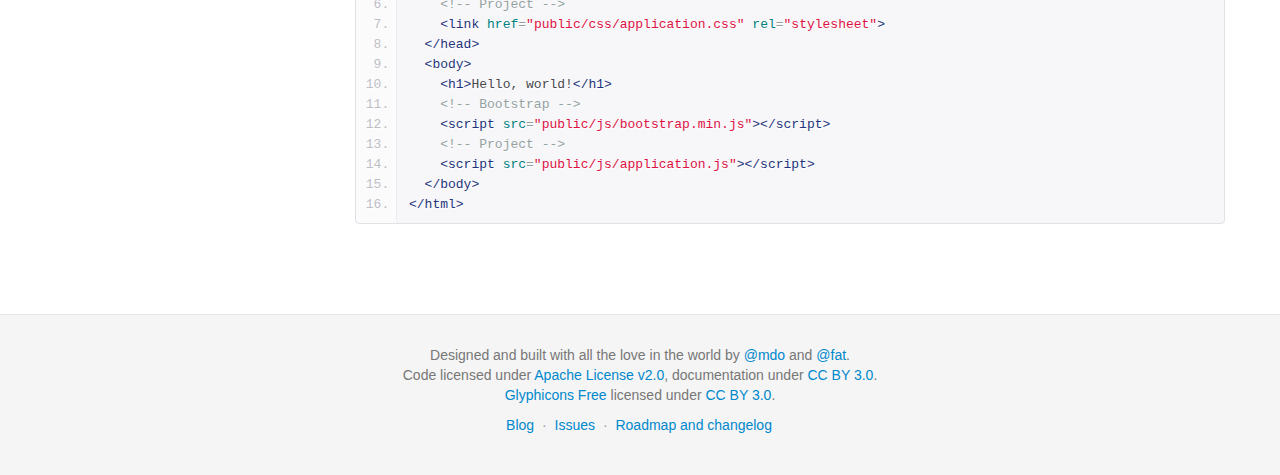
<file: Nova pasta/docs/extend.html>
<!DOCTYPE html>
<html lang="en">
  <head>
    <meta charset="utf-8">
    <title>Extend · Bootstrap</title>
    <meta name="viewport" content="width=device-width, initial-scale=1.0">
    <meta name="description" content="">
    <meta name="author" content="">

    <!-- Le styles -->
    <link href="assets/css/bootstrap.css" rel="stylesheet">
    <link href="assets/css/bootstrap-responsive.css" rel="stylesheet">
    <link href="assets/css/docs.css" rel="stylesheet">
    <link href="assets/js/google-code-prettify/prettify.css" rel="stylesheet">

    <!-- Le HTML5 shim, for IE6-8 support of HTML5 elements -->
    <!--[if lt IE 9]>
      <script src="http://html5shim.googlecode.com/svn/trunk/html5.js"></script>
    <![endif]-->

    <!-- Le fav and touch icons -->
    <link rel="apple-touch-icon-precomposed" sizes="144x144" href="assets/ico/apple-touch-icon-144-precomposed.png">
    <link rel="apple-touch-icon-precomposed" sizes="114x114" href="assets/ico/apple-touch-icon-114-precomposed.png">
      <link rel="apple-touch-icon-precomposed" sizes="72x72" href="assets/ico/apple-touch-icon-72-precomposed.png">
                    <link rel="apple-touch-icon-precomposed" href="assets/ico/apple-touch-icon-57-precomposed.png">
                                   <link rel="shortcut icon" href="assets/ico/favicon.png">

  </head>

  <body data-spy="scroll" data-target=".bs-docs-sidebar">

    <!-- Navbar
    ================================================== -->
    <div class="navbar navbar-inverse navbar-fixed-top">
      <div class="navbar-inner">
        <div class="container">
          <button type="button" class="btn btn-navbar" data-toggle="collapse" data-target=".nav-collapse">
            <span class="icon-bar"></span>
            <span class="icon-bar"></span>
            <span class="icon-bar"></span>
          </button>
          <a class="brand" href="./index.html">Bootstrap</a>
          <div class="nav-collapse collapse">
            <ul class="nav">
              <li class="">
                <a href="./index.html">Home</a>
              </li>
              <li class="">
                <a href="./getting-started.html">Get started</a>
              </li>
              <li class="">
                <a href="./scaffolding.html">Scaffolding</a>
              </li>
              <li class="">
                <a href="./base-css.html">Base CSS</a>
              </li>
              <li class="">
                <a href="./components.html">Components</a>
              </li>
              <li class="">
                <a href="./javascript.html">JavaScript</a>
              </li>
              <li class="">
                <a href="./customize.html">Customize</a>
              </li>
            </ul>
          </div>
        </div>
      </div>
    </div>

<!-- Subhead
================================================== -->
<header class="jumbotron subhead" id="overview">
  <div class="container">
    <h1>Extending Bootstrap</h1>
    <p class="lead">Extend Bootstrap to take advantage of included styles and components, as well as LESS variables and mixins.</p>
  <div>
</header>

  <div class="container">

    <!-- Docs nav
    ================================================== -->
    <div class="row">
      <div class="span3 bs-docs-sidebar">
        <ul class="nav nav-list bs-docs-sidenav">
          <li><a href="#built-with-less"><i class="icon-chevron-right"></i> Built with LESS</a></li>
          <li><a href="#compiling"><i class="icon-chevron-right"></i> Compiling Bootstrap</a></li>
          <li><a href="#static-assets"><i class="icon-chevron-right"></i> Use as static assets</a></li>
        </ul>
      </div>
      <div class="span9">



        <!-- BUILT WITH LESS
        ================================================== -->
        <section id="built-with-less">
          <div class="page-header">
            <h1>Built with LESS</h1>
          </div>

          <img style="float: right; height: 36px; margin: 10px 20px 20px" src="assets/img/less-logo-large.png" alt="LESS CSS">
          <p class="lead">Bootstrap is made with LESS at its core, a dynamic stylesheet language created by our good friend, <a href="http://cloudhead.io">Alexis Sellier</a>. It makes developing systems-based CSS faster, easier, and more fun.</p>

          <h3>Why LESS?</h3>
          <p>One of Bootstrap's creators wrote a quick <a href="http://www.wordsbyf.at/2012/03/08/why-less/">blog post about this</a>, summarized here:</p>
          <ul>
            <li>Bootstrap compiles faster ~6x faster with Less compared to Sass</li>
            <li>Less is written in JavaScript, making it easier to us to dive in and patch compared to Ruby with Sass.</li>
            <li>Less is more; we want to feel like we're writing CSS and making Bootstrap approachable to all.</li>
          </ul>

          <h3>What's included?</h3>
          <p>As an extension of CSS, LESS includes variables, mixins for reusable snippets of code, operations for simple math, nesting, and even color functions.</p>

          <h3>Learn more</h3>
          <p>Visit the official website at <a href="http://lesscss.org">http://lesscss.org</a> to learn more.</p>
        </section>



        <!-- COMPILING LESS AND BOOTSTRAP
        ================================================== -->
        <section id="compiling">
          <div class="page-header">
            <h1>Compiling Bootstrap with Less</h1>
          </div>

          <p class="lead">Since our CSS is written with Less and utilizes variables and mixins, it needs to be compiled for final production implementation. Here's how.</p>

          <div class="alert alert-info">
            <strong>Note:</strong> If you're submitting a pull request to GitHub with modified CSS, you <strong>must</strong> recompile the CSS via any of these methods.
          </div>

          <h2>Tools for compiling</h2>

          <h3>Node with makefile</h3>
          <p>Install the LESS command line compiler, JSHint, Recess, and uglify-js globally with npm by running the following command:</p>
          <pre>$ npm install -g less jshint recess uglify-js</pre>
          <p>Once installed just run <code>make</code> from the root of your bootstrap directory and you're all set.</p>
          <p>Additionally, if you have <a href="https://github.com/mynyml/watchr">watchr</a> installed, you may run <code>make watch</code> to have bootstrap automatically rebuilt every time you edit a file in the bootstrap lib (this isn't required, just a convenience method).</p>

          <h3>Command line</h3>
          <p>Install the LESS command line tool via Node and run the following command:</p>
          <pre>$ lessc ./less/bootstrap.less > bootstrap.css</pre>
          <p>Be sure to include <code>--compress</code> in that command if you're trying to save some bytes!</p>

          <h3>JavaScript</h3>
          <p><a href="http://lesscss.org/">Download the latest Less.js</a> and include the path to it (and Bootstrap) in the <code>&lt;head&gt;</code>.</p>
<pre class="prettyprint">
&lt;link rel="stylesheet/less" href="/path/to/bootstrap.less"&gt;
&lt;script src="/path/to/less.js"&gt;&lt;/script&gt;
</pre>
          <p>To recompile the .less files, just save them and reload your page. Less.js compiles them and stores them in local storage.</p>

          <h3>Unofficial Mac app</h3>
          <p><a href="http://incident57.com/less/">The unofficial Mac app</a> watches directories of .less files and compiles the code to local files after every save of a watched .less file. If you like, you can toggle preferences in the app for automatic minifying and which directory the compiled files end up in.</p>

          <h3>More apps</h3>
          <h4><a href="http://crunchapp.net/" target="_blank">Crunch</a></h4>
          <p>Crunch is a great looking LESS editor and compiler built on Adobe Air.</p>
          <h4><a href="http://incident57.com/codekit/" target="_blank">CodeKit</a></h4>
          <p>Created by the same guy as the unofficial Mac app, CodeKit is a Mac app that compiles LESS, SASS, Stylus, and CoffeeScript.</p>
          <h4><a href="http://wearekiss.com/simpless" target="_blank">Simpless</a></h4>
          <p>Mac, Linux, and Windows app for drag and drop compiling of LESS files. Plus, the <a href="https://github.com/Paratron/SimpLESS" target="_blank">source code is on GitHub</a>.</p>

        </section>



        <!-- Static assets
        ================================================== -->
        <section id="static-assets">
          <div class="page-header">
            <h1>Use as static assets</h1>
          </div>
          <p class="lead"><a href="./getting-started.html">Quickly start</a> any web project by dropping in the compiled or minified CSS and JS. Layer on custom styles separately for easy upgrades and maintenance moving forward.</p>

          <h3>Setup file structure</h3>
          <p>Download the latest compiled Bootstrap and place into your project. For example, you might have something like this:</p>
<pre>
  <span class="icon-folder-open"></span> app/
      <span class="icon-folder-open"></span> layouts/
      <span class="icon-folder-open"></span> templates/
  <span class="icon-folder-open"></span> public/
      <span class="icon-folder-open"></span> css/
          <span class="icon-file"></span> bootstrap.min.css
      <span class="icon-folder-open"></span> js/
          <span class="icon-file"></span> bootstrap.min.js
      <span class="icon-folder-open"></span> img/
          <span class="icon-file"></span> glyphicons-halflings.png
          <span class="icon-file"></span> glyphicons-halflings-white.png
</pre>

          <h3>Utilize starter template</h3>
          <p>Copy the following base HTML to get started.</p>
<pre class="prettyprint linenums">
&lt;html&gt;
  &lt;head&gt;
    &lt;title&gt;Bootstrap 101 Template&lt;/title&gt;
    &lt;!-- Bootstrap --&gt;
    &lt;link href="public/css/bootstrap.min.css" rel="stylesheet"&gt;
  &lt;/head&gt;
  &lt;body&gt;
    &lt;h1&gt;Hello, world!&lt;/h1&gt;
    &lt;!-- Bootstrap --&gt;
    &lt;script src="public/js/bootstrap.min.js"&gt;&lt;/script&gt;
  &lt;/body&gt;
&lt;/html&gt;
</pre>

          <h3>Layer on custom code</h3>
          <p>Work in your custom CSS, JS, and more as necessary to make Bootstrap your own with your own separate CSS and JS files.</p>
<pre class="prettyprint linenums">
&lt;html&gt;
  &lt;head&gt;
    &lt;title&gt;Bootstrap 101 Template&lt;/title&gt;
    &lt;!-- Bootstrap --&gt;
    &lt;link href="public/css/bootstrap.min.css" rel="stylesheet"&gt;
    &lt;!-- Project --&gt;
    &lt;link href="public/css/application.css" rel="stylesheet"&gt;
  &lt;/head&gt;
  &lt;body&gt;
    &lt;h1&gt;Hello, world!&lt;/h1&gt;
    &lt;!-- Bootstrap --&gt;
    &lt;script src="public/js/bootstrap.min.js"&gt;&lt;/script&gt;
    &lt;!-- Project --&gt;
    &lt;script src="public/js/application.js"&gt;&lt;/script&gt;
  &lt;/body&gt;
&lt;/html&gt;
</pre>

        </section>

      </div>
    </div>

  </div>



    <!-- Footer
    ================================================== -->
    <footer class="footer">
      <div class="container">
        <p>Designed and built with all the love in the world by <a href="http://twitter.com/mdo" target="_blank">@mdo</a> and <a href="http://twitter.com/fat" target="_blank">@fat</a>.</p>
        <p>Code licensed under <a href="http://www.apache.org/licenses/LICENSE-2.0" target="_blank">Apache License v2.0</a>, documentation under <a href="http://creativecommons.org/licenses/by/3.0/">CC BY 3.0</a>.</p>
        <p><a href="http://glyphicons.com">Glyphicons Free</a> licensed under <a href="http://creativecommons.org/licenses/by/3.0/">CC BY 3.0</a>.</p>
        <ul class="footer-links">
          <li><a href="http://blog.getbootstrap.com">Blog</a></li>
          <li class="muted">&middot;</li>
          <li><a href="https://github.com/twitter/bootstrap/issues?state=open">Issues</a></li>
          <li class="muted">&middot;</li>
          <li><a href="https://github.com/twitter/bootstrap/wiki">Roadmap and changelog</a></li>
        </ul>
      </div>
    </footer>



    <!-- Le javascript
    ================================================== -->
    <!-- Placed at the end of the document so the pages load faster -->
    <script type="text/javascript" src="http://platform.twitter.com/widgets.js"></script>
    <script src="assets/js/jquery.js"></script>
    <script src="assets/js/bootstrap-transition.js"></script>
    <script src="assets/js/bootstrap-alert.js"></script>
    <script src="assets/js/bootstrap-modal.js"></script>
    <script src="assets/js/bootstrap-dropdown.js"></script>
    <script src="assets/js/bootstrap-scrollspy.js"></script>
    <script src="assets/js/bootstrap-tab.js"></script>
    <script src="assets/js/bootstrap-tooltip.js"></script>
    <script src="assets/js/bootstrap-popover.js"></script>
    <script src="assets/js/bootstrap-button.js"></script>
    <script src="assets/js/bootstrap-collapse.js"></script>
    <script src="assets/js/bootstrap-carousel.js"></script>
    <script src="assets/js/bootstrap-typeahead.js"></script>
    <script src="assets/js/bootstrap-affix.js"></script>

    <script src="assets/js/holder/holder.js"></script>
    <script src="assets/js/google-code-prettify/prettify.js"></script>

    <script src="assets/js/application.js"></script>



  </body>
</html>
</file>
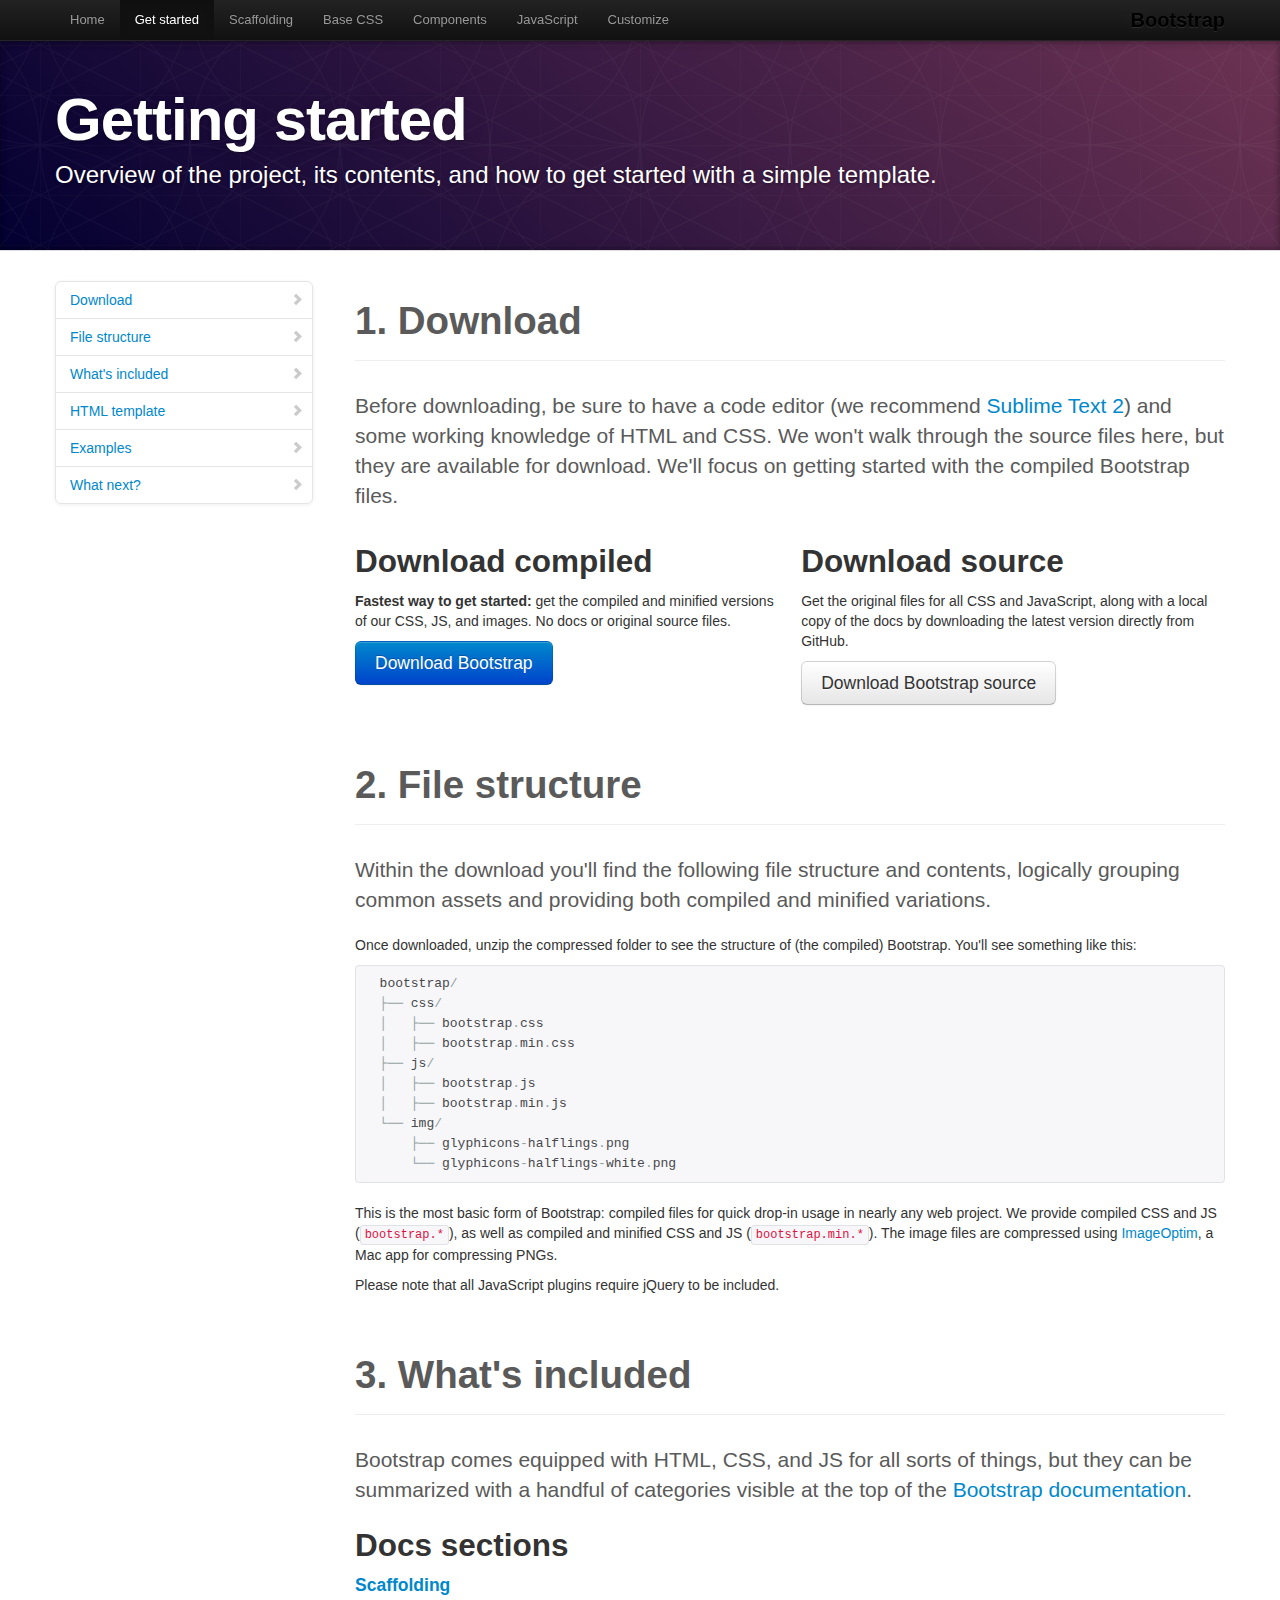
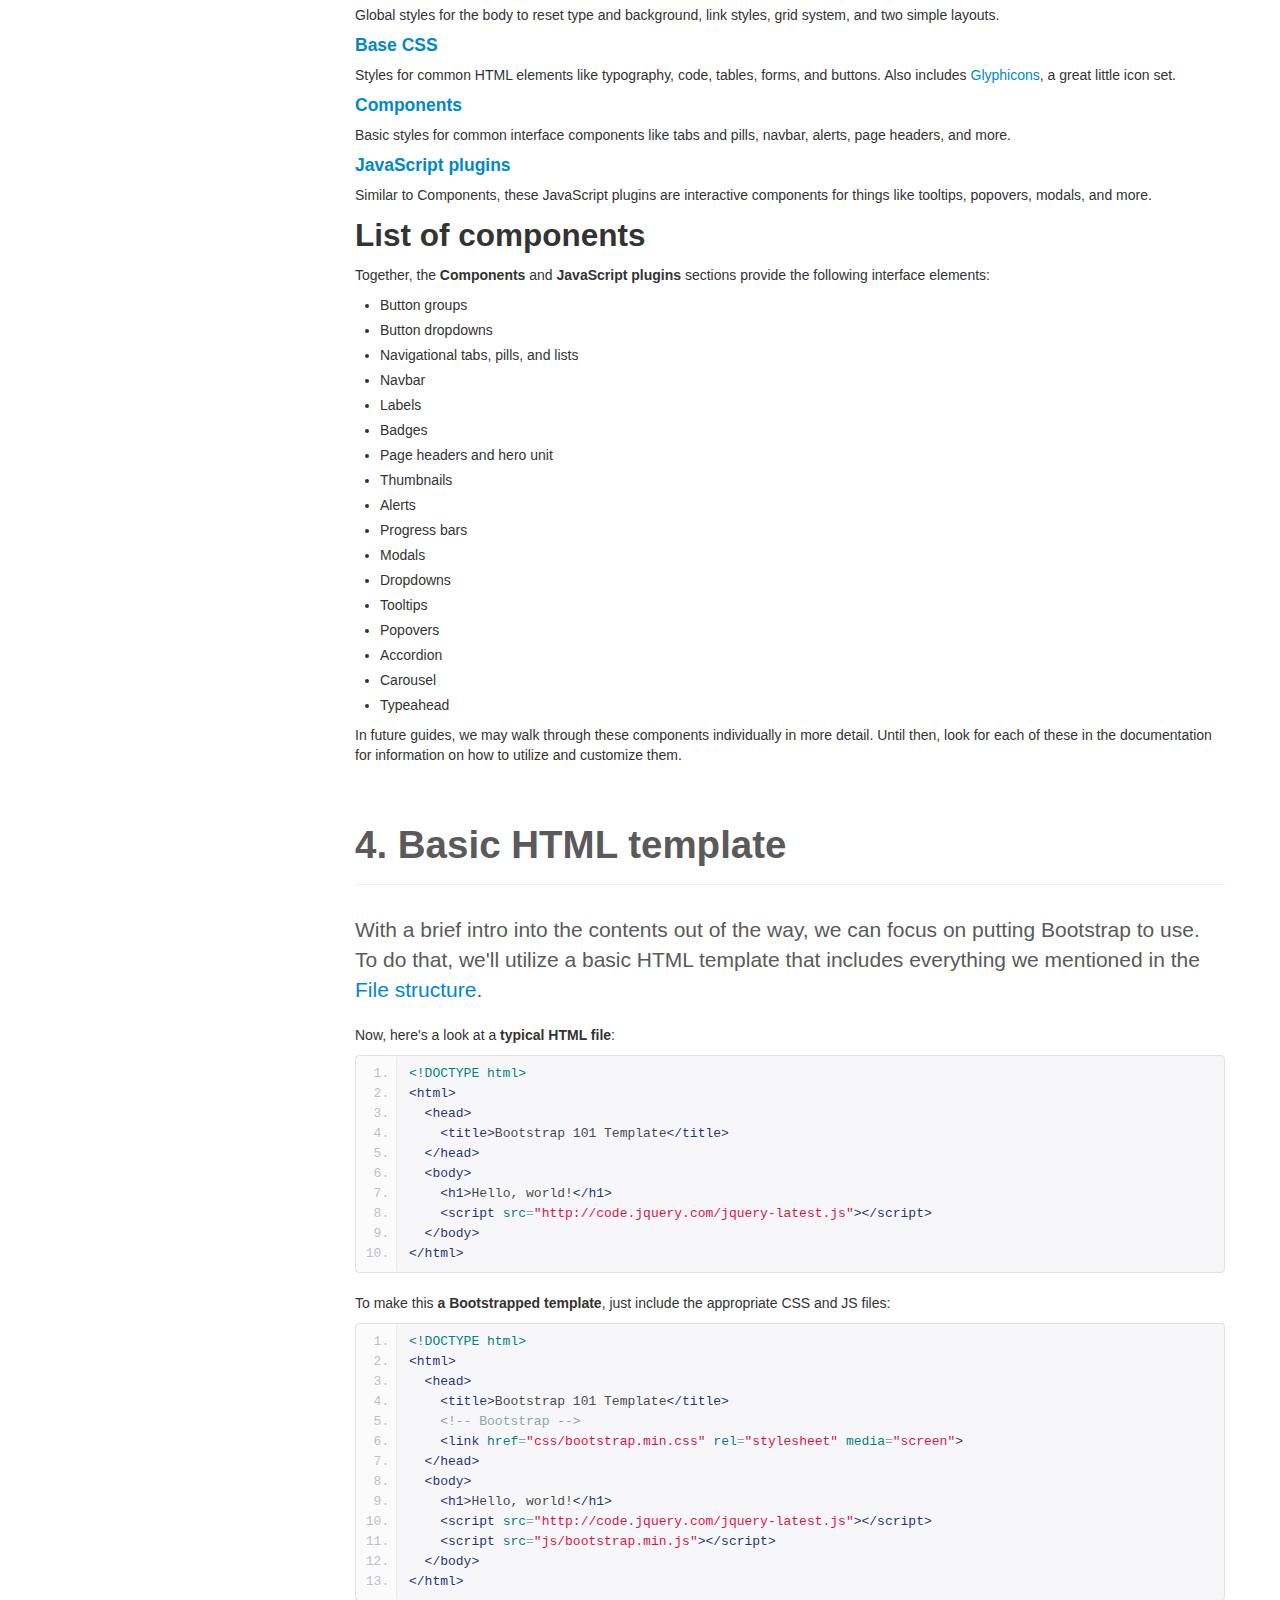
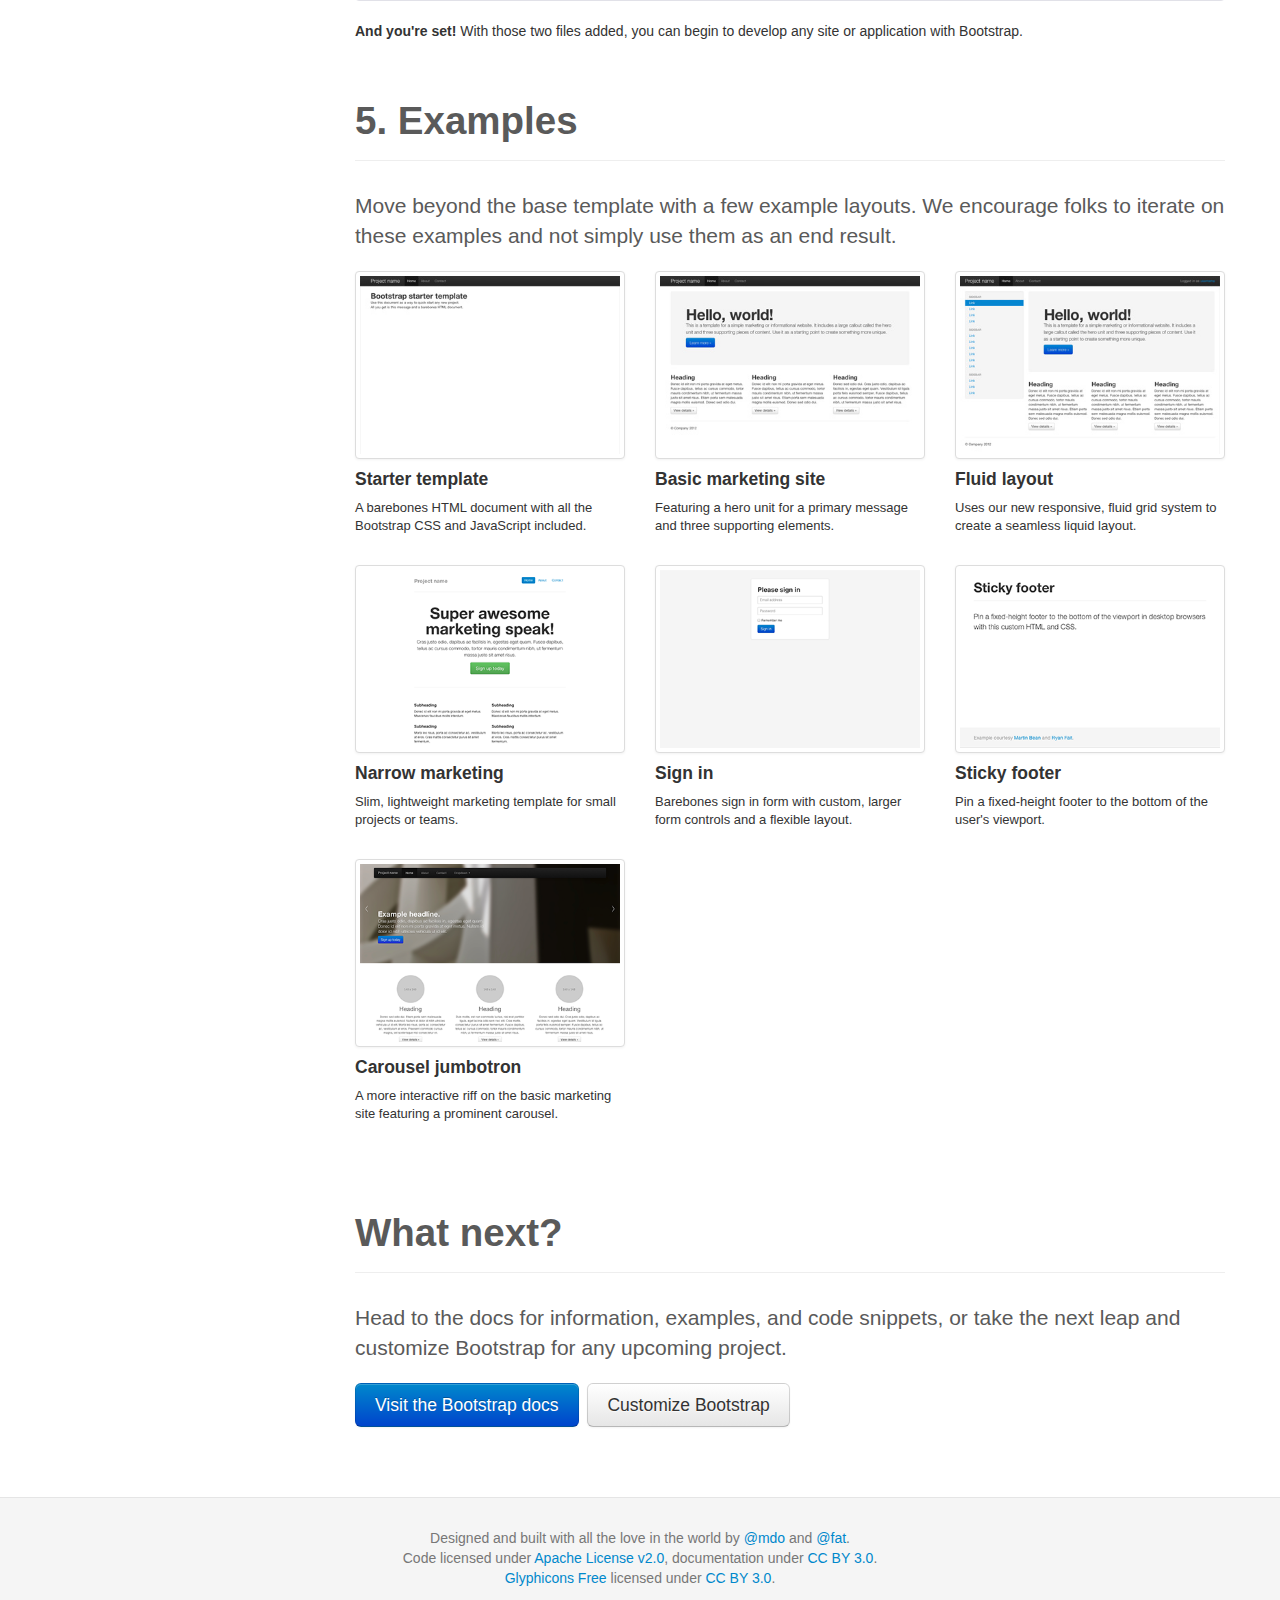
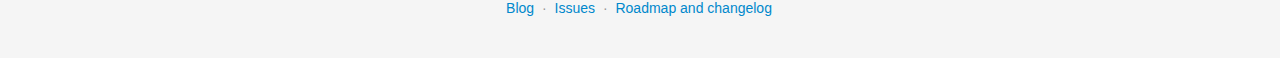
<file: Nova pasta/docs/getting-started.html>
<!DOCTYPE html>
<html lang="en">
  <head>
    <meta charset="utf-8">
    <title>Getting · Bootstrap</title>
    <meta name="viewport" content="width=device-width, initial-scale=1.0">
    <meta name="description" content="">
    <meta name="author" content="">

    <!-- Le styles -->
    <link href="assets/css/bootstrap.css" rel="stylesheet">
    <link href="assets/css/bootstrap-responsive.css" rel="stylesheet">
    <link href="assets/css/docs.css" rel="stylesheet">
    <link href="assets/js/google-code-prettify/prettify.css" rel="stylesheet">

    <!-- Le HTML5 shim, for IE6-8 support of HTML5 elements -->
    <!--[if lt IE 9]>
      <script src="http://html5shim.googlecode.com/svn/trunk/html5.js"></script>
    <![endif]-->

    <!-- Le fav and touch icons -->
    <link rel="apple-touch-icon-precomposed" sizes="144x144" href="assets/ico/apple-touch-icon-144-precomposed.png">
    <link rel="apple-touch-icon-precomposed" sizes="114x114" href="assets/ico/apple-touch-icon-114-precomposed.png">
      <link rel="apple-touch-icon-precomposed" sizes="72x72" href="assets/ico/apple-touch-icon-72-precomposed.png">
                    <link rel="apple-touch-icon-precomposed" href="assets/ico/apple-touch-icon-57-precomposed.png">
                                   <link rel="shortcut icon" href="assets/ico/favicon.png">

  </head>

  <body data-spy="scroll" data-target=".bs-docs-sidebar">

    <!-- Navbar
    ================================================== -->
    <div class="navbar navbar-inverse navbar-fixed-top">
      <div class="navbar-inner">
        <div class="container">
          <button type="button" class="btn btn-navbar" data-toggle="collapse" data-target=".nav-collapse">
            <span class="icon-bar"></span>
            <span class="icon-bar"></span>
            <span class="icon-bar"></span>
          </button>
          <a class="brand" href="./index.html">Bootstrap</a>
          <div class="nav-collapse collapse">
            <ul class="nav">
              <li class="">
                <a href="./index.html">Home</a>
              </li>
              <li class="active">
                <a href="./getting-started.html">Get started</a>
              </li>
              <li class="">
                <a href="./scaffolding.html">Scaffolding</a>
              </li>
              <li class="">
                <a href="./base-css.html">Base CSS</a>
              </li>
              <li class="">
                <a href="./components.html">Components</a>
              </li>
              <li class="">
                <a href="./javascript.html">JavaScript</a>
              </li>
              <li class="">
                <a href="./customize.html">Customize</a>
              </li>
            </ul>
          </div>
        </div>
      </div>
    </div>

<!-- Subhead
================================================== -->
<header class="jumbotron subhead" id="overview">
  <div class="container">
    <h1>Getting started</h1>
    <p class="lead">Overview of the project, its contents, and how to get started with a simple template.</p>
  </div>
</header>


  <div class="container">

    <!-- Docs nav
    ================================================== -->
    <div class="row">
      <div class="span3 bs-docs-sidebar">
        <ul class="nav nav-list bs-docs-sidenav">
          <li><a href="#download-bootstrap"><i class="icon-chevron-right"></i> Download</a></li>
          <li><a href="#file-structure"><i class="icon-chevron-right"></i> File structure</a></li>
          <li><a href="#contents"><i class="icon-chevron-right"></i> What's included</a></li>
          <li><a href="#html-template"><i class="icon-chevron-right"></i> HTML template</a></li>
          <li><a href="#examples"><i class="icon-chevron-right"></i> Examples</a></li>
          <li><a href="#what-next"><i class="icon-chevron-right"></i> What next?</a></li>
        </ul>
      </div>
      <div class="span9">



        <!-- Download
        ================================================== -->
        <section id="download-bootstrap">
          <div class="page-header">
            <h1>1. Download</h1>
          </div>
          <p class="lead">Before downloading, be sure to have a code editor (we recommend <a href="http://sublimetext.com/2">Sublime Text 2</a>) and some working knowledge of HTML and CSS. We won't walk through the source files here, but they are available for download. We'll focus on getting started with the compiled Bootstrap files.</p>

          <div class="row-fluid">
            <div class="span6">
              <h2>Download compiled</h2>
              <p><strong>Fastest way to get started:</strong> get the compiled and minified versions of our CSS, JS, and images. No docs or original source files.</p>
              <p><a class="btn btn-large btn-primary" href="assets/bootstrap.zip" >Download Bootstrap</a></p>
            </div>
            <div class="span6">
              <h2>Download source</h2>
              <p>Get the original files for all CSS and JavaScript, along with a local copy of the docs by downloading the latest version directly from GitHub.</p>
              <p><a class="btn btn-large" href="https://github.com/twitter/bootstrap/zipball/master" >Download Bootstrap source</a></p>
            </div>
          </div>
        </section>



        <!-- File structure
        ================================================== -->
        <section id="file-structure">
          <div class="page-header">
            <h1>2. File structure</h1>
          </div>
          <p class="lead">Within the download you'll find the following file structure and contents, logically grouping common assets and providing both compiled and minified variations.</p>
          <p>Once downloaded, unzip the compressed folder to see the structure of (the compiled) Bootstrap. You'll see something like this:</p>
<pre class="prettyprint">
  bootstrap/
  ├── css/
  │   ├── bootstrap.css
  │   ├── bootstrap.min.css
  ├── js/
  │   ├── bootstrap.js
  │   ├── bootstrap.min.js
  └── img/
      ├── glyphicons-halflings.png
      └── glyphicons-halflings-white.png
</pre>
          <p>This is the most basic form of Bootstrap: compiled files for quick drop-in usage in nearly any web project. We provide compiled CSS and JS (<code>bootstrap.*</code>), as well as compiled and minified CSS and JS (<code>bootstrap.min.*</code>). The image files are compressed using <a href="http://imageoptim.com/">ImageOptim</a>, a Mac app for compressing PNGs.</p>
          <p>Please note that all JavaScript plugins require jQuery to be included.</p>
        </section>



        <!-- Contents
        ================================================== -->
        <section id="contents">
          <div class="page-header">
            <h1>3. What's included</h1>
          </div>
          <p class="lead">Bootstrap comes equipped with HTML, CSS, and JS for all sorts of things, but they can be summarized with a handful of categories visible at the top of the <a href="http://getbootstrap.com">Bootstrap documentation</a>.</p>

          <h2>Docs sections</h2>
          <h4><a href="http://twitter.github.com/bootstrap/scaffolding.html">Scaffolding</a></h4>
          <p>Global styles for the body to reset type and background, link styles, grid system, and two simple layouts.</p>
          <h4><a href="http://twitter.github.com/bootstrap/base-css.html">Base CSS</a></h4>
          <p>Styles for common HTML elements like typography, code, tables, forms, and buttons. Also includes <a href="http://glyphicons.com">Glyphicons</a>, a great little icon set.</p>
          <h4><a href="http://twitter.github.com/bootstrap/components.html">Components</a></h4>
          <p>Basic styles for common interface components like tabs and pills, navbar, alerts, page headers, and more.</p>
          <h4><a href="http://twitter.github.com/bootstrap/javascript.html">JavaScript plugins</a></h4>
          <p>Similar to Components, these JavaScript plugins are interactive components for things like tooltips, popovers, modals, and more.</p>

          <h2>List of components</h2>
          <p>Together, the <strong>Components</strong> and <strong>JavaScript plugins</strong> sections provide the following interface elements:</p>
          <ul>
            <li>Button groups</li>
            <li>Button dropdowns</li>
            <li>Navigational tabs, pills, and lists</li>
            <li>Navbar</li>
            <li>Labels</li>
            <li>Badges</li>
            <li>Page headers and hero unit</li>
            <li>Thumbnails</li>
            <li>Alerts</li>
            <li>Progress bars</li>
            <li>Modals</li>
            <li>Dropdowns</li>
            <li>Tooltips</li>
            <li>Popovers</li>
            <li>Accordion</li>
            <li>Carousel</li>
            <li>Typeahead</li>
          </ul>
          <p>In future guides, we may walk through these components individually in more detail. Until then, look for each of these in the documentation for information on how to utilize and customize them.</p>
        </section>



        <!-- HTML template
        ================================================== -->
        <section id="html-template">
          <div class="page-header">
            <h1>4. Basic HTML template</h1>
          </div>
          <p class="lead">With a brief intro into the contents out of the way, we can focus on putting Bootstrap to use. To do that, we'll utilize a basic HTML template that includes everything we mentioned in the <a href="#file-structure">File structure</a>.</p>
          <p>Now, here's a look at a <strong>typical HTML file</strong>:</p>
<pre class="prettyprint linenums">
&lt;!DOCTYPE html&gt;
&lt;html&gt;
  &lt;head&gt;
    &lt;title&gt;Bootstrap 101 Template&lt;/title&gt;
  &lt;/head&gt;
  &lt;body&gt;
    &lt;h1&gt;Hello, world!&lt;/h1&gt;
    &lt;script src="http://code.jquery.com/jquery-latest.js"&gt;&lt;/script&gt;
  &lt;/body&gt;
&lt;/html&gt;
</pre>
          <p>To make this <strong>a Bootstrapped template</strong>, just include the appropriate CSS and JS files:</p>
<pre class="prettyprint linenums">
&lt;!DOCTYPE html&gt;
&lt;html&gt;
  &lt;head&gt;
    &lt;title&gt;Bootstrap 101 Template&lt;/title&gt;
    &lt;!-- Bootstrap --&gt;
    &lt;link href="css/bootstrap.min.css" rel="stylesheet" media="screen"&gt;
  &lt;/head&gt;
  &lt;body&gt;
    &lt;h1&gt;Hello, world!&lt;/h1&gt;
    &lt;script src="http://code.jquery.com/jquery-latest.js"&gt;&lt;/script&gt;
    &lt;script src="js/bootstrap.min.js"&gt;&lt;/script&gt;
  &lt;/body&gt;
&lt;/html&gt;
</pre>
          <p><strong>And you're set!</strong> With those two files added, you can begin to develop any site or application with Bootstrap.</p>
        </section>



        <!-- Examples
        ================================================== -->
        <section id="examples">
          <div class="page-header">
            <h1>5. Examples</h1>
          </div>
          <p class="lead">Move beyond the base template with a few example layouts. We encourage folks to iterate on these examples and not simply use them as an end result.</p>
          <ul class="thumbnails bootstrap-examples">
            <li class="span3">
              <a class="thumbnail" href="examples/starter-template.html">
                <img src="assets/img/examples/bootstrap-example-starter.jpg" alt="">
              </a>
              <h4>Starter template</h4>
              <p>A barebones HTML document with all the Bootstrap CSS and JavaScript included.</p>
            </li>
            <li class="span3">
              <a class="thumbnail" href="examples/hero.html">
                <img src="assets/img/examples/bootstrap-example-hero.jpg" alt="">
              </a>
              <h4>Basic marketing site</h4>
              <p>Featuring a hero unit for a primary message and three supporting elements.</p>
            </li>
            <li class="span3">
              <a class="thumbnail" href="examples/fluid.html">
                <img src="assets/img/examples/bootstrap-example-fluid.jpg" alt="">
              </a>
              <h4>Fluid layout</h4>
              <p>Uses our new responsive, fluid grid system to create a seamless liquid layout.</p>
            </li>

            <li class="span3">
              <a class="thumbnail" href="examples/marketing-narrow.html">
                <img src="assets/img/examples/bootstrap-example-marketing-narrow.png" alt="">
              </a>
              <h4>Narrow marketing</h4>
              <p>Slim, lightweight marketing template for small projects or teams.</p>
            </li>
            <li class="span3">
              <a class="thumbnail" href="examples/signin.html">
                <img src="assets/img/examples/bootstrap-example-signin.png" alt="">
              </a>
              <h4>Sign in</h4>
              <p>Barebones sign in form with custom, larger form controls and a flexible layout.</p>
            </li>
            <li class="span3">
              <a class="thumbnail" href="examples/sticky-footer.html">
                <img src="assets/img/examples/bootstrap-example-sticky-footer.png" alt="">
              </a>
              <h4>Sticky footer</h4>
              <p>Pin a fixed-height footer to the bottom of the user's viewport.</p>
            </li>

            <li class="span3">
              <a class="thumbnail" href="examples/carousel.html">
                <img src="assets/img/examples/bootstrap-example-carousel.png" alt="">
              </a>
              <h4>Carousel jumbotron</h4>
              <p>A more interactive riff on the basic marketing site featuring a prominent carousel.</p>
            </li>
          </ul>
        </section>




        <!-- Next
        ================================================== -->
        <section id="what-next">
          <div class="page-header">
            <h1>What next?</h1>
          </div>
          <p class="lead">Head to the docs for information, examples, and code snippets, or take the next leap and customize Bootstrap for any upcoming project.</p>
          <a class="btn btn-large btn-primary" href="./scaffolding.html" >Visit the Bootstrap docs</a>
          <a class="btn btn-large" href="./customize.html" style="margin-left: 5px;" >Customize Bootstrap</a>
        </section>




      </div>
    </div>

  </div>



    <!-- Footer
    ================================================== -->
    <footer class="footer">
      <div class="container">
        <p>Designed and built with all the love in the world by <a href="http://twitter.com/mdo" target="_blank">@mdo</a> and <a href="http://twitter.com/fat" target="_blank">@fat</a>.</p>
        <p>Code licensed under <a href="http://www.apache.org/licenses/LICENSE-2.0" target="_blank">Apache License v2.0</a>, documentation under <a href="http://creativecommons.org/licenses/by/3.0/">CC BY 3.0</a>.</p>
        <p><a href="http://glyphicons.com">Glyphicons Free</a> licensed under <a href="http://creativecommons.org/licenses/by/3.0/">CC BY 3.0</a>.</p>
        <ul class="footer-links">
          <li><a href="http://blog.getbootstrap.com">Blog</a></li>
          <li class="muted">&middot;</li>
          <li><a href="https://github.com/twitter/bootstrap/issues?state=open">Issues</a></li>
          <li class="muted">&middot;</li>
          <li><a href="https://github.com/twitter/bootstrap/wiki">Roadmap and changelog</a></li>
        </ul>
      </div>
    </footer>



    <!-- Le javascript
    ================================================== -->
    <!-- Placed at the end of the document so the pages load faster -->
    <script type="text/javascript" src="http://platform.twitter.com/widgets.js"></script>
    <script src="assets/js/jquery.js"></script>
    <script src="assets/js/bootstrap-transition.js"></script>
    <script src="assets/js/bootstrap-alert.js"></script>
    <script src="assets/js/bootstrap-modal.js"></script>
    <script src="assets/js/bootstrap-dropdown.js"></script>
    <script src="assets/js/bootstrap-scrollspy.js"></script>
    <script src="assets/js/bootstrap-tab.js"></script>
    <script src="assets/js/bootstrap-tooltip.js"></script>
    <script src="assets/js/bootstrap-popover.js"></script>
    <script src="assets/js/bootstrap-button.js"></script>
    <script src="assets/js/bootstrap-collapse.js"></script>
    <script src="assets/js/bootstrap-carousel.js"></script>
    <script src="assets/js/bootstrap-typeahead.js"></script>
    <script src="assets/js/bootstrap-affix.js"></script>

    <script src="assets/js/holder/holder.js"></script>
    <script src="assets/js/google-code-prettify/prettify.js"></script>

    <script src="assets/js/application.js"></script>



  </body>
</html>
</file>
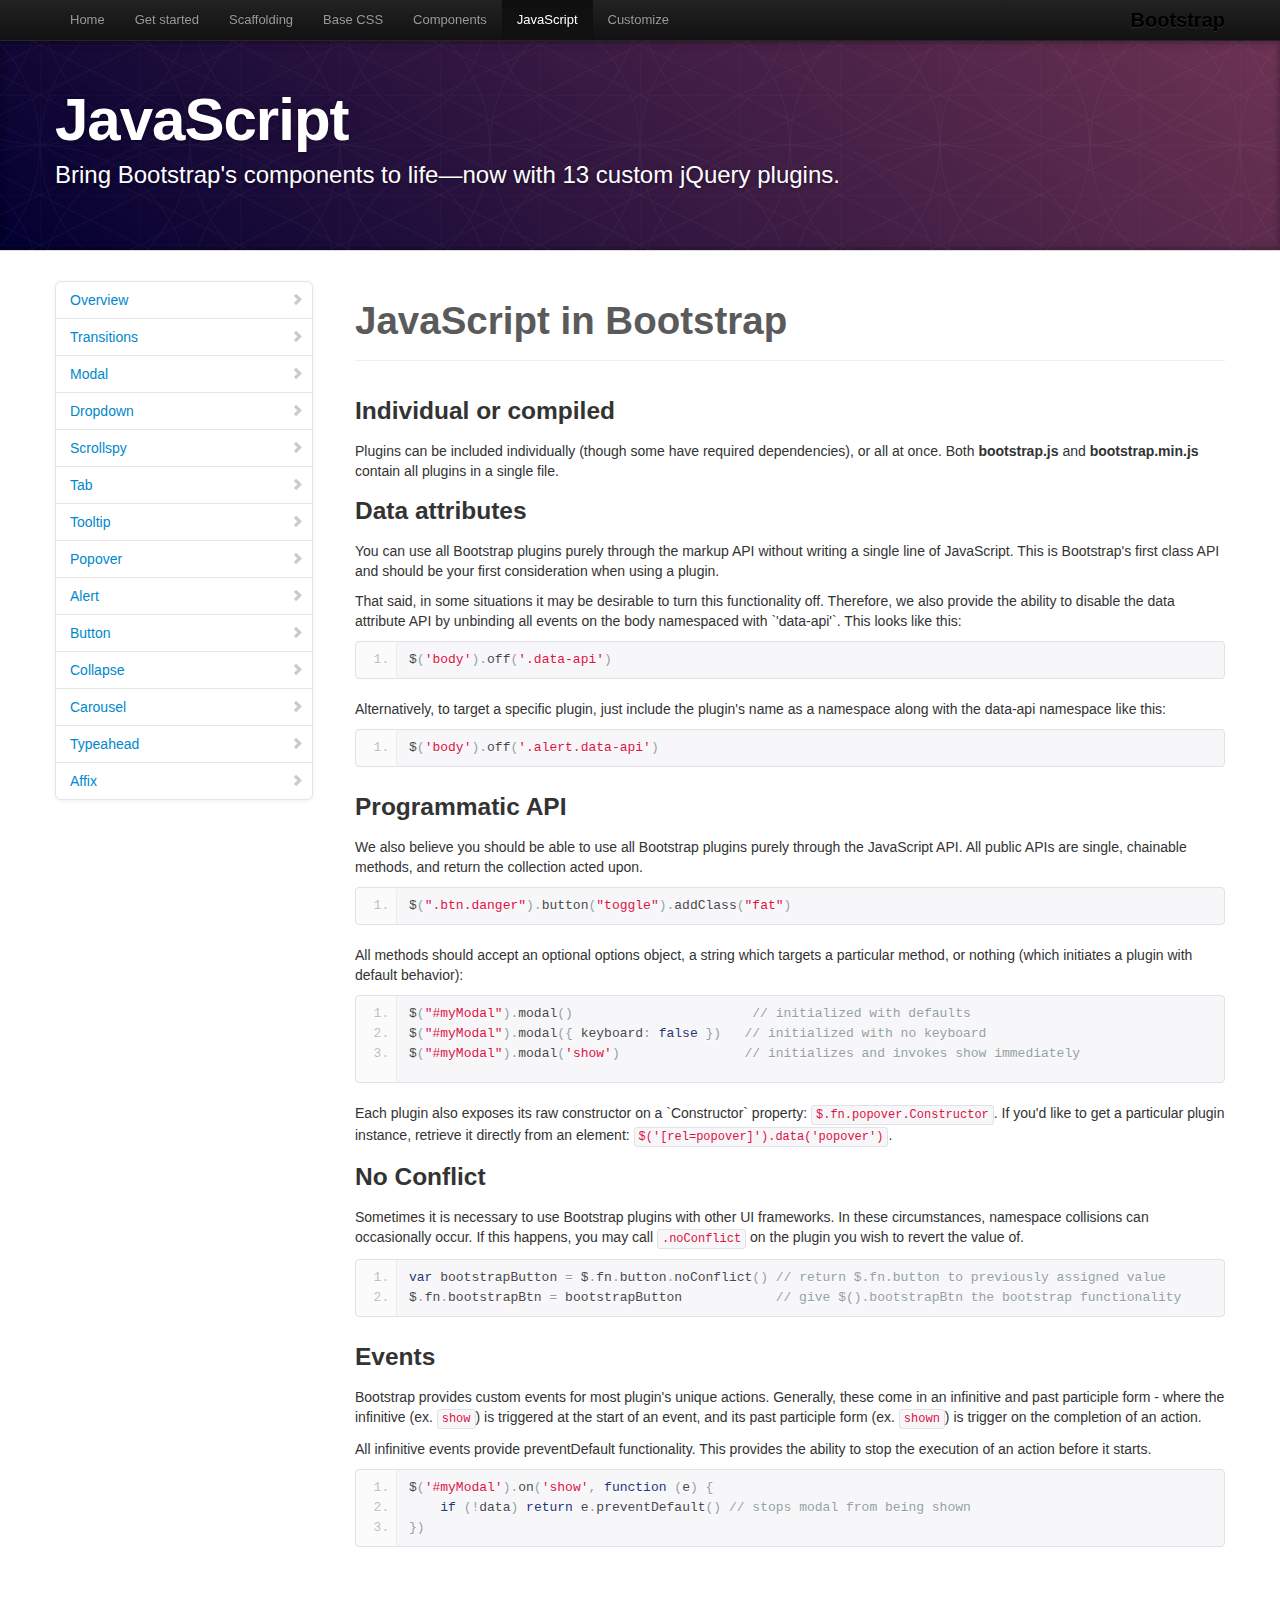
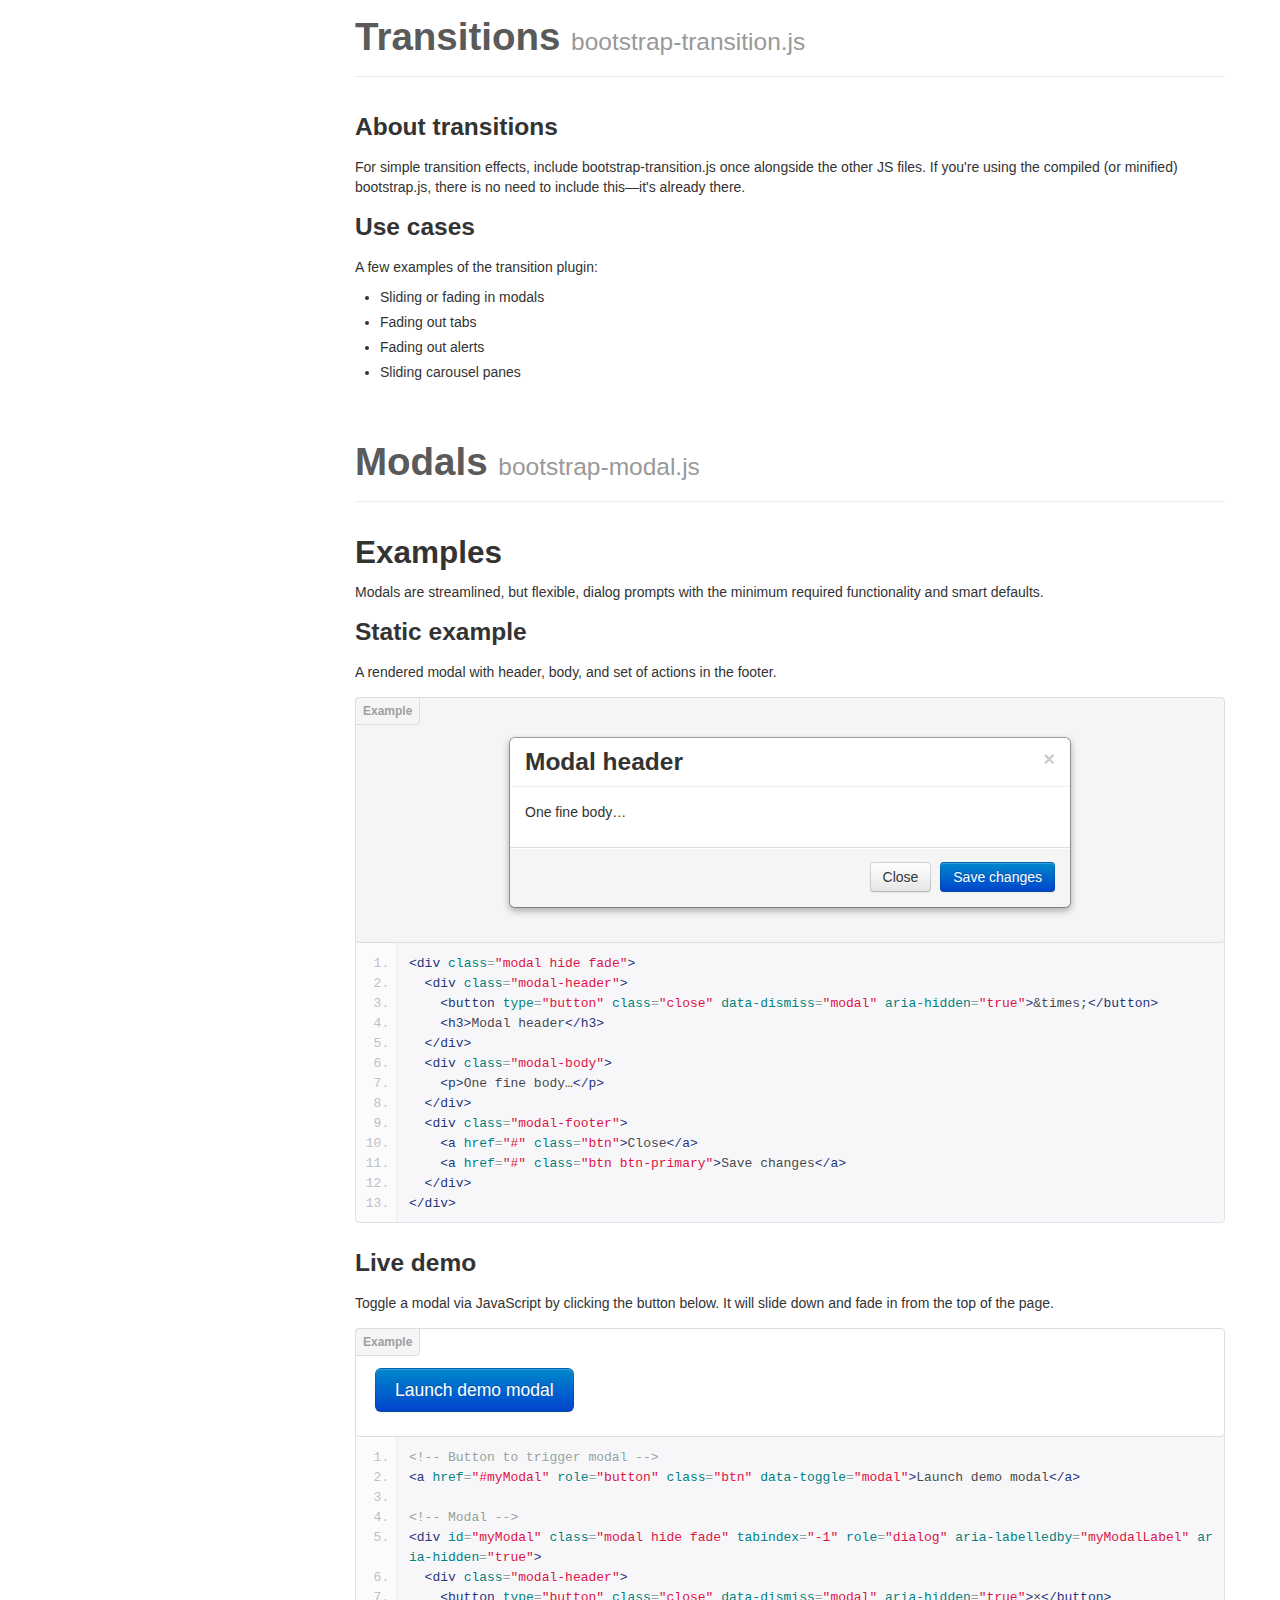
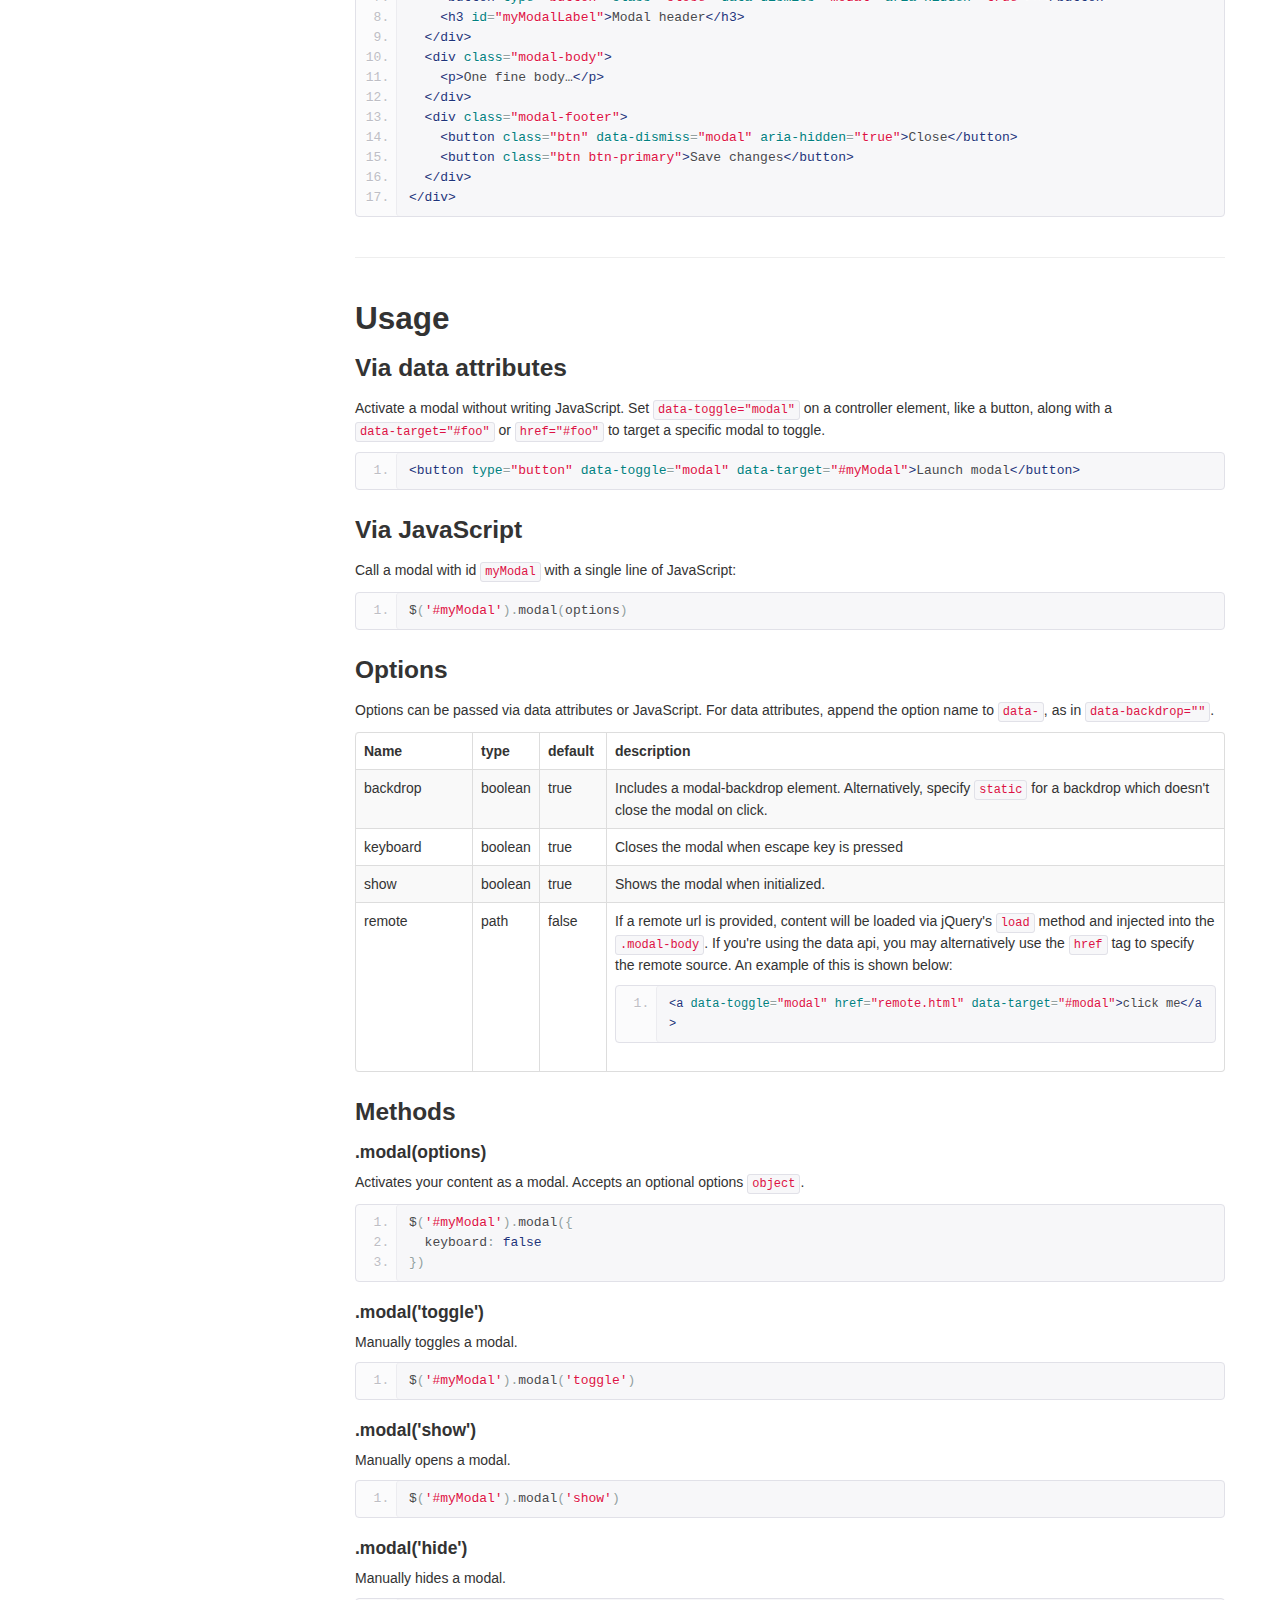
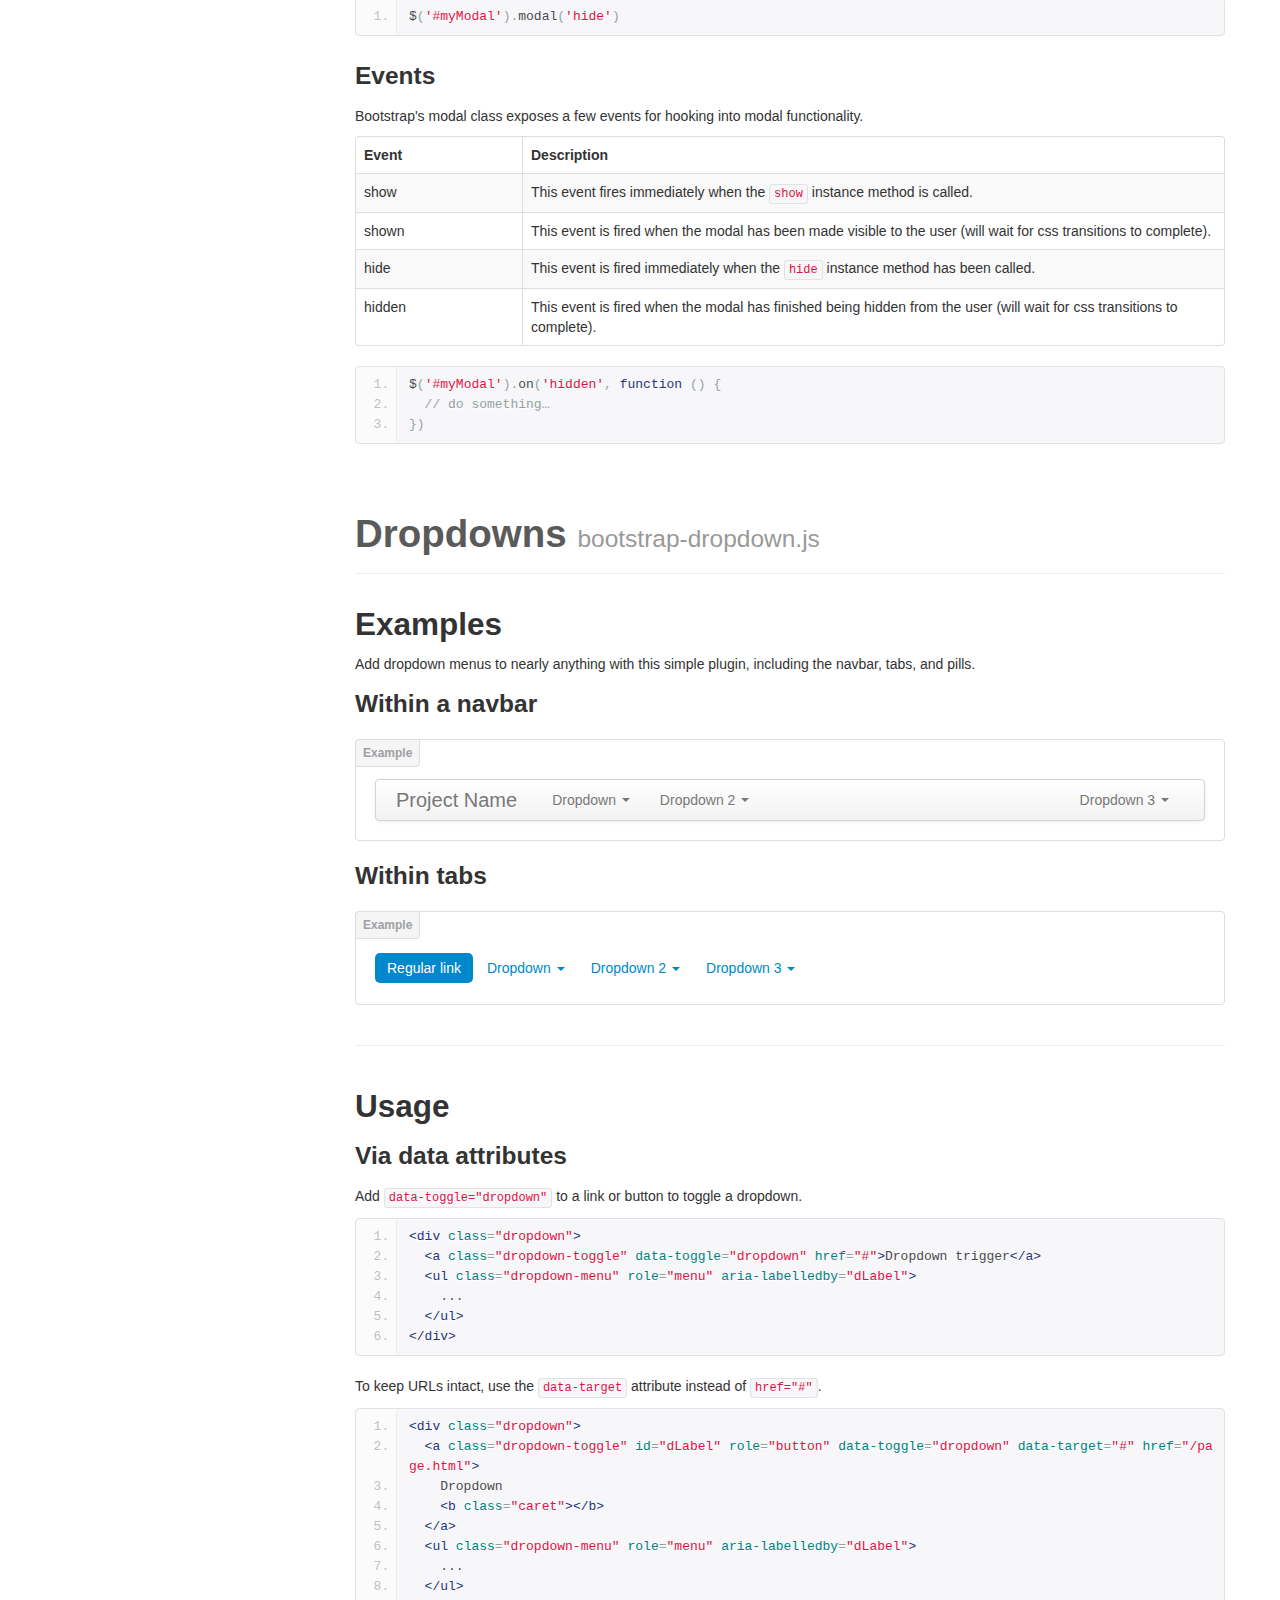
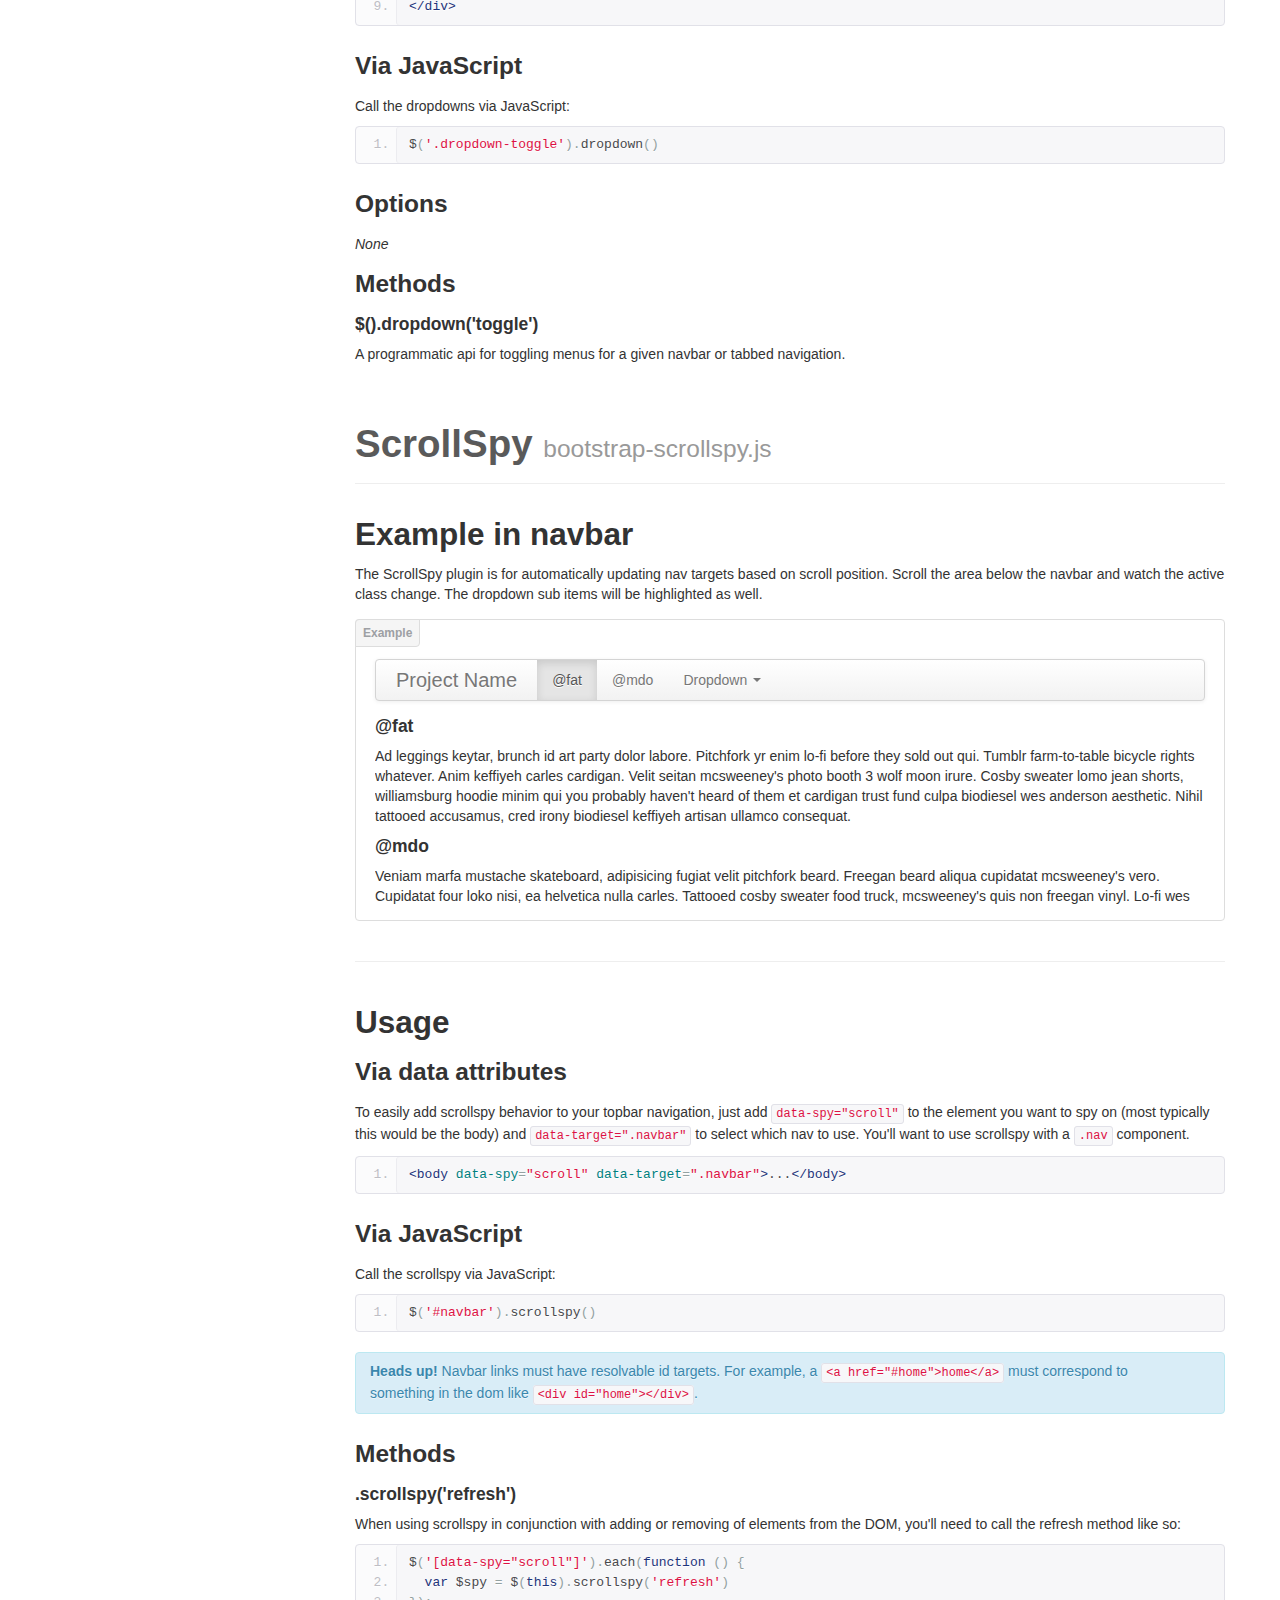
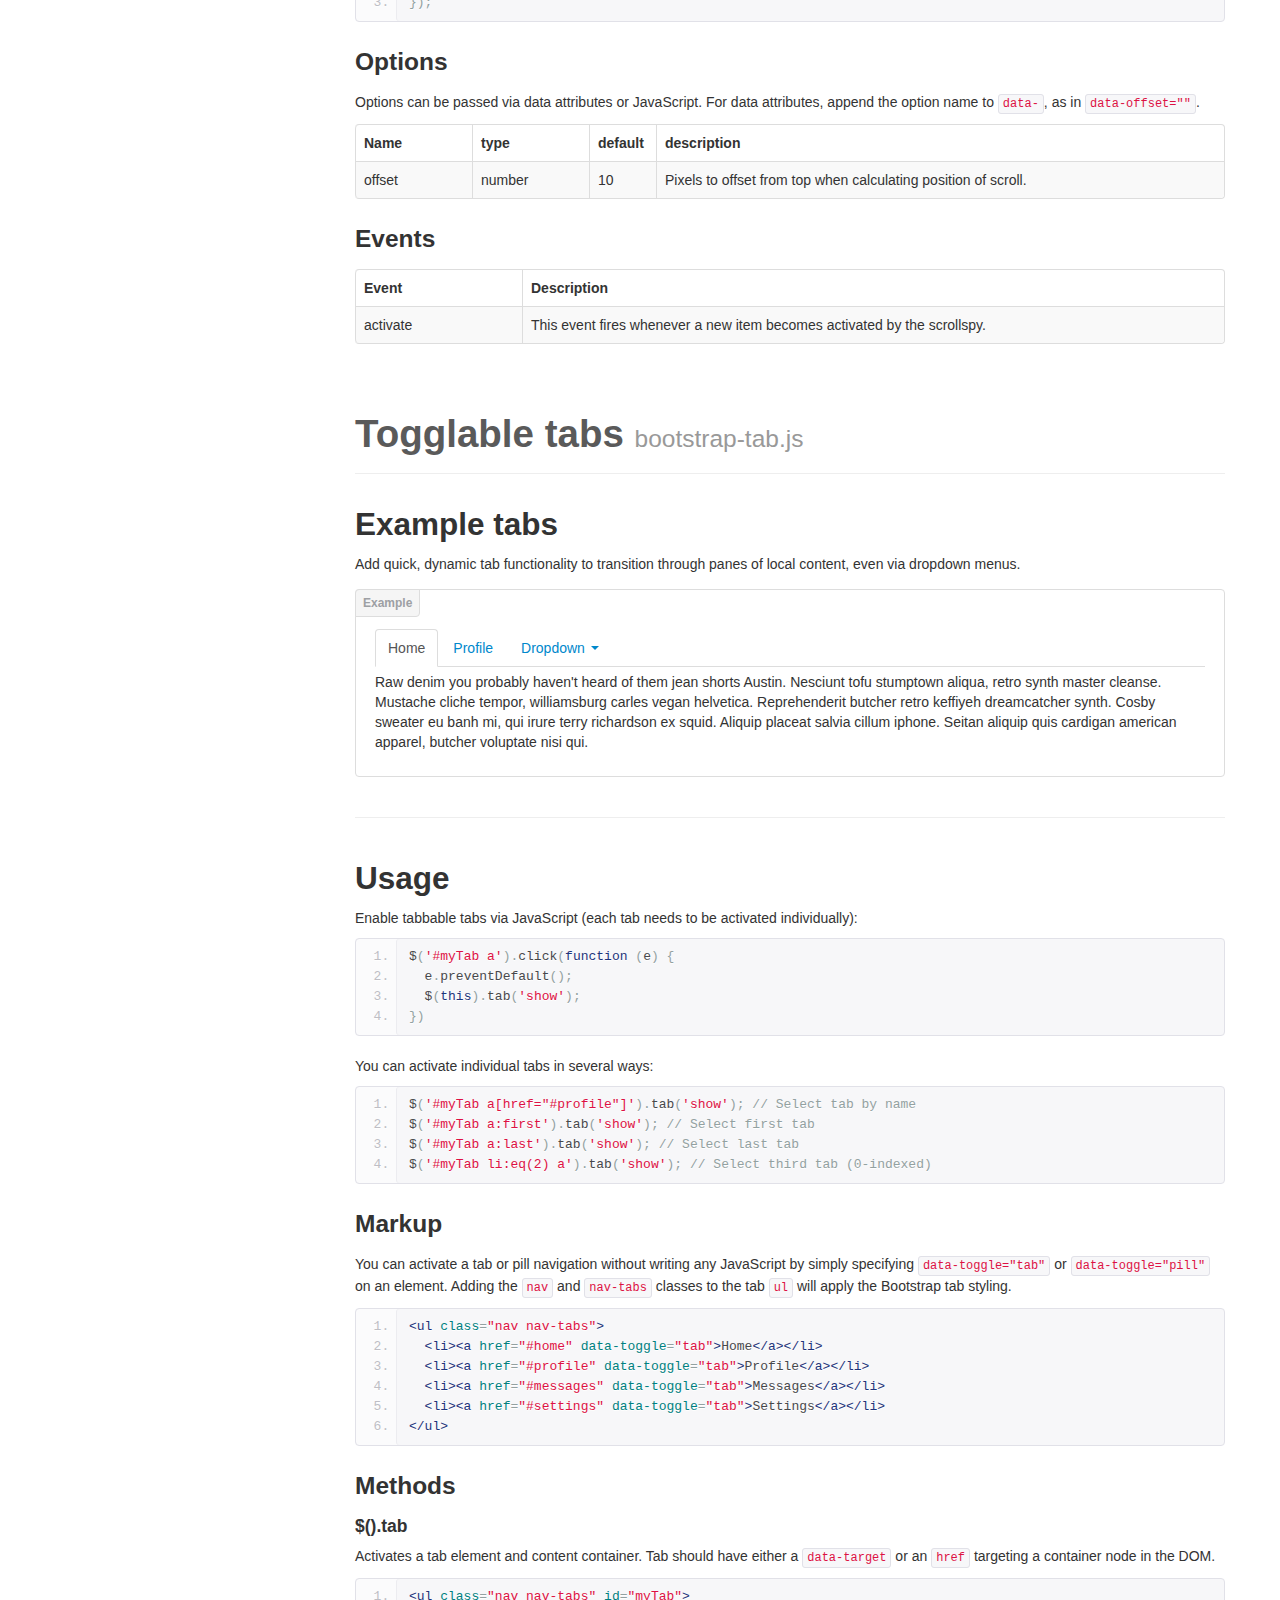
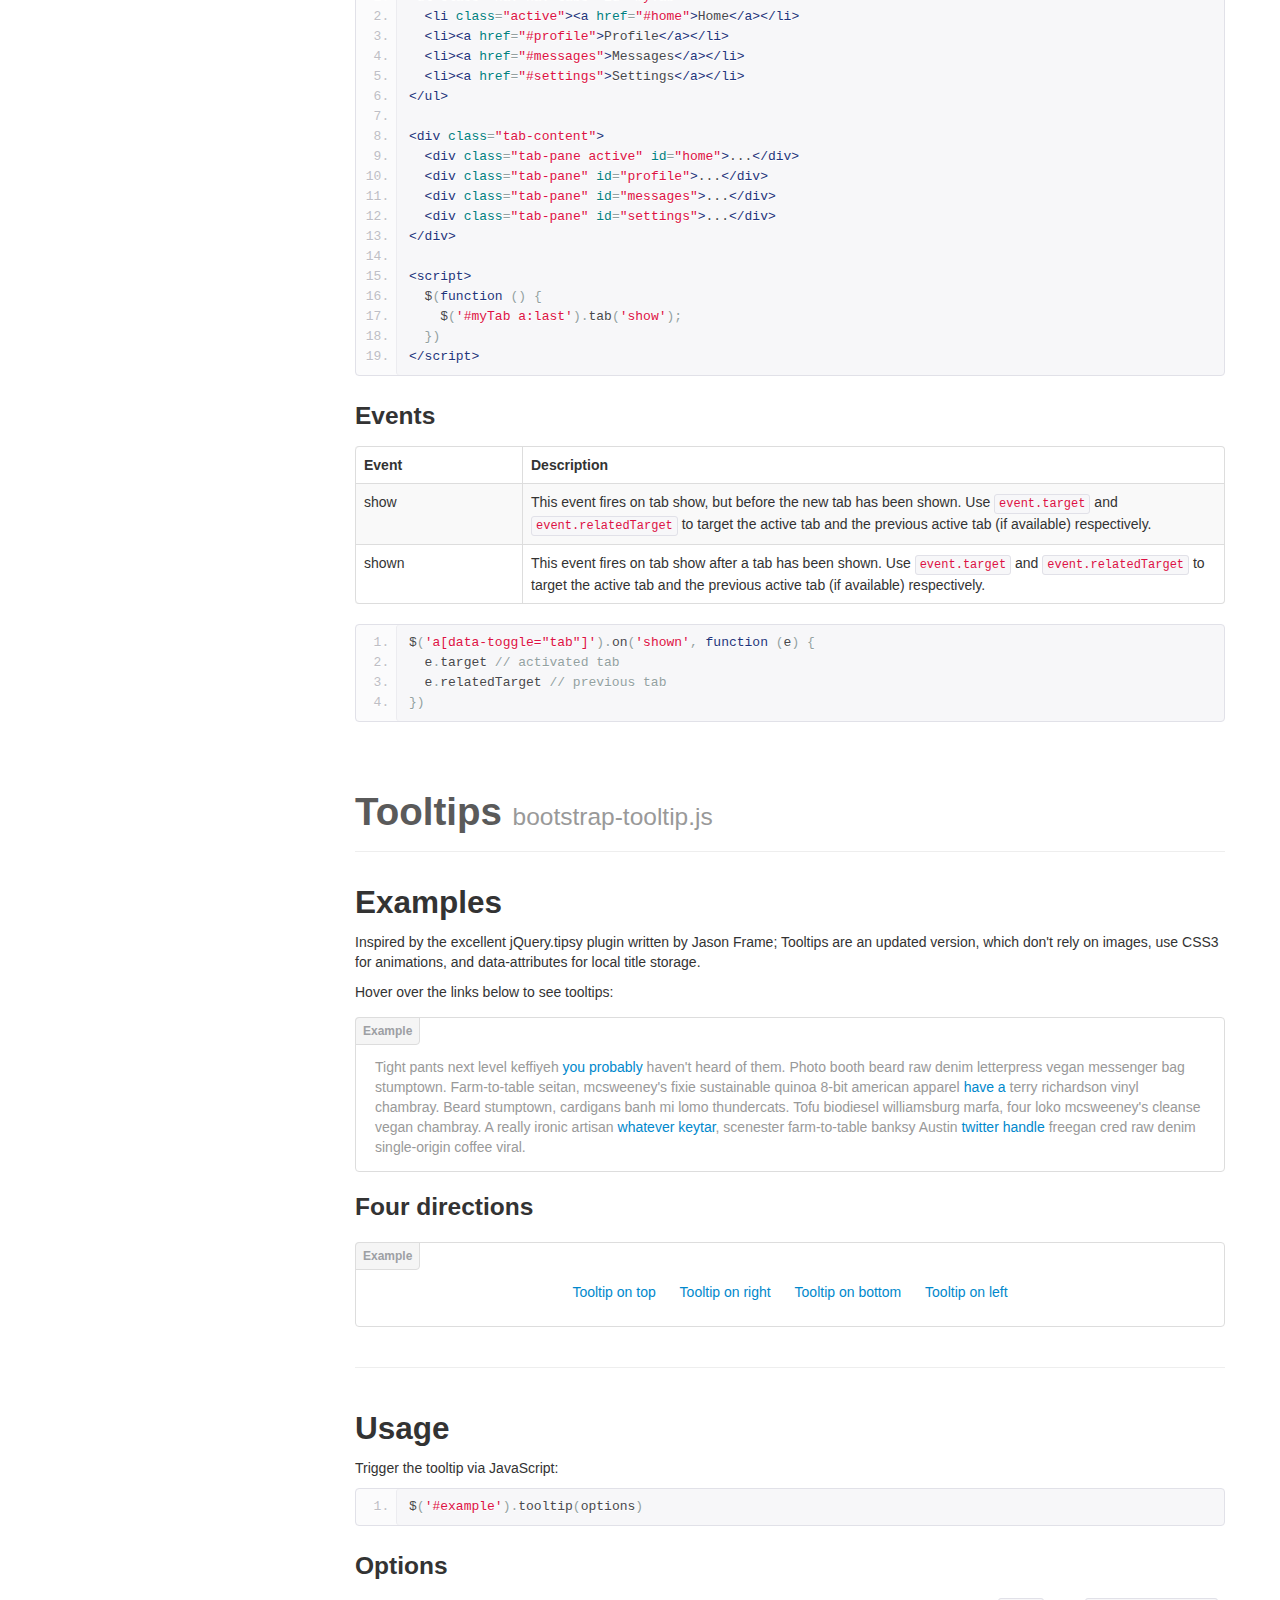
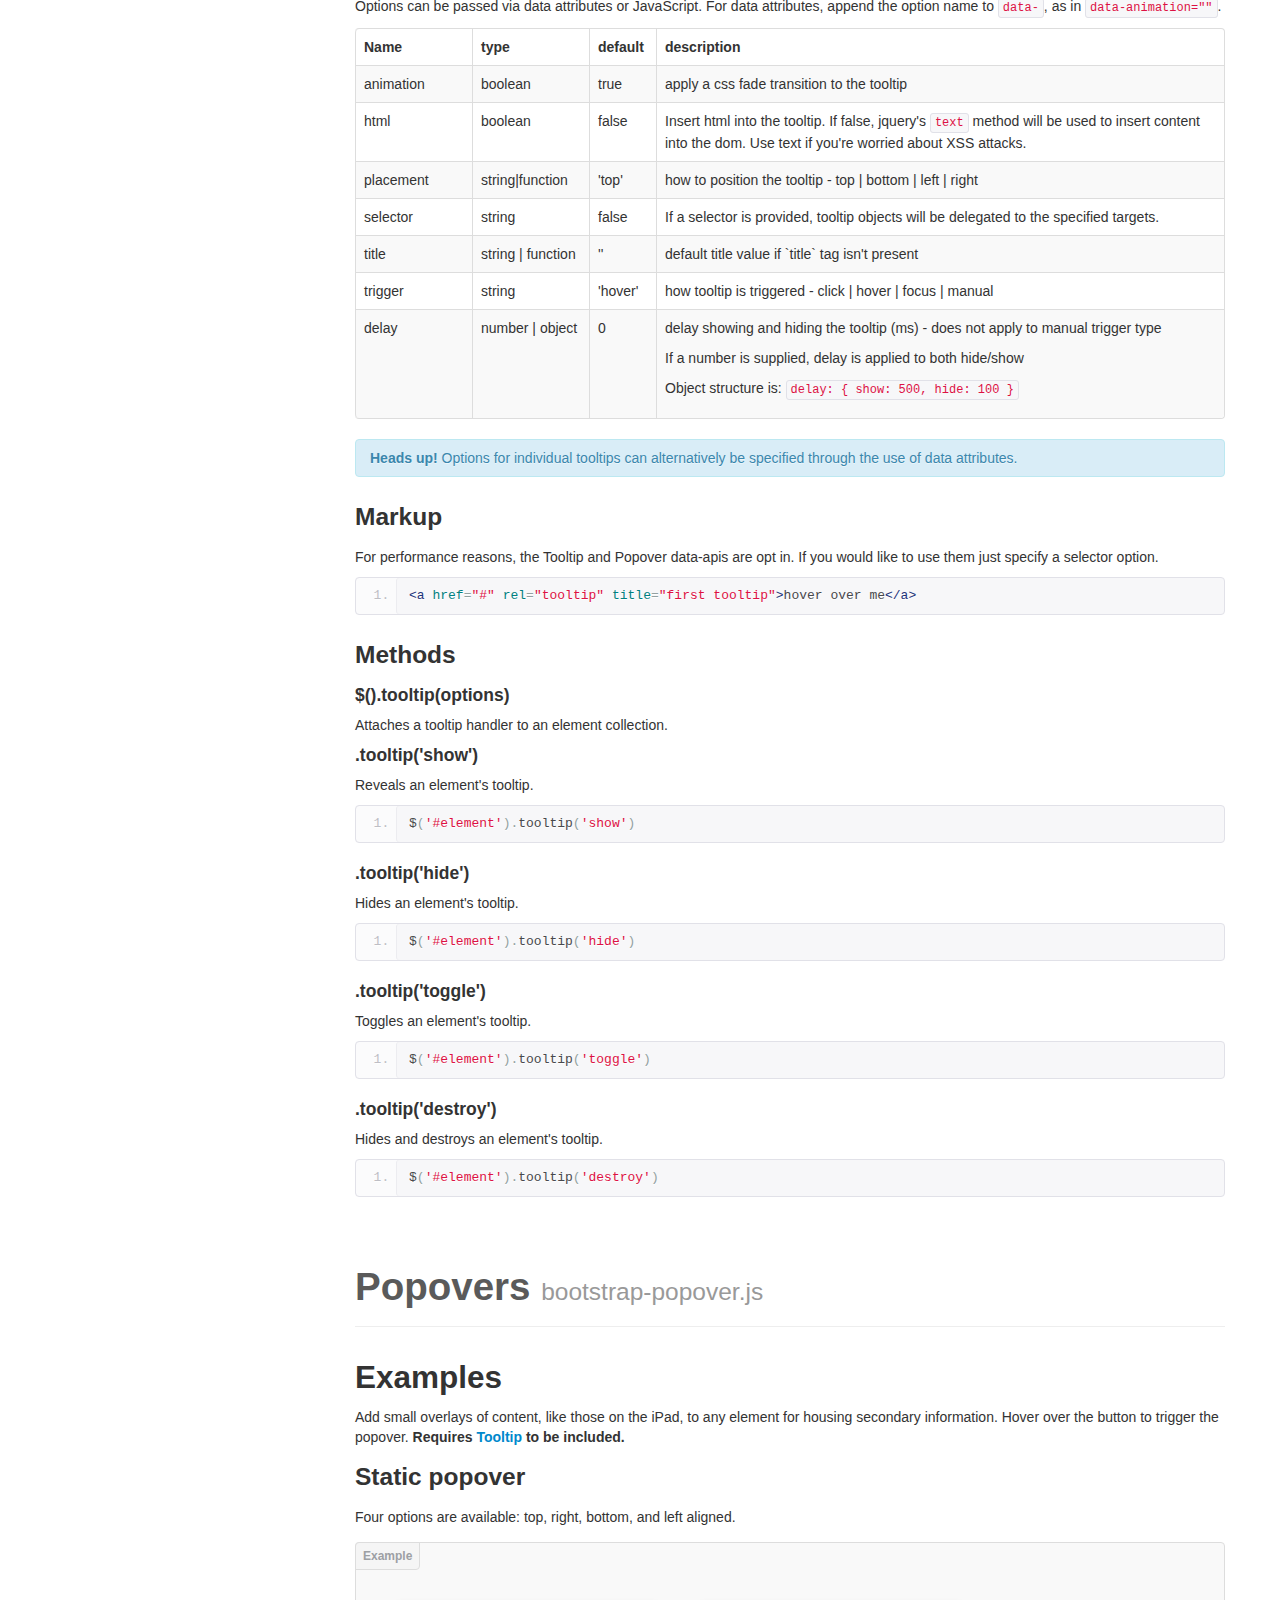
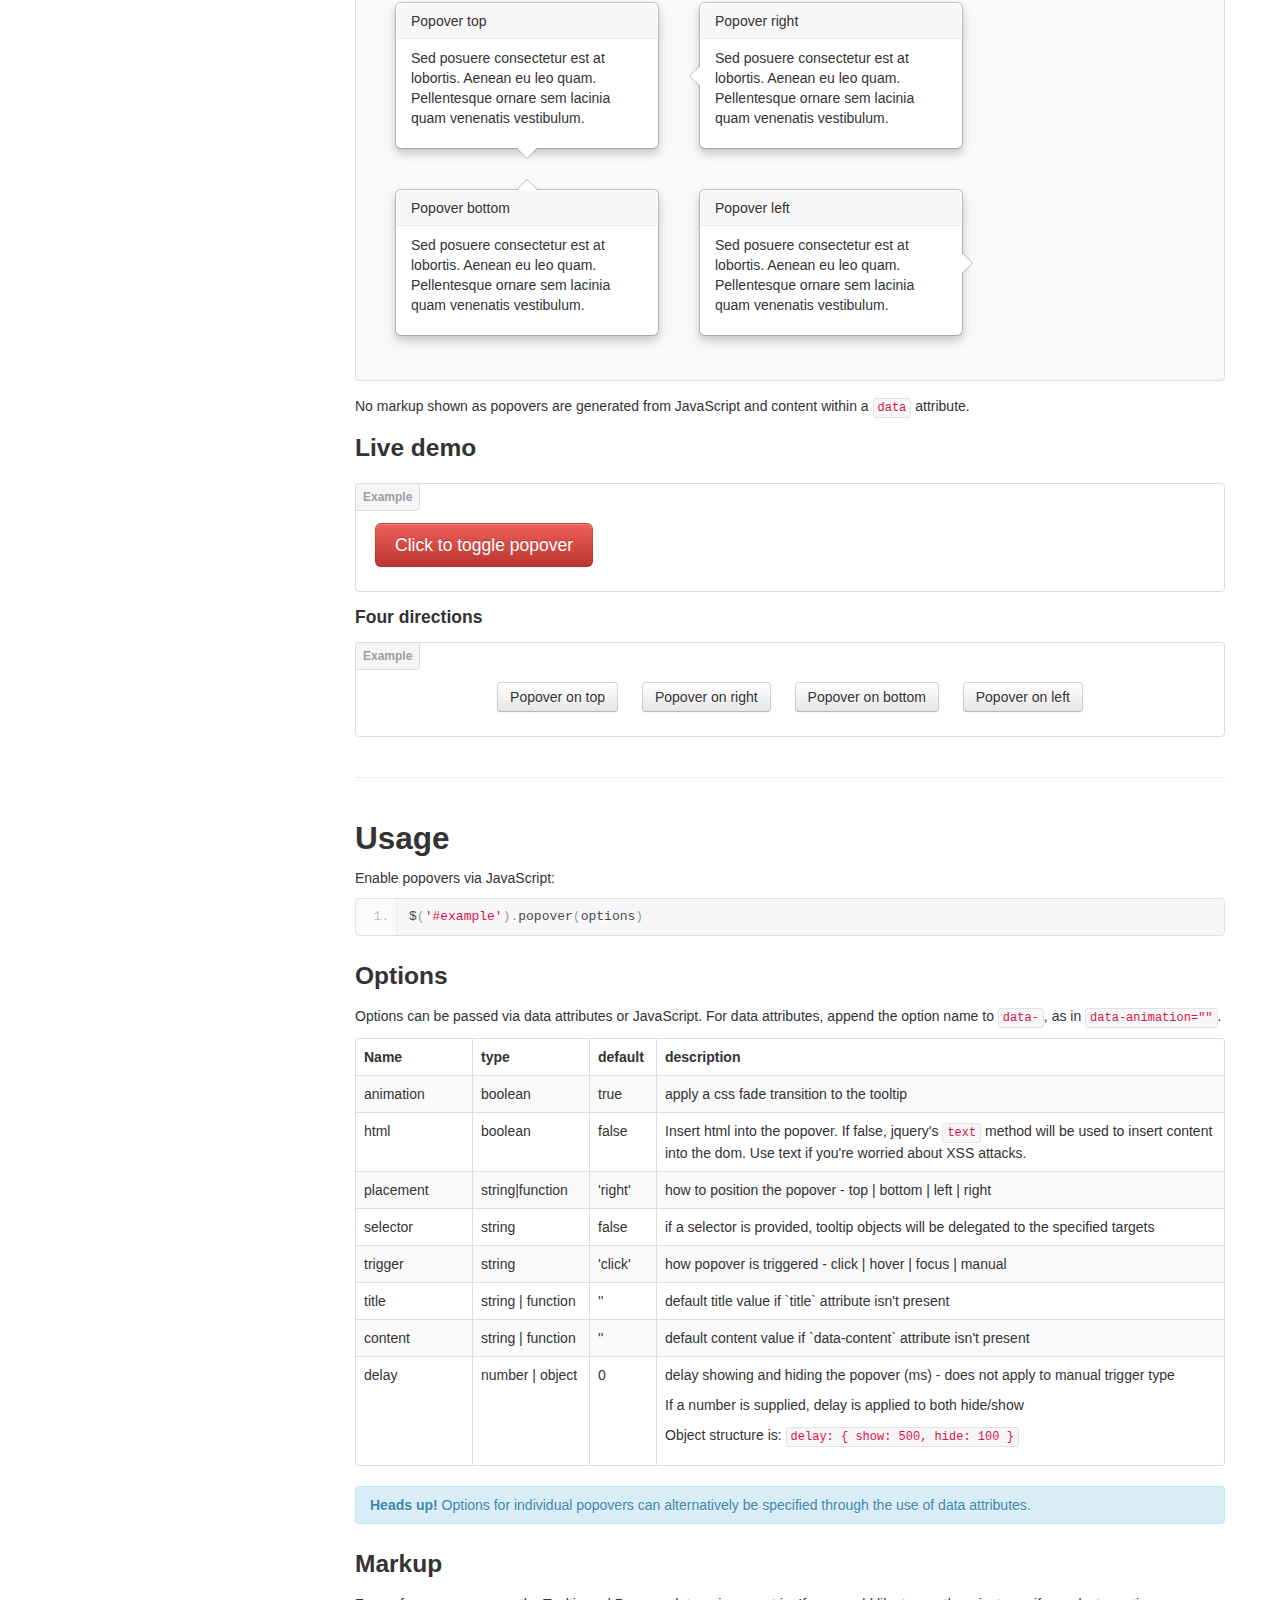
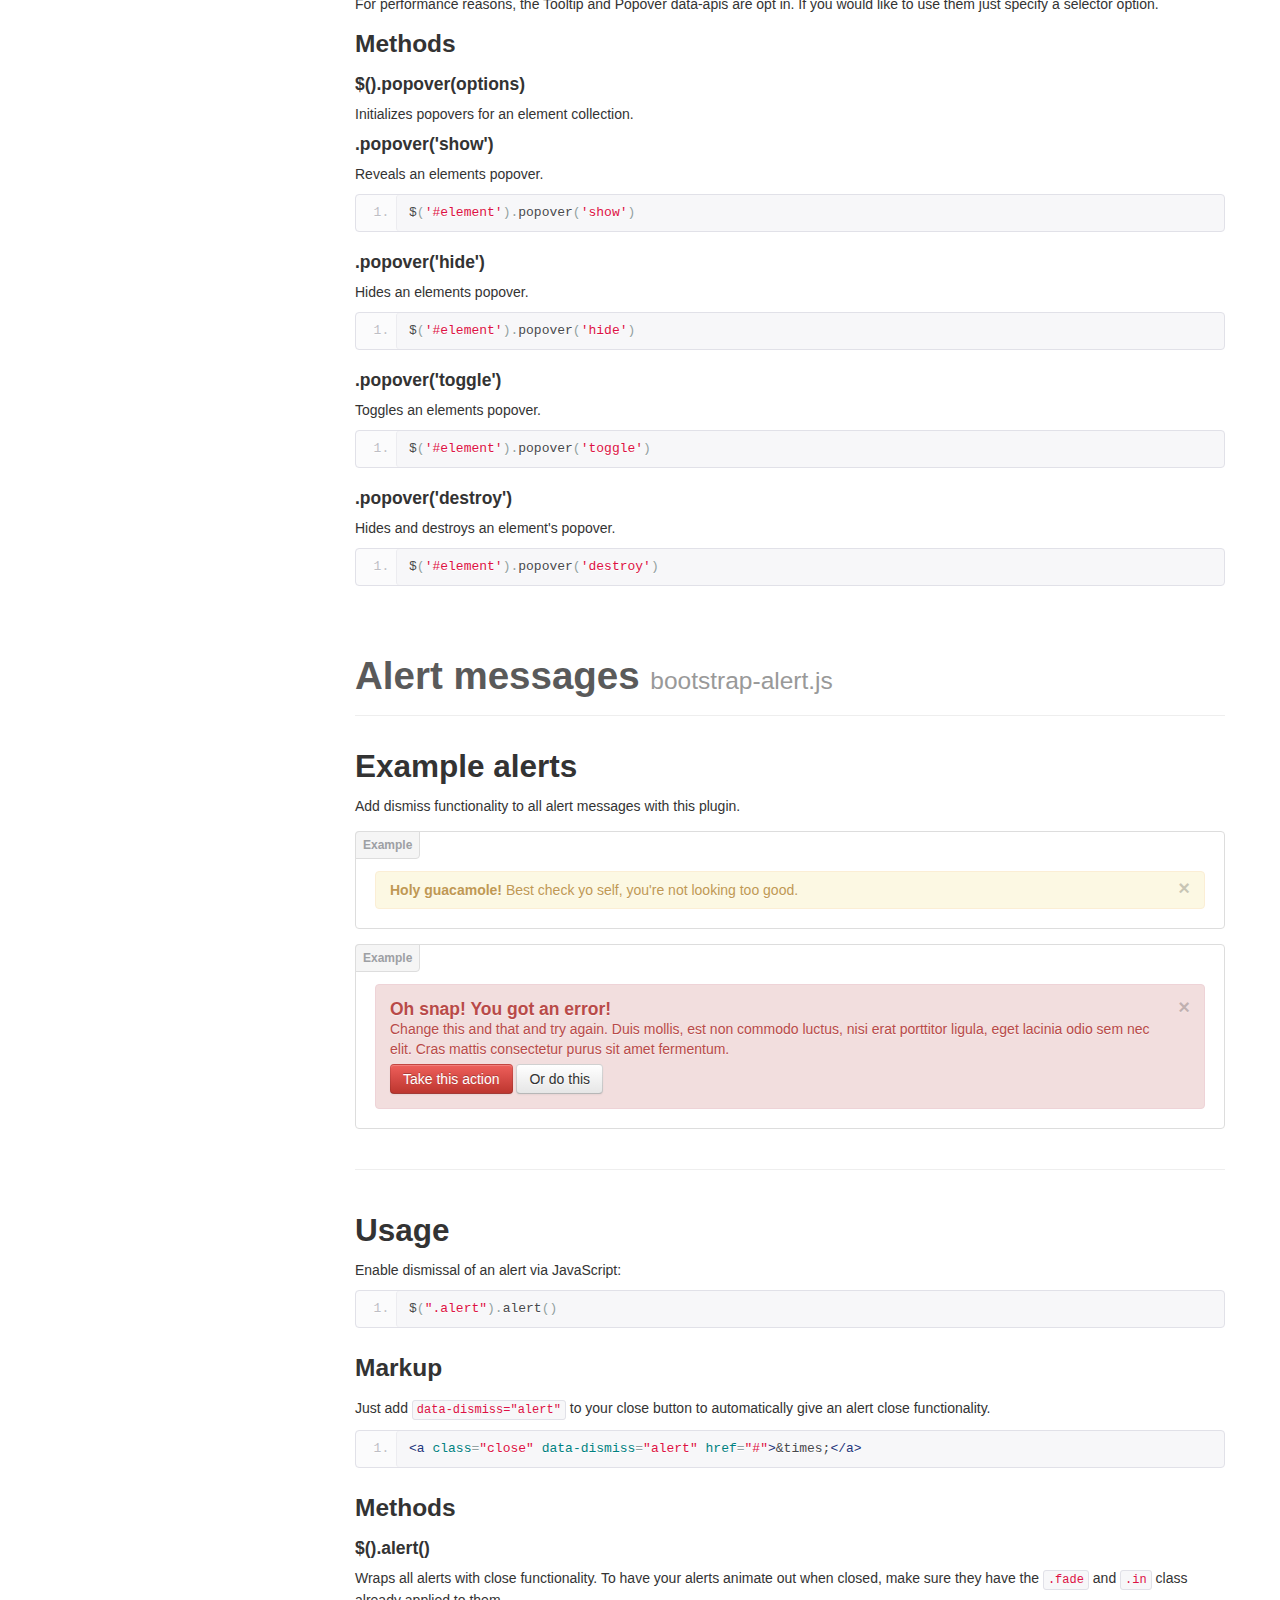
<file: Nova pasta/docs/javascript.html>
<!DOCTYPE html>
<html lang="en">
  <head>
    <meta charset="utf-8">
    <title>Javascript · Bootstrap</title>
    <meta name="viewport" content="width=device-width, initial-scale=1.0">
    <meta name="description" content="">
    <meta name="author" content="">

    <!-- Le styles -->
    <link href="assets/css/bootstrap.css" rel="stylesheet">
    <link href="assets/css/bootstrap-responsive.css" rel="stylesheet">
    <link href="assets/css/docs.css" rel="stylesheet">
    <link href="assets/js/google-code-prettify/prettify.css" rel="stylesheet">

    <!-- Le HTML5 shim, for IE6-8 support of HTML5 elements -->
    <!--[if lt IE 9]>
      <script src="http://html5shim.googlecode.com/svn/trunk/html5.js"></script>
    <![endif]-->

    <!-- Le fav and touch icons -->
    <link rel="apple-touch-icon-precomposed" sizes="144x144" href="assets/ico/apple-touch-icon-144-precomposed.png">
    <link rel="apple-touch-icon-precomposed" sizes="114x114" href="assets/ico/apple-touch-icon-114-precomposed.png">
      <link rel="apple-touch-icon-precomposed" sizes="72x72" href="assets/ico/apple-touch-icon-72-precomposed.png">
                    <link rel="apple-touch-icon-precomposed" href="assets/ico/apple-touch-icon-57-precomposed.png">
                                   <link rel="shortcut icon" href="assets/ico/favicon.png">

  </head>

  <body data-spy="scroll" data-target=".bs-docs-sidebar">

    <!-- Navbar
    ================================================== -->
    <div class="navbar navbar-inverse navbar-fixed-top">
      <div class="navbar-inner">
        <div class="container">
          <button type="button" class="btn btn-navbar" data-toggle="collapse" data-target=".nav-collapse">
            <span class="icon-bar"></span>
            <span class="icon-bar"></span>
            <span class="icon-bar"></span>
          </button>
          <a class="brand" href="./index.html">Bootstrap</a>
          <div class="nav-collapse collapse">
            <ul class="nav">
              <li class="">
                <a href="./index.html">Home</a>
              </li>
              <li class="">
                <a href="./getting-started.html">Get started</a>
              </li>
              <li class="">
                <a href="./scaffolding.html">Scaffolding</a>
              </li>
              <li class="">
                <a href="./base-css.html">Base CSS</a>
              </li>
              <li class="">
                <a href="./components.html">Components</a>
              </li>
              <li class="active">
                <a href="./javascript.html">JavaScript</a>
              </li>
              <li class="">
                <a href="./customize.html">Customize</a>
              </li>
            </ul>
          </div>
        </div>
      </div>
    </div>

<!-- Subhead
================================================== -->
<header class="jumbotron subhead">
  <div class="container">
    <h1>JavaScript</h1>
    <p class="lead">Bring Bootstrap's components to life&mdash;now with 13 custom jQuery plugins.
  </div>
</header>

  <div class="container">

    <!-- Docs nav
    ================================================== -->
    <div class="row">
      <div class="span3 bs-docs-sidebar">
        <ul class="nav nav-list bs-docs-sidenav">
          <li><a href="#overview"><i class="icon-chevron-right"></i> Overview</a></li>
          <li><a href="#transitions"><i class="icon-chevron-right"></i> Transitions</a></li>
          <li><a href="#modals"><i class="icon-chevron-right"></i> Modal</a></li>
          <li><a href="#dropdowns"><i class="icon-chevron-right"></i> Dropdown</a></li>
          <li><a href="#scrollspy"><i class="icon-chevron-right"></i> Scrollspy</a></li>
          <li><a href="#tabs"><i class="icon-chevron-right"></i> Tab</a></li>
          <li><a href="#tooltips"><i class="icon-chevron-right"></i> Tooltip</a></li>
          <li><a href="#popovers"><i class="icon-chevron-right"></i> Popover</a></li>
          <li><a href="#alerts"><i class="icon-chevron-right"></i> Alert</a></li>
          <li><a href="#buttons"><i class="icon-chevron-right"></i> Button</a></li>
          <li><a href="#collapse"><i class="icon-chevron-right"></i> Collapse</a></li>
          <li><a href="#carousel"><i class="icon-chevron-right"></i> Carousel</a></li>
          <li><a href="#typeahead"><i class="icon-chevron-right"></i> Typeahead</a></li>
          <li><a href="#affix"><i class="icon-chevron-right"></i> Affix</a></li>
        </ul>
      </div>
      <div class="span9">


        <!-- Overview
        ================================================== -->
        <section id="overview">
          <div class="page-header">
            <h1>JavaScript in Bootstrap</h1>
          </div>

          <h3>Individual or compiled</h3>
          <p>Plugins can be included individually (though some have required dependencies), or all at once. Both <strong>bootstrap.js</strong> and <strong>bootstrap.min.js</strong> contain all plugins in a single file.</p>

          <h3>Data attributes</h3>
          <p>You can use all Bootstrap plugins purely through the markup API without writing a single line of JavaScript. This is Bootstrap's first class API and should be your first consideration when using a plugin.</p>

          <p>That said, in some situations it may be desirable to turn this functionality off. Therefore, we also provide the ability to disable the data attribute API by unbinding all events on the body namespaced with `'data-api'`. This looks like this:
          <pre class="prettyprint linenums">$('body').off('.data-api')</pre>

          <p>Alternatively, to target a specific plugin, just include the plugin's name as a namespace along with the data-api namespace like this:</p>
          <pre class="prettyprint linenums">$('body').off('.alert.data-api')</pre>

          <h3>Programmatic API</h3>
          <p>We also believe you should be able to use all Bootstrap plugins purely through the JavaScript API. All public APIs are single, chainable methods, and return the collection acted upon.</p>
          <pre class="prettyprint linenums">$(".btn.danger").button("toggle").addClass("fat")</pre>
          <p>All methods should accept an optional options object, a string which targets a particular method, or nothing (which initiates a plugin with default behavior):</p>
<pre class="prettyprint linenums">
$("#myModal").modal()                       // initialized with defaults
$("#myModal").modal({ keyboard: false })   // initialized with no keyboard
$("#myModal").modal('show')                // initializes and invokes show immediately</p>
</pre>
          <p>Each plugin also exposes its raw constructor on a `Constructor` property: <code>$.fn.popover.Constructor</code>. If you'd like to get a particular plugin instance, retrieve it directly from an element: <code>$('[rel=popover]').data('popover')</code>.</p>

          <h3>No Conflict</h3>
          <p>Sometimes it is necessary to use Bootstrap plugins with other UI frameworks. In these circumstances,  namespace collisions can occasionally occur. If this happens, you may call <code>.noConflict</code> on the plugin you wish to revert the value of.</p>

<pre class="prettyprint linenums">
var bootstrapButton = $.fn.button.noConflict() // return $.fn.button to previously assigned value
$.fn.bootstrapBtn = bootstrapButton            // give $().bootstrapBtn the bootstrap functionality
</pre>

          <h3>Events</h3>
          <p>Bootstrap provides custom events for most plugin's unique actions. Generally, these come in an infinitive and past participle form - where the infinitive (ex. <code>show</code>) is triggered at the start of an event, and its past participle form (ex. <code>shown</code>) is trigger on the completion of an action.</p>
          <p>All infinitive events provide preventDefault functionality. This provides the ability to stop the execution of an action before it starts.</p>
<pre class="prettyprint linenums">
$('#myModal').on('show', function (e) {
    if (!data) return e.preventDefault() // stops modal from being shown
})
</pre>
        </section>



        <!-- Transitions
        ================================================== -->
        <section id="transitions">
          <div class="page-header">
            <h1>Transitions <small>bootstrap-transition.js</small></h1>
          </div>
          <h3>About transitions</h3>
          <p>For simple transition effects, include bootstrap-transition.js once alongside the other JS files. If you're using the compiled (or minified) bootstrap.js, there is no need to include this&mdash;it's already there.</p>
          <h3>Use cases</h3>
          <p>A few examples of the transition plugin:</p>
          <ul>
            <li>Sliding or fading in modals</li>
            <li>Fading out tabs</li>
            <li>Fading out alerts</li>
            <li>Sliding carousel panes</li>
          </ul>

        </section>



        <!-- Modal
        ================================================== -->
        <section id="modals">
          <div class="page-header">
            <h1>Modals <small>bootstrap-modal.js</small></h1>
          </div>


          <h2>Examples</h2>
          <p>Modals are streamlined, but flexible, dialog prompts with the minimum required functionality and smart defaults.</p>

          <h3>Static example</h3>
          <p>A rendered modal with header, body, and set of actions in the footer.</p>
          <div class="bs-docs-example" style="background-color: #f5f5f5;">
            <div class="modal" style="position: relative; top: auto; left: auto; right: auto; margin: 0 auto 20px; z-index: 1; max-width: 100%;">
              <div class="modal-header">
                <button type="button" class="close" data-dismiss="modal" aria-hidden="true">&times;</button>
                <h3>Modal header</h3>
              </div>
              <div class="modal-body">
                <p>One fine body&hellip;</p>
              </div>
              <div class="modal-footer">
                <a href="#" class="btn">Close</a>
                <a href="#" class="btn btn-primary">Save changes</a>
              </div>
            </div>
          </div>
<pre class="prettyprint linenums">
&lt;div class="modal hide fade"&gt;
  &lt;div class="modal-header"&gt;
    &lt;button type="button" class="close" data-dismiss="modal" aria-hidden="true"&gt;&amp;times;&lt;/button&gt;
    &lt;h3&gt;Modal header&lt;/h3&gt;
  &lt;/div&gt;
  &lt;div class="modal-body"&gt;
    &lt;p&gt;One fine body&hellip;&lt;/p&gt;
  &lt;/div&gt;
  &lt;div class="modal-footer"&gt;
    &lt;a href="#" class="btn"&gt;Close&lt;/a&gt;
    &lt;a href="#" class="btn btn-primary"&gt;Save changes&lt;/a&gt;
  &lt;/div&gt;
&lt;/div&gt;
</pre>

          <h3>Live demo</h3>
          <p>Toggle a modal via JavaScript by clicking the button below. It will slide down and fade in from the top of the page.</p>
          <!-- sample modal content -->
          <div id="myModal" class="modal hide fade" tabindex="-1" role="dialog" aria-labelledby="myModalLabel" aria-hidden="true">
            <div class="modal-header">
              <button type="button" class="close" data-dismiss="modal" aria-hidden="true">&times;</button>
              <h3 id="myModalLabel">Modal Heading</h3>
            </div>
            <div class="modal-body">
              <h4>Text in a modal</h4>
              <p>Duis mollis, est non commodo luctus, nisi erat porttitor ligula, eget lacinia odio sem.</p>

              <h4>Popover in a modal</h4>
              <p>This <a href="#" role="button" class="btn popover-test" title="A Title" data-content="And here's some amazing content. It's very engaging. right?">button</a> should trigger a popover on click.</p>

              <h4>Tooltips in a modal</h4>
              <p><a href="#" class="tooltip-test" title="Tooltip">This link</a> and <a href="#" class="tooltip-test" title="Tooltip">that link</a> should have tooltips on hover.</p>

              <hr>

              <h4>Overflowing text to show optional scrollbar</h4>
              <p>We set a fixed <code>max-height</code> on the <code>.modal-body</code>. Watch it overflow with all this extra lorem ipsum text we've included.</p>
              <p>Cras mattis consectetur purus sit amet fermentum. Cras justo odio, dapibus ac facilisis in, egestas eget quam. Morbi leo risus, porta ac consectetur ac, vestibulum at eros.</p>
              <p>Praesent commodo cursus magna, vel scelerisque nisl consectetur et. Vivamus sagittis lacus vel augue laoreet rutrum faucibus dolor auctor.</p>
              <p>Aenean lacinia bibendum nulla sed consectetur. Praesent commodo cursus magna, vel scelerisque nisl consectetur et. Donec sed odio dui. Donec ullamcorper nulla non metus auctor fringilla.</p>
              <p>Cras mattis consectetur purus sit amet fermentum. Cras justo odio, dapibus ac facilisis in, egestas eget quam. Morbi leo risus, porta ac consectetur ac, vestibulum at eros.</p>
              <p>Praesent commodo cursus magna, vel scelerisque nisl consectetur et. Vivamus sagittis lacus vel augue laoreet rutrum faucibus dolor auctor.</p>
              <p>Aenean lacinia bibendum nulla sed consectetur. Praesent commodo cursus magna, vel scelerisque nisl consectetur et. Donec sed odio dui. Donec ullamcorper nulla non metus auctor fringilla.</p>
            </div>
            <div class="modal-footer">
              <button class="btn" data-dismiss="modal">Close</button>
              <button class="btn btn-primary">Save changes</button>
            </div>
          </div>
          <div class="bs-docs-example" style="padding-bottom: 24px;">
            <a data-toggle="modal" href="#myModal" class="btn btn-primary btn-large">Launch demo modal</a>
          </div>
<pre class="prettyprint linenums">
&lt!-- Button to trigger modal --&gt;
&lt;a href="#myModal" role="button" class="btn" data-toggle="modal"&gt;Launch demo modal&lt;/a&gt;

&lt!-- Modal --&gt;
&lt;div id="myModal" class="modal hide fade" tabindex="-1" role="dialog" aria-labelledby="myModalLabel" aria-hidden="true"&gt;
  &lt;div class="modal-header"&gt;
    &lt;button type="button" class="close" data-dismiss="modal" aria-hidden="true"&gt;&times;&lt;/button&gt;
    &lt;h3 id="myModalLabel"&gt;Modal header&lt;/h3&gt;
  &lt;/div&gt;
  &lt;div class="modal-body"&gt;
    &lt;p&gt;One fine body&hellip;&lt;/p&gt;
  &lt;/div&gt;
  &lt;div class="modal-footer"&gt;
    &lt;button class="btn" data-dismiss="modal" aria-hidden="true"&gt;Close&lt;/button&gt;
    &lt;button class="btn btn-primary"&gt;Save changes&lt;/button&gt;
  &lt;/div&gt;
&lt;/div&gt;
</pre>


          <hr class="bs-docs-separator">


          <h2>Usage</h2>

          <h3>Via data attributes</h3>
          <p>Activate a modal without writing JavaScript. Set <code>data-toggle="modal"</code> on a controller element, like a button, along with a <code>data-target="#foo"</code> or <code>href="#foo"</code> to target a specific modal to toggle.</p>
          <pre class="prettyprint linenums">&lt;button type="button" data-toggle="modal" data-target="#myModal"&gt;Launch modal&lt;/button&gt;</pre>

          <h3>Via JavaScript</h3>
          <p>Call a modal with id <code>myModal</code> with a single line of JavaScript:</p>
          <pre class="prettyprint linenums">$('#myModal').modal(options)</pre>

          <h3>Options</h3>
          <p>Options can be passed via data attributes or JavaScript. For data attributes, append the option name to <code>data-</code>, as in <code>data-backdrop=""</code>.</p>
          <table class="table table-bordered table-striped">
            <thead>
             <tr>
               <th style="width: 100px;">Name</th>
               <th style="width: 50px;">type</th>
               <th style="width: 50px;">default</th>
               <th>description</th>
             </tr>
            </thead>
            <tbody>
             <tr>
               <td>backdrop</td>
               <td>boolean</td>
               <td>true</td>
               <td>Includes a modal-backdrop element. Alternatively, specify <code>static</code> for a backdrop which doesn't close the modal on click.</td>
             </tr>
             <tr>
               <td>keyboard</td>
               <td>boolean</td>
               <td>true</td>
               <td>Closes the modal when escape key is pressed</td>
             </tr>
             <tr>
               <td>show</td>
               <td>boolean</td>
               <td>true</td>
               <td>Shows the modal when initialized.</td>
             </tr>
             <tr>
               <td>remote</td>
               <td>path</td>
               <td>false</td>
               <td><p>If a remote url is provided, content will be loaded via jQuery's <code>load</code> method and injected into the <code>.modal-body</code>. If you're using the data api, you may alternatively use the <code>href</code> tag to specify the remote source. An example of this is shown below:</p>
              <pre class="prettyprint linenums"><code>&lt;a data-toggle="modal" href="remote.html" data-target="#modal"&gt;click me&lt;/a&gt;</code></pre></td>
             </tr>
            </tbody>
          </table>

          <h3>Methods</h3>
          <h4>.modal(options)</h4>
          <p>Activates your content as a modal. Accepts an optional options <code>object</code>.</p>
<pre class="prettyprint linenums">
$('#myModal').modal({
  keyboard: false
})
</pre>
          <h4>.modal('toggle')</h4>
          <p>Manually toggles a modal.</p>
          <pre class="prettyprint linenums">$('#myModal').modal('toggle')</pre>
          <h4>.modal('show')</h4>
          <p>Manually opens a modal.</p>
          <pre class="prettyprint linenums">$('#myModal').modal('show')</pre>
          <h4>.modal('hide')</h4>
          <p>Manually hides a modal.</p>
          <pre class="prettyprint linenums">$('#myModal').modal('hide')</pre>
          <h3>Events</h3>
          <p>Bootstrap's modal class exposes a few events for hooking into modal functionality.</p>
          <table class="table table-bordered table-striped">
            <thead>
             <tr>
               <th style="width: 150px;">Event</th>
               <th>Description</th>
             </tr>
            </thead>
            <tbody>
             <tr>
               <td>show</td>
               <td>This event fires immediately when the <code>show</code> instance method is called.</td>
             </tr>
             <tr>
               <td>shown</td>
               <td>This event is fired when the modal has been made visible to the user (will wait for css transitions to complete).</td>
             </tr>
             <tr>
               <td>hide</td>
               <td>This event is fired immediately when the <code>hide</code> instance method has been called.</td>
             </tr>
             <tr>
               <td>hidden</td>
               <td>This event is fired when the modal has finished being hidden from the user (will wait for css transitions to complete).</td>
             </tr>
            </tbody>
          </table>
<pre class="prettyprint linenums">
$('#myModal').on('hidden', function () {
  // do something…
})
</pre>
        </section>



        <!-- Dropdowns
        ================================================== -->
        <section id="dropdowns">
          <div class="page-header">
            <h1>Dropdowns <small>bootstrap-dropdown.js</small></h1>
          </div>


          <h2>Examples</h2>
          <p>Add dropdown menus to nearly anything with this simple plugin, including the navbar, tabs, and pills.</p>

          <h3>Within a navbar</h3>
          <div class="bs-docs-example">
            <div id="navbar-example" class="navbar navbar-static">
              <div class="navbar-inner">
                <div class="container" style="width: auto;">
                  <a class="brand" href="#">Project Name</a>
                  <ul class="nav" role="navigation">
                    <li class="dropdown">
                      <a id="drop1" href="#" role="button" class="dropdown-toggle" data-toggle="dropdown">Dropdown <b class="caret"></b></a>
                      <ul class="dropdown-menu" role="menu" aria-labelledby="drop1">
                        <li><a tabindex="-1" href="http://google.com">Action</a></li>
                        <li><a tabindex="-1" href="#anotherAction">Another action</a></li>
                        <li><a tabindex="-1" href="#">Something else here</a></li>
                        <li class="divider"></li>
                        <li><a tabindex="-1" href="#">Separated link</a></li>
                      </ul>
                    </li>
                    <li class="dropdown">
                      <a href="#" id="drop2" role="button" class="dropdown-toggle" data-toggle="dropdown">Dropdown 2 <b class="caret"></b></a>
                      <ul class="dropdown-menu" role="menu" aria-labelledby="drop2">
                        <li><a tabindex="-1" href="#">Action</a></li>
                        <li><a tabindex="-1" href="#">Another action</a></li>
                        <li><a tabindex="-1" href="#">Something else here</a></li>
                        <li class="divider"></li>
                        <li><a tabindex="-1" href="#">Separated link</a></li>
                      </ul>
                    </li>
                  </ul>
                  <ul class="nav pull-right">
                    <li id="fat-menu" class="dropdown">
                      <a href="#" id="drop3" role="button" class="dropdown-toggle" data-toggle="dropdown">Dropdown 3 <b class="caret"></b></a>
                      <ul class="dropdown-menu" role="menu" aria-labelledby="drop3">
                        <li><a tabindex="-1" href="#">Action</a></li>
                        <li><a tabindex="-1" href="#">Another action</a></li>
                        <li><a tabindex="-1" href="#">Something else here</a></li>
                        <li class="divider"></li>
                        <li><a tabindex="-1" href="#">Separated link</a></li>
                      </ul>
                    </li>
                  </ul>
                </div>
              </div>
            </div> <!-- /navbar-example -->
          </div> 

          <h3>Within tabs</h3>
          <div class="bs-docs-example">
            <ul class="nav nav-pills">
              <li class="active"><a href="#">Regular link</a></li>
              <li class="dropdown">
                <a class="dropdown-toggle" id="drop4" role="button" data-toggle="dropdown" href="#">Dropdown <b class="caret"></b></a>
                <ul id="menu1" class="dropdown-menu" role="menu" aria-labelledby="drop4">
                  <li><a tabindex="-1" href="#">Action</a></li>
                  <li><a tabindex="-1" href="#">Another action</a></li>
                  <li><a tabindex="-1" href="#">Something else here</a></li>
                  <li class="divider"></li>
                  <li><a tabindex="-1" href="#">Separated link</a></li>
                </ul>
              </li>
              <li class="dropdown">
                <a class="dropdown-toggle" id="drop5" role="button" data-toggle="dropdown" href="#">Dropdown 2 <b class="caret"></b></a>
                <ul id="menu2" class="dropdown-menu" role="menu" aria-labelledby="drop5">
                  <li><a tabindex="-1" href="#">Action</a></li>
                  <li><a tabindex="-1" href="#">Another action</a></li>
                  <li><a tabindex="-1" href="#">Something else here</a></li>
                  <li class="divider"></li>
                  <li><a tabindex="-1" href="#">Separated link</a></li>
                </ul>
              </li>
              <li class="dropdown">
                <a class="dropdown-toggle" id="drop5" role="button" data-toggle="dropdown" href="#">Dropdown 3 <b class="caret"></b></a>
                <ul id="menu3" class="dropdown-menu" role="menu" aria-labelledby="drop5">
                  <li><a tabindex="-1" href="#">Action</a></li>
                  <li><a tabindex="-1" href="#">Another action</a></li>
                  <li><a tabindex="-1" href="#">Something else here</a></li>
                  <li class="divider"></li>
                  <li><a tabindex="-1" href="#">Separated link</a></li>
                </ul>
              </li>
            </ul> <!-- /tabs -->
          </div> 


          <hr class="bs-docs-separator">


          <h2>Usage</h2>

          <h3>Via data attributes</h3>
          <p>Add <code>data-toggle="dropdown"</code> to a link or button to toggle a dropdown.</p>
<pre class="prettyprint linenums">
&lt;div class="dropdown"&gt;
  &lt;a class="dropdown-toggle" data-toggle="dropdown" href="#"&gt;Dropdown trigger&lt;/a&gt;
  &lt;ul class="dropdown-menu" role="menu" aria-labelledby="dLabel"&gt;
    ...
  &lt;/ul&gt;
&lt;/div&gt;
</pre>
          <p>To keep URLs intact, use the <code>data-target</code> attribute instead of <code>href="#"</code>.</p>
<pre class="prettyprint linenums">
&lt;div class="dropdown"&gt;
  &lt;a class="dropdown-toggle" id="dLabel" role="button" data-toggle="dropdown" data-target="#" href="/page.html"&gt;
    Dropdown
    &lt;b class="caret"&gt;&lt;/b&gt;
  &lt;/a&gt;
  &lt;ul class="dropdown-menu" role="menu" aria-labelledby="dLabel"&gt;
    ...
  &lt;/ul&gt;
&lt;/div&gt;
</pre>

          <h3>Via JavaScript</h3>
          <p>Call the dropdowns via JavaScript:</p>
          <pre class="prettyprint linenums">$('.dropdown-toggle').dropdown()</pre>

          <h3>Options</h3>
          <p><em>None</em></p>

          <h3>Methods</h3>
          <h4>$().dropdown('toggle')</h4>
          <p>A programmatic api for toggling menus for a given navbar or tabbed navigation.</p>
        </section>



        <!-- ScrollSpy
        ================================================== -->
        <section id="scrollspy">
          <div class="page-header">
            <h1>ScrollSpy <small>bootstrap-scrollspy.js</small></h1>
          </div>


          <h2>Example in navbar</h2>
          <p>The ScrollSpy plugin is for automatically updating nav targets based on scroll position. Scroll the area below the navbar and watch the active class change. The dropdown sub items will be highlighted as well.</p>
          <div class="bs-docs-example">
            <div id="navbarExample" class="navbar navbar-static">
              <div class="navbar-inner">
                <div class="container" style="width: auto;">
                  <a class="brand" href="#">Project Name</a>
                  <ul class="nav">
                    <li><a href="#fat">@fat</a></li>
                    <li><a href="#mdo">@mdo</a></li>
                    <li class="dropdown">
                      <a href="#" class="dropdown-toggle" data-toggle="dropdown">Dropdown <b class="caret"></b></a>
                      <ul class="dropdown-menu">
                        <li><a href="#one">one</a></li>
                        <li><a href="#two">two</a></li>
                        <li class="divider"></li>
                        <li><a href="#three">three</a></li>
                      </ul>
                    </li>
                  </ul>
                </div>
              </div>
            </div>
            <div data-spy="scroll" data-target="#navbarExample" data-offset="0" class="scrollspy-example">
              <h4 id="fat">@fat</h4>
              <p>Ad leggings keytar, brunch id art party dolor labore. Pitchfork yr enim lo-fi before they sold out qui. Tumblr farm-to-table bicycle rights whatever. Anim keffiyeh carles cardigan. Velit seitan mcsweeney's photo booth 3 wolf moon irure. Cosby sweater lomo jean shorts, williamsburg hoodie minim qui you probably haven't heard of them et cardigan trust fund culpa biodiesel wes anderson aesthetic. Nihil tattooed accusamus, cred irony biodiesel keffiyeh artisan ullamco consequat.</p>
              <h4 id="mdo">@mdo</h4>
              <p>Veniam marfa mustache skateboard, adipisicing fugiat velit pitchfork beard. Freegan beard aliqua cupidatat mcsweeney's vero. Cupidatat four loko nisi, ea helvetica nulla carles. Tattooed cosby sweater food truck, mcsweeney's quis non freegan vinyl. Lo-fi wes anderson +1 sartorial. Carles non aesthetic exercitation quis gentrify. Brooklyn adipisicing craft beer vice keytar deserunt.</p>
              <h4 id="one">one</h4>
              <p>Occaecat commodo aliqua delectus. Fap craft beer deserunt skateboard ea. Lomo bicycle rights adipisicing banh mi, velit ea sunt next level locavore single-origin coffee in magna veniam. High life id vinyl, echo park consequat quis aliquip banh mi pitchfork. Vero VHS est adipisicing. Consectetur nisi DIY minim messenger bag. Cred ex in, sustainable delectus consectetur fanny pack iphone.</p>
              <h4 id="two">two</h4>
              <p>In incididunt echo park, officia deserunt mcsweeney's proident master cleanse thundercats sapiente veniam. Excepteur VHS elit, proident shoreditch +1 biodiesel laborum craft beer. Single-origin coffee wayfarers irure four loko, cupidatat terry richardson master cleanse. Assumenda you probably haven't heard of them art party fanny pack, tattooed nulla cardigan tempor ad. Proident wolf nesciunt sartorial keffiyeh eu banh mi sustainable. Elit wolf voluptate, lo-fi ea portland before they sold out four loko. Locavore enim nostrud mlkshk brooklyn nesciunt.</p>
              <h4 id="three">three</h4>
              <p>Ad leggings keytar, brunch id art party dolor labore. Pitchfork yr enim lo-fi before they sold out qui. Tumblr farm-to-table bicycle rights whatever. Anim keffiyeh carles cardigan. Velit seitan mcsweeney's photo booth 3 wolf moon irure. Cosby sweater lomo jean shorts, williamsburg hoodie minim qui you probably haven't heard of them et cardigan trust fund culpa biodiesel wes anderson aesthetic. Nihil tattooed accusamus, cred irony biodiesel keffiyeh artisan ullamco consequat.</p>
              <p>Keytar twee blog, culpa messenger bag marfa whatever delectus food truck. Sapiente synth id assumenda. Locavore sed helvetica cliche irony, thundercats you probably haven't heard of them consequat hoodie gluten-free lo-fi fap aliquip. Labore elit placeat before they sold out, terry richardson proident brunch nesciunt quis cosby sweater pariatur keffiyeh ut helvetica artisan. Cardigan craft beer seitan readymade velit. VHS chambray laboris tempor veniam. Anim mollit minim commodo ullamco thundercats.
              </p>
            </div>
          </div>


          <hr class="bs-docs-separator">


          <h2>Usage</h2>

          <h3>Via data attributes</h3>
          <p>To easily add scrollspy behavior to your topbar navigation, just add <code>data-spy="scroll"</code> to the element you want to spy on (most typically this would be the body) and <code>data-target=".navbar"</code> to select which nav to use. You'll want to use scrollspy with a <code>.nav</code> component.</p>
          <pre class="prettyprint linenums">&lt;body data-spy="scroll" data-target=".navbar"&gt;...&lt;/body&gt;</pre>

          <h3>Via JavaScript</h3>
          <p>Call the scrollspy via JavaScript:</p>
          <pre class="prettyprint linenums">$('#navbar').scrollspy()</pre>

          <div class="alert alert-info">
            <strong>Heads up!</strong>
            Navbar links must have resolvable id targets. For example, a <code>&lt;a href="#home"&gt;home&lt;/a&gt;</code> must correspond to something in the dom like <code>&lt;div id="home"&gt;&lt;/div&gt;</code>.
          </div>

          <h3>Methods</h3>
          <h4>.scrollspy('refresh')</h4>
          <p>When using scrollspy in conjunction with adding or removing of elements from the DOM, you'll need to call the refresh method like so:</p>
<pre class="prettyprint linenums">
$('[data-spy="scroll"]').each(function () {
  var $spy = $(this).scrollspy('refresh')
});
</pre>

          <h3>Options</h3>
          <p>Options can be passed via data attributes or JavaScript. For data attributes, append the option name to <code>data-</code>, as in <code>data-offset=""</code>.</p>
          <table class="table table-bordered table-striped">
            <thead>
             <tr>
               <th style="width: 100px;">Name</th>
               <th style="width: 100px;">type</th>
               <th style="width: 50px;">default</th>
               <th>description</th>
             </tr>
            </thead>
            <tbody>
             <tr>
               <td>offset</td>
               <td>number</td>
               <td>10</td>
               <td>Pixels to offset from top when calculating position of scroll.</td>
             </tr>
            </tbody>
          </table>

          <h3>Events</h3>
          <table class="table table-bordered table-striped">
            <thead>
             <tr>
               <th style="width: 150px;">Event</th>
               <th>Description</th>
             </tr>
            </thead>
            <tbody>
             <tr>
               <td>activate</td>
               <td>This event fires whenever a new item becomes activated by the scrollspy.</td>
            </tr>
            </tbody>
          </table>
        </section>



        <!-- Tabs
        ================================================== -->
        <section id="tabs">
          <div class="page-header">
            <h1>Togglable tabs <small>bootstrap-tab.js</small></h1>
          </div>


          <h2>Example tabs</h2>
          <p>Add quick, dynamic tab functionality to transition through panes of local content, even via dropdown menus.</p>
          <div class="bs-docs-example">
            <ul id="myTab" class="nav nav-tabs">
              <li class="active"><a href="#home" data-toggle="tab">Home</a></li>
              <li><a href="#profile" data-toggle="tab">Profile</a></li>
              <li class="dropdown">
                <a href="#" class="dropdown-toggle" data-toggle="dropdown">Dropdown <b class="caret"></b></a>
                <ul class="dropdown-menu">
                  <li><a href="#dropdown1" data-toggle="tab">@fat</a></li>
                  <li><a href="#dropdown2" data-toggle="tab">@mdo</a></li>
                </ul>
              </li>
            </ul>
            <div id="myTabContent" class="tab-content">
              <div class="tab-pane fade in active" id="home">
                <p>Raw denim you probably haven't heard of them jean shorts Austin. Nesciunt tofu stumptown aliqua, retro synth master cleanse. Mustache cliche tempor, williamsburg carles vegan helvetica. Reprehenderit butcher retro keffiyeh dreamcatcher synth. Cosby sweater eu banh mi, qui irure terry richardson ex squid. Aliquip placeat salvia cillum iphone. Seitan aliquip quis cardigan american apparel, butcher voluptate nisi qui.</p>
              </div>
              <div class="tab-pane fade" id="profile">
                <p>Food truck fixie locavore, accusamus mcsweeney's marfa nulla single-origin coffee squid. Exercitation +1 labore velit, blog sartorial PBR leggings next level wes anderson artisan four loko farm-to-table craft beer twee. Qui photo booth letterpress, commodo enim craft beer mlkshk aliquip jean shorts ullamco ad vinyl cillum PBR. Homo nostrud organic, assumenda labore aesthetic magna delectus mollit. Keytar helvetica VHS salvia yr, vero magna velit sapiente labore stumptown. Vegan fanny pack odio cillum wes anderson 8-bit, sustainable jean shorts beard ut DIY ethical culpa terry richardson biodiesel. Art party scenester stumptown, tumblr butcher vero sint qui sapiente accusamus tattooed echo park.</p>
              </div>
              <div class="tab-pane fade" id="dropdown1">
                <p>Etsy mixtape wayfarers, ethical wes anderson tofu before they sold out mcsweeney's organic lomo retro fanny pack lo-fi farm-to-table readymade. Messenger bag gentrify pitchfork tattooed craft beer, iphone skateboard locavore carles etsy salvia banksy hoodie helvetica. DIY synth PBR banksy irony. Leggings gentrify squid 8-bit cred pitchfork. Williamsburg banh mi whatever gluten-free, carles pitchfork biodiesel fixie etsy retro mlkshk vice blog. Scenester cred you probably haven't heard of them, vinyl craft beer blog stumptown. Pitchfork sustainable tofu synth chambray yr.</p>
              </div>
              <div class="tab-pane fade" id="dropdown2">
                <p>Trust fund seitan letterpress, keytar raw denim keffiyeh etsy art party before they sold out master cleanse gluten-free squid scenester freegan cosby sweater. Fanny pack portland seitan DIY, art party locavore wolf cliche high life echo park Austin. Cred vinyl keffiyeh DIY salvia PBR, banh mi before they sold out farm-to-table VHS viral locavore cosby sweater. Lomo wolf viral, mustache readymade thundercats keffiyeh craft beer marfa ethical. Wolf salvia freegan, sartorial keffiyeh echo park vegan.</p>
              </div>
            </div>
          </div>


          <hr class="bs-docs-separator">


          <h2>Usage</h2>
          <p>Enable tabbable tabs via JavaScript (each tab needs to be activated individually):</p>
<pre class="prettyprint linenums">
$('#myTab a').click(function (e) {
  e.preventDefault();
  $(this).tab('show');
})</pre>
          <p>You can activate individual tabs in several ways:</p>
<pre class="prettyprint linenums">
$('#myTab a[href="#profile"]').tab('show'); // Select tab by name
$('#myTab a:first').tab('show'); // Select first tab
$('#myTab a:last').tab('show'); // Select last tab
$('#myTab li:eq(2) a').tab('show'); // Select third tab (0-indexed)
</pre>

          <h3>Markup</h3>
          <p>You can activate a tab or pill navigation without writing any JavaScript by simply specifying <code>data-toggle="tab"</code> or <code>data-toggle="pill"</code> on an element. Adding the <code>nav</code> and <code>nav-tabs</code> classes to the tab <code>ul</code> will apply the Bootstrap tab styling.</p>
<pre class="prettyprint linenums">
&lt;ul class="nav nav-tabs"&gt;
  &lt;li&gt;&lt;a href="#home" data-toggle="tab"&gt;Home&lt;/a&gt;&lt;/li&gt;
  &lt;li&gt;&lt;a href="#profile" data-toggle="tab"&gt;Profile&lt;/a&gt;&lt;/li&gt;
  &lt;li&gt;&lt;a href="#messages" data-toggle="tab"&gt;Messages&lt;/a&gt;&lt;/li&gt;
  &lt;li&gt;&lt;a href="#settings" data-toggle="tab"&gt;Settings&lt;/a&gt;&lt;/li&gt;
&lt;/ul&gt;</pre>

          <h3>Methods</h3>
          <h4>$().tab</h4>
          <p>
            Activates a tab element and content container. Tab should have either a <code>data-target</code> or an <code>href</code> targeting a container node in the DOM.
          </p>
<pre class="prettyprint linenums">
&lt;ul class="nav nav-tabs" id="myTab"&gt;
  &lt;li class="active"&gt;&lt;a href="#home"&gt;Home&lt;/a&gt;&lt;/li&gt;
  &lt;li&gt;&lt;a href="#profile"&gt;Profile&lt;/a&gt;&lt;/li&gt;
  &lt;li&gt;&lt;a href="#messages"&gt;Messages&lt;/a&gt;&lt;/li&gt;
  &lt;li&gt;&lt;a href="#settings"&gt;Settings&lt;/a&gt;&lt;/li&gt;
&lt;/ul&gt;

&lt;div class="tab-content"&gt;
  &lt;div class="tab-pane active" id="home"&gt;...&lt;/div&gt;
  &lt;div class="tab-pane" id="profile"&gt;...&lt;/div&gt;
  &lt;div class="tab-pane" id="messages"&gt;...&lt;/div&gt;
  &lt;div class="tab-pane" id="settings"&gt;...&lt;/div&gt;
&lt;/div&gt;

&lt;script&gt;
  $(function () {
    $('#myTab a:last').tab('show');
  })
&lt;/script&gt;
</pre>

          <h3>Events</h3>
          <table class="table table-bordered table-striped">
            <thead>
             <tr>
               <th style="width: 150px;">Event</th>
               <th>Description</th>
             </tr>
            </thead>
            <tbody>
             <tr>
               <td>show</td>
               <td>This event fires on tab show, but before the new tab has been shown. Use <code>event.target</code> and <code>event.relatedTarget</code> to target the active tab and the previous active tab (if available) respectively.</td>
            </tr>
            <tr>
               <td>shown</td>
               <td>This event fires on tab show after a tab has been shown. Use <code>event.target</code> and <code>event.relatedTarget</code> to target the active tab and the previous active tab (if available) respectively.</td>
             </tr>
            </tbody>
          </table>
<pre class="prettyprint linenums">
$('a[data-toggle="tab"]').on('shown', function (e) {
  e.target // activated tab
  e.relatedTarget // previous tab
})
</pre>
        </section>


        <!-- Tooltips
        ================================================== -->
        <section id="tooltips">
          <div class="page-header">
            <h1>Tooltips <small>bootstrap-tooltip.js</small></h1>
          </div>


          <h2>Examples</h2>
          <p>Inspired by the excellent jQuery.tipsy plugin written by Jason Frame; Tooltips are an updated version, which don't rely on images, use CSS3 for animations, and data-attributes for local title storage.</p>
          <p>Hover over the links below to see tooltips:</p>
          <div class="bs-docs-example tooltip-demo">
            <p class="muted" style="margin-bottom: 0;">Tight pants next level keffiyeh <a href="#" rel="tooltip" title="Default tooltip">you probably</a> haven't heard of them. Photo booth beard raw denim letterpress vegan messenger bag stumptown. Farm-to-table seitan, mcsweeney's fixie sustainable quinoa 8-bit american apparel <a href="#" rel="tooltip" title="Another tooltip">have a</a> terry richardson vinyl chambray. Beard stumptown, cardigans banh mi lomo thundercats. Tofu biodiesel williamsburg marfa, four loko mcsweeney's cleanse vegan chambray. A really ironic artisan <a href="#" rel="tooltip" title="Another one here too">whatever keytar</a>, scenester farm-to-table banksy Austin <a href="#" rel="tooltip" title="The last tip!">twitter handle</a> freegan cred raw denim single-origin coffee viral.
            </p>
          </div>

          <h3>Four directions</h3>
          <div class="bs-docs-example tooltip-demo">
            <ul class="bs-docs-tooltip-examples">
              <li><a href="#" rel="tooltip" data-placement="top" title="Tooltip on top">Tooltip on top</a></li>
              <li><a href="#" rel="tooltip" data-placement="right" title="Tooltip on right">Tooltip on right</a></li>
              <li><a href="#" rel="tooltip" data-placement="bottom" title="Tooltip on bottom">Tooltip on bottom</a></li>
              <li><a href="#" rel="tooltip" data-placement="left" title="Tooltip on left">Tooltip on left</a></li>
            </ul>
          </div>


          <hr class="bs-docs-separator">


          <h2>Usage</h2>
          <p>Trigger the tooltip via JavaScript:</p>
          <pre class="prettyprint linenums">$('#example').tooltip(options)</pre>

          <h3>Options</h3>
          <p>Options can be passed via data attributes or JavaScript. For data attributes, append the option name to <code>data-</code>, as in <code>data-animation=""</code>.</p>
          <table class="table table-bordered table-striped">
            <thead>
             <tr>
               <th style="width: 100px;">Name</th>
               <th style="width: 100px;">type</th>
               <th style="width: 50px;">default</th>
               <th>description</th>
             </tr>
            </thead>
            <tbody>
             <tr>
               <td>animation</td>
               <td>boolean</td>
               <td>true</td>
               <td>apply a css fade transition to the tooltip</td>
             </tr>
             <tr>
               <td>html</td>
               <td>boolean</td>
               <td>false</td>
               <td>Insert html into the tooltip. If false, jquery's <code>text</code> method will be used to insert content into the dom. Use text if you're worried about XSS attacks.</td>
             </tr>
             <tr>
               <td>placement</td>
               <td>string|function</td>
               <td>'top'</td>
               <td>how to position the tooltip - top | bottom | left | right</td>
             </tr>
             <tr>
               <td>selector</td>
               <td>string</td>
               <td>false</td>
               <td>If a selector is provided, tooltip objects will be delegated to the specified targets.</td>
             </tr>
             <tr>
               <td>title</td>
               <td>string | function</td>
               <td>''</td>
               <td>default title value if `title` tag isn't present</td>
             </tr>
             <tr>
               <td>trigger</td>
               <td>string</td>
               <td>'hover'</td>
               <td>how tooltip is triggered - click | hover | focus | manual</td>
             </tr>
             <tr>
               <td>delay</td>
               <td>number | object</td>
               <td>0</td>
               <td>
                <p>delay showing and hiding the tooltip (ms) - does not apply to manual trigger type</p>
                <p>If a number is supplied, delay is applied to both hide/show</p>
                <p>Object structure is: <code>delay: { show: 500, hide: 100 }</code></p>
               </td>
             </tr>
            </tbody>
          </table>
          <div class="alert alert-info">
            <strong>Heads up!</strong>
            Options for individual tooltips can alternatively be specified through the use of data attributes.
          </div>

          <h3>Markup</h3>
          <p>For performance reasons, the Tooltip and Popover data-apis are opt in. If you would like to use them just specify a selector option.</p>
          <pre class="prettyprint linenums">&lt;a href="#" rel="tooltip" title="first tooltip"&gt;hover over me&lt;/a&gt;</pre>

          <h3>Methods</h3>
          <h4>$().tooltip(options)</h4>
          <p>Attaches a tooltip handler to an element collection.</p>
          <h4>.tooltip('show')</h4>
          <p>Reveals an element's tooltip.</p>
          <pre class="prettyprint linenums">$('#element').tooltip('show')</pre>
          <h4>.tooltip('hide')</h4>
          <p>Hides an element's tooltip.</p>
          <pre class="prettyprint linenums">$('#element').tooltip('hide')</pre>
          <h4>.tooltip('toggle')</h4>
          <p>Toggles an element's tooltip.</p>
          <pre class="prettyprint linenums">$('#element').tooltip('toggle')</pre>
          <h4>.tooltip('destroy')</h4>
          <p>Hides and destroys an element's tooltip.</p>
          <pre class="prettyprint linenums">$('#element').tooltip('destroy')</pre>
        </section>



      <!-- Popovers
      ================================================== -->
      <section id="popovers">
        <div class="page-header">
          <h1>Popovers <small>bootstrap-popover.js</small></h1>
        </div>

        <h2>Examples</h2>
        <p>Add small overlays of content, like those on the iPad, to any element for housing secondary information. Hover over the button to trigger the popover. <strong>Requires <a href="#tooltips">Tooltip</a> to be included.</strong></p>

        <h3>Static popover</h3>
        <p>Four options are available: top, right, bottom, and left aligned.</p>
        <div class="bs-docs-example bs-docs-example-popover">
          <div class="popover top">
            <div class="arrow"></div>
            <h3 class="popover-title">Popover top</h3>
            <div class="popover-content">
              <p>Sed posuere consectetur est at lobortis. Aenean eu leo quam. Pellentesque ornare sem lacinia quam venenatis vestibulum.</p>
            </div>
          </div>

          <div class="popover right">
            <div class="arrow"></div>
            <h3 class="popover-title">Popover right</h3>
            <div class="popover-content">
              <p>Sed posuere consectetur est at lobortis. Aenean eu leo quam. Pellentesque ornare sem lacinia quam venenatis vestibulum.</p>
            </div>
          </div>

          <div class="popover bottom">
            <div class="arrow"></div>
            <h3 class="popover-title">Popover bottom</h3>
            <div class="popover-content">
              <p>Sed posuere consectetur est at lobortis. Aenean eu leo quam. Pellentesque ornare sem lacinia quam venenatis vestibulum.</p>
            </div>
          </div>

          <div class="popover left">
            <div class="arrow"></div>
            <h3 class="popover-title">Popover left</h3>
            <div class="popover-content">
              <p>Sed posuere consectetur est at lobortis. Aenean eu leo quam. Pellentesque ornare sem lacinia quam venenatis vestibulum.</p>
            </div>
          </div>

          <div class="clearfix"></div>
        </div>
        <p>No markup shown as popovers are generated from JavaScript and content within a <code>data</code> attribute.</p>

        <h3>Live demo</h3>
        <div class="bs-docs-example" style="padding-bottom: 24px;">
          <a href="#" class="btn btn-large btn-danger" rel="popover" title="A Title" data-content="And here's some amazing content. It's very engaging. right?">Click to toggle popover</a>
        </div>

        <h4>Four directions</h4>
        <div class="bs-docs-example tooltip-demo">
          <ul class="bs-docs-tooltip-examples">
            <li><a href="#" class="btn" rel="popover" data-placement="top" data-content="Vivamus sagittis lacus vel augue laoreet rutrum faucibus." title="Popover on top">Popover on top</a></li>
            <li><a href="#" class="btn" rel="popover" data-placement="right" data-content="Vivamus sagittis lacus vel augue laoreet rutrum faucibus." title="Popover on right">Popover on right</a></li>
            <li><a href="#" class="btn" rel="popover" data-placement="bottom" data-content="Vivamus sagittis lacus vel augue laoreet rutrum faucibus." title="Popover on bottom">Popover on bottom</a></li>
            <li><a href="#" class="btn" rel="popover" data-placement="left" data-content="Vivamus sagittis lacus vel augue laoreet rutrum faucibus." title="Popover on left">Popover on left</a></li>
          </ul>
        </div>


        <hr class="bs-docs-separator">


        <h2>Usage</h2>
        <p>Enable popovers via JavaScript:</p>
        <pre class="prettyprint linenums">$('#example').popover(options)</pre>

        <h3>Options</h3>
        <p>Options can be passed via data attributes or JavaScript. For data attributes, append the option name to <code>data-</code>, as in <code>data-animation=""</code>.</p>
        <table class="table table-bordered table-striped">
          <thead>
           <tr>
             <th style="width: 100px;">Name</th>
             <th style="width: 100px;">type</th>
             <th style="width: 50px;">default</th>
             <th>description</th>
           </tr>
          </thead>
          <tbody>
           <tr>
             <td>animation</td>
             <td>boolean</td>
             <td>true</td>
             <td>apply a css fade transition to the tooltip</td>
           </tr>
           <tr>
             <td>html</td>
             <td>boolean</td>
             <td>false</td>
             <td>Insert html into the popover. If false, jquery's <code>text</code> method will be used to insert content into the dom. Use text if you're worried about XSS attacks.</td>
           </tr>
           <tr>
             <td>placement</td>
             <td>string|function</td>
             <td>'right'</td>
             <td>how to position the popover - top | bottom | left | right</td>
           </tr>
           <tr>
             <td>selector</td>
             <td>string</td>
             <td>false</td>
             <td>if a selector is provided, tooltip objects will be delegated to the specified targets</td>
           </tr>
           <tr>
             <td>trigger</td>
             <td>string</td>
             <td>'click'</td>
             <td>how popover is triggered - click | hover | focus | manual</td>
           </tr>
           <tr>
             <td>title</td>
             <td>string | function</td>
             <td>''</td>
             <td>default title value if `title` attribute isn't present</td>
           </tr>
           <tr>
             <td>content</td>
             <td>string | function</td>
             <td>''</td>
             <td>default content value if `data-content` attribute isn't present</td>
           </tr>
           <tr>
             <td>delay</td>
             <td>number | object</td>
             <td>0</td>
             <td>
              <p>delay showing and hiding the popover (ms) - does not apply to manual trigger type</p>
              <p>If a number is supplied, delay is applied to both hide/show</p>
              <p>Object structure is: <code>delay: { show: 500, hide: 100 }</code></p>
             </td>
           </tr>
          </tbody>
        </table>
        <div class="alert alert-info">
          <strong>Heads up!</strong>
          Options for individual popovers can alternatively be specified through the use of data attributes.
        </div>

        <h3>Markup</h3>
        <p>For performance reasons, the Tooltip and Popover data-apis are opt in. If you would like to use them just specify a selector option.</p>

        <h3>Methods</h3>
        <h4>$().popover(options)</h4>
        <p>Initializes popovers for an element collection.</p>
        <h4>.popover('show')</h4>
        <p>Reveals an elements popover.</p>
        <pre class="prettyprint linenums">$('#element').popover('show')</pre>
        <h4>.popover('hide')</h4>
        <p>Hides an elements popover.</p>
        <pre class="prettyprint linenums">$('#element').popover('hide')</pre>
        <h4>.popover('toggle')</h4>
        <p>Toggles an elements popover.</p>
        <pre class="prettyprint linenums">$('#element').popover('toggle')</pre>
        <h4>.popover('destroy')</h4>
        <p>Hides and destroys an element's popover.</p>
        <pre class="prettyprint linenums">$('#element').popover('destroy')</pre>
      </section>



      <!-- Alert
      ================================================== -->
      <section id="alerts">
        <div class="page-header">
          <h1>Alert messages <small>bootstrap-alert.js</small></h1>
        </div>


        <h2>Example alerts</h2>
        <p>Add dismiss functionality to all alert messages with this plugin.</p>
        <div class="bs-docs-example">
          <div class="alert fade in">
            <button type="button" class="close" data-dismiss="alert">&times;</button>
            <strong>Holy guacamole!</strong> Best check yo self, you're not looking too good.
          </div>
        </div>

        <div class="bs-docs-example">
          <div class="alert alert-block alert-error fade in">
            <button type="button" class="close" data-dismiss="alert">&times;</button>
            <h4 class="alert-heading">Oh snap! You got an error!</h4>
            <p>Change this and that and try again. Duis mollis, est non commodo luctus, nisi erat porttitor ligula, eget lacinia odio sem nec elit. Cras mattis consectetur purus sit amet fermentum.</p>
            <p>
              <a class="btn btn-danger" href="#">Take this action</a> <a class="btn" href="#">Or do this</a>
            </p>
          </div>
        </div>


        <hr class="bs-docs-separator">


        <h2>Usage</h2>
        <p>Enable dismissal of an alert via JavaScript:</p>
        <pre class="prettyprint linenums">$(".alert").alert()</pre>

        <h3>Markup</h3>
        <p>Just add <code>data-dismiss="alert"</code> to your close button to automatically give an alert close functionality.</p>
        <pre class="prettyprint linenums">&lt;a class="close" data-dismiss="alert" href="#"&gt;&amp;times;&lt;/a&gt;</pre>

        <h3>Methods</h3>
        <h4>$().alert()</h4>
        <p>Wraps all alerts with close functionality. To have your alerts animate out when closed, make sure they have the <code>.fade</code> and <code>.in</code> class already applied to them.</p>
        <h4>.alert('close')</h4>
        <p>Closes an alert.</p>
        <pre class="prettyprint linenums">$(".alert").alert('close')</pre>


        <h3>Events</h3>
        <p>Bootstrap's alert class exposes a few events for hooking into alert functionality.</p>
        <table class="table table-bordered table-striped">
          <thead>
           <tr>
             <th style="width: 150px;">Event</th>
             <th>Description</th>
           </tr>
          </thead>
          <tbody>
           <tr>
             <td>close</td>
             <td>This event fires immediately when the <code>close</code> instance method is called.</td>
           </tr>
           <tr>
             <td>closed</td>
             <td>This event is fired when the alert has been closed (will wait for css transitions to complete).</td>
           </tr>
          </tbody>
        </table>
<pre class="prettyprint linenums">
$('#my-alert').bind('closed', function () {
  // do something…
})
</pre>
      </section>



          <!-- Buttons
          ================================================== -->
          <section id="buttons">
            <div class="page-header">
              <h1>Buttons <small>bootstrap-button.js</small></h1>
            </div>

            <h2>Example uses</h2>
            <p>Do more with buttons. Control button states or create groups of buttons for more components like toolbars.</p>

            <h4>Stateful</h4>
            <p>Add <code>data-loading-text="Loading..."</code> to use a loading state on a button.</p>
            <div class="bs-docs-example" style="padding-bottom: 24px;">
              <button type="button" id="fat-btn" data-loading-text="loading..." class="btn btn-primary">
                Loading state
              </button>
            </div>
            <pre class="prettyprint linenums">&lt;button type="button" class="btn btn-primary" data-loading-text="Loading..."&gt;Loading state&lt;/button&gt;</pre>

            <h4>Single toggle</h4>
            <p>Add <code>data-toggle="button"</code> to activate toggling on a single button.</p>
            <div class="bs-docs-example" style="padding-bottom: 24px;">
              <button type="button" class="btn btn-primary" data-toggle="button">Single Toggle</button>
            </div>
            <pre class="prettyprint linenums">&lt;button type="button" class="btn btn-primary" data-toggle="button"&gt;Single Toggle&lt;/button&gt;</pre>

            <h4>Checkbox</h4>
            <p>Add <code>data-toggle="buttons-checkbox"</code> for checkbox style toggling on btn-group.</p>
            <div class="bs-docs-example" style="padding-bottom: 24px;">
              <div class="btn-group" data-toggle="buttons-checkbox">
                <button type="button" class="btn btn-primary">Left</button>
                <button type="button" class="btn btn-primary">Middle</button>
                <button type="button" class="btn btn-primary">Right</button>
              </div>
            </div>
<pre class="prettyprint linenums">
&lt;div class="btn-group" data-toggle="buttons-checkbox"&gt;
  &lt;button type="button" class="btn btn-primary"&gt;Left&lt;/button&gt;
  &lt;button type="button" class="btn btn-primary"&gt;Middle&lt;/button&gt;
  &lt;button type="button" class="btn btn-primary"&gt;Right&lt;/button&gt;
&lt;/div&gt;
</pre>

            <h4>Radio</h4>
            <p>Add <code>data-toggle="buttons-radio"</code> for radio style toggling on btn-group.</p>
            <div class="bs-docs-example" style="padding-bottom: 24px;">
              <div class="btn-group" data-toggle="buttons-radio">
                <button type="button" class="btn btn-primary">Left</button>
                <button type="button" class="btn btn-primary">Middle</button>
                <button type="button" class="btn btn-primary">Right</button>
              </div>
            </div>
<pre class="prettyprint linenums">
&lt;div class="btn-group" data-toggle="buttons-radio"&gt;
  &lt;button type="button" class="btn btn-primary"&gt;Left&lt;/button&gt;
  &lt;button type="button" class="btn btn-primary"&gt;Middle&lt;/button&gt;
  &lt;button type="button" class="btn btn-primary"&gt;Right&lt;/button&gt;
&lt;/div&gt;
</pre>


            <hr class="bs-docs-separator">


            <h2>Usage</h2>
            <p>Enable buttons via JavaScript:</p>
            <pre class="prettyprint linenums">$('.nav-tabs').button()</pre>

            <h3>Markup</h3>
            <p>Data attributes are integral to the button plugin. Check out the example code below for the various markup types.</p>

            <h3>Options</h3>
            <p><em>None</em></p>

            <h3>Methods</h3>
            <h4>$().button('toggle')</h4>
            <p>Toggles push state. Gives the button the appearance that it has been activated.</p>
            <div class="alert alert-info">
              <strong>Heads up!</strong>
              You can enable auto toggling of a button by using the <code>data-toggle</code> attribute.
            </div>
            <pre class="prettyprint linenums">&lt;button type="button" class="btn" data-toggle="button" &gt;…&lt;/button&gt;</pre>
            <h4>$().button('loading')</h4>
            <p>Sets button state to loading - disables button and swaps text to loading text. Loading text should be defined on the button element using the data attribute <code>data-loading-text</code>.
            </p>
            <pre class="prettyprint linenums">&lt;button type="button" class="btn" data-loading-text="loading stuff..." &gt;...&lt;/button&gt;</pre>
            <div class="alert alert-info">
              <strong>Heads up!</strong>
              <a href="https://github.com/twitter/bootstrap/issues/793">Firefox persists the disabled state across page loads</a>. A workaround for this is to use <code>autocomplete="off"</code>.
            </div>
            <h4>$().button('reset')</h4>
            <p>Resets button state - swaps text to original text.</p>
            <h4>$().button(string)</h4>
            <p>Resets button state - swaps text to any data defined text state.</p>
<pre class="prettyprint linenums">&lt;button type="button" class="btn" data-complete-text="finished!" &gt;...&lt;/button&gt;
&lt;script&gt;
  $('.btn').button('complete')
&lt;/script&gt;
</pre>
          </section>



          <!-- Collapse
          ================================================== -->
          <section id="collapse">
            <div class="page-header">
              <h1>Collapse <small>bootstrap-collapse.js</small></h1>
            </div>

            <h3>About</h3>
            <p>Get base styles and flexible support for collapsible components like accordions and navigation.</p>
            <p class="muted"><strong>*</strong> Requires the Transitions plugin to be included.</p>

            <h2>Example accordion</h2>
            <p>Using the collapse plugin, we built a simple accordion style widget:</p>

            <div class="bs-docs-example">
              <div class="accordion" id="accordion2">
                <div class="accordion-group">
                  <div class="accordion-heading">
                    <a class="accordion-toggle" data-toggle="collapse" data-parent="#accordion2" href="#collapseOne">
                      Collapsible Group Item #1
                    </a>
                  </div>
                  <div id="collapseOne" class="accordion-body collapse in">
                    <div class="accordion-inner">
                      Anim pariatur cliche reprehenderit, enim eiusmod high life accusamus terry richardson ad squid. 3 wolf moon officia aute, non cupidatat skateboard dolor brunch. Food truck quinoa nesciunt laborum eiusmod. Brunch 3 wolf moon tempor, sunt aliqua put a bird on it squid single-origin coffee nulla assumenda shoreditch et. Nihil anim keffiyeh helvetica, craft beer labore wes anderson cred nesciunt sapiente ea proident. Ad vegan excepteur butcher vice lomo. Leggings occaecat craft beer farm-to-table, raw denim aesthetic synth nesciunt you probably haven't heard of them accusamus labore sustainable VHS.
                    </div>
                  </div>
                </div>
                <div class="accordion-group">
                  <div class="accordion-heading">
                    <a class="accordion-toggle" data-toggle="collapse" data-parent="#accordion2" href="#collapseTwo">
                      Collapsible Group Item #2
                    </a>
                  </div>
                  <div id="collapseTwo" class="accordion-body collapse">
                    <div class="accordion-inner">
                      Anim pariatur cliche reprehenderit, enim eiusmod high life accusamus terry richardson ad squid. 3 wolf moon officia aute, non cupidatat skateboard dolor brunch. Food truck quinoa nesciunt laborum eiusmod. Brunch 3 wolf moon tempor, sunt aliqua put a bird on it squid single-origin coffee nulla assumenda shoreditch et. Nihil anim keffiyeh helvetica, craft beer labore wes anderson cred nesciunt sapiente ea proident. Ad vegan excepteur butcher vice lomo. Leggings occaecat craft beer farm-to-table, raw denim aesthetic synth nesciunt you probably haven't heard of them accusamus labore sustainable VHS.
                    </div>
                  </div>
                </div>
                <div class="accordion-group">
                  <div class="accordion-heading">
                    <a class="accordion-toggle" data-toggle="collapse" data-parent="#accordion2" href="#collapseThree">
                      Collapsible Group Item #3
                    </a>
                  </div>
                  <div id="collapseThree" class="accordion-body collapse">
                    <div class="accordion-inner">
                      Anim pariatur cliche reprehenderit, enim eiusmod high life accusamus terry richardson ad squid. 3 wolf moon officia aute, non cupidatat skateboard dolor brunch. Food truck quinoa nesciunt laborum eiusmod. Brunch 3 wolf moon tempor, sunt aliqua put a bird on it squid single-origin coffee nulla assumenda shoreditch et. Nihil anim keffiyeh helvetica, craft beer labore wes anderson cred nesciunt sapiente ea proident. Ad vegan excepteur butcher vice lomo. Leggings occaecat craft beer farm-to-table, raw denim aesthetic synth nesciunt you probably haven't heard of them accusamus labore sustainable VHS.
                    </div>
                  </div>
                </div>
              </div>
            </div>
<pre class="prettyprint linenums">
&lt;div class="accordion" id="accordion2"&gt;
  &lt;div class="accordion-group"&gt;
    &lt;div class="accordion-heading"&gt;
      &lt;a class="accordion-toggle" data-toggle="collapse" data-parent="#accordion2" href="#collapseOne"&gt;
        Collapsible Group Item #1
      &lt;/a&gt;
    &lt;/div&gt;
    &lt;div id="collapseOne" class="accordion-body collapse in"&gt;
      &lt;div class="accordion-inner"&gt;
        Anim pariatur cliche...
      &lt;/div&gt;
    &lt;/div&gt;
  &lt;/div&gt;
  &lt;div class="accordion-group"&gt;
    &lt;div class="accordion-heading"&gt;
      &lt;a class="accordion-toggle" data-toggle="collapse" data-parent="#accordion2" href="#collapseTwo"&gt;
        Collapsible Group Item #2
      &lt;/a&gt;
    &lt;/div&gt;
    &lt;div id="collapseTwo" class="accordion-body collapse"&gt;
      &lt;div class="accordion-inner"&gt;
        Anim pariatur cliche...
      &lt;/div&gt;
    &lt;/div&gt;
  &lt;/div&gt;
&lt;/div&gt;
...
</pre>
            <p>You can also use the plugin without the accordion markup. Make a button toggle the expanding and collapsing of another element.</p>
<pre class="prettyprint linenums">
&lt;button type="button" class="btn btn-danger" data-toggle="collapse" data-target="#demo"&gt;
  simple collapsible
&lt;/button&gt;

&lt;div id="demo" class="collapse in"&gt; … &lt;/div&gt;
</pre>


            <hr class="bs-docs-separator">


            <h2>Usage</h2>

            <h3>Via data attributes</h3>
            <p>Just add <code>data-toggle="collapse"</code> and a <code>data-target</code> to element to automatically assign control of a collapsible element. The <code>data-target</code> attribute accepts a css selector to apply the collapse to. Be sure to add the class <code>collapse</code> to the collapsible element. If you'd like it to default open, add the additional class <code>in</code>.</p>
            <p>To add accordion-like group management to a collapsible control, add the data attribute <code>data-parent="#selector"</code>. Refer to the demo to see this in action.</p>

            <h3>Via JavaScript</h3>
            <p>Enable manually with:</p>
            <pre class="prettyprint linenums">$(".collapse").collapse()</pre>

            <h3>Options</h3>
            <p>Options can be passed via data attributes or JavaScript. For data attributes, append the option name to <code>data-</code>, as in <code>data-parent=""</code>.</p>
            <table class="table table-bordered table-striped">
              <thead>
               <tr>
                 <th style="width: 100px;">Name</th>
                 <th style="width: 50px;">type</th>
                 <th style="width: 50px;">default</th>
                 <th>description</th>
               </tr>
              </thead>
              <tbody>
               <tr>
                 <td>parent</td>
                 <td>selector</td>
                 <td>false</td>
                 <td>If selector then all collapsible elements under the specified parent will be closed when this collapsible item is shown. (similar to traditional accordion behavior)</td>
               </tr>
               <tr>
                 <td>toggle</td>
                 <td>boolean</td>
                 <td>true</td>
                 <td>Toggles the collapsible element on invocation</td>
               </tr>
              </tbody>
            </table>


            <h3>Methods</h3>
            <h4>.collapse(options)</h4>
            <p>Activates your content as a collapsible element. Accepts an optional options <code>object</code>.
<pre class="prettyprint linenums">
$('#myCollapsible').collapse({
  toggle: false
})
</pre>
            <h4>.collapse('toggle')</h4>
            <p>Toggles a collapsible element to shown or hidden.</p>
            <h4>.collapse('show')</h4>
            <p>Shows a collapsible element.</p>
            <h4>.collapse('hide')</h4>
            <p>Hides a collapsible element.</p>

            <h3>Events</h3>
            <p>Bootstrap's collapse class exposes a few events for hooking into collapse functionality.</p>
            <table class="table table-bordered table-striped">
              <thead>
               <tr>
                 <th style="width: 150px;">Event</th>
                 <th>Description</th>
               </tr>
              </thead>
              <tbody>
               <tr>
                 <td>show</td>
                 <td>This event fires immediately when the <code>show</code> instance method is called.</td>
               </tr>
               <tr>
                 <td>shown</td>
                 <td>This event is fired when a collapse element has been made visible to the user (will wait for css transitions to complete).</td>
               </tr>
               <tr>
                 <td>hide</td>
                 <td>
                  This event is fired immediately when the <code>hide</code> method has been called.
                 </td>
               </tr>
               <tr>
                 <td>hidden</td>
                 <td>This event is fired when a collapse element has been hidden from the user (will wait for css transitions to complete).</td>
               </tr>
              </tbody>
            </table>
<pre class="prettyprint linenums">
$('#myCollapsible').on('hidden', function () {
  // do something…
})</pre>
          </section>



           <!-- Carousel
          ================================================== -->
          <section id="carousel">
            <div class="page-header">
              <h1>Carousel <small>bootstrap-carousel.js</small></h1>
            </div>

            <h2>Example carousel</h2>
            <p>The slideshow below shows a generic plugin and component for cycling through elements like a carousel.</p>
            <div class="bs-docs-example">
              <div id="myCarousel" class="carousel slide">
                <div class="carousel-inner">
                  <div class="item active">
                    <img src="assets/img/bootstrap-mdo-sfmoma-01.jpg" alt="">
                    <div class="carousel-caption">
                      <h4>First Thumbnail label</h4>
                      <p>Cras justo odio, dapibus ac facilisis in, egestas eget quam. Donec id elit non mi porta gravida at eget metus. Nullam id dolor id nibh ultricies vehicula ut id elit.</p>
                    </div>
                  </div>
                  <div class="item">
                    <img src="assets/img/bootstrap-mdo-sfmoma-02.jpg" alt="">
                    <div class="carousel-caption">
                      <h4>Second Thumbnail label</h4>
                      <p>Cras justo odio, dapibus ac facilisis in, egestas eget quam. Donec id elit non mi porta gravida at eget metus. Nullam id dolor id nibh ultricies vehicula ut id elit.</p>
                    </div>
                  </div>
                  <div class="item">
                    <img src="assets/img/bootstrap-mdo-sfmoma-03.jpg" alt="">
                    <div class="carousel-caption">
                      <h4>Third Thumbnail label</h4>
                      <p>Cras justo odio, dapibus ac facilisis in, egestas eget quam. Donec id elit non mi porta gravida at eget metus. Nullam id dolor id nibh ultricies vehicula ut id elit.</p>
                    </div>
                  </div>
                </div>
                <a class="left carousel-control" href="#myCarousel" data-slide="prev">&lsaquo;</a>
                <a class="right carousel-control" href="#myCarousel" data-slide="next">&rsaquo;</a>
              </div>
            </div>
<pre class="prettyprint linenums">
&lt;div id="myCarousel" class="carousel slide"&gt;
  &lt;!-- Carousel items --&gt;
  &lt;div class="carousel-inner"&gt;
    &lt;div class="active item"&gt;…&lt;/div&gt;
    &lt;div class="item"&gt;…&lt;/div&gt;
    &lt;div class="item"&gt;…&lt;/div&gt;
  &lt;/div&gt;
  &lt;!-- Carousel nav --&gt;
  &lt;a class="carousel-control left" href="#myCarousel" data-slide="prev"&gt;&amp;lsaquo;&lt;/a&gt;
  &lt;a class="carousel-control right" href="#myCarousel" data-slide="next"&gt;&amp;rsaquo;&lt;/a&gt;
&lt;/div&gt;
</pre>

            <div class="alert alert-warning">
              <strong>Heads up!</strong>
              When implementing this carousel, remove the images we have provided and replace them with your own.
            </div>


            <hr class="bs-docs-separator">


            <h2>Usage</h2>

            <h3>Via data attributes</h3>
            <p>...</p>

            <h3>Via JavaScript</h3>
            <p>Call carousel manually with:</p>
            <pre class="prettyprint linenums">$('.carousel').carousel()</pre>

            <h3>Options</h3>
            <p>Options can be passed via data attributes or JavaScript. For data attributes, append the option name to <code>data-</code>, as in <code>data-interval=""</code>.</p>
            <table class="table table-bordered table-striped">
              <thead>
               <tr>
                 <th style="width: 100px;">Name</th>
                 <th style="width: 50px;">type</th>
                 <th style="width: 50px;">default</th>
                 <th>description</th>
               </tr>
              </thead>
              <tbody>
               <tr>
                 <td>interval</td>
                 <td>number</td>
                 <td>5000</td>
                 <td>The amount of time to delay between automatically cycling an item. If false, carousel will not automatically cycle.</td>
               </tr>
               <tr>
                 <td>pause</td>
                 <td>string</td>
                 <td>"hover"</td>
                 <td>Pauses the cycling of the carousel on mouseenter and resumes the cycling of the carousel on mouseleave.</td>
               </tr>
              </tbody>
            </table>

            <h3>Methods</h3>
            <h4>.carousel(options)</h4>
            <p>Initializes the carousel with an optional options <code>object</code> and starts cycling through items.</p>
<pre class="prettyprint linenums">
$('.carousel').carousel({
  interval: 2000
})
</pre>
            <h4>.carousel('cycle')</h4>
            <p>Cycles through the carousel items from left to right.</p>
            <h4>.carousel('pause')</h4>
            <p>Stops the carousel from cycling through items.</p>
            <h4>.carousel(number)</h4>
            <p>Cycles the carousel to a particular frame (0 based, similar to an array).</p>
            <h4>.carousel('prev')</h4>
            <p>Cycles to the previous item.</p>
            <h4>.carousel('next')</h4>
            <p>Cycles to the next item.</p>

            <h3>Events</h3>
            <p>Bootstrap's carousel class exposes two events for hooking into carousel functionality.</p>
            <table class="table table-bordered table-striped">
              <thead>
               <tr>
                 <th style="width: 150px;">Event</th>
                 <th>Description</th>
               </tr>
              </thead>
              <tbody>
               <tr>
                 <td>slide</td>
                 <td>This event fires immediately when the <code>slide</code> instance method is invoked.</td>
               </tr>
               <tr>
                 <td>slid</td>
                 <td>This event is fired when the carousel has completed its slide transition.</td>
               </tr>
              </tbody>
            </table>
          </section>



          <!-- Typeahead
          ================================================== -->
          <section id="typeahead">
            <div class="page-header">
              <h1>Typeahead <small>bootstrap-typeahead.js</small></h1>
            </div>


            <h2>Example</h2>
            <p>A basic, easily extended plugin for quickly creating elegant typeaheads with any form text input.</p>
            <div class="bs-docs-example" style="background-color: #f5f5f5;">
              <input type="text" class="span3" style="margin: 0 auto;" data-provide="typeahead" data-items="4" data-source='["Alabama","Alaska","Arizona","Arkansas","California","Colorado","Connecticut","Delaware","Florida","Georgia","Hawaii","Idaho","Illinois","Indiana","Iowa","Kansas","Kentucky","Louisiana","Maine","Maryland","Massachusetts","Michigan","Minnesota","Mississippi","Missouri","Montana","Nebraska","Nevada","New Hampshire","New Jersey","New Mexico","New York","North Dakota","North Carolina","Ohio","Oklahoma","Oregon","Pennsylvania","Rhode Island","South Carolina","South Dakota","Tennessee","Texas","Utah","Vermont","Virginia","Washington","West Virginia","Wisconsin","Wyoming"]'>
            </div>
            <pre class="prettyprint linenums">&lt;input type="text" data-provide="typeahead"&gt;</pre>


            <hr class="bs-docs-separator">


            <h2>Usage</h2>

            <h3>Via data attributes</h3>
            <p>Add data attributes to register an element with typeahead functionality as shown in the example above.</p>

            <h3>Via JavaScript</h3>
            <p>Call the typeahead manually with:</p>
            <pre class="prettyprint linenums">$('.typeahead').typeahead()</pre>

            <h3>Options</h3>
            <p>Options can be passed via data attributes or JavaScript. For data attributes, append the option name to <code>data-</code>, as in <code>data-source=""</code>.</p>
            <table class="table table-bordered table-striped">
              <thead>
               <tr>
                 <th style="width: 100px;">Name</th>
                 <th style="width: 50px;">type</th>
                 <th style="width: 100px;">default</th>
                 <th>description</th>
               </tr>
              </thead>
              <tbody>
                <tr>
                 <td>source</td>
                 <td>array, function</td>
                 <td>[ ]</td>
                 <td>The data source to query against. May be an array of strings or a function. The function is passed two arguments, the <code>query</code> value in the input field and the <code>process</code> callback. The function may be used synchronously by returning the data source directly or asynchronously via the <code>process</code> callback's single argument.</td>
               </tr>
               <tr>
                 <td>items</td>
                 <td>number</td>
                 <td>8</td>
                 <td>The max number of items to display in the dropdown.</td>
               </tr>
               <tr>
                 <td>minLength</td>
                 <td>number</td>
                 <td>1</td>
                 <td>The minimum character length needed before triggering autocomplete suggestions</td>
               </tr>
               <tr>
                 <td>matcher</td>
                 <td>function</td>
                 <td>case insensitive</td>
                 <td>The method used to determine if a query matches an item. Accepts a single argument, the <code>item</code> against which to test the query. Access the current query with <code>this.query</code>. Return a boolean <code>true</code> if query is a match.</td>
               </tr>
               <tr>
                 <td>sorter</td>
                 <td>function</td>
                 <td>exact match,<br> case sensitive,<br> case insensitive</td>
                 <td>Method used to sort autocomplete results. Accepts a single argument <code>items</code> and has the scope of the typeahead instance. Reference the current query with <code>this.query</code>.</td>
               </tr>
               <tr>
                 <td>updater</td>
                 <td>function</td>
                 <td>returns selected item</td>
                 <td>The method used to return selected item. Accepts a single argument, the <code>item</code> and has the scope of the typeahead instance.</td>
               </tr>
               <tr>
                 <td>highlighter</td>
                 <td>function</td>
                 <td>highlights all default matches</td>
                 <td>Method used to highlight autocomplete results. Accepts a single argument <code>item</code> and has the scope of the typeahead instance. Should return html.</td>
               </tr>
              </tbody>
            </table>

            <h3>Methods</h3>
            <h4>.typeahead(options)</h4>
            <p>Initializes an input with a typeahead.</p>
          </section>



          <!-- Affix
          ================================================== -->
          <section id="affix">
            <div class="page-header">
              <h1>Affix <small>bootstrap-affix.js</small></h1>
            </div>

            <h2>Example</h2>
            <p>The subnavigation on the left is a live demo of the affix plugin.</p>

            <hr class="bs-docs-separator">

            <h2>Usage</h2>

            <h3>Via data attributes</h3>
            <p>To easily add affix behavior to any element, just add <code>data-spy="affix"</code> to the element you want to spy on. Then use offsets to define when to toggle the pinning of an element on and off.</p>

            <pre class="prettyprint linenums">&lt;div data-spy="affix" data-offset-top="200"&gt;...&lt;/div&gt;</pre>

            <div class="alert alert-info">
              <strong>Heads up!</strong>
              You must manage the position of a pinned element and the behavior of its immediate parent. Position is controlled by <code>affix</code>, <code>affix-top</code>, and <code>affix-bottom</code>. Remember to check for a potentially collapsed parent when the affix kicks in as it's removing content from the normal flow of the page.
            </div>

            <h3>Via JavaScript</h3>
            <p>Call the affix plugin via JavaScript:</p>
            <pre class="prettyprint linenums">$('#navbar').affix()</pre>

            <h3>Methods</h3>
            <h4>.affix('refresh')</h4>
            <p>When using affix in conjunction with adding or removing of elements from the DOM, you'll want to call the refresh method:</p>
<pre class="prettyprint linenums">
$('[data-spy="affix"]').each(function () {
  $(this).affix('refresh')
});
</pre>
          <h3>Options</h3>
          <p>Options can be passed via data attributes or JavaScript. For data attributes, append the option name to <code>data-</code>, as in <code>data-offset-top="200"</code>.</p>
          <table class="table table-bordered table-striped">
            <thead>
             <tr>
               <th style="width: 100px;">Name</th>
               <th style="width: 100px;">type</th>
               <th style="width: 50px;">default</th>
               <th>description</th>
             </tr>
            </thead>
            <tbody>
             <tr>
               <td>offset</td>
               <td>number | function | object</td>
               <td>10</td>
               <td>Pixels to offset from screen when calculating position of scroll. If a single number is provided, the offset will be applied in both top and left directions. To listen for a single direction, or multiple unique offsets, just provide an object <code>offset: { x: 10 }</code>. Use a function when you need to dynamically provide an offset (useful for some responsive designs).</td>
             </tr>
            </tbody>
          </table>
        </section>



      </div>
    </div>

  </div>



    <!-- Footer
    ================================================== -->
    <footer class="footer">
      <div class="container">
        <p>Designed and built with all the love in the world by <a href="http://twitter.com/mdo" target="_blank">@mdo</a> and <a href="http://twitter.com/fat" target="_blank">@fat</a>.</p>
        <p>Code licensed under <a href="http://www.apache.org/licenses/LICENSE-2.0" target="_blank">Apache License v2.0</a>, documentation under <a href="http://creativecommons.org/licenses/by/3.0/">CC BY 3.0</a>.</p>
        <p><a href="http://glyphicons.com">Glyphicons Free</a> licensed under <a href="http://creativecommons.org/licenses/by/3.0/">CC BY 3.0</a>.</p>
        <ul class="footer-links">
          <li><a href="http://blog.getbootstrap.com">Blog</a></li>
          <li class="muted">&middot;</li>
          <li><a href="https://github.com/twitter/bootstrap/issues?state=open">Issues</a></li>
          <li class="muted">&middot;</li>
          <li><a href="https://github.com/twitter/bootstrap/wiki">Roadmap and changelog</a></li>
        </ul>
      </div>
    </footer>



    <!-- Le javascript
    ================================================== -->
    <!-- Placed at the end of the document so the pages load faster -->
    <script type="text/javascript" src="http://platform.twitter.com/widgets.js"></script>
    <script src="assets/js/jquery.js"></script>
    <script src="assets/js/bootstrap-transition.js"></script>
    <script src="assets/js/bootstrap-alert.js"></script>
    <script src="assets/js/bootstrap-modal.js"></script>
    <script src="assets/js/bootstrap-dropdown.js"></script>
    <script src="assets/js/bootstrap-scrollspy.js"></script>
    <script src="assets/js/bootstrap-tab.js"></script>
    <script src="assets/js/bootstrap-tooltip.js"></script>
    <script src="assets/js/bootstrap-popover.js"></script>
    <script src="assets/js/bootstrap-button.js"></script>
    <script src="assets/js/bootstrap-collapse.js"></script>
    <script src="assets/js/bootstrap-carousel.js"></script>
    <script src="assets/js/bootstrap-typeahead.js"></script>
    <script src="assets/js/bootstrap-affix.js"></script>

    <script src="assets/js/holder/holder.js"></script>
    <script src="assets/js/google-code-prettify/prettify.js"></script>

    <script src="assets/js/application.js"></script>



  </body>
</html>
</file>
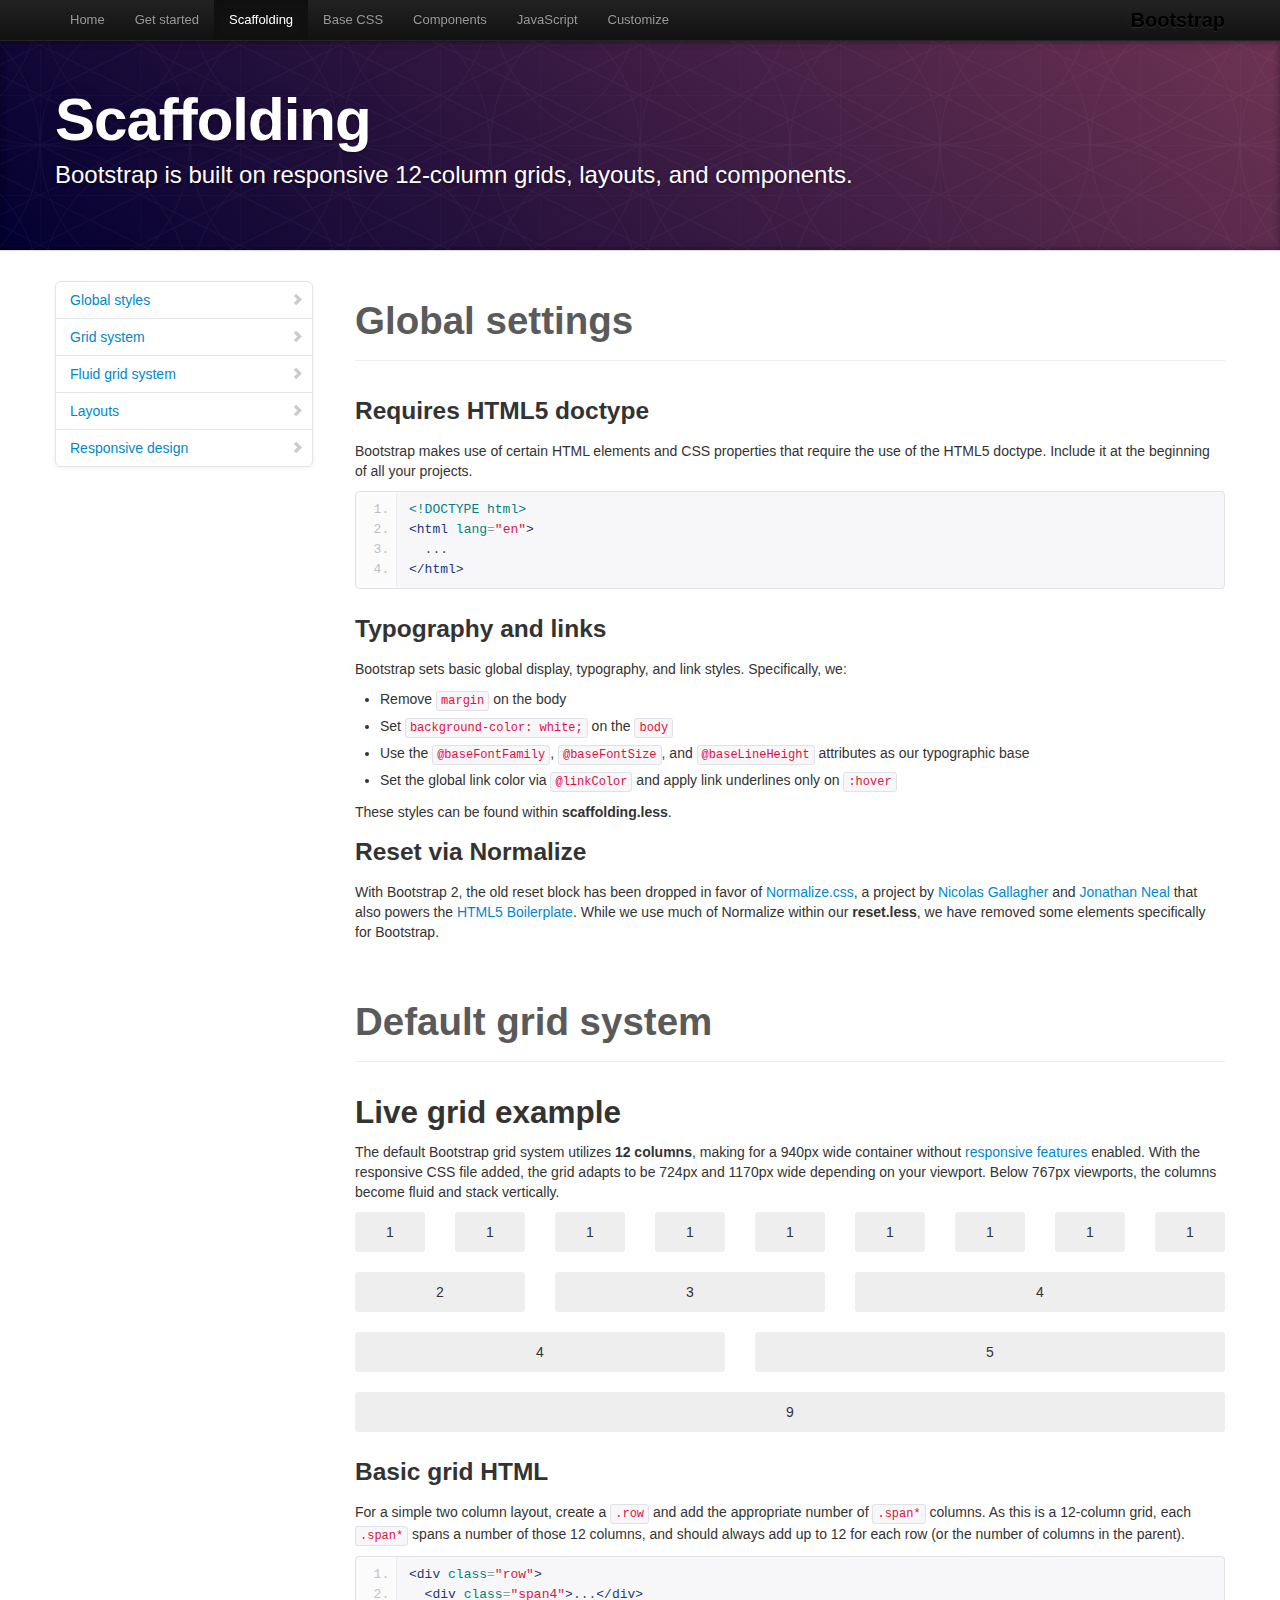
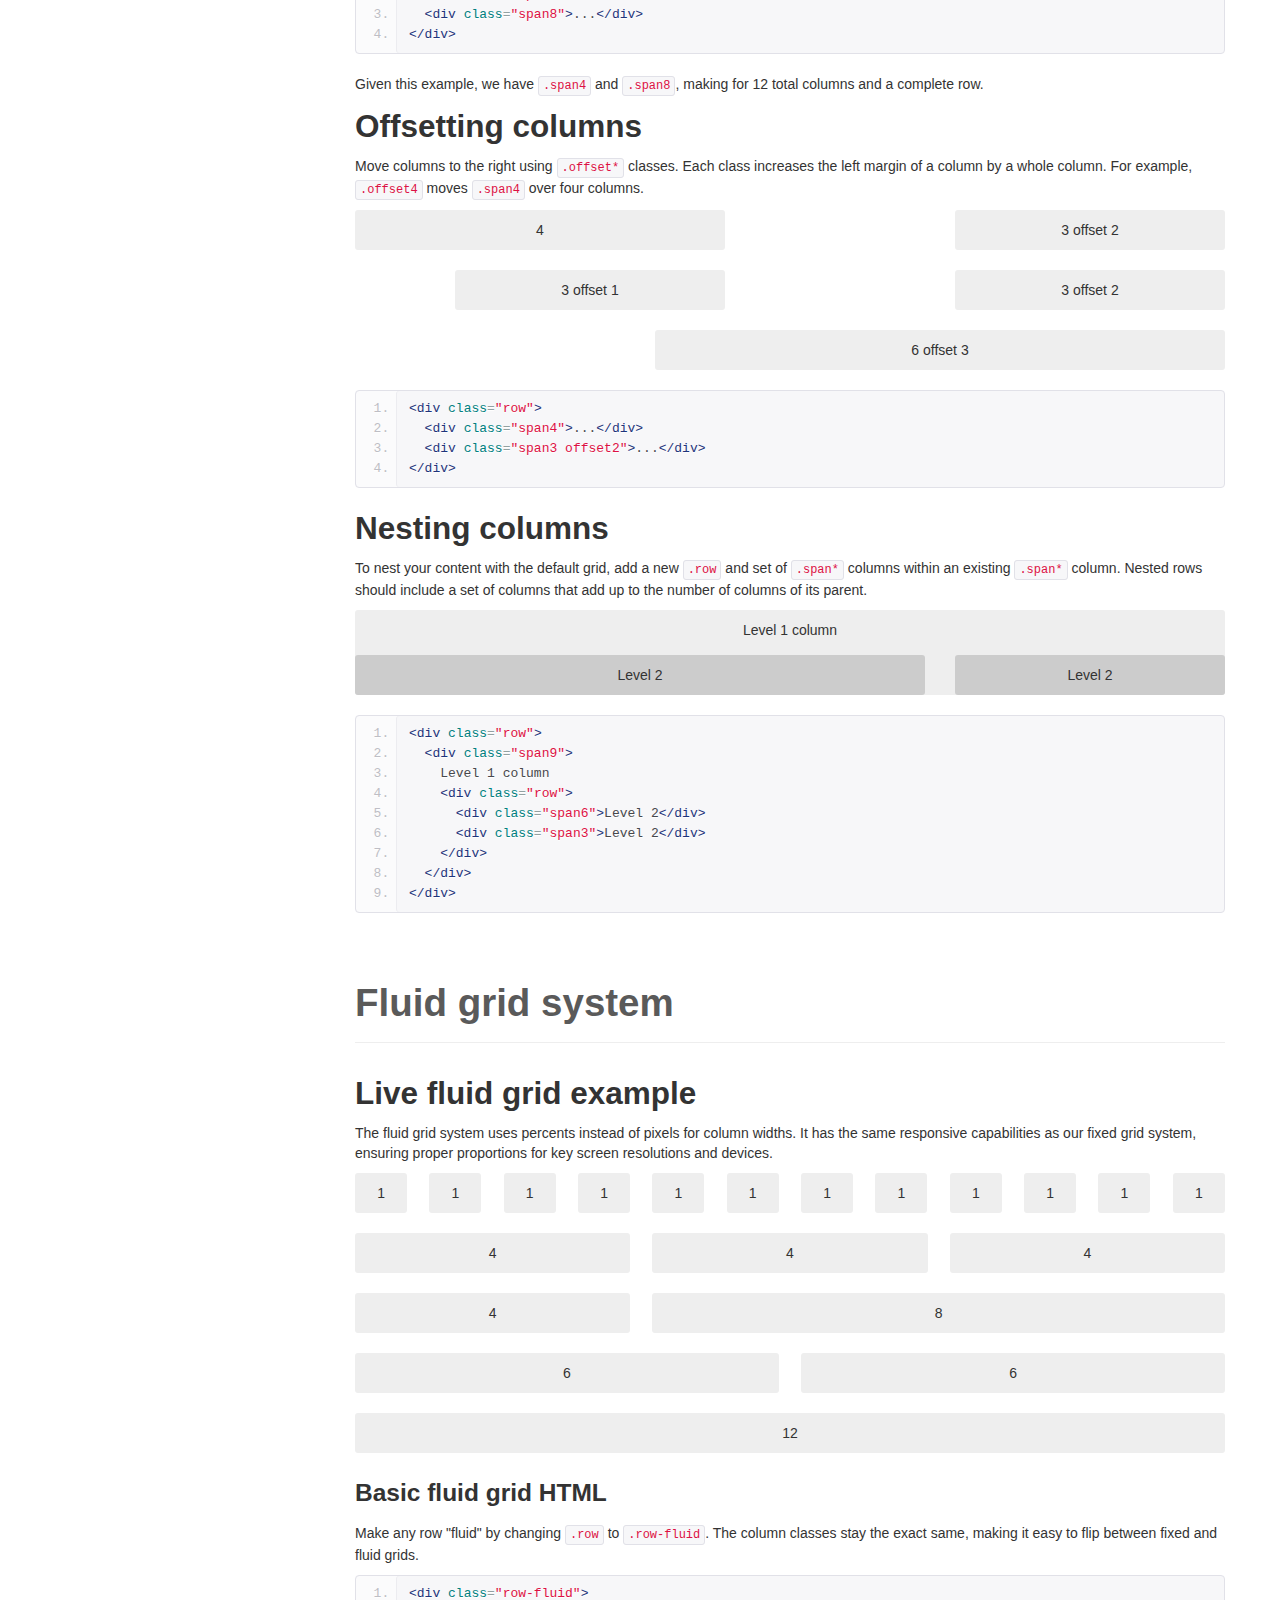
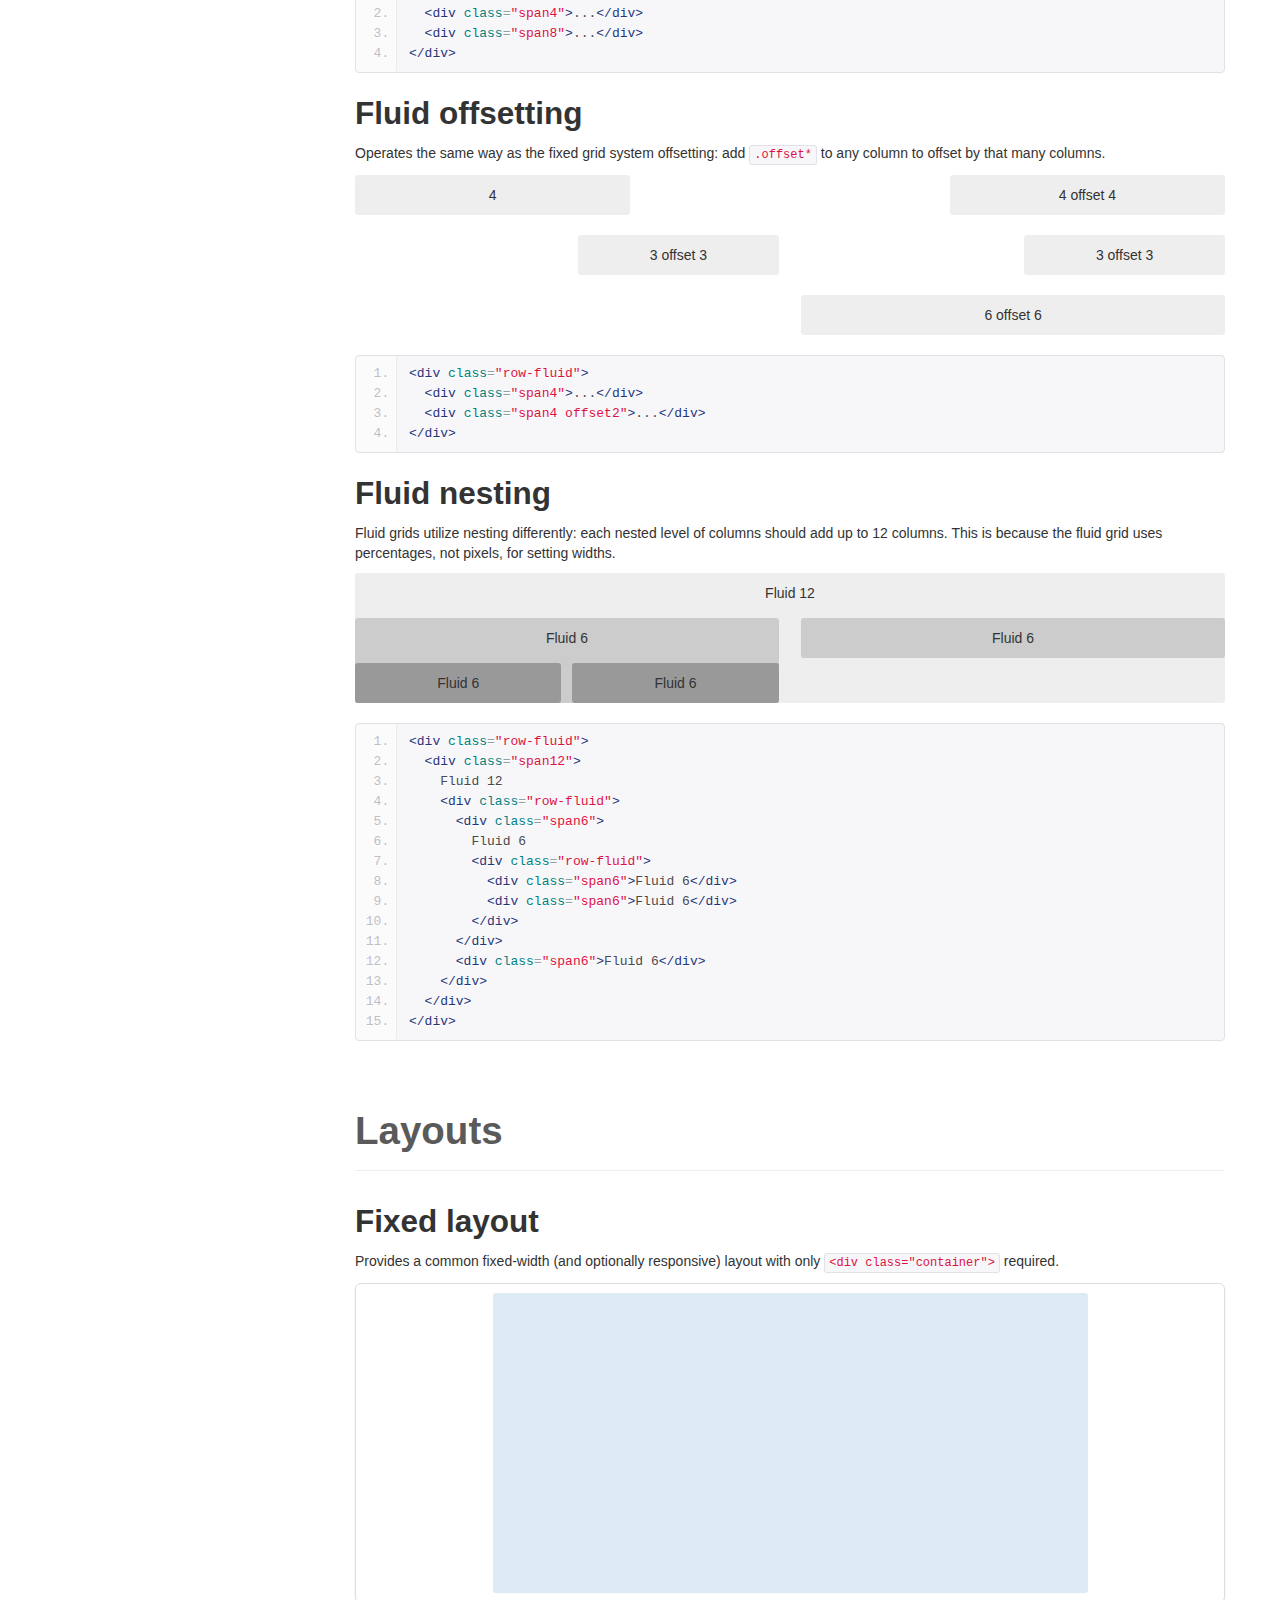
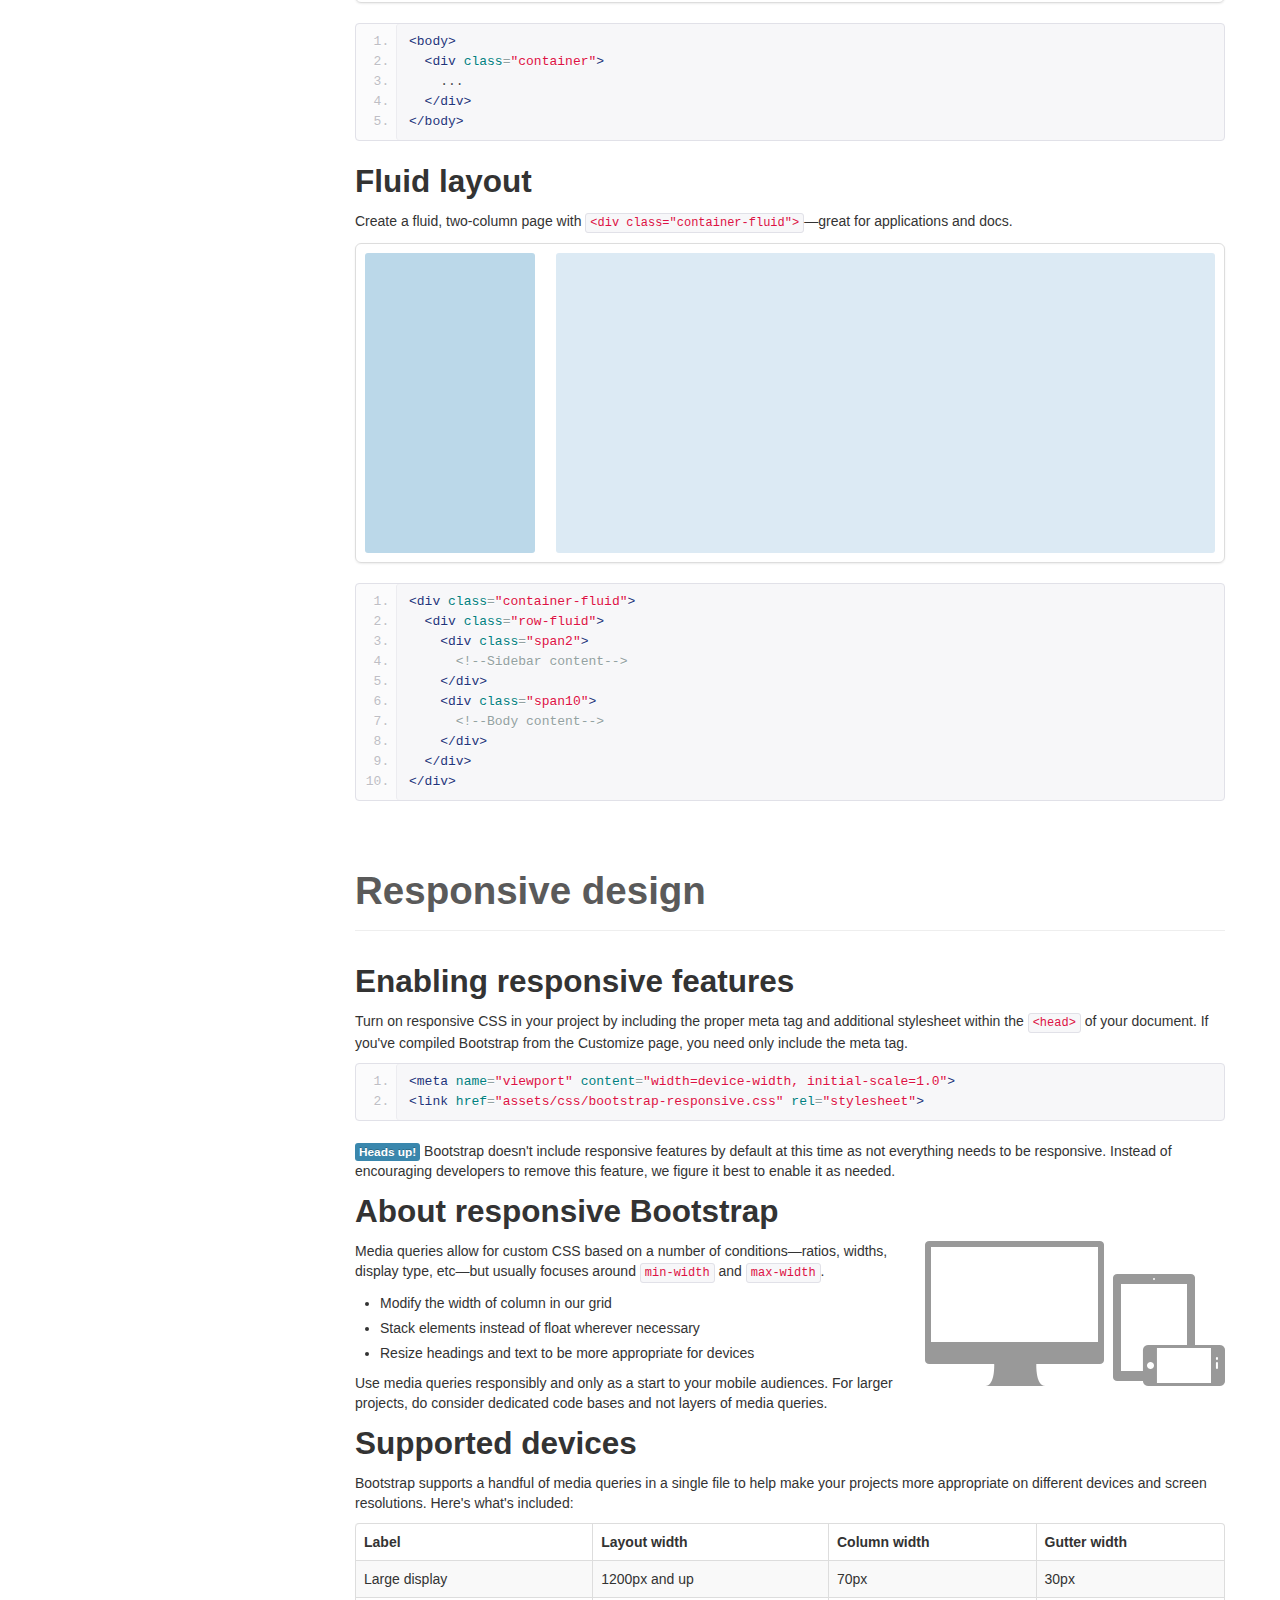
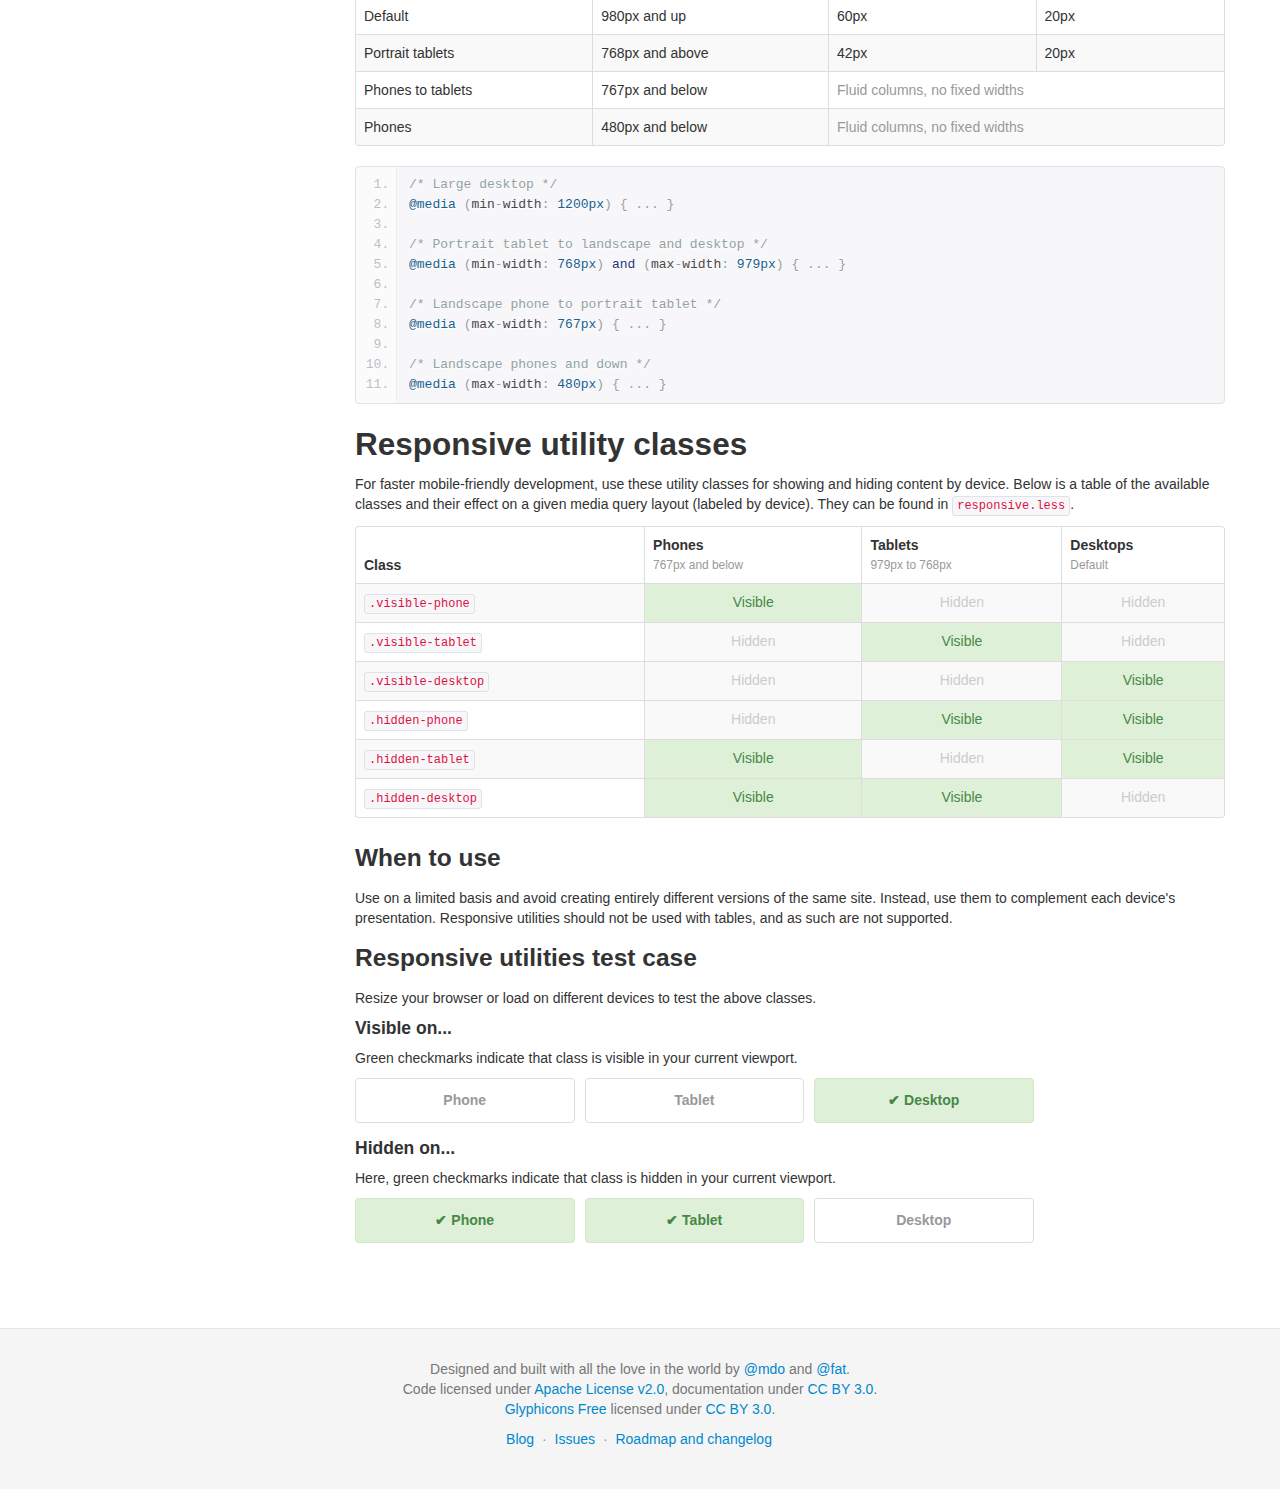
<file: Nova pasta/docs/scaffolding.html>
<!DOCTYPE html>
<html lang="en">
  <head>
    <meta charset="utf-8">
    <title>Scaffolding · Bootstrap</title>
    <meta name="viewport" content="width=device-width, initial-scale=1.0">
    <meta name="description" content="">
    <meta name="author" content="">

    <!-- Le styles -->
    <link href="assets/css/bootstrap.css" rel="stylesheet">
    <link href="assets/css/bootstrap-responsive.css" rel="stylesheet">
    <link href="assets/css/docs.css" rel="stylesheet">
    <link href="assets/js/google-code-prettify/prettify.css" rel="stylesheet">

    <!-- Le HTML5 shim, for IE6-8 support of HTML5 elements -->
    <!--[if lt IE 9]>
      <script src="http://html5shim.googlecode.com/svn/trunk/html5.js"></script>
    <![endif]-->

    <!-- Le fav and touch icons -->
    <link rel="apple-touch-icon-precomposed" sizes="144x144" href="assets/ico/apple-touch-icon-144-precomposed.png">
    <link rel="apple-touch-icon-precomposed" sizes="114x114" href="assets/ico/apple-touch-icon-114-precomposed.png">
      <link rel="apple-touch-icon-precomposed" sizes="72x72" href="assets/ico/apple-touch-icon-72-precomposed.png">
                    <link rel="apple-touch-icon-precomposed" href="assets/ico/apple-touch-icon-57-precomposed.png">
                                   <link rel="shortcut icon" href="assets/ico/favicon.png">

  </head>

  <body data-spy="scroll" data-target=".bs-docs-sidebar">

    <!-- Navbar
    ================================================== -->
    <div class="navbar navbar-inverse navbar-fixed-top">
      <div class="navbar-inner">
        <div class="container">
          <button type="button" class="btn btn-navbar" data-toggle="collapse" data-target=".nav-collapse">
            <span class="icon-bar"></span>
            <span class="icon-bar"></span>
            <span class="icon-bar"></span>
          </button>
          <a class="brand" href="./index.html">Bootstrap</a>
          <div class="nav-collapse collapse">
            <ul class="nav">
              <li class="">
                <a href="./index.html">Home</a>
              </li>
              <li class="">
                <a href="./getting-started.html">Get started</a>
              </li>
              <li class="active">
                <a href="./scaffolding.html">Scaffolding</a>
              </li>
              <li class="">
                <a href="./base-css.html">Base CSS</a>
              </li>
              <li class="">
                <a href="./components.html">Components</a>
              </li>
              <li class="">
                <a href="./javascript.html">JavaScript</a>
              </li>
              <li class="">
                <a href="./customize.html">Customize</a>
              </li>
            </ul>
          </div>
        </div>
      </div>
    </div>

<!-- Subhead
================================================== -->
<header class="jumbotron subhead" id="overview">
  <div class="container">
    <h1>Scaffolding</h1>
    <p class="lead">Bootstrap is built on responsive 12-column grids, layouts, and components.</p>
  </div>
</header>

  <div class="container">

    <!-- Docs nav
    ================================================== -->
    <div class="row">
      <div class="span3 bs-docs-sidebar">
        <ul class="nav nav-list bs-docs-sidenav">
          <li><a href="#global"><i class="icon-chevron-right"></i> Global styles</a></li>
          <li><a href="#gridSystem"><i class="icon-chevron-right"></i> Grid system</a></li>
          <li><a href="#fluidGridSystem"><i class="icon-chevron-right"></i> Fluid grid system</a></li>
          <li><a href="#layouts"><i class="icon-chevron-right"></i> Layouts</a></li>
          <li><a href="#responsive"><i class="icon-chevron-right"></i> Responsive design</a></li>
        </ul>
      </div>
      <div class="span9">



        <!-- Global Bootstrap settings
        ================================================== -->
        <section id="global">
          <div class="page-header">
            <h1>Global settings</h1>
          </div>

          <h3>Requires HTML5 doctype</h3>
          <p>Bootstrap makes use of certain HTML elements and CSS properties that require the use of the HTML5 doctype. Include it at the beginning of all your projects.</p>
<pre class="prettyprint linenums">
&lt;!DOCTYPE html&gt;
&lt;html lang="en"&gt;
  ...
&lt;/html&gt;
</pre>

          <h3>Typography and links</h3>
          <p>Bootstrap sets basic global display, typography, and link styles. Specifically, we:</p>
          <ul>
            <li>Remove <code>margin</code> on the body</li>
            <li>Set <code>background-color: white;</code> on the <code>body</code></li>
            <li>Use the <code>@baseFontFamily</code>, <code>@baseFontSize</code>, and <code>@baseLineHeight</code> attributes as our typographic base</li>
            <li>Set the global link color via <code>@linkColor</code> and apply link underlines only on <code>:hover</code></li>
          </ul>
          <p>These styles can be found within <strong>scaffolding.less</strong>.</p>

          <h3>Reset via Normalize</h3>
          <p>With Bootstrap 2, the old reset block has been dropped in favor of <a href="http://necolas.github.com/normalize.css/" target="_blank">Normalize.css</a>, a project by <a href="http://twitter.com/necolas" target="_blank">Nicolas Gallagher</a> and <a href="http://twitter.com/jon_neal" target="_blank">Jonathan Neal</a> that also powers the <a href="http://html5boilerplate.com" target="_blank">HTML5 Boilerplate</a>. While we use much of Normalize within our <strong>reset.less</strong>, we have removed some elements specifically for Bootstrap.</p>

        </section>




        <!-- Grid system
        ================================================== -->
        <section id="gridSystem">
          <div class="page-header">
            <h1>Default grid system</h1>
          </div>

          <h2>Live grid example</h2>
          <p>The default Bootstrap grid system utilizes <strong>12 columns</strong>, making for a 940px wide container without <a href="./scaffolding.html#responsive">responsive features</a> enabled. With the responsive CSS file added, the grid adapts to be 724px and 1170px wide depending on your viewport. Below 767px viewports, the columns become fluid and stack vertically.</p>
          <div class="bs-docs-grid">
            <div class="row show-grid">
              <div class="span1">1</div>
              <div class="span1">1</div>
              <div class="span1">1</div>
              <div class="span1">1</div>
              <div class="span1">1</div>
              <div class="span1">1</div>
              <div class="span1">1</div>
              <div class="span1">1</div>
              <div class="span1">1</div>
            </div>
            <div class="row show-grid">
              <div class="span2">2</div>
              <div class="span3">3</div>
              <div class="span4">4</div>
            </div>
            <div class="row show-grid">
              <div class="span4">4</div>
              <div class="span5">5</div>
            </div>
            <div class="row show-grid">
              <div class="span9">9</div>
            </div>
          </div>

          <h3>Basic grid HTML</h3>
          <p>For a simple two column layout, create a <code>.row</code> and add the appropriate number of <code>.span*</code> columns. As this is a 12-column grid, each <code>.span*</code> spans a number of those 12 columns, and should always add up to 12 for each row (or the number of columns in the parent).</p>
<pre class="prettyprint linenums">
&lt;div class="row"&gt;
  &lt;div class="span4"&gt;...&lt;/div&gt;
  &lt;div class="span8"&gt;...&lt;/div&gt;
&lt;/div&gt;
</pre>
          <p>Given this example, we have <code>.span4</code> and <code>.span8</code>, making for 12 total columns and a complete row.</p>

          <h2>Offsetting columns</h2>
          <p>Move columns to the right using <code>.offset*</code> classes. Each class increases the left margin of a column by a whole column. For example, <code>.offset4</code> moves <code>.span4</code> over four columns.</p>
          <div class="bs-docs-grid">
            <div class="row show-grid">
              <div class="span4">4</div>
              <div class="span3 offset2">3 offset 2</div>
            </div><!-- /row -->
            <div class="row show-grid">
              <div class="span3 offset1">3 offset 1</div>
              <div class="span3 offset2">3 offset 2</div>
            </div><!-- /row -->
            <div class="row show-grid">
              <div class="span6 offset3">6 offset 3</div>
            </div><!-- /row -->
          </div>
<pre class="prettyprint linenums">
&lt;div class="row"&gt;
  &lt;div class="span4"&gt;...&lt;/div&gt;
  &lt;div class="span3 offset2"&gt;...&lt;/div&gt;
&lt;/div&gt;
</pre>

          <h2>Nesting columns</h2>
          <p>To nest your content with the default grid, add a new <code>.row</code> and set of <code>.span*</code> columns within an existing <code>.span*</code> column. Nested rows should include a set of columns that add up to the number of columns of its parent.</p>
          <div class="row show-grid">
            <div class="span9">
              Level 1 column
              <div class="row show-grid">
                <div class="span6">
                  Level 2
                </div>
                <div class="span3">
                  Level 2
                </div>
              </div>
            </div>
          </div>
<pre class="prettyprint linenums">
&lt;div class="row"&gt;
  &lt;div class="span9"&gt;
    Level 1 column
    &lt;div class="row"&gt;
      &lt;div class="span6"&gt;Level 2&lt;/div&gt;
      &lt;div class="span3"&gt;Level 2&lt;/div&gt;
    &lt;/div&gt;
  &lt;/div&gt;
&lt;/div&gt;
</pre>
        </section>



        <!-- Fluid grid system
        ================================================== -->
        <section id="fluidGridSystem">
          <div class="page-header">
            <h1>Fluid grid system</h1>
          </div>

          <h2>Live fluid grid example</h2>
          <p>The fluid grid system uses percents instead of pixels for column widths. It has the same responsive capabilities as our fixed grid system, ensuring proper proportions for key screen resolutions and devices.</p>
          <div class="bs-docs-grid">
            <div class="row-fluid show-grid">
              <div class="span1">1</div>
              <div class="span1">1</div>
              <div class="span1">1</div>
              <div class="span1">1</div>
              <div class="span1">1</div>
              <div class="span1">1</div>
              <div class="span1">1</div>
              <div class="span1">1</div>
              <div class="span1">1</div>
              <div class="span1">1</div>
              <div class="span1">1</div>
              <div class="span1">1</div>
            </div>
            <div class="row-fluid show-grid">
              <div class="span4">4</div>
              <div class="span4">4</div>
              <div class="span4">4</div>
            </div>
            <div class="row-fluid show-grid">
              <div class="span4">4</div>
              <div class="span8">8</div>
            </div>
            <div class="row-fluid show-grid">
              <div class="span6">6</div>
              <div class="span6">6</div>
            </div>
            <div class="row-fluid show-grid">
              <div class="span12">12</div>
            </div>
          </div>

          <h3>Basic fluid grid HTML</h3>
          <p>Make any row "fluid" by changing <code>.row</code> to <code>.row-fluid</code>. The column classes stay the exact same, making it easy to flip between fixed and fluid grids.</p>
<pre class="prettyprint linenums">
&lt;div class="row-fluid"&gt;
  &lt;div class="span4"&gt;...&lt;/div&gt;
  &lt;div class="span8"&gt;...&lt;/div&gt;
&lt;/div&gt;
</pre>

          <h2>Fluid offsetting</h2>
          <p>Operates the same way as the fixed grid system offsetting: add <code>.offset*</code> to any column to offset by that many columns.</p>
          <div class="bs-docs-grid">
            <div class="row-fluid show-grid">
              <div class="span4">4</div>
              <div class="span4 offset4">4 offset 4</div>
            </div><!-- /row -->
            <div class="row-fluid show-grid">
              <div class="span3 offset3">3 offset 3</div>
              <div class="span3 offset3">3 offset 3</div>
            </div><!-- /row -->
            <div class="row-fluid show-grid">
              <div class="span6 offset6">6 offset 6</div>
            </div><!-- /row -->
          </div>
<pre class="prettyprint linenums">
&lt;div class="row-fluid"&gt;
  &lt;div class="span4"&gt;...&lt;/div&gt;
  &lt;div class="span4 offset2"&gt;...&lt;/div&gt;
&lt;/div&gt;
</pre>

          <h2>Fluid nesting</h2>
          <p>Fluid grids utilize nesting differently: each nested level of columns should add up to 12 columns. This is because the fluid grid uses percentages, not pixels, for setting widths.</p>
          <div class="row-fluid show-grid">
            <div class="span12">
              Fluid 12
              <div class="row-fluid show-grid">
                <div class="span6">
                  Fluid 6
                  <div class="row-fluid show-grid">
                    <div class="span6">
                      Fluid 6
                    </div>
                    <div class="span6">
                      Fluid 6
                    </div>
                  </div>
                </div>
                <div class="span6">
                  Fluid 6
                </div>
              </div>
            </div>
          </div>
<pre class="prettyprint linenums">
&lt;div class="row-fluid"&gt;
  &lt;div class="span12"&gt;
    Fluid 12
    &lt;div class="row-fluid"&gt;
      &lt;div class="span6"&gt;
        Fluid 6
        &lt;div class="row-fluid"&gt;
          &lt;div class="span6"&gt;Fluid 6&lt;/div&gt;
          &lt;div class="span6"&gt;Fluid 6&lt;/div&gt;
        &lt;/div&gt;
      &lt;/div&gt;
      &lt;div class="span6"&gt;Fluid 6&lt;/div&gt;
    &lt;/div&gt;
  &lt;/div&gt;
&lt;/div&gt;
</pre>

        </section>




        <!-- Layouts (Default and fluid)
        ================================================== -->
        <section id="layouts">
          <div class="page-header">
            <h1>Layouts</h1>
          </div>

          <h2>Fixed layout</h2>
          <p>Provides a common fixed-width (and optionally responsive) layout with only <code>&lt;div class="container"&gt;</code> required.</p>
          <div class="mini-layout">
            <div class="mini-layout-body"></div>
          </div>
<pre class="prettyprint linenums">
&lt;body&gt;
  &lt;div class="container"&gt;
    ...
  &lt;/div&gt;
&lt;/body&gt;
</pre>

          <h2>Fluid layout</h2>
          <p>Create a fluid, two-column page with <code>&lt;div class="container-fluid"&gt;</code>&mdash;great for applications and docs.</p>
          <div class="mini-layout fluid">
            <div class="mini-layout-sidebar"></div>
            <div class="mini-layout-body"></div>
          </div>
<pre class="prettyprint linenums">
&lt;div class="container-fluid"&gt;
  &lt;div class="row-fluid"&gt;
    &lt;div class="span2"&gt;
      &lt;!--Sidebar content--&gt;
    &lt;/div&gt;
    &lt;div class="span10"&gt;
      &lt;!--Body content--&gt;
    &lt;/div&gt;
  &lt;/div&gt;
&lt;/div&gt;
</pre>
        </section>




        <!-- Responsive design
        ================================================== -->
        <section id="responsive">
          <div class="page-header">
            <h1>Responsive design</h1>
          </div>

          <h2>Enabling responsive features</h2>
          <p>Turn on responsive CSS in your project by including the proper meta tag and additional stylesheet within the <code>&lt;head&gt;</code> of your document. If you've compiled Bootstrap from the Customize page, you need only include the meta tag.</p>
<pre class="prettyprint linenums">
&lt;meta name="viewport" content="width=device-width, initial-scale=1.0"&gt;
&lt;link href="assets/css/bootstrap-responsive.css" rel="stylesheet"&gt;
</pre>
          <p><span class="label label-info">Heads up!</span>  Bootstrap doesn't include responsive features by default at this time as not everything needs to be responsive. Instead of encouraging developers to remove this feature, we figure it best to enable it as needed.</p>

          <h2>About responsive Bootstrap</h2>
          <img src="assets/img/responsive-illustrations.png" alt="Responsive devices" style="float: right; margin: 0 0 20px 20px;">
          <p>Media queries allow for custom CSS based on a number of conditions&mdash;ratios, widths, display type, etc&mdash;but usually focuses around <code>min-width</code> and <code>max-width</code>.</p>
          <ul>
            <li>Modify the width of column in our grid</li>
            <li>Stack elements instead of float wherever necessary</li>
            <li>Resize headings and text to be more appropriate for devices</li>
          </ul>
          <p>Use media queries responsibly and only as a start to your mobile audiences. For larger projects, do consider dedicated code bases and not layers of media queries.</p>

          <h2>Supported devices</h2>
          <p>Bootstrap supports a handful of media queries in a single file to help make your projects more appropriate on different devices and screen resolutions. Here's what's included:</p>
          <table class="table table-bordered table-striped">
            <thead>
              <tr>
                <th>Label</th>
                <th>Layout width</th>
                <th>Column width</th>
                <th>Gutter width</th>
              </tr>
            </thead>
            <tbody>
              <tr>
                <td>Large display</td>
                <td>1200px and up</td>
                <td>70px</td>
                <td>30px</td>
              </tr>
              <tr>
                <td>Default</td>
                <td>980px and up</td>
                <td>60px</td>
                <td>20px</td>
              </tr>
              <tr>
                <td>Portrait tablets</td>
                <td>768px and above</td>
                <td>42px</td>
                <td>20px</td>
              </tr>
              <tr>
                <td>Phones to tablets</td>
                <td>767px and below</td>
                <td class="muted" colspan="2">Fluid columns, no fixed widths</td>
              </tr>
              <tr>
                <td>Phones</td>
                <td>480px and below</td>
                <td class="muted" colspan="2">Fluid columns, no fixed widths</td>
              </tr>
            </tbody>
          </table>
<pre class="prettyprint linenums">
/* Large desktop */
@media (min-width: 1200px) { ... }

/* Portrait tablet to landscape and desktop */
@media (min-width: 768px) and (max-width: 979px) { ... }

/* Landscape phone to portrait tablet */
@media (max-width: 767px) { ... }

/* Landscape phones and down */
@media (max-width: 480px) { ... }
</pre>


          <h2>Responsive utility classes</h2>
          <p>For faster mobile-friendly development, use these utility classes for showing and hiding content by device. Below is a table of the available classes and their effect on a given media query layout (labeled by device). They can be found in <code>responsive.less</code>.</p>
          <table class="table table-bordered table-striped responsive-utilities">
            <thead>
              <tr>
                <th>Class</th>
                <th>Phones <small>767px and below</small></th>
                <th>Tablets <small>979px to 768px</small></th>
                <th>Desktops <small>Default</small></th>
              </tr>
            </thead>
            <tbody>
              <tr>
                <th><code>.visible-phone</code></th>
                <td class="is-visible">Visible</td>
                <td class="is-hidden">Hidden</td>
                <td class="is-hidden">Hidden</td>
              </tr>
              <tr>
                <th><code>.visible-tablet</code></th>
                <td class="is-hidden">Hidden</td>
                <td class="is-visible">Visible</td>
                <td class="is-hidden">Hidden</td>
              </tr>
              <tr>
                <th><code>.visible-desktop</code></th>
                <td class="is-hidden">Hidden</td>
                <td class="is-hidden">Hidden</td>
                <td class="is-visible">Visible</td>
              </tr>
              <tr>
                <th><code>.hidden-phone</code></th>
                <td class="is-hidden">Hidden</td>
                <td class="is-visible">Visible</td>
                <td class="is-visible">Visible</td>
              </tr>
              <tr>
                <th><code>.hidden-tablet</code></th>
                <td class="is-visible">Visible</td>
                <td class="is-hidden">Hidden</td>
                <td class="is-visible">Visible</td>
              </tr>
              <tr>
                <th><code>.hidden-desktop</code></th>
                <td class="is-visible">Visible</td>
                <td class="is-visible">Visible</td>
                <td class="is-hidden">Hidden</td>
              </tr>
            </tbody>
          </table>

          <h3>When to use</h3>
          <p>Use on a limited basis and avoid creating entirely different versions of the same site. Instead, use them to complement each device's presentation. Responsive utilities should not be used with tables, and as such are not supported.</p>

          <h3>Responsive utilities test case</h3>
          <p>Resize your browser or load on different devices to test the above classes.</p>
          <h4>Visible on...</h4>
          <p>Green checkmarks indicate that class is visible in your current viewport.</p>
          <ul class="responsive-utilities-test">
            <li>Phone<span class="visible-phone">&#10004; Phone</span></li>
            <li>Tablet<span class="visible-tablet">&#10004; Tablet</span></li>
            <li>Desktop<span class="visible-desktop">&#10004; Desktop</span></li>
          </ul>
          <h4>Hidden on...</h4>
          <p>Here, green checkmarks indicate that class is hidden in your current viewport.</p>
          <ul class="responsive-utilities-test hidden-on">
            <li>Phone<span class="hidden-phone">&#10004; Phone</span></li>
            <li>Tablet<span class="hidden-tablet">&#10004; Tablet</span></li>
            <li>Desktop<span class="hidden-desktop">&#10004; Desktop</span></li>
          </ul>

        </section>



      </div>
    </div>

  </div>



    <!-- Footer
    ================================================== -->
    <footer class="footer">
      <div class="container">
        <p>Designed and built with all the love in the world by <a href="http://twitter.com/mdo" target="_blank">@mdo</a> and <a href="http://twitter.com/fat" target="_blank">@fat</a>.</p>
        <p>Code licensed under <a href="http://www.apache.org/licenses/LICENSE-2.0" target="_blank">Apache License v2.0</a>, documentation under <a href="http://creativecommons.org/licenses/by/3.0/">CC BY 3.0</a>.</p>
        <p><a href="http://glyphicons.com">Glyphicons Free</a> licensed under <a href="http://creativecommons.org/licenses/by/3.0/">CC BY 3.0</a>.</p>
        <ul class="footer-links">
          <li><a href="http://blog.getbootstrap.com">Blog</a></li>
          <li class="muted">&middot;</li>
          <li><a href="https://github.com/twitter/bootstrap/issues?state=open">Issues</a></li>
          <li class="muted">&middot;</li>
          <li><a href="https://github.com/twitter/bootstrap/wiki">Roadmap and changelog</a></li>
        </ul>
      </div>
    </footer>



    <!-- Le javascript
    ================================================== -->
    <!-- Placed at the end of the document so the pages load faster -->
    <script type="text/javascript" src="http://platform.twitter.com/widgets.js"></script>
    <script src="assets/js/jquery.js"></script>
    <script src="assets/js/bootstrap-transition.js"></script>
    <script src="assets/js/bootstrap-alert.js"></script>
    <script src="assets/js/bootstrap-modal.js"></script>
    <script src="assets/js/bootstrap-dropdown.js"></script>
    <script src="assets/js/bootstrap-scrollspy.js"></script>
    <script src="assets/js/bootstrap-tab.js"></script>
    <script src="assets/js/bootstrap-tooltip.js"></script>
    <script src="assets/js/bootstrap-popover.js"></script>
    <script src="assets/js/bootstrap-button.js"></script>
    <script src="assets/js/bootstrap-collapse.js"></script>
    <script src="assets/js/bootstrap-carousel.js"></script>
    <script src="assets/js/bootstrap-typeahead.js"></script>
    <script src="assets/js/bootstrap-affix.js"></script>

    <script src="assets/js/holder/holder.js"></script>
    <script src="assets/js/google-code-prettify/prettify.js"></script>

    <script src="assets/js/application.js"></script>



  </body>
</html>
</file>
<file: Nova pasta/docs/assets/js/google-code-prettify/prettify.css>
.com { color: #93a1a1; }
.lit { color: #195f91; }
.pun, .opn, .clo { color: #93a1a1; }
.fun { color: #dc322f; }
.str, .atv { color: #D14; }
.kwd, .prettyprint .tag { color: #1e347b; }
.typ, .atn, .dec, .var { color: teal; }
.pln { color: #48484c; }

.prettyprint {
  padding: 8px;
  background-color: #f7f7f9;
  border: 1px solid #e1e1e8;
}
.prettyprint.linenums {
  -webkit-box-shadow: inset 40px 0 0 #fbfbfc, inset 41px 0 0 #ececf0;
     -moz-box-shadow: inset 40px 0 0 #fbfbfc, inset 41px 0 0 #ececf0;
          box-shadow: inset 40px 0 0 #fbfbfc, inset 41px 0 0 #ececf0;
}

/* Specify class=linenums on a pre to get line numbering */
ol.linenums {
  margin: 0 0 0 33px; /* IE indents via margin-left */
}
ol.linenums li {
  padding-left: 12px;
  color: #bebec5;
  line-height: 20px;
  text-shadow: 0 1px 0 #fff;
}
</file>
<file: Nova pasta/docs/assets/css/docs.css>
/* Add additional stylesheets below
-------------------------------------------------- */
/*
  Bootstrap's documentation styles
  Special styles for presenting Bootstrap's documentation and examples
*/



/* Body and structure
-------------------------------------------------- */

body {
  position: relative;
  padding-top: 40px;
}

/* Code in headings */
h3 code {
  font-size: 14px;
  font-weight: normal;
}



/* Tweak navbar brand link to be super sleek
-------------------------------------------------- */

body > .navbar {
  font-size: 13px;
}

/* Change the docs' brand */
body > .navbar .brand {
  padding-right: 0;
  padding-left: 0;
  margin-left: 20px;
  float: right;
  font-weight: bold;
  color: #000;
  text-shadow: 0 1px 0 rgba(255,255,255,.1), 0 0 30px rgba(255,255,255,.125);
  -webkit-transition: all .2s linear;
     -moz-transition: all .2s linear;
          transition: all .2s linear;
}
body > .navbar .brand:hover {
  text-decoration: none;
  text-shadow: 0 1px 0 rgba(255,255,255,.1), 0 0 30px rgba(255,255,255,.4);
}


/* Sections
-------------------------------------------------- */

/* padding for in-page bookmarks and fixed navbar */
section {
  padding-top: 30px;
}
section > .page-header,
section > .lead {
  color: #5a5a5a;
}
section > ul li {
  margin-bottom: 5px;
}

/* Separators (hr) */
.bs-docs-separator {
  margin: 40px 0 39px;
}

/* Faded out hr */
hr.soften {
  height: 1px;
  margin: 70px 0;
  background-image: -webkit-linear-gradient(left, rgba(0,0,0,0), rgba(0,0,0,.1), rgba(0,0,0,0));
  background-image:    -moz-linear-gradient(left, rgba(0,0,0,0), rgba(0,0,0,.1), rgba(0,0,0,0));
  background-image:     -ms-linear-gradient(left, rgba(0,0,0,0), rgba(0,0,0,.1), rgba(0,0,0,0));
  background-image:      -o-linear-gradient(left, rgba(0,0,0,0), rgba(0,0,0,.1), rgba(0,0,0,0));
  border: 0;
}



/* Jumbotrons
-------------------------------------------------- */

/* Base class
------------------------- */
.jumbotron {
  position: relative;
  padding: 40px 0;
  color: #fff;
  text-align: center;
  text-shadow: 0 1px 3px rgba(0,0,0,.4), 0 0 30px rgba(0,0,0,.075);
  background: #020031; /* Old browsers */
  background: -moz-linear-gradient(45deg,  #020031 0%, #6d3353 100%); /* FF3.6+ */
  background: -webkit-gradient(linear, left bottom, right top, color-stop(0%,#020031), color-stop(100%,#6d3353)); /* Chrome,Safari4+ */
  background: -webkit-linear-gradient(45deg,  #020031 0%,#6d3353 100%); /* Chrome10+,Safari5.1+ */
  background: -o-linear-gradient(45deg,  #020031 0%,#6d3353 100%); /* Opera 11.10+ */
  background: -ms-linear-gradient(45deg,  #020031 0%,#6d3353 100%); /* IE10+ */
  background: linear-gradient(45deg,  #020031 0%,#6d3353 100%); /* W3C */
  filter: progid:DXImageTransform.Microsoft.gradient( startColorstr='#020031', endColorstr='#6d3353',GradientType=1 ); /* IE6-9 fallback on horizontal gradient */
  -webkit-box-shadow: inset 0 3px 7px rgba(0,0,0,.2), inset 0 -3px 7px rgba(0,0,0,.2);
     -moz-box-shadow: inset 0 3px 7px rgba(0,0,0,.2), inset 0 -3px 7px rgba(0,0,0,.2);
          box-shadow: inset 0 3px 7px rgba(0,0,0,.2), inset 0 -3px 7px rgba(0,0,0,.2);
}
.jumbotron h1 {
  font-size: 80px;
  font-weight: bold;
  letter-spacing: -1px;
  line-height: 1;
}
.jumbotron p {
  font-size: 24px;
  font-weight: 300;
  line-height: 1.25;
  margin-bottom: 30px;
}

/* Link styles (used on .masthead-links as well) */
.jumbotron a {
  color: #fff;
  color: rgba(255,255,255,.5);
  -webkit-transition: all .2s ease-in-out;
     -moz-transition: all .2s ease-in-out;
          transition: all .2s ease-in-out;
}
.jumbotron a:hover {
  color: #fff;
  text-shadow: 0 0 10px rgba(255,255,255,.25);
}

/* Download button */
.masthead .btn {
  padding: 19px 24px;
  font-size: 24px;
  font-weight: 200;
  color: #fff; /* redeclare to override the `.jumbotron a` */
  border: 0;
  -webkit-border-radius: 6px;
     -moz-border-radius: 6px;
          border-radius: 6px;
  -webkit-box-shadow: inset 0 1px 0 rgba(255,255,255,.1), 0 1px 5px rgba(0,0,0,.25);
     -moz-box-shadow: inset 0 1px 0 rgba(255,255,255,.1), 0 1px 5px rgba(0,0,0,.25);
          box-shadow: inset 0 1px 0 rgba(255,255,255,.1), 0 1px 5px rgba(0,0,0,.25);
  -webkit-transition: none;
     -moz-transition: none;
          transition: none;
}
.masthead .btn:hover {
  -webkit-box-shadow: inset 0 1px 0 rgba(255,255,255,.1), 0 1px 5px rgba(0,0,0,.25);
     -moz-box-shadow: inset 0 1px 0 rgba(255,255,255,.1), 0 1px 5px rgba(0,0,0,.25);
          box-shadow: inset 0 1px 0 rgba(255,255,255,.1), 0 1px 5px rgba(0,0,0,.25);
}
.masthead .btn:active {
  -webkit-box-shadow: inset 0 2px 4px rgba(0,0,0,.1), 0 1px 0 rgba(255,255,255,.1);
     -moz-box-shadow: inset 0 2px 4px rgba(0,0,0,.1), 0 1px 0 rgba(255,255,255,.1);
          box-shadow: inset 0 2px 4px rgba(0,0,0,.1), 0 1px 0 rgba(255,255,255,.1);
}


/* Pattern overlay
------------------------- */
.jumbotron .container {
  position: relative;
  z-index: 2;
}
.jumbotron:after {
  content: '';
  display: block;
  position: absolute;
  top: 0;
  right: 0;
  bottom: 0;
  left: 0;
  background: url(../img/bs-docs-masthead-pattern.png) repeat center center;
  opacity: .4;
}
@media
only screen and (-webkit-min-device-pixel-ratio: 2),
only screen and (   min--moz-device-pixel-ratio: 2),
only screen and (     -o-min-device-pixel-ratio: 2/1) {

  .jumbotron:after {
    background-size: 150px 150px;
  }

}

/* Masthead (docs home)
------------------------- */
.masthead {
  padding: 70px 0 80px;
  margin-bottom: 0;
  color: #fff;
}
.masthead h1 {
  font-size: 120px;
  line-height: 1;
  letter-spacing: -2px;
}
.masthead p {
  font-size: 40px;
  font-weight: 200;
  line-height: 1.25;
}

/* Textual links in masthead */
.masthead-links {
  margin: 0;
  list-style: none;
}
.masthead-links li {
  display: inline;
  padding: 0 10px;
  color: rgba(255,255,255,.25);
}

/* Social proof buttons from GitHub & Twitter */
.bs-docs-social {
  padding: 15px 0;
  text-align: center;
  background-color: #f5f5f5;
  border-top: 1px solid #fff;
  border-bottom: 1px solid #ddd;
}

/* Quick links on Home */
.bs-docs-social-buttons {
  margin-left: 0;
  margin-bottom: 0;
  padding-left: 0;
  list-style: none;
}
.bs-docs-social-buttons li {
  display: inline-block;
  padding: 5px 8px;
  line-height: 1;
  *display: inline;
  *zoom: 1;
}

/* Subhead (other pages)
------------------------- */
.subhead {
  text-align: left;
  border-bottom: 1px solid #ddd;
}
.subhead h1 {
  font-size: 60px;
}
.subhead p {
  margin-bottom: 20px;
}
.subhead .navbar {
  display: none;
}



/* Marketing section of Overview
-------------------------------------------------- */

.marketing {
  text-align: center;
  color: #5a5a5a;
}
.marketing h1 {
  margin: 60px 0 10px;
  font-size: 60px;
  font-weight: 200;
  line-height: 1;
  letter-spacing: -1px;
}
.marketing h2 {
  font-weight: 200;
  margin-bottom: 5px;
}
.marketing p {
  font-size: 16px;
  line-height: 1.5;
}
.marketing .marketing-byline {
  margin-bottom: 40px;
  font-size: 20px;
  font-weight: 300;
  line-height: 1.25;
  color: #999;
}
.marketing-img {
  display: block;
  margin: 0 auto 30px;
  max-height: 145px;
}



/* Footer
-------------------------------------------------- */

.footer {
  text-align: center;
  padding: 30px 0;
  margin-top: 70px;
  border-top: 1px solid #e5e5e5;
  background-color: #f5f5f5;
}
.footer p {
  margin-bottom: 0;
  color: #777;
}
.footer-links {
  margin: 10px 0;
}
.footer-links li {
  display: inline;
  padding: 0 2px;
}
.footer-links li:first-child {
  padding-left: 0;
}



/* Special grid styles
-------------------------------------------------- */

.show-grid {
  margin-top: 10px;
  margin-bottom: 20px;
}
.show-grid [class*="span"] {
  background-color: #eee;
  text-align: center;
  -webkit-border-radius: 3px;
     -moz-border-radius: 3px;
          border-radius: 3px;
  min-height: 40px;
  line-height: 40px;
}
.show-grid:hover [class*="span"] {
  background: #ddd;
}
.show-grid .show-grid {
  margin-top: 0;
  margin-bottom: 0;
}
.show-grid .show-grid [class*="span"] {
  margin-top: 5px;
}
.show-grid [class*="span"] [class*="span"] {
  background-color: #ccc;
}
.show-grid [class*="span"] [class*="span"] [class*="span"] {
  background-color: #999;
}



/* Mini layout previews
-------------------------------------------------- */
.mini-layout {
  border: 1px solid #ddd;
  -webkit-border-radius: 6px;
     -moz-border-radius: 6px;
          border-radius: 6px;
  -webkit-box-shadow: 0 1px 2px rgba(0,0,0,.075);
     -moz-box-shadow: 0 1px 2px rgba(0,0,0,.075);
          box-shadow: 0 1px 2px rgba(0,0,0,.075);
}
.mini-layout,
.mini-layout .mini-layout-body,
.mini-layout.fluid .mini-layout-sidebar {
  height: 300px;
}
.mini-layout {
  margin-bottom: 20px;
  padding: 9px;
}
.mini-layout div {
  -webkit-border-radius: 3px;
     -moz-border-radius: 3px;
          border-radius: 3px;
}
.mini-layout .mini-layout-body {
  background-color: #dceaf4;
  margin: 0 auto;
  width: 70%;
}
.mini-layout.fluid .mini-layout-sidebar,
.mini-layout.fluid .mini-layout-header,
.mini-layout.fluid .mini-layout-body {
  float: left;
}
.mini-layout.fluid .mini-layout-sidebar {
  background-color: #bbd8e9;
  width: 20%;
}
.mini-layout.fluid .mini-layout-body {
  width: 77.5%;
  margin-left: 2.5%;
}



/* Download page
-------------------------------------------------- */

.download .page-header {
  margin-top: 36px;
}
.page-header .toggle-all {
  margin-top: 5px;
}

/* Space out h3s when following a section */
.download h3 {
  margin-bottom: 5px;
}
.download-builder input + h3,
.download-builder .checkbox + h3 {
  margin-top: 9px;
}

/* Fields for variables */
.download-builder input[type=text] {
  margin-bottom: 9px;
  font-family: Menlo, Monaco, "Courier New", monospace;
  font-size: 12px;
  color: #d14;
}
.download-builder input[type=text]:focus {
  background-color: #fff;
}

/* Custom, larger checkbox labels */
.download .checkbox {
  padding: 6px 10px 6px 25px;
  font-size: 13px;
  line-height: 18px;
  color: #555;
  background-color: #f9f9f9;
  -webkit-border-radius: 3px;
     -moz-border-radius: 3px;
          border-radius: 3px;
  cursor: pointer;
}
.download .checkbox:hover {
  color: #333;
  background-color: #f5f5f5;
}
.download .checkbox small {
  font-size: 12px;
  color: #777;
}

/* Variables section */
#variables label {
  margin-bottom: 0;
}

/* Giant download button */
.download-btn {
  margin: 36px 0 108px;
}
#download p,
#download h4 {
  max-width: 50%;
  margin: 0 auto;
  color: #999;
  text-align: center;
}
#download h4 {
  margin-bottom: 0;
}
#download p {
  margin-bottom: 18px;
}
.download-btn .btn {
  display: block;
  width: auto;
  padding: 19px 24px;
  margin-bottom: 27px;
  font-size: 30px;
  line-height: 1;
  text-align: center;
  -webkit-border-radius: 6px;
     -moz-border-radius: 6px;
          border-radius: 6px;
}



/* Misc
-------------------------------------------------- */

/* Make tables spaced out a bit more */
h2 + table,
h3 + table,
h4 + table,
h2 + .row {
  margin-top: 5px;
}

/* Example sites showcase */
.example-sites {
  xmargin-left: 20px;
}
.example-sites img {
  max-width: 100%;
  margin: 0 auto;
}

.scrollspy-example {
  height: 200px;
  overflow: auto;
  position: relative;
}


/* Fake the :focus state to demo it */
.focused {
  border-color: rgba(82,168,236,.8);
  -webkit-box-shadow: inset 0 1px 3px rgba(0,0,0,.1), 0 0 8px rgba(82,168,236,.6);
     -moz-box-shadow: inset 0 1px 3px rgba(0,0,0,.1), 0 0 8px rgba(82,168,236,.6);
          box-shadow: inset 0 1px 3px rgba(0,0,0,.1), 0 0 8px rgba(82,168,236,.6);
  outline: 0;
}

/* For input sizes, make them display block */
.docs-input-sizes select,
.docs-input-sizes input[type=text] {
  display: block;
  margin-bottom: 9px;
}

/* Icons
------------------------- */
.the-icons {
  margin-left: 0;
  list-style: none;
}
.the-icons li {
  float: left;
  width: 25%;
  line-height: 25px;
}
.the-icons i:hover {
  background-color: rgba(255,0,0,.25);
}

/* Example page
------------------------- */
.bootstrap-examples p {
  font-size: 13px;
  line-height: 18px;
}
.bootstrap-examples .thumbnail {
  margin-bottom: 9px;
  background-color: #fff;
}



/* Bootstrap code examples
-------------------------------------------------- */

/* Base class */
.bs-docs-example {
  position: relative;
  margin: 15px 0;
  padding: 39px 19px 14px;
  *padding-top: 19px;
  background-color: #fff;
  border: 1px solid #ddd;
  -webkit-border-radius: 4px;
     -moz-border-radius: 4px;
          border-radius: 4px;
}

/* Echo out a label for the example */
.bs-docs-example:after {
  content: "Example";
  position: absolute;
  top: -1px;
  left: -1px;
  padding: 3px 7px;
  font-size: 12px;
  font-weight: bold;
  background-color: #f5f5f5;
  border: 1px solid #ddd;
  color: #9da0a4;
  -webkit-border-radius: 4px 0 4px 0;
     -moz-border-radius: 4px 0 4px 0;
          border-radius: 4px 0 4px 0;
}

/* Remove spacing between an example and it's code */
.bs-docs-example + .prettyprint {
  margin-top: -20px;
  padding-top: 15px;
}

/* Tweak examples
------------------------- */
.bs-docs-example > p:last-child {
  margin-bottom: 0;
}
.bs-docs-example .table,
.bs-docs-example .progress,
.bs-docs-example .well,
.bs-docs-example .alert,
.bs-docs-example .hero-unit,
.bs-docs-example .pagination,
.bs-docs-example .navbar,
.bs-docs-example > .nav,
.bs-docs-example blockquote {
  margin-bottom: 5px;
}
.bs-docs-example .pagination {
  margin-top: 0;
}
.bs-navbar-top-example,
.bs-navbar-bottom-example {
  z-index: 1;
  padding: 0;
  height: 90px;
  overflow: hidden; /* cut the drop shadows off */
}
.bs-navbar-top-example .navbar-fixed-top,
.bs-navbar-bottom-example .navbar-fixed-bottom {
  margin-left: 0;
  margin-right: 0;
}
.bs-navbar-top-example {
  -webkit-border-radius: 0 0 4px 4px;
     -moz-border-radius: 0 0 4px 4px;
          border-radius: 0 0 4px 4px;
}
.bs-navbar-top-example:after {
  top: auto;
  bottom: -1px;
  -webkit-border-radius: 0 4px 0 4px;
     -moz-border-radius: 0 4px 0 4px;
          border-radius: 0 4px 0 4px;
}
.bs-navbar-bottom-example {
  -webkit-border-radius: 4px 4px 0 0;
     -moz-border-radius: 4px 4px 0 0;
          border-radius: 4px 4px 0 0;
}
.bs-navbar-bottom-example .navbar {
  margin-bottom: 0;
}
form.bs-docs-example {
  padding-bottom: 19px;
}

/* Images */
.bs-docs-example-images img {
  margin: 10px;
  display: inline-block;
}

/* Tooltips */
.bs-docs-tooltip-examples {
  text-align: center;
  margin: 0 0 10px;
  list-style: none;
}
.bs-docs-tooltip-examples li {
  display: inline;
  padding: 0 10px;
}

/* Popovers */
.bs-docs-example-popover {
  padding-bottom: 24px;
  background-color: #f9f9f9;
}
.bs-docs-example-popover .popover {
  position: relative;
  display: block;
  float: left;
  width: 260px;
  margin: 20px;
}

/* Dropdowns */
.bs-docs-example-submenus {
  min-height: 180px;
}
.bs-docs-example-submenus > .pull-left + .pull-left {
  margin-left: 20px;
}
.bs-docs-example-submenus .dropup > .dropdown-menu,
.bs-docs-example-submenus .dropdown > .dropdown-menu {
  display: block;
  position: static;
  margin-bottom: 5px;
  *width: 180px;
}



/* Responsive docs
-------------------------------------------------- */

/* Utility classes table
------------------------- */
.responsive-utilities th small {
  display: block;
  font-weight: normal;
  color: #999;
}
.responsive-utilities tbody th {
  font-weight: normal;
}
.responsive-utilities td {
  text-align: center;
}
.responsive-utilities td.is-visible {
  color: #468847;
  background-color: #dff0d8 !important;
}
.responsive-utilities td.is-hidden {
  color: #ccc;
  background-color: #f9f9f9 !important;
}

/* Responsive tests
------------------------- */
.responsive-utilities-test {
  margin-top: 5px;
  margin-left: 0;
  list-style: none;
  overflow: hidden; /* clear floats */
}
.responsive-utilities-test li {
  position: relative;
  float: left;
  width: 25%;
  height: 43px;
  font-size: 14px;
  font-weight: bold;
  line-height: 43px;
  color: #999;
  text-align: center;
  border: 1px solid #ddd;
  -webkit-border-radius: 4px;
     -moz-border-radius: 4px;
          border-radius: 4px;
}
.responsive-utilities-test li + li {
  margin-left: 10px;
}
.responsive-utilities-test span {
  position: absolute;
  top:    -1px;
  left:   -1px;
  right:  -1px;
  bottom: -1px;
  -webkit-border-radius: 4px;
     -moz-border-radius: 4px;
          border-radius: 4px;
}
.responsive-utilities-test span {
  color: #468847;
  background-color: #dff0d8;
  border: 1px solid #d6e9c6;
}



/* Sidenav for Docs
-------------------------------------------------- */

.bs-docs-sidenav {
  width: 228px;
  margin: 30px 0 0;
  padding: 0;
  background-color: #fff;
  -webkit-border-radius: 6px;
     -moz-border-radius: 6px;
          border-radius: 6px;
  -webkit-box-shadow: 0 1px 4px rgba(0,0,0,.065);
     -moz-box-shadow: 0 1px 4px rgba(0,0,0,.065);
          box-shadow: 0 1px 4px rgba(0,0,0,.065);
}
.bs-docs-sidenav > li > a {
  display: block;
  width: 190px \9;
  margin: 0 0 -1px;
  padding: 8px 14px;
  border: 1px solid #e5e5e5;
}
.bs-docs-sidenav > li:first-child > a {
  -webkit-border-radius: 6px 6px 0 0;
     -moz-border-radius: 6px 6px 0 0;
          border-radius: 6px 6px 0 0;
}
.bs-docs-sidenav > li:last-child > a {
  -webkit-border-radius: 0 0 6px 6px;
     -moz-border-radius: 0 0 6px 6px;
          border-radius: 0 0 6px 6px;
}
.bs-docs-sidenav > .active > a {
  position: relative;
  z-index: 2;
  padding: 9px 15px;
  border: 0;
  text-shadow: 0 1px 0 rgba(0,0,0,.15);
  -webkit-box-shadow: inset 1px 0 0 rgba(0,0,0,.1), inset -1px 0 0 rgba(0,0,0,.1);
     -moz-box-shadow: inset 1px 0 0 rgba(0,0,0,.1), inset -1px 0 0 rgba(0,0,0,.1);
          box-shadow: inset 1px 0 0 rgba(0,0,0,.1), inset -1px 0 0 rgba(0,0,0,.1);
}
/* Chevrons */
.bs-docs-sidenav .icon-chevron-right {
  float: right;
  margin-top: 2px;
  margin-right: -6px;
  opacity: .25;
}
.bs-docs-sidenav > li > a:hover {
  background-color: #f5f5f5;
}
.bs-docs-sidenav a:hover .icon-chevron-right {
  opacity: .5;
}
.bs-docs-sidenav .active .icon-chevron-right,
.bs-docs-sidenav .active a:hover .icon-chevron-right {
  background-image: url(../img/glyphicons-halflings-white.png);
  opacity: 1;
}
.bs-docs-sidenav.affix {
  top: 40px;
}
.bs-docs-sidenav.affix-bottom {
  position: absolute;
  top: auto;
  bottom: 270px;
}




/* Responsive
-------------------------------------------------- */

/* Desktop large
------------------------- */
@media (min-width: 1200px) {
  .bs-docs-container {
    max-width: 970px;
  }
  .bs-docs-sidenav {
    width: 258px;
  }
  .bs-docs-sidenav > li > a {
    width: 230px \9; /* Override the previous IE8-9 hack */
  }
}

/* Desktop
------------------------- */
@media (max-width: 980px) {
  /* Unfloat brand */
  body > .navbar-fixed-top .brand {
    float: left;
    margin-left: 0;
    padding-left: 10px;
    padding-right: 10px;
  }

  /* Inline-block quick links for more spacing */
  .quick-links li {
    display: inline-block;
    margin: 5px;
  }

  /* When affixed, space properly */
  .bs-docs-sidenav {
    top: 0;
    width: 218px;
    margin-top: 30px;
    margin-right: 0;
  }
}

/* Tablet to desktop
------------------------- */
@media (min-width: 768px) and (max-width: 979px) {
  /* Remove any padding from the body */
  body {
    padding-top: 0;
  }
  /* Widen masthead and social buttons to fill body padding */
  .jumbotron {
    margin-top: -20px; /* Offset bottom margin on .navbar */
  }
  /* Adjust sidenav width */
  .bs-docs-sidenav {
    width: 166px;
    margin-top: 20px;
  }
  .bs-docs-sidenav.affix {
    top: 0;
  }
}

/* Tablet
------------------------- */
@media (max-width: 767px) {
  /* Remove any padding from the body */
  body {
    padding-top: 0;
  }

  /* Widen masthead and social buttons to fill body padding */
  .jumbotron {
    padding: 40px 20px;
    margin-top:   -20px; /* Offset bottom margin on .navbar */
    margin-right: -20px;
    margin-left:  -20px;
  }
  .masthead h1 {
    font-size: 90px;
  }
  .masthead p,
  .masthead .btn {
    font-size: 24px;
  }
  .marketing .span4 {
    margin-bottom: 40px;
  }
  .bs-docs-social {
    margin: 0 -20px;
  }

  /* Space out the show-grid examples */
  .show-grid [class*="span"] {
    margin-bottom: 5px;
  }

  /* Sidenav */
  .bs-docs-sidenav {
    width: auto;
    margin-bottom: 20px;
  }
  .bs-docs-sidenav.affix {
    position: static;
    width: auto;
    top: 0;
  }

  /* Unfloat the back to top link in footer */
  .footer {
    margin-left: -20px;
    margin-right: -20px;
    padding-left: 20px;
    padding-right: 20px;
  }
  .footer p {
    margin-bottom: 9px;
  }
}

/* Landscape phones
------------------------- */
@media (max-width: 480px) {
  /* Remove padding above jumbotron */
  body {
    padding-top: 0;
  }

  /* Change up some type stuff */
  h2 small {
    display: block;
  }

  /* Downsize the jumbotrons */
  .jumbotron h1 {
    font-size: 45px;
  }
  .jumbotron p,
  .jumbotron .btn {
    font-size: 18px;
  }
  .jumbotron .btn {
    display: block;
    margin: 0 auto;
  }

  /* center align subhead text like the masthead */
  .subhead h1,
  .subhead p {
    text-align: center;
  }

  /* Marketing on home */
  .marketing h1 {
    font-size: 30px;
  }
  .marketing-byline {
    font-size: 18px;
  }

  /* center example sites */
  .example-sites {
    margin-left: 0;
  }
  .example-sites > li {
    float: none;
    display: block;
    max-width: 280px;
    margin: 0 auto 18px;
    text-align: center;
  }
  .example-sites .thumbnail > img {
    max-width: 270px;
  }

  /* Do our best to make tables work in narrow viewports */
  table code {
    white-space: normal;
    word-wrap: break-word;
    word-break: break-all;
  }

  /* Examples: dropdowns */
  .bs-docs-example-submenus > .pull-left {
    float: none;
    clear: both;
  }
  .bs-docs-example-submenus > .pull-left,
  .bs-docs-example-submenus > .pull-left + .pull-left {
    margin-left: 0;
  }
  .bs-docs-example-submenus p {
    margin-bottom: 0;
  }
  .bs-docs-example-submenus .dropup > .dropdown-menu,
  .bs-docs-example-submenus .dropdown > .dropdown-menu {
    margin-bottom: 10px;
    float: none;
    max-width: 180px;
  }

  /* Examples: modal */
  .modal-example .modal {
    position: relative;
    top: auto;
    right: auto;
    bottom: auto;
    left: auto;
  }

  /* Tighten up footer */
  .footer {
    padding-top: 20px;
    padding-bottom: 20px;
  }
}
</file>
<file: Nova pasta/js/tests/vendor/qunit.css>
/**
 * QUnit - A JavaScript Unit Testing Framework
 *
 * http://docs.jquery.com/QUnit
 *
 * Copyright (c) 2012 John Resig, Jörn Zaefferer
 * Dual licensed under the MIT (MIT-LICENSE.txt)
 * or GPL (GPL-LICENSE.txt) licenses.
 */

/** Font Family and Sizes */

#qunit-tests, #qunit-header, #qunit-banner, #qunit-testrunner-toolbar, #qunit-userAgent, #qunit-testresult {
	font-family: "Helvetica Neue Light", "HelveticaNeue-Light", "Helvetica Neue", Calibri, Helvetica, Arial, sans-serif;
}

#qunit-testrunner-toolbar, #qunit-userAgent, #qunit-testresult, #qunit-tests li { font-size: small; }
#qunit-tests { font-size: smaller; }


/** Resets */

#qunit-tests, #qunit-tests ol, #qunit-header, #qunit-banner, #qunit-userAgent, #qunit-testresult {
	margin: 0;
	padding: 0;
}


/** Header */

#qunit-header {
	padding: 0.5em 0 0.5em 1em;

	color: #8699a4;
	background-color: #0d3349;

	font-size: 1.5em;
	line-height: 1em;
	font-weight: normal;

	border-radius: 15px 15px 0 0;
	-moz-border-radius: 15px 15px 0 0;
	-webkit-border-top-right-radius: 15px;
	-webkit-border-top-left-radius: 15px;
}

#qunit-header a {
	text-decoration: none;
	color: #c2ccd1;
}

#qunit-header a:hover,
#qunit-header a:focus {
	color: #fff;
}

#qunit-banner {
	height: 5px;
}

#qunit-testrunner-toolbar {
	padding: 0.5em 0 0.5em 2em;
	color: #5E740B;
	background-color: #eee;
}

#qunit-userAgent {
	padding: 0.5em 0 0.5em 2.5em;
	background-color: #2b81af;
	color: #fff;
	text-shadow: rgba(0, 0, 0, 0.5) 2px 2px 1px;
}


/** Tests: Pass/Fail */

#qunit-tests {
	list-style-position: inside;
}

#qunit-tests li {
	padding: 0.4em 0.5em 0.4em 2.5em;
	border-bottom: 1px solid #fff;
	list-style-position: inside;
}

#qunit-tests.hidepass li.pass, #qunit-tests.hidepass li.running  {
	display: none;
}

#qunit-tests li strong {
	cursor: pointer;
}

#qunit-tests li a {
	padding: 0.5em;
	color: #c2ccd1;
	text-decoration: none;
}
#qunit-tests li a:hover,
#qunit-tests li a:focus {
	color: #000;
}

#qunit-tests ol {
	margin-top: 0.5em;
	padding: 0.5em;

	background-color: #fff;

	border-radius: 15px;
	-moz-border-radius: 15px;
	-webkit-border-radius: 15px;

	box-shadow: inset 0px 2px 13px #999;
	-moz-box-shadow: inset 0px 2px 13px #999;
	-webkit-box-shadow: inset 0px 2px 13px #999;
}

#qunit-tests table {
	border-collapse: collapse;
	margin-top: .2em;
}

#qunit-tests th {
	text-align: right;
	vertical-align: top;
	padding: 0 .5em 0 0;
}

#qunit-tests td {
	vertical-align: top;
}

#qunit-tests pre {
	margin: 0;
	white-space: pre-wrap;
	word-wrap: break-word;
}

#qunit-tests del {
	background-color: #e0f2be;
	color: #374e0c;
	text-decoration: none;
}

#qunit-tests ins {
	background-color: #ffcaca;
	color: #500;
	text-decoration: none;
}

/*** Test Counts */

#qunit-tests b.counts                       { color: black; }
#qunit-tests b.passed                       { color: #5E740B; }
#qunit-tests b.failed                       { color: #710909; }

#qunit-tests li li {
	margin: 0.5em;
	padding: 0.4em 0.5em 0.4em 0.5em;
	background-color: #fff;
	border-bottom: none;
	list-style-position: inside;
}

/*** Passing Styles */

#qunit-tests li li.pass {
	color: #5E740B;
	background-color: #fff;
	border-left: 26px solid #C6E746;
}

#qunit-tests .pass                          { color: #528CE0; background-color: #D2E0E6; }
#qunit-tests .pass .test-name               { color: #366097; }

#qunit-tests .pass .test-actual,
#qunit-tests .pass .test-expected           { color: #999999; }

#qunit-banner.qunit-pass                    { background-color: #C6E746; }

/*** Failing Styles */

#qunit-tests li li.fail {
	color: #710909;
	background-color: #fff;
	border-left: 26px solid #EE5757;
	white-space: pre;
}

#qunit-tests > li:last-child {
	border-radius: 0 0 15px 15px;
	-moz-border-radius: 0 0 15px 15px;
	-webkit-border-bottom-right-radius: 15px;
	-webkit-border-bottom-left-radius: 15px;
}

#qunit-tests .fail                          { color: #000000; background-color: #EE5757; }
#qunit-tests .fail .test-name,
#qunit-tests .fail .module-name             { color: #000000; }

#qunit-tests .fail .test-actual             { color: #EE5757; }
#qunit-tests .fail .test-expected           { color: green;   }

#qunit-banner.qunit-fail                    { background-color: #EE5757; }


/** Result */

#qunit-testresult {
	padding: 0.5em 0.5em 0.5em 2.5em;

	color: #2b81af;
	background-color: #D2E0E6;

	border-bottom: 1px solid white;
}

/** Fixture */

#qunit-fixture {
	position: absolute;
	top: -10000px;
	left: -10000px;
}

/** Runoff */

#qunit-fixture {
  display:none;
}
</file>
